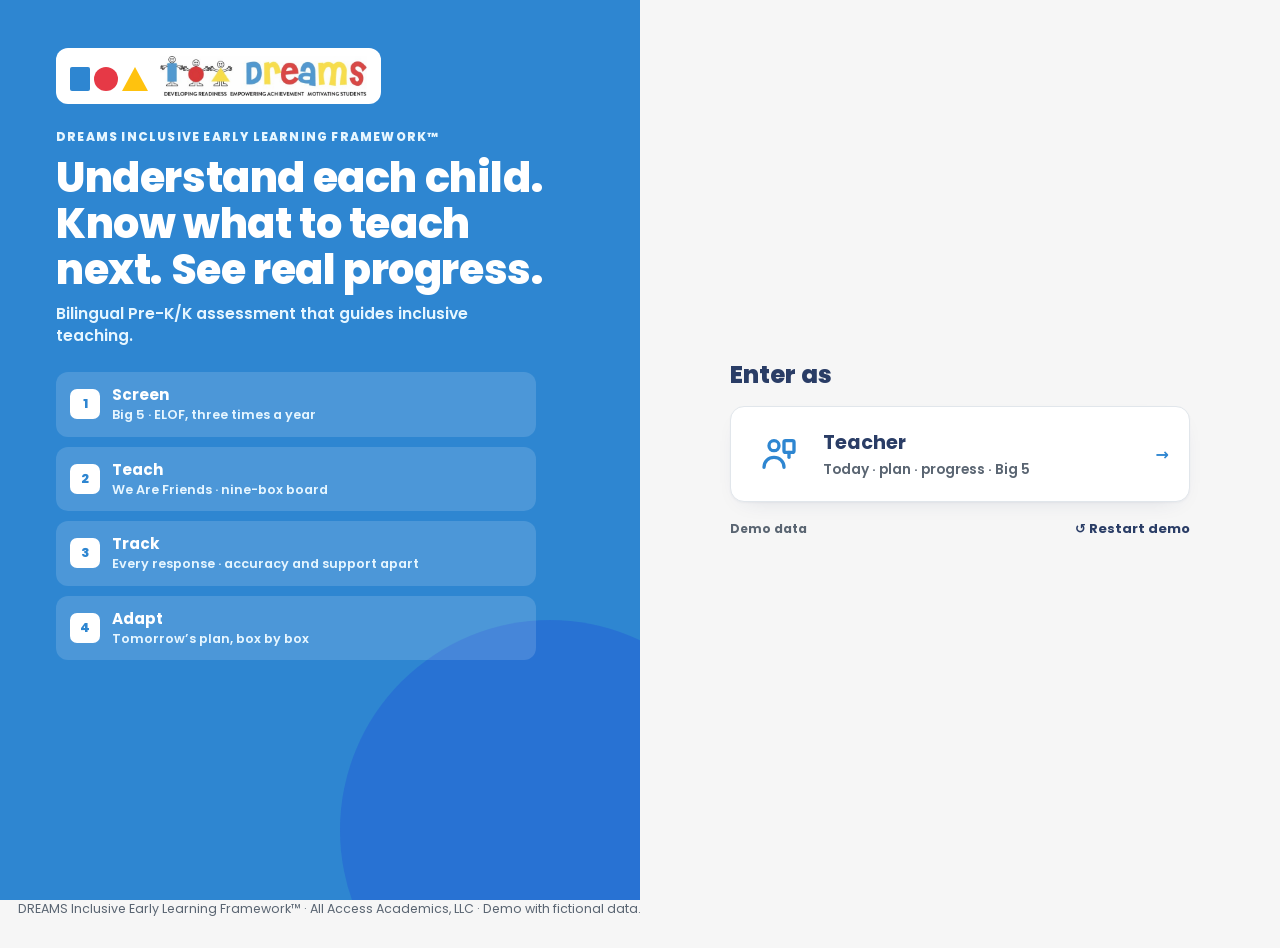
<file: site/index.html>
<!DOCTYPE html>
<html lang="es">
<head>
<meta charset="utf-8">
<meta name="viewport" content="width=device-width, initial-scale=1">
<title>DREAMS Inclusive Early Learning Framework™ · Experiencia docente · We Are Friends</title>
<link href="fonts/poppins.css" rel="stylesheet">
<style>
:root{
  --blue:#2E86D1; --blue-d:#1D4ED8; --red:#E63946; --yellow:#FFC20E; --ink:#2B2B2B; --navy:#2A3D66; --canvas:#F6F6F6; --mist:#D7E6F3; --sand:#F0E6D2; --seafoam:#A8DCC3; --apricot:#FFC191;
  --teal:#1FA594; --gold:#B8780A; --plum:#7A4FBF; --green:#3FA35B;
  --blue-soft:#E8F2FB; --teal-soft:#E3F5F2; --gold-soft:#FFF6D6; --red-soft:#FDEAEC; --plum-soft:#F0EAF9;
  --ink-2:#2A3D66; --ink-3:#5A6572; --line:#E1E6EB; --card:#fff; --bg:var(--canvas);
  --ok:#1FA594; --ok-soft:#E3F5F2; --sup:#B8780A; --sup-soft:#FFF6D6; --no:#5A6572; --no-soft:#EEF1F4;
  --s-reg:#7A4FBF; --s-reg-soft:#F0EAF9; --s-con:#2E86D1; --s-con-soft:#E8F2FB; --s-move:#1FA594; --s-move-soft:#E3F5F2;
  --r:14px; --r-sm:10px; --shadow:0 1px 2px rgba(42,61,102,.04),0 8px 24px -16px rgba(42,61,102,.25);
  --fs:1;
}
*{box-sizing:border-box;-webkit-tap-highlight-color:transparent}
html,body{margin:0;padding:0;height:100%}
body{font-family:Poppins,system-ui,sans-serif;background:var(--bg);color:var(--ink);line-height:1.45;-webkit-font-smoothing:antialiased;font-size:calc(16px*var(--fs));overscroll-behavior:none}
body.size-lg{--fs:1.14} body.size-xl{--fs:1.3}
body.contrast{--bg:#fff;--card:#fff;--line:#0f1a33;--ink:#000;--ink-2:#000;--ink-3:#222;--shadow:none;--blue-soft:#fff;--teal-soft:#fff;--gold-soft:#fff;--plum-soft:#fff;--no-soft:#fff}
body.contrast .card,body.contrast .chip,body.contrast .opt{border-width:2px}
body.motion *{transition:none!important;animation:none!important}
body.quiet{--bg:#F3F4F6}
button{font:inherit;cursor:pointer;border:0;background:none;color:inherit;min-height:44px}
button:focus-visible,[tabindex]:focus-visible{outline:3px solid var(--blue);outline-offset:2px}
h1,h2,h3,h4{margin:0;line-height:1.15}
h1{font-size:1.9em;font-weight:800;letter-spacing:-.4px} h2{font-size:1.35em;font-weight:800} h3{font-size:1.05em;font-weight:700} h4{font-size:.95em;font-weight:700}
.fred{font-weight:700}
p{margin:0}
textarea,input{font:inherit;color:var(--ink)}

/* header */
header{position:sticky;top:0;z-index:20;background:#fff;border-bottom:1px solid var(--line)}
.hwrap{max-width:1280px;margin:0 auto;padding:8px 18px;display:flex;align-items:center;gap:10px;flex-wrap:wrap}
.logo{display:flex;align-items:center;gap:12px;margin-right:auto;min-height:44px}
.logo img{height:38px;width:auto;display:block}
.logo .sub{font-size:11.5px;color:var(--ink-2);border-left:1px solid var(--line);padding-left:12px;line-height:1.3;font-weight:600;max-width:210px}
@media(max-width:900px){.logo .sub{display:none}}
.badge{font-size:11px;font-weight:700;padding:5px 10px;border-radius:999px;background:var(--gold-soft);color:var(--gold);border:1px solid #ead9b0;white-space:nowrap}
.seg{display:inline-flex;border:1px solid var(--line);border-radius:999px;overflow:hidden;background:#fff}
.seg button{padding:8px 14px;font-size:13px;font-weight:700;color:var(--ink-2);min-height:40px}
.seg button.on{background:var(--blue);color:#fff}
.icnbtn{width:44px;height:44px;border-radius:12px;background:var(--canvas);border:1px solid var(--line);display:grid;place-items:center;font-size:18px;color:var(--navy)}
.icnbtn.on{background:var(--blue);color:#fff;border-color:var(--blue)}
.hbtn{display:inline-flex;align-items:center;gap:6px;padding:8px 14px;border-radius:999px;border:1.5px solid var(--line);font-weight:600;font-size:13px;background:#fff;min-height:40px}

main{max-width:1280px;margin:0 auto;padding:18px 18px 110px}
.card{background:var(--card);border:1px solid var(--line);border-radius:var(--r);box-shadow:var(--shadow)}
.pad{padding:18px}
.row{display:flex;gap:10px;align-items:center;flex-wrap:wrap}
.grow{flex:1}
.muted{color:var(--ink-3);font-size:.88em}
.tiny{font-size:.78em}
.eyebrow{font-size:11.5px;font-weight:700;letter-spacing:.12em;text-transform:uppercase;color:var(--blue)}
.lead{color:var(--ink-2);font-size:1em;max-width:760px}
.btn{display:inline-flex;align-items:center;justify-content:center;gap:8px;padding:11px 18px;border-radius:10px;font-weight:700;font-size:1em;background:var(--blue);color:#fff;transition:transform .08s,filter .15s;min-height:48px}
.btn:active{transform:scale(.98)}
.btn.ghost{background:#fff;color:var(--ink);border:1.5px solid var(--line)}
.btn.teal{background:var(--teal)} .btn.plum{background:var(--plum)} .btn.gold{background:var(--gold)} .btn.ink{background:var(--ink)}
.btn.sm{padding:8px 14px;font-size:.88em;min-height:40px}
.btn.big{font-size:1.1em;padding:14px 24px;border-radius:12px}
.btn[disabled]{opacity:.45;cursor:not-allowed}
.chip{display:inline-flex;align-items:center;gap:5px;padding:4px 10px;border-radius:999px;font-size:.78em;font-weight:600;background:var(--no-soft);color:var(--ink-2);border:1px solid transparent;min-height:0}
.chip.blue{background:var(--blue-soft);color:#1b4f93} .chip.teal{background:var(--teal-soft);color:#0b5c50} .chip.gold{background:var(--gold-soft);color:#6a4300} .chip.plum{background:var(--plum-soft);color:var(--plum)} .chip.red{background:var(--red-soft);color:#8a1a24}
.chip.ok{background:var(--ok-soft);color:#0b5c50} .chip.sup{background:var(--sup-soft);color:#6a4300} .chip.no{background:var(--no-soft);color:var(--no)}
.toast{position:fixed;left:50%;bottom:92px;transform:translateX(-50%) translateY(16px);background:var(--ink);color:#fff;padding:12px 18px;border-radius:999px;font-size:.92em;font-weight:600;opacity:0;transition:.25s;pointer-events:none;z-index:60;max-width:90vw;text-align:center}
.toast.show{opacity:1;transform:translateX(-50%) translateY(0)}

/* teacher nav */
.tnav{display:flex;gap:4px;flex-wrap:wrap}
.tnav button{padding:8px 14px;border-radius:8px;font-weight:700;font-size:.9em;color:var(--navy);display:inline-flex;align-items:center;gap:6px;min-height:40px}
.tnav button.on{background:var(--mist);color:var(--blue)}


/* roster */
.tiles{display:grid;grid-template-columns:repeat(auto-fit,minmax(170px,1fr));gap:12px;margin-bottom:16px}
.tile{padding:14px 16px}
.tile .k{font-size:.8em;color:var(--ink-3);font-weight:600}
.tile .v{font-size:1.9em;font-weight:800;letter-spacing:-.5px;margin-top:2px;color:var(--ink);line-height:1.1}
.tile .v small{font-size:.5em;font-weight:600;color:var(--ink-3);margin-left:4px}
.roster{display:grid;grid-template-columns:repeat(auto-fill,minmax(285px,1fr));gap:12px}
.kid{text-align:left;padding:14px;border-radius:18px;background:#fff;border:1.5px solid var(--line);display:grid;grid-template-columns:48px 1fr;gap:12px;align-items:start;box-shadow:var(--shadow)}
.kid .av{width:48px;height:48px;border-radius:15px;display:grid;place-items:center;color:#fff;font-weight:800;font-size:1.1em}
.kid .nm{font-weight:800;font-size:1.05em;display:flex;align-items:center;gap:8px;flex-wrap:wrap}
.kid .nm .star{font-size:.7em;color:var(--gold);background:var(--gold-soft);border-radius:999px;padding:2px 8px;font-weight:700}
.kid .ln{font-size:.82em;color:var(--ink-2);margin:2px 0 6px}
.kid .chips{display:flex;flex-wrap:wrap;gap:4px}
.kid .mini{margin-top:8px;display:flex;align-items:center;gap:8px;font-size:.78em;color:var(--ink-3)}
.bar{height:9px;border-radius:999px;background:var(--no-soft);overflow:hidden;display:flex;flex:1;min-width:60px;gap:2px}
.bar i{display:block;height:100%}
.bar .ok{background:var(--ok)} .bar .sup{background:var(--sup)} .bar .no{background:#C9D0DC}
.legend{display:flex;gap:14px;flex-wrap:wrap;font-size:.8em;color:var(--ink-2);font-weight:600}
.legend i{display:inline-block;width:12px;height:12px;border-radius:3px;margin-right:5px;vertical-align:-1px}

/* classroom table */
.ct{width:100%;border-collapse:collapse;font-size:.84em}
.ct th{text-align:left;font-size:.7em;text-transform:uppercase;letter-spacing:.08em;color:var(--ink-3);padding:12px 10px;border-bottom:1px solid var(--line);font-weight:700;white-space:nowrap}
.ct td{padding:9px 5px;border-bottom:1px solid var(--line);vertical-align:middle;white-space:nowrap}
.ct td:first-child{white-space:normal;min-width:190px;max-width:230px}
.ct th{padding:12px 5px;font-size:.66em}
.ct .chip{font-size:.78em;padding:4px 8px}
.ct tr:last-child td{border-bottom:0}
.ct tr.live td{background:#FBFCFE}
.ct .who{display:flex;align-items:center;gap:12px}
.ct .who b{font-size:1.05em;display:block}
.pb{display:inline-block;width:42px;height:10px;border-radius:999px;background:#E6EAF2;overflow:hidden;vertical-align:middle;margin-right:8px}
.pb i{display:block;height:100%;border-radius:999px}
.pb+b{font-size:.95em}
.ct .bar{min-width:44px;max-width:60px}
.pb .g{background:var(--teal)} .pb .a{background:var(--gold)} .pb .r{background:var(--red)} .pb .b{background:var(--blue)} .pb .p{background:var(--plum)}
.ct td b{font-weight:800}
.namebtn{text-align:left;padding:4px 6px;border-radius:12px;min-height:44px;display:block;width:100%;color:var(--ink)}
.namebtn b{font-size:1.1em;display:block;color:var(--blue);text-decoration:underline;text-decoration-color:rgba(15,93,184,.35);text-underline-offset:3px}
.namebtn:active{background:var(--blue-soft)}
/* plan accordion */
.stepcard{border-radius:22px;border:2px solid var(--sc);background:#fff;margin-bottom:14px;overflow:hidden;box-shadow:var(--shadow)}
.stepcard.reg{--sc:var(--s-reg);--ss:var(--s-reg-soft)} .stepcard.con{--sc:var(--s-con);--ss:var(--s-con-soft)} .stepcard.move{--sc:var(--s-move);--ss:var(--s-move-soft)}
.stephead{display:flex;align-items:center;gap:14px;padding:14px 18px;background:var(--ss);width:100%;text-align:left}
.stephead .num{width:44px;height:44px;border-radius:50%;background:var(--sc);color:#fff;display:grid;place-items:center;font-family:Poppins,sans-serif;font-weight:700;font-size:1.3em;flex:none}
.stephead .t{font-family:Poppins,sans-serif;font-weight:700;font-size:1.35em;color:var(--sc);line-height:1.1}
.stephead .t small{display:block;font-family:Poppins,sans-serif;font-weight:600;font-size:.6em;color:var(--ink-2)}
.stephead .time{margin-left:auto;font-weight:700;color:var(--sc);background:#fff;border-radius:999px;padding:6px 12px;font-size:.85em;white-space:nowrap}
.stephead .car{font-size:1.2em;color:var(--sc);transition:transform .2s}
.stepcard.open .stephead .car{transform:rotate(180deg)}
.stepbody{display:none;padding:16px 18px 18px}
.stepcard.open .stepbody{display:block}
.acts{display:grid;gap:10px}
.act{display:grid;grid-template-columns:auto 1fr;gap:12px;align-items:start;padding:12px;border-radius:14px;background:var(--canvas);border:1px solid var(--line)}
.act .ic{width:40px;height:40px;border-radius:12px;background:#fff;display:grid;place-items:center;font-size:1.3em;border:1px solid var(--line)}
.act b{display:block;font-size:.98em}
.act .s{font-size:.86em;color:var(--ink-2);margin-top:2px}
.act .s em{color:var(--ink);font-style:italic}
.act .links{display:flex;gap:6px;flex-wrap:wrap;margin-top:8px}
.linkbtn{display:inline-flex;align-items:center;gap:6px;padding:7px 12px;border-radius:999px;background:#fff;border:1.5px solid var(--sc);color:var(--sc);font-weight:700;font-size:.82em;min-height:36px}
.dd{margin-top:12px;border:1px dashed var(--line);border-radius:14px;overflow:hidden}
.dd>button{width:100%;text-align:left;padding:10px 14px;font-weight:700;font-size:.88em;display:flex;align-items:center;gap:8px;color:var(--ink-2);background:#fff}
.dd>button .car{margin-left:auto;transition:transform .2s}
.dd.open>button .car{transform:rotate(180deg)}
.dd .ddb{display:none;padding:4px 14px 14px;font-size:.88em;color:var(--ink-2);background:#fff}
.dd.open .ddb{display:block}
.lvl{display:grid;grid-template-columns:repeat(3,1fr);gap:8px;margin-top:6px}
.lvl div{background:var(--canvas);border-radius:12px;padding:10px;font-size:.92em}
.lvl b{display:block;font-size:.8em;text-transform:uppercase;letter-spacing:.06em;color:var(--ink-3);margin-bottom:3px}
@media(max-width:700px){.lvl{grid-template-columns:1fr}}
.mats{display:flex;flex-wrap:wrap;gap:6px;margin-top:6px}
.mats span{padding:5px 10px;border-radius:10px;background:var(--canvas);border:1px solid var(--line);font-size:.84em;font-weight:600}

/* live lesson */
.live{display:grid;grid-template-columns:1.05fr .95fr;gap:16px;align-items:start}
@media(max-width:900px){.live{grid-template-columns:1fr}}
.stepper{display:flex;gap:8px;margin-bottom:14px;flex-wrap:wrap}
.stepper button{flex:1;min-width:150px;padding:10px 12px;border-radius:14px;border:2px solid var(--line);background:#fff;font-weight:700;display:flex;align-items:center;gap:10px;text-align:left;color:var(--ink-2)}
.stepper button .n{width:30px;height:30px;border-radius:50%;background:var(--canvas);display:grid;place-items:center;font-size:.85em;flex:none}
.stepper button.on{border-color:var(--sc);color:var(--sc);background:var(--ss)} .stepper button.on .n{background:var(--sc);color:#fff}
.stepper button.done .n{background:var(--teal);color:#fff}
.stepper button.reg{--sc:var(--s-reg);--ss:var(--s-reg-soft)} .stepper button.con{--sc:var(--s-con);--ss:var(--s-con-soft)} .stepper button.move{--sc:var(--s-move);--ss:var(--s-move-soft)}
.checkitem{border:1px solid var(--line);border-radius:16px;padding:12px 14px;margin-bottom:10px;background:#fff}
.checkitem .h{display:flex;align-items:center;gap:8px;flex-wrap:wrap;margin-bottom:8px}
.checkitem .h b{font-size:.95em}
.checkitem .h .cnt{margin-left:auto;font-size:.8em;color:var(--ink-3);font-weight:600}
.kgrid{display:grid;grid-template-columns:repeat(auto-fill,minmax(118px,1fr));gap:6px}
.kbtn{display:flex;align-items:center;gap:7px;padding:7px 9px;border-radius:12px;border:2px solid var(--line);background:#fff;font-weight:700;font-size:.82em;text-align:left;min-height:44px;color:var(--ink)}
.kbtn .st{width:24px;height:24px;border-radius:50%;display:grid;place-items:center;font-size:.8em;flex:none;background:var(--no-soft);color:var(--no)}
.kbtn.ok{border-color:var(--ok);background:var(--ok-soft)} .kbtn.ok .st{background:var(--ok);color:#fff}
.kbtn.sup{border-color:var(--sup);background:var(--sup-soft)} .kbtn.sup .st{background:var(--sup);color:#fff}
.kbtn.no{border-color:#B8C1D1;background:#fff} .kbtn.no .st{background:#B8C1D1;color:#fff}
.kbtn .src{margin-left:auto;font-size:.8em}
.keyrow{display:flex;gap:10px;flex-wrap:wrap;font-size:.8em;color:var(--ink-2);font-weight:600;margin:4px 0 12px}
.keyrow span{display:inline-flex;align-items:center;gap:5px}
.keyrow i{width:18px;height:18px;border-radius:50%;display:inline-grid;place-items:center;font-style:normal;font-size:.75em;color:#fff}
.content-pane{border-radius:22px;border:2px solid var(--sc);background:#fff;overflow:hidden}
.content-pane .cph{background:var(--sc);color:#fff;padding:10px 16px;font-weight:700;display:flex;align-items:center;gap:10px}
.content-pane .cph small{font-weight:500;opacity:.9}
.content-pane .cpb{padding:16px}
.content-pane.reg{--sc:var(--s-reg)} .content-pane.con{--sc:var(--s-con)} .content-pane.move{--sc:var(--s-move)}
.script{background:var(--canvas);border-left:4px solid var(--sc);border-radius:0 12px 12px 0;padding:10px 14px;font-size:.92em;margin:8px 0}
.script .es{color:var(--ink-2);font-style:italic;display:block;margin-top:2px}
.bottombar{position:fixed;left:0;right:0;bottom:0;background:#fff;border-top:1px solid var(--line);z-index:25;padding:10px 18px calc(10px + env(safe-area-inset-bottom))}
.bottombar .in{max-width:1280px;margin:0 auto;display:flex;gap:10px;align-items:center;flex-wrap:wrap}

/* word cards & book */
.wordgrid{display:grid;grid-template-columns:repeat(auto-fit,minmax(170px,1fr));gap:12px}
.wcard{border:3px solid var(--wc,var(--blue));border-radius:20px;padding:14px 12px;text-align:center;background:#fff}
.wcard .pic{font-size:3.2em;line-height:1}
.wcard .en{font-family:Poppins,sans-serif;font-weight:700;font-size:1.7em;color:var(--wc,var(--blue));margin-top:4px}
.wcard .es{font-weight:700;color:var(--ink-2)}
.wcard .g{font-size:.78em;color:var(--ink-3);margin-top:6px;line-height:1.3}
.wcard .snd{display:inline-block;margin-top:6px;font-size:.78em;font-weight:800;background:var(--canvas);border-radius:999px;padding:3px 9px}
.page{border:3px solid var(--blue);border-radius:24px;overflow:hidden;background:#fff}
.page .scene{background:linear-gradient(180deg,#CFE8FF 0,#E8F6FF 55%,#CDEBC7 55%,#B9E3B0 100%);min-height:220px;display:grid;place-items:center;font-size:4.5em;letter-spacing:.1em;position:relative}
.page .scene .pg{position:absolute;top:10px;left:14px;font-size:.25em;font-weight:800;background:#fff;border-radius:999px;padding:3px 10px;color:var(--ink)}
.page .txt{padding:16px 18px}
.page .txt .en{font-family:Poppins,sans-serif;font-size:1.35em;font-weight:600;line-height:1.3}
.page .txt .en b{color:var(--blue)}
.page .txt .es{font-size:1.02em;color:var(--ink-2);margin-top:6px;line-height:1.4}
.page .txt .es b{color:var(--red)}
.pager{display:flex;gap:8px;align-items:center;justify-content:space-between;margin-top:10px}
.wings{display:grid;gap:10px}
.wing{display:grid;grid-template-columns:auto 1fr;gap:12px;align-items:start;border:1.5px solid var(--line);border-radius:16px;padding:12px;background:#fff}
.wing .ic{width:46px;height:46px;border-radius:14px;background:var(--teal-soft);display:grid;place-items:center;font-size:1.4em}
.wing b{font-size:1em} .wing .seq{display:flex;gap:6px;flex-wrap:wrap;margin:6px 0}
.wing .seq span{padding:4px 10px;border-radius:999px;font-size:.78em;font-weight:700;color:#fff}
.wing .seq .r{background:var(--gold)} .wing .seq .m{background:var(--teal)} .wing .seq .s{background:var(--red)}
.wing .meta{font-size:.82em;color:var(--ink-2)}
.fn{display:grid;grid-template-columns:1fr 1fr;gap:14px;max-width:560px;margin:0 auto}
.fn .pocket{border:3px dashed var(--blue);border-radius:20px;padding:14px;text-align:center;min-height:150px;display:flex;flex-direction:column;align-items:center;justify-content:center;gap:8px}
.fn .pocket .lab{font-family:Poppins,sans-serif;font-weight:700;font-size:1.3em;color:var(--blue)}
.fn .pocket .lab.red{color:var(--red)}
.fn .pocket .av{width:64px;height:64px;border-radius:20px;display:grid;place-items:center;color:#fff;font-weight:800;font-size:1.4em}
.poster{display:flex;gap:10px;justify-content:center;margin-top:12px}
.poster span{flex:1;text-align:center;border-radius:14px;padding:10px;font-weight:800;color:#fff;font-size:.9em}

/* big 5 screening */
.b5grid{width:100%;border-collapse:separate;border-spacing:4px;font-size:.86em}
.b5grid th{font-weight:700;color:var(--ink-3);font-size:.76em;padding:4px;text-align:center;vertical-align:bottom;line-height:1.2}
.b5grid th:first-child,.b5grid td:first-child{text-align:left;white-space:nowrap;font-weight:700;padding-left:4px}
.b5grid td{text-align:center;padding:0}
.b5grid td button{width:100%;height:40px;border-radius:10px;font-weight:800;min-height:40px;display:grid;place-items:center;line-height:1}
.b5grid td button small{font-size:.62em;font-weight:600;opacity:.85}
.lv1{background:#EAF0FA;color:#1b4f93} .lv2{background:#BFD4F2;color:#143c73} .lv3{background:#6F9BDA;color:#fff} .lv4{background:#0F5DB8;color:#fff} .lv0{background:var(--canvas);color:#B8C1D1}
.b5dots{display:inline-flex;gap:3px;vertical-align:middle}
.b5dots i{width:12px;height:12px;border-radius:3px;display:inline-block}
.domcard{border:1.5px solid var(--line);border-radius:18px;background:#fff;margin-bottom:12px;overflow:hidden}
.domcard .dh{display:flex;align-items:center;gap:12px;padding:12px 16px;background:var(--canvas)}
.domcard .dh .n{min-width:40px;height:34px;padding:0 7px;border-radius:10px;background:var(--blue);color:#fff;display:grid;place-items:center;font-weight:800;font-size:.78em;letter-spacing:.02em}
.domcard .dh b{font-size:1em} .domcard .dh small{display:block;color:var(--ink-3);font-weight:600;font-size:.78em}
.domcard .dh .lvchip{margin-left:auto}
.ind{display:grid;grid-template-columns:1fr auto;gap:10px;align-items:center;padding:10px 16px;border-top:1px dashed var(--line)}
.ind .q{font-size:.92em} .ind .q small{display:block;color:var(--ink-3);font-size:.8em}
.ind .st4{display:flex;gap:4px;flex-wrap:wrap}
.st4 button{min-height:40px;padding:6px 10px;border-radius:10px;border:2px solid var(--line);font-weight:700;font-size:.8em;background:#fff;color:var(--ink-2)}
.st4 button.obs.on{border-color:var(--ok);background:var(--ok-soft);color:#0b5c50} .st4 button.emg.on{border-color:var(--sup);background:var(--sup-soft);color:#6a4300} .st4 button.not.on{border-color:#B8C1D1;background:#F3F5F9;color:var(--no)} .st4 button.nop.on{border-color:var(--plum);background:var(--plum-soft);color:var(--plum)}
.st4 button.lg{font-size:.74em;padding:6px 8px;min-height:34px} .st4 button.lg.on{border-color:var(--blue);background:var(--blue-soft);color:#1b4f93}
@media(max-width:760px){.ind{grid-template-columns:1fr}}
/* kid strip + year progress */
.kidstrip{display:flex;gap:8px;overflow-x:auto;padding:4px 2px 10px;scroll-snap-type:x proximity;-webkit-overflow-scrolling:touch}
.kchip .av{border-radius:50%}
.kchip{flex:none;scroll-snap-align:start;display:grid;justify-items:center;gap:4px;width:112px;padding:10px 6px;border-radius:18px;border:2px solid var(--line);background:#fff;font-size:.86em;min-height:0}
.kchip b{font-size:.95em;white-space:nowrap}
.kchip.on{border-color:var(--blue);background:var(--blue-soft);box-shadow:0 0 0 3px rgba(15,93,184,.12)}
.progrid{display:grid;grid-template-columns:repeat(auto-fit,minmax(300px,1fr));gap:12px}
.procard{border:1.5px solid var(--line);border-radius:16px;padding:12px 14px;background:#fff}
/* ELOF screener form */

.domcard .dh .n{min-width:58px}
.domcard .dh .grow{min-width:0}
.domcard .dh .chip.ghost{white-space:nowrap;flex:none}
.rec-h.sfhead .av{width:52px!important;height:52px!important;border-radius:50%!important;font-size:1.2em!important}
.sfbtns{display:grid;grid-template-columns:1fr 1fr;gap:6px;margin-top:12px}
.sfbtns .hbtn{min-height:38px;padding:6px 10px;font-size:.84em;justify-content:center;white-space:nowrap}
.sfbtns .wide{grid-column:1/-1}
.sfb5{margin-top:14px;border-top:1px solid var(--line);padding-top:10px}
.sfh{font-size:.72em;font-weight:800;letter-spacing:.06em;text-transform:uppercase;color:var(--ink-3);margin-bottom:6px}
.sfrow{display:grid;grid-template-columns:1fr auto;align-items:center;gap:8px;padding:5px 0;border-bottom:1px solid #F0F2F5;font-size:.8em;font-weight:600;color:var(--navy)}
.sfrow:last-child{border-bottom:0}
.sfrow .sfn{display:flex;align-items:center;gap:6px;min-width:0;line-height:1.25}
.sfrow .chip{align-self:center;min-height:0;padding:3px 9px;font-size:.9em;white-space:nowrap}
.sflegend{margin-top:12px;border-style:solid;border-color:var(--line);background:#fff}
.sflegend p{margin:8px 0 0;line-height:1.45;font-size:.92em}
.sfsc{display:flex;gap:6px;flex-wrap:wrap}
.sfsc .chip{background:var(--canvas);color:var(--navy);border:1px solid var(--line);font-size:.82em}


.ptr{display:grid;grid-template-columns:120px 1fr;gap:10px;align-items:center;margin:6px 0}
.ptl{font-size:.86em;font-weight:700;color:var(--navy)}
.ptrack{height:28px;border-radius:999px;background:#E6EAF2;overflow:hidden}
.ptrack i{display:flex;align-items:center;justify-content:flex-end;height:100%;border-radius:999px;background:var(--blue);padding:0 10px;min-width:56px}
.ptrack b{color:#fff;font-size:.82em;font-weight:800}
.kface{flex:none;border-radius:50%;display:block}
.advl{display:grid;gap:10px}
.adv{display:flex;gap:12px;align-items:flex-start;border:1.5px solid var(--line);border-radius:16px;padding:12px 14px;background:#fff}
.advn{flex:none;width:30px;height:30px;border-radius:50%;background:var(--navy);color:#fff;display:grid;place-items:center;font-weight:800;font-size:.85em}
.adv p{margin:4px 0 8px;font-size:.95em}
.because{display:flex;flex-wrap:wrap;gap:6px;align-items:center}
.because .bl{font-size:.7em;font-weight:800;letter-spacing:.06em;text-transform:uppercase;color:var(--ink-3)}
.datachip{font-size:.76em;font-weight:600;background:var(--mist);color:var(--navy);border-radius:999px;padding:4px 10px}
.screen-grid{display:grid;grid-template-columns:300px 1fr;gap:16px;align-items:start}
@media(max-width:900px){.screen-grid{grid-template-columns:1fr}}
.side{position:sticky;top:76px;display:grid;gap:12px}
@media(max-width:900px){.side{position:static}}
.note{background:var(--canvas);border:1px dashed var(--blue);border-radius:16px;padding:12px 16px;font-size:.86em;color:var(--ink-2)}
.note b{color:var(--ink)}
.domcard .dh .chip.ghost{color:var(--ink-2);font-weight:700}
.sitem{padding:14px 16px;border-top:1px dashed var(--line)}
.rub3{display:grid;grid-template-columns:repeat(3,1fr);gap:8px;margin-bottom:10px}
.rb{border:2px solid var(--line);background:#fff;border-radius:12px;padding:10px 12px;text-align:left;font-size:.84em;line-height:1.3;color:var(--ink-2);min-height:64px}
.rb b{display:block;color:var(--ink);font-size:.95em;margin-bottom:2px}
.rb.on.s0{border-color:#8A94A6;background:#F3F5F9}.rb.on.s1{border-color:var(--sup);background:var(--sup-soft)}.rb.on.s2{border-color:var(--ok);background:var(--ok-soft)}
.meta3{display:grid;grid-template-columns:1.4fr 1.3fr 1fr;gap:10px;align-items:start}
@media(max-width:760px){.meta3{grid-template-columns:1fr}.rub3{grid-template-columns:1fr}}
.meta3 .lab{font-size:.68em;letter-spacing:.08em;text-transform:uppercase;color:var(--ink-3);font-weight:800;display:block;margin-bottom:4px}
.grp{display:flex;gap:4px;flex-wrap:wrap}
.sg{border:1.5px solid var(--line);background:#fff;border-radius:10px;padding:6px 10px;font-weight:700;font-size:.8em;color:var(--ink-2);white-space:nowrap;min-height:38px}
.sg b{font-weight:800;color:var(--ink)}
.sg.on{background:var(--ink);border-color:var(--ink);color:#fff} .sg.on b{color:#fff}
.snote{width:100%;margin-top:10px;font-size:.88em;padding:9px 12px;border:1.5px solid var(--line);border-radius:10px;background:#fff}
/* results */
.itembar{display:grid;grid-template-columns:230px 1fr 92px;gap:12px;align-items:center;padding:9px 0;border-bottom:1px dashed var(--line)}
.itembar:last-child{border-bottom:0}
.itembar .lab{font-weight:600;font-size:.92em} .itembar .lab small{display:block;color:var(--ink-3);font-weight:500;font-size:.8em}
.itembar .bar{height:16px}
.itembar .n{font-size:.86em;font-weight:700;text-align:right;color:var(--ink-2)}
@media(max-width:700px){.itembar{grid-template-columns:1fr;gap:4px} .itembar .n{text-align:left}}
.heat{width:100%;border-collapse:separate;border-spacing:3px;font-size:.82em}
.heat th{font-weight:700;color:var(--ink-3);font-size:.78em;padding:4px 2px;text-align:center;vertical-align:bottom}
.heat th:first-child,.heat td:first-child{text-align:left;white-space:nowrap;font-weight:700;padding-left:4px}
.heat td{text-align:center;padding:0}
.heat td button{width:100%;height:36px;border-radius:9px;font-weight:800;font-size:.9em;min-height:36px}
.heat .c-ok{background:var(--ok-soft);color:#0b5c50} .heat .c-sup{background:var(--sup-soft);color:#6a4300} .heat .c-no{background:#fff;color:var(--no);border:1.5px solid #D5DBE6} .heat .c-x{background:var(--canvas);color:#B8C1D1}
.patterns{display:grid;gap:8px}
.pat{display:grid;grid-template-columns:auto 1fr;gap:12px;align-items:start;padding:12px 14px;border-radius:14px;background:var(--canvas);border:1px solid var(--line)}
.pat .ic{width:36px;height:36px;border-radius:12px;display:grid;place-items:center;background:#fff;border:1px solid var(--line);font-size:1.1em}
.pat b{display:block;font-size:.95em} .pat span{font-size:.86em;color:var(--ink-2)}
.cta{border-radius:22px;padding:22px;background:linear-gradient(135deg,var(--ink),#2d3f85);color:#fff;display:flex;gap:16px;align-items:center;flex-wrap:wrap;margin-top:18px}
.cta h2{color:#fff;font-size:1.5em} .cta p{opacity:.9;font-size:.95em}

/* tomorrow */
.plan2{display:grid;grid-template-columns:1fr 1fr;gap:14px}
@media(max-width:900px){.plan2{grid-template-columns:1fr}}
.pline{display:grid;grid-template-columns:auto 1fr;gap:10px;align-items:start;padding:9px 10px;border-radius:12px;font-size:.92em;line-height:1.4}
.pline.chg{background:var(--gold-soft);border:1px solid #ead9b0}
.pline.new{background:var(--teal-soft);border:1px solid #bfe3d2}
.pline .m{width:22px;height:22px;border-radius:50%;display:grid;place-items:center;font-size:.72em;font-weight:800;background:var(--canvas);color:var(--ink-3);flex:none;margin-top:1px}
.pline.chg .m{background:var(--gold);color:#fff} .pline.new .m{background:var(--teal);color:#fff}
.pline .why{display:block;font-size:.8em;color:var(--ink-3);margin-top:3px}
.pline textarea{width:100%;border:1.5px solid var(--line);border-radius:10px;padding:8px 10px;font-size:.95em;min-height:70px;resize:vertical;background:#fff}
.groups{display:grid;grid-template-columns:repeat(auto-fit,minmax(240px,1fr));gap:12px}
.group{padding:14px;border-radius:16px;border-top:6px solid var(--gc);background:#fff;border:1px solid var(--line);border-top-width:6px}
.group h4{font-size:1em;margin-bottom:4px} .group .kids{display:flex;flex-wrap:wrap;gap:5px;margin:8px 0}
.group .what{font-size:.86em;color:var(--ink-2)}

/* record */
.rec-h{display:grid;grid-template-columns:auto 1fr auto;gap:16px;align-items:center}
.rec-h .av{width:72px;height:72px;border-radius:22px;display:grid;place-items:center;color:#fff;font-weight:800;font-size:1.8em}
.kv{display:grid;grid-template-columns:repeat(auto-fit,minmax(170px,1fr));gap:10px}
.kv div{background:var(--canvas);border-radius:12px;padding:10px 12px}
.kv .k{font-size:.72em;color:var(--ink-3);font-weight:700;text-transform:uppercase;letter-spacing:.06em}
.kv .v{font-weight:700;font-size:.95em;margin-top:2px}
.rt{width:100%;border-collapse:collapse;font-size:.9em}
.rt th{text-align:left;font-size:.72em;text-transform:uppercase;letter-spacing:.06em;color:var(--ink-3);padding:8px;border-bottom:1px solid var(--line)}
.rt td{padding:9px 8px;border-bottom:1px solid var(--line);vertical-align:middle}
.rt tr:last-child td{border-bottom:0}
.prog{display:grid;grid-template-columns:120px 1fr;gap:10px;align-items:center;font-size:.9em;padding:6px 0}
.prog .bar{height:14px}

/* learner */
.learn{max-width:980px;margin:0 auto}
.av{display:grid;place-items:center;color:#fff;font-weight:800;width:40px;height:40px;border-radius:12px;flex:none}
.lbar{display:flex;align-items:center;gap:10px;flex-wrap:wrap;margin-bottom:12px}
.progress{flex:1;height:12px;border-radius:999px;background:#E6EAF2;overflow:hidden;min-width:120px}
.progress i{display:block;height:100%;background:var(--blue);transition:width .3s}
.sched{display:flex;gap:8px;flex-wrap:wrap;justify-content:center;margin:4px 0 14px}
.sched .s{display:flex;align-items:center;gap:8px;padding:8px 14px;border-radius:999px;background:#fff;border:2px solid var(--line);font-weight:700;font-size:.9em;color:var(--ink-3)}
.sched .s.done{border-color:var(--teal);color:var(--teal)} .sched .s.now{border-color:var(--blue);background:var(--blue-soft);color:var(--ink)}
.sched .s small{display:block;font-weight:500;font-size:.78em}
.whybox{display:flex;gap:10px;align-items:flex-start;background:var(--gold-soft);border:1px solid #ead9b0;border-radius:14px;padding:10px 14px;font-size:.86em;color:#5a4300;margin-bottom:14px}
.whybox b{color:#3f2e00}
.task{text-align:center;padding:10px 0}
.task .visual{font-size:5.5em;line-height:1;margin:4px 0 8px}
.task .prompt{font-size:1.8em;font-weight:800;letter-spacing:-.3px;margin:4px 0 4px;color:var(--ink);font-family:Poppins,sans-serif}
.task .prompt u{text-decoration-color:#FFDD15;text-decoration-thickness:5px}
.task .bi{font-size:1.05em;color:var(--ink-2);margin-bottom:12px}
.speak{display:inline-flex;align-items:center;gap:8px;padding:10px 18px;border-radius:999px;background:var(--plum-soft);color:var(--plum);font-weight:700;margin:4px 0 14px}
.opts{display:grid;grid-template-columns:repeat(var(--n,3),1fr);gap:14px;max-width:780px;margin:0 auto}
.opt{background:#fff;border:3px solid var(--line);border-radius:26px;padding:20px 10px;font-size:3.4em;line-height:1;font-weight:800;min-height:150px;display:grid;place-items:center;color:var(--ink);transition:transform .08s,border-color .15s,background .15s}
.opt .lbl{font-size:.3em;font-weight:700;margin-top:10px;color:var(--ink-2);line-height:1.2;font-family:Poppins,sans-serif}
.opt.ok{border-color:var(--ok);background:var(--ok-soft)} .opt.no{border-color:var(--red);background:var(--red-soft)} .opt.hint{border-color:var(--blue);background:var(--blue-soft);box-shadow:0 0 0 6px rgba(15,93,184,.2)}
body.big .opt{min-height:200px;font-size:4.4em;border-width:4px} body.big .task .prompt{font-size:2.2em}
.fb{font-size:1.3em;font-weight:800;min-height:34px;margin-top:14px;font-family:Poppins,sans-serif}
.helprow{display:flex;gap:10px;justify-content:center;flex-wrap:wrap;margin-top:14px}
.aac{margin:14px auto 0;max-width:760px;border:3px solid var(--plum);border-radius:20px;padding:12px;background:#fff}
.aac .t{font-size:.78em;font-weight:800;letter-spacing:.08em;text-transform:uppercase;color:var(--plum);margin-bottom:8px;display:flex;align-items:center;gap:8px}
.aacgrid{display:grid;grid-template-columns:repeat(auto-fit,minmax(96px,1fr));gap:8px}
.aacbtn{border:2px solid var(--line);border-radius:14px;padding:8px 4px;display:grid;justify-items:center;gap:4px;font-weight:700;font-size:.8em;background:#fff;min-height:84px;color:var(--ink)}
.aacbtn span{font-size:2em;line-height:1}
.aacbtn.sel{border-color:var(--plum);background:var(--plum-soft)}
.breath{width:150px;height:150px;border-radius:50%;background:var(--blue-soft);border:4px solid var(--blue);margin:10px auto;display:grid;place-items:center;font-size:2.2em;font-weight:800;color:var(--blue);transition:transform 3s ease-in-out;font-family:Poppins,sans-serif}
.breath.in{transform:scale(1.35)}
.seqbtns{display:flex;gap:12px;justify-content:center;flex-wrap:wrap;margin-top:10px}
.seqbtn{min-width:150px;padding:18px 16px;border-radius:22px;color:#fff;font-weight:800;font-size:1.3em;font-family:Poppins,sans-serif;opacity:.5;display:grid;justify-items:center;gap:4px}
.seqbtn span{font-size:2em;line-height:1}
.seqbtn.r{background:var(--gold)} .seqbtn.m{background:var(--teal)} .seqbtn.s{background:var(--red)}
.seqbtn.now{opacity:1;box-shadow:0 0 0 6px rgba(27,43,89,.15)} .seqbtn.did{opacity:1}
.timer{height:8px;border-radius:999px;background:#E6EAF2;max-width:420px;margin:12px auto 0;overflow:hidden}
.timer i{display:block;height:100%;background:var(--blue);width:100%;transition:width linear}
.feelgrid{display:grid;grid-template-columns:repeat(5,1fr);gap:10px;max-width:760px;margin:0 auto}
@media(max-width:640px){.feelgrid{grid-template-columns:repeat(3,1fr)}}
.summary{display:grid;grid-template-columns:repeat(auto-fit,minmax(200px,1fr));gap:10px}
.summary div{background:var(--canvas);border-radius:14px;padding:12px}
.summary b{display:block;font-size:.8em;color:var(--ink-3);text-transform:uppercase;letter-spacing:.06em}
.summary span{font-weight:700}

/* overlay */
.ovl{position:fixed;inset:0;background:rgba(2,26,67,.55);display:none;z-index:40;padding:14px;overflow:auto}
.ovl.show{display:block}
.ovl .box{max-width:1000px;margin:10px auto 40px;background:var(--bg);border-radius:24px;padding:18px;position:relative}
.ovl .close{position:sticky;top:0;float:right;background:var(--ink);color:#fff;border-radius:999px;padding:8px 16px;font-weight:700;z-index:2;min-height:40px}
.panel{position:fixed;right:14px;top:66px;width:min(380px,calc(100vw - 28px));max-height:calc(100vh - 90px);overflow:auto;background:#fff;border:1px solid var(--line);border-radius:18px;box-shadow:0 20px 50px -20px rgba(2,26,67,.4);padding:16px;z-index:50;display:none}
.panel.show{display:block}
.panel .sec{margin-top:12px;padding-top:12px;border-top:1px dashed var(--line)}
.panel .h{font-size:.72em;text-transform:uppercase;letter-spacing:.08em;color:var(--ink-3);font-weight:700;margin-bottom:6px}
.toggle{display:flex;align-items:center;gap:10px;cursor:pointer;font-size:.92em;font-weight:600;padding:7px 0}
.toggle input{width:44px;height:26px;appearance:none;background:#d7dde8;border-radius:999px;position:relative;cursor:pointer;transition:.2s;flex:none;margin:0}
.toggle input::after{content:"";position:absolute;top:3px;left:3px;width:20px;height:20px;border-radius:50%;background:#fff;transition:.2s}
.toggle input:checked{background:var(--blue)} .toggle input:checked::after{left:21px}
.toggle small{display:block;font-weight:500;color:var(--ink-3);font-size:.84em}
footer{max-width:1280px;margin:0 auto;padding:0 18px 30px;font-size:.78em;color:var(--ink-3)}

/* ---------- app shell (mockup header) ---------- */
#hdr{position:sticky;top:0;z-index:20;background:#fff;border-bottom:1px solid var(--line)}
.shell{max-width:1280px;margin:0 auto;padding:0 16px;min-height:64px;display:flex;align-items:center;gap:12px;flex-wrap:nowrap}
.tnav{flex-wrap:nowrap;overflow:auto;min-width:0}
@media(max-width:1180px){#hdr .badge{display:none}.tnav button{padding:8px 10px;font-size:.84em}}
@media(max-width:860px){.shell{flex-wrap:wrap;padding:8px 12px}}
.brand{display:flex;align-items:center;gap:10px;min-height:44px;padding:0}
.brand img{height:34px;width:auto;display:block}
.shapes{display:flex;align-items:flex-end;gap:3px;height:22px}
.shapes i{display:block}.shapes .sq{width:14px;height:18px;background:var(--blue);border-radius:2px}.shapes .ci{width:18px;height:18px;background:var(--red);border-radius:50%}.shapes .tr{width:0;height:0;border-left:10px solid transparent;border-right:10px solid transparent;border-bottom:18px solid var(--yellow)}
.shapes.lg{height:30px;gap:4px}.shapes.lg .sq{width:20px;height:24px}.shapes.lg .ci{width:24px;height:24px}.shapes.lg .tr{border-left-width:13px;border-right-width:13px;border-bottom-width:24px}
.modetag{font-size:12px;font-weight:800;letter-spacing:.08em;text-transform:uppercase;color:var(--navy);padding:4px 10px;border-radius:6px;background:var(--canvas);border:1px solid var(--line)}
.hright{margin-left:auto;display:flex;align-items:center;gap:8px}
.seg button.on{background:var(--blue)}
.icnbtn{border-radius:10px}
.ghostlink{font-weight:700;color:var(--navy);font-size:13px;padding:8px 10px;min-height:40px}
main{padding-top:20px}
/* sign in */
.login{display:flex;flex-wrap:wrap;min-height:calc(100vh - 0px)}
.login .left{flex:1 1 480px;background:var(--blue);color:#fff;padding:48px 56px;display:flex;flex-direction:column;gap:24px;position:relative;overflow:hidden}
.login .left::after{content:"";position:absolute;right:-120px;bottom:-140px;width:420px;height:420px;border-radius:50%;background:var(--blue-d);opacity:.35}
.login .left>*{position:relative;z-index:1}
.login .logo-card{display:inline-flex;align-items:center;gap:12px;background:#fff;border-radius:12px;padding:8px 14px;width:max-content}
.login .logo-card img{height:40px;display:block}
.login .kicker{font-size:12px;font-weight:800;letter-spacing:1.2px;text-transform:uppercase;color:#E6F6FF}
.login h1{font-size:clamp(1.9em,3.4vw,2.6em);line-height:1.1;font-weight:800;max-width:520px}
.login .lead{color:#E6F6FF;font-weight:600;max-width:480px;font-size:.98em}
.cyc4{display:grid;gap:10px;max-width:480px}
.cyc4 div{display:flex;align-items:center;gap:12px;background:rgba(255,255,255,.14);border-radius:12px;padding:12px 14px;font-weight:700;font-size:.95em}
.cyc4 .n{width:30px;height:30px;border-radius:7px;background:#fff;color:var(--blue);display:grid;place-items:center;font-weight:800;font-size:.85em;flex:none}
.cyc4 small{display:block;font-weight:600;color:#E6F6FF;font-size:.84em}
.login .right{flex:1 1 480px;display:flex;align-items:center;justify-content:center;padding:48px 40px;background:var(--canvas)}
.rolecard{width:100%;max-width:460px;display:flex;flex-direction:column;gap:14px}
.rolecard .top{display:flex;align-items:center;justify-content:space-between;gap:10px;margin-bottom:4px}
.rolecard h2{color:var(--navy);font-size:1.5em}
.role{display:grid;grid-template-columns:56px 1fr auto;align-items:center;gap:16px;text-align:left;background:#fff;border:1px solid var(--line);border-radius:14px;padding:18px 20px;min-height:96px;box-shadow:var(--shadow);transition:transform .08s,border-color .15s}
.role:active{transform:scale(.99)} .role:hover{border-color:var(--blue)}
.role .ic{width:56px;height:56px;display:grid;place-items:center}
.role b{font-size:1.2em;color:var(--navy);display:block}
.role small{color:var(--ink-3);font-weight:600;font-size:.86em}
.role .go{font-weight:800;color:var(--blue)}
.rolecard .foot{display:flex;justify-content:space-between;font-size:12px;font-weight:700;color:var(--ink-3);padding-top:4px}
svg.ico{vertical-align:-3px;display:inline-block}
.chip svg.ico{vertical-align:-2px}
/* roster v2 */
.rtiles{display:grid;grid-template-columns:repeat(4,minmax(150px,1fr)) minmax(220px,1.4fr) auto;gap:12px;align-items:stretch}
@media(max-width:1000px){.rtiles{grid-template-columns:1fr 1fr}}
.rtiles .st5{padding:12px 16px;gap:12px}
.rtiles .st5 b{font-size:1.5em;display:block;line-height:1.05}
.rtiles .st5 small{font-weight:600;color:var(--ink-2);font-size:.86em}
.search{display:flex;align-items:center;gap:10px;background:#fff;border:1.5px solid var(--line);border-radius:999px;padding:0 16px;color:var(--ink-3)}
.search input{border:0;outline:0;background:transparent;flex:1;font:inherit;font-size:.95em;min-width:0;min-height:44px}
.fchip{display:inline-flex;align-items:center;gap:6px;padding:8px 14px;border-radius:999px;border:1.5px solid var(--line);background:#fff;font-weight:700;font-size:.86em;color:var(--navy);min-height:40px}
.fchip b{color:var(--ink-3);font-weight:800}
.fchip.on{border-color:var(--navy);background:var(--navy);color:#fff} .fchip.on b{color:#fff}
.fchip.gold.on{background:#B8780A;border-color:#B8780A} .fchip.blue.on{background:var(--blue);border-color:var(--blue)} .fchip.teal.on{background:var(--teal);border-color:var(--teal)}
.ct tr.click{cursor:pointer} .ct tr.click:active td{background:var(--canvas)}
.rt2 td{padding:12px 10px}
.rt2 td:first-child{min-width:230px}
.b5bars{display:inline-flex;gap:8px}
.b5bars i{display:inline-block;width:56px;height:10px;border-radius:999px;background:#E6EAF2;overflow:hidden}
.b5bars i b{display:block;height:100%;border-radius:999px;background:var(--c)}
.tagchip{display:inline-flex;align-items:center;gap:6px;padding:6px 12px;border-radius:999px;background:var(--bg);color:var(--c);font-weight:700;font-size:.84em;white-space:nowrap}
/* page hero (slim) */
.hero2.slim{grid-template-columns:1fr auto;padding:18px 26px;gap:16px;align-items:center}
.hero2.slim h1{font-size:1.9em}
.hero2 .hright2{display:flex;gap:10px;align-items:center;flex-wrap:wrap;justify-content:flex-end;padding-right:110px}
.hero2 .seg{background:#fff}
.av.big{width:64px;height:64px;border-radius:18px;font-size:1.5em}
.thb{min-height:0;padding:0;font:inherit;font-weight:700;color:var(--ink-3);text-transform:uppercase;letter-spacing:.08em;font-size:1em;white-space:nowrap}
.thb.on{color:var(--blue)}
.ct th:first-child,.ct td:first-child{position:sticky;left:0;background:#fff;z-index:1;box-shadow:1px 0 0 var(--line)}
.ct tr.live td:first-child{background:#FBFCFE}
.part.chg{border-color:var(--sup);background:#FFFCF2} .part.new{border-color:var(--ok);background:#F4FBF9}
.part .adj{margin-bottom:12px;padding:10px 12px;border-radius:10px;background:#fff;border:1px dashed var(--line)}
.part .adj h4{font-size:.95em;color:var(--navy);margin-bottom:6px}
.part .adj .lines{display:grid;gap:6px}
.part .adj .ln{display:grid;grid-template-columns:auto 1fr;gap:8px;font-size:.92em;line-height:1.4}
.part .adj .ln .m{width:20px;height:20px;border-radius:50%;display:grid;place-items:center;font-size:.7em;font-weight:800;background:var(--canvas);color:var(--ink-3);margin-top:1px}
.part .adj .ln.chg .m{background:var(--sup);color:#fff} .part .adj .ln.new .m{background:var(--ok);color:#fff}
.part .adj .why{font-size:.8em;color:var(--ink-3);display:block}
.part .adj textarea{width:100%;border:1.5px solid var(--line);border-radius:10px;padding:8px 10px;min-height:60px;resize:vertical;font-size:.95em}
/* today · command center */
.hero2{position:relative;overflow:hidden;background:linear-gradient(120deg,#1E2F55,var(--navy) 55%,#33508A);color:#fff;border-radius:18px;padding:22px 26px;display:grid;grid-template-columns:1.1fr 1.4fr .8fr;gap:22px;align-items:center;margin-bottom:14px}
@media(max-width:980px){.hero2{grid-template-columns:1fr}}
.hero2 h1{font-size:2.3em;font-weight:800;letter-spacing:-.5px;line-height:1}
.hero2 .spark{color:var(--yellow);font-size:.6em;vertical-align:top}
.hero2 p{color:#D7E6F3;font-weight:600;margin-top:6px}
.hero2 .hk{font-size:.8em;font-weight:800;letter-spacing:.08em;text-transform:uppercase;color:#D7E6F3;margin-bottom:8px}
.hero2 .hsplit{border-left:1px solid rgba(255,255,255,.18);padding-left:22px;display:grid;gap:8px}
.hero2 .hb{display:flex;align-items:center;gap:10px;padding:10px 14px;border:1.5px solid rgba(255,255,255,.55);border-radius:10px;color:#fff;font-weight:700;text-align:left;min-height:44px;background:rgba(255,255,255,.06)}
.hero2 .hb:active{background:rgba(255,255,255,.18)}
.btn.red{background:var(--red)} .btn.white{background:#fff;color:var(--navy)}
.hero2>*{position:relative;z-index:1}
.hero2 .hdeco{position:absolute;right:18px;top:14px;opacity:.9;pointer-events:none}
.hero2::after{content:"";position:absolute;right:-80px;bottom:-120px;width:280px;height:280px;border-radius:50%;background:#2E86D1;opacity:.25;pointer-events:none;z-index:0}
.stats5{display:grid;grid-template-columns:repeat(4,1fr) 1.3fr;gap:12px;margin-bottom:16px}
@media(max-width:980px){.stats5{grid-template-columns:1fr 1fr}}
.st5{display:flex;gap:12px;align-items:center;background:var(--tb,#fff);border-radius:14px;padding:12px 14px;border:2px solid var(--tcd,var(--line))}
.st5>svg{flex:none}
.st5 small{display:block;font-weight:700;color:var(--navy);font-size:.82em}
.st5 b{font-size:1.4em;color:var(--ink);line-height:1.1} .st5 b em{font-style:normal;font-size:.6em;color:var(--ink-3);font-weight:600}
.st5.clsl{display:block;background:#fff}
.piewrap{display:flex;align-items:center;gap:14px;margin-top:4px}
.piewrap svg{flex:none}
.pieleg{display:grid;gap:4px;font-size:.82em;font-weight:600;color:var(--navy)}
.pieleg div{display:flex;align-items:center;gap:7px}
.pieleg i{width:11px;height:11px;border-radius:50%;display:inline-block;flex:none}
.pieleg b{margin-left:auto;padding-left:8px;font-weight:800}
.lhead{display:flex;gap:16px;align-items:center;flex-wrap:wrap}
.cover{width:132px;height:132px;border-radius:16px;object-fit:cover;flex:none;box-shadow:var(--shadow)}
.segbar{display:inline-flex;gap:4px} .segbar i{width:26px;height:8px;border-radius:999px;background:#E1E6EB} .segbar i.on{background:var(--bc)}
.part{border:1.5px solid var(--line);border-radius:12px;background:#fff;margin-bottom:8px;overflow:hidden}
.part.open{border-color:var(--bc)}
.part .ph{width:100%;display:flex;align-items:center;gap:12px;padding:10px 14px;text-align:left;min-height:52px}
.part.open .ph{background:var(--bl)}
.part .pn{width:32px;height:32px;border-radius:9px;background:var(--bc);color:#fff;display:grid;place-items:center;font-weight:800;font-size:.9em;flex:none}
.part .ph b{font-size:1.05em;color:var(--ink)}
.part .pm{color:var(--ink-3);font-weight:600;font-size:.86em}
.part .ps{margin-left:auto;font-size:.8em;font-weight:700;color:var(--teal)} .part .ps.done{color:var(--teal)}
.part .car{color:var(--ink-3);transition:transform .2s} .part.open .car{transform:rotate(180deg)}
.pb2{padding:12px 16px 14px}
.pcols{display:grid;grid-template-columns:1.2fr 1fr;gap:18px}
@media(max-width:760px){.pcols{grid-template-columns:1fr}}
.pcols h4{font-size:.95em;color:var(--navy);margin-bottom:6px}
.pcols ul{margin:0;padding-left:18px;font-size:.92em;line-height:1.55}
.links2{display:grid;gap:6px}
.lk{display:flex;align-items:center;gap:8px;padding:8px 12px;border-radius:9px;border:1.5px solid var(--line);background:#fff;font-weight:700;font-size:.88em;color:var(--blue);text-align:left;min-height:40px}
.snotes{margin-top:12px;background:#FFF6EC;border:1px solid #F6D9B8;border-radius:10px;padding:10px 12px;display:flex;flex-wrap:wrap;gap:6px 14px;align-items:center;font-size:.88em}
.snotes b{color:#7A4A12}
.sn{min-height:0;padding:2px 0;color:var(--ink);font-weight:600;text-align:left} .sn u{color:var(--blue);font-weight:800;text-decoration-thickness:1.5px;text-underline-offset:2px}
.pickgrid{display:grid;grid-template-columns:repeat(auto-fit,minmax(220px,1fr));gap:10px}
/* today */
.g3{display:grid;grid-template-columns:1fr 1fr 1fr;gap:16px;align-items:start}
@media(max-width:980px){.g3{grid-template-columns:1fr}}
.stat{display:grid;grid-template-columns:1fr 1fr;gap:10px}
.stat div{background:var(--canvas);border-radius:10px;padding:10px 12px}
.stat .k{font-size:.72em;font-weight:800;letter-spacing:.06em;text-transform:uppercase;color:var(--ink-3)}
.stat .v{font-size:1.5em;font-weight:800;color:var(--navy);line-height:1.1}
.stat .v small{font-size:.55em;color:var(--ink-3);font-weight:600;margin-left:3px}
.watch{display:grid;gap:8px}
.wrow{display:grid;grid-template-columns:1fr auto;gap:10px;align-items:center;padding:10px 12px;border-radius:12px;background:#fff;border:1px solid var(--line);text-align:left;min-height:56px}
.wrow b{display:block;color:var(--navy)} .wrow small{color:var(--ink-3);font-weight:600;font-size:.84em}
.wrow .ar{color:var(--blue);font-weight:800}
.flow{display:grid;gap:6px}
.frow{display:grid;grid-template-columns:34px 1fr auto;gap:10px;align-items:center;padding:8px 10px;border-radius:10px;background:#fff;border:1px solid var(--line)}
.frow .n{width:30px;height:30px;border-radius:8px;color:#fff;display:grid;place-items:center;font-weight:800;font-size:.85em}
.frow b{font-size:.95em;color:var(--ink)} .frow small{display:block;color:var(--ink-3);font-weight:600;font-size:.8em}
.frow .ic{font-size:1.1em}
.g2{display:grid;grid-template-columns:1fr 1fr;gap:16px;align-items:start}
@media(max-width:900px){.g2{grid-template-columns:1fr}}
.sw{display:inline-block;width:12px;height:12px;border-radius:3px;margin-right:7px;vertical-align:-1px}
.b5svg{max-width:960px;margin:0 auto;display:block}
.lgd{display:inline-flex;align-items:center;gap:7px;padding:6px 12px;border-radius:999px;border:2px solid var(--c);background:#fff;font-weight:700;font-size:.82em;color:var(--navy);min-height:36px;opacity:.45}
.lgd i{width:12px;height:12px;border-radius:50%;background:var(--c);display:inline-block}
.lgd.on{opacity:1;background:#fff;box-shadow:0 0 0 3px color-mix(in srgb,var(--c) 18%,transparent)}
.pill{border-width:1.5px}
.presexit{display:none}
body.present{overflow:hidden;background:#1B2A4A}
body.present main{perspective:none!important;transform:none!important;animation:none!important}
body.present #hdr,body.present #bottombar,body.present #foot,body.present .toast{display:none!important}
body.present .boardframe{position:fixed;left:0;top:0;width:100vw;height:100vh;aspect-ratio:auto;border-radius:0;z-index:9000;box-shadow:none}
body.present .boardframe iframe{visibility:visible}
body.present .presexit{display:flex;position:absolute;left:50%;bottom:7px;transform:translateX(-50%);z-index:9100;align-items:center;gap:6px;min-height:0;padding:5px 10px;border-radius:999px;border:1.5px solid rgba(255,255,255,.7);background:rgba(27,42,74,.55);color:#fff;font:700 12px Poppins,sans-serif;opacity:.4;cursor:pointer}
body.present .presexit:hover,body.present .presexit:focus{opacity:1}
body.present .presexit span{opacity:.8;font-weight:600}
.boardframe{position:relative;width:100%;aspect-ratio:16/9;background:#1B2A4A;border-radius:18px;overflow:hidden;box-shadow:var(--shadow)}
.boardframe iframe{position:absolute;inset:0;width:100%;height:100%;border:0;visibility:hidden}
.boardfallback{position:absolute;inset:0;display:none;padding:16px;background:var(--canvas);overflow:auto}
/* board grid + flip */
main{perspective:1400px}
#app{transition:transform .28s ease,opacity .28s ease;transform-origin:50% 40%}
#app.flip-out{transform:rotateY(90deg);opacity:.15}
#app.flip-in{animation:flipin .38s ease}
@keyframes flipin{from{transform:rotateY(-90deg);opacity:.15}to{transform:none;opacity:1}}
.boardgrid{display:grid;grid-template-columns:repeat(3,1fr);gap:14px}
@media(max-width:700px){.boardgrid{grid-template-columns:1fr 1fr}}
.bcell{position:relative;border:3px solid var(--bc);border-radius:20px;background:#fff;min-height:168px;padding:14px 16px;text-align:left;display:grid;align-content:start;gap:4px;box-shadow:var(--shadow);transition:transform .1s}
.bcell:active{transform:scale(.98)}
.bcell .bn{width:40px;height:40px;border-radius:50%;background:var(--bc);color:#fff;display:grid;place-items:center;font-weight:800;font-size:1.15em;margin-bottom:6px}
.bcell .bt2{font-weight:800;font-size:1.25em;color:var(--bc);line-height:1.1}
.bcell .bs{font-weight:600;color:var(--navy);font-size:.86em}
.bcell .bf{position:absolute;right:14px;top:12px;font-size:1.6em}
.bcell.done{background:var(--bl)} .bcell.done .bf{width:34px;height:34px;border-radius:50%;background:var(--teal);color:#fff;display:grid;place-items:center;font-size:1em;font-weight:800}
/* live split */
.livegrid{display:grid;grid-template-columns:minmax(0,1.15fr) minmax(0,.85fr);gap:16px;align-items:start}
@media(max-width:900px){.livegrid{grid-template-columns:1fr}}
.boardbox{border:3px solid var(--bc);border-radius:18px;background:#fff;overflow:hidden}
.boardbox .bh{display:flex;align-items:center;gap:12px;padding:12px 16px;background:var(--bl)}
.boardbox .bh .n{width:40px;height:40px;border-radius:50%;background:var(--bc);color:#fff;display:grid;place-items:center;font-weight:800;font-size:1.2em}
.boardbox .bh h2{color:var(--bc);font-size:1.4em;line-height:1} .boardbox .bh small{display:block;color:var(--navy);font-weight:700;font-size:.62em;margin-top:3px}
.boardbox .bb{padding:16px}
.boardbox .bb .script{border-left-color:var(--bc)}
.bigtiles{display:grid;grid-template-columns:repeat(auto-fit,minmax(130px,1fr));gap:10px}
.bt{border:2px solid var(--line);border-radius:14px;padding:12px 10px;text-align:center;background:#fff;display:grid;justify-items:center;gap:4px;min-height:92px}
.bt .ic{font-size:2em;line-height:1} .bt b{font-size:.95em;color:var(--navy)} .bt small{color:var(--ink-3);font-weight:600;font-size:.8em}
.bt.on{border-color:var(--bc,var(--blue));background:var(--bl,var(--blue-soft))}
.bt .cnt{position:absolute}
.flowstrip{display:flex;gap:6px;flex-wrap:wrap;margin-bottom:12px}
.flowstrip button{width:40px;height:40px;border-radius:10px;border:2px solid var(--line);background:#fff;font-weight:800;color:var(--ink-3)}
.flowstrip button.on{border-color:var(--bc);background:var(--bc);color:#fff} .flowstrip button.done{border-color:var(--teal);color:var(--teal)}
.info{width:30px;height:30px;border-radius:50%;border:1.5px solid var(--line);display:inline-grid;place-items:center;font-weight:800;font-size:.8em;color:var(--navy);background:#fff;min-height:30px;vertical-align:middle}
.info.on{background:var(--navy);color:#fff;border-color:var(--navy)}
.infobox{background:var(--gold-soft);border:1px solid #F1E4B5;border-radius:12px;padding:10px 14px;font-size:.88em;color:#4a3a00;margin:10px 0}
/* tomorrow by box */
.tombox{display:grid;grid-template-columns:44px 1fr;gap:12px;align-items:start;padding:12px 14px;border-radius:14px;border:1.5px solid var(--line);background:#fff;margin-bottom:8px}
.tombox.chg{border-color:var(--sup);background:#FFFCF2} .tombox.new{border-color:var(--ok);background:#F4FBF9}
.tombox .n{width:40px;height:40px;border-radius:50%;color:#fff;display:grid;place-items:center;font-weight:800}
.tombox h4{color:var(--navy);font-size:1em}
.tombox .lines{display:grid;gap:6px;margin-top:6px}
.tombox .ln{display:grid;grid-template-columns:auto 1fr;gap:8px;font-size:.92em;line-height:1.4}
.tombox .ln .m{width:20px;height:20px;border-radius:50%;display:grid;place-items:center;font-size:.7em;font-weight:800;background:var(--canvas);color:var(--ink-3);margin-top:1px}
.tombox .ln.chg .m{background:var(--sup);color:#fff} .tombox .ln.new .m{background:var(--ok);color:#fff}
.tombox .why{font-size:.8em;color:var(--ink-3);display:block}
.tombox textarea{width:100%;border:1.5px solid var(--line);border-radius:10px;padding:8px 10px;min-height:60px;resize:vertical;font-size:.95em}
.side2{display:grid;gap:12px}
/* child profile lenses */
.lens{display:flex;gap:4px;background:var(--canvas);padding:4px;border-radius:12px;width:max-content;max-width:100%;flex-wrap:wrap}
.lens button{padding:9px 16px;border-radius:9px;font-weight:700;color:var(--navy);min-height:40px}
.lens button.on{background:#fff;box-shadow:var(--shadow);color:var(--blue)}
.pill{display:inline-flex;align-items:center;gap:8px;padding:8px 14px;border-radius:999px;font-size:.86em;font-weight:800;background:var(--canvas);border:1px solid var(--line);color:var(--navy)}
.pill i{width:10px;height:10px;border-radius:50%;display:inline-block}
.dom5{display:grid;grid-template-columns:repeat(auto-fit,minmax(200px,1fr));gap:12px}
.d5{border:1px solid var(--line);border-radius:14px;padding:14px;background:#fff;display:grid;gap:6px}
.d5 b{color:var(--navy)} .d5 .big{font-size:1.9em;font-weight:800;color:var(--blue);line-height:1}
.d5 .big small{font-size:.45em;color:var(--ink-3);font-weight:700;margin-left:4px}
/* family */
.fam{max-width:900px;margin:0 auto}
.famhead{display:flex;align-items:center;gap:16px;flex-wrap:wrap;margin-bottom:16px}
.famhead .av{width:64px;height:64px;border-radius:50%;font-size:1.5em}
.helps{display:grid;grid-template-columns:repeat(auto-fit,minmax(220px,1fr));gap:10px}
.help{display:grid;grid-template-columns:auto 1fr;gap:10px;align-items:center;padding:12px;border-radius:12px;background:#fff;border:1px solid var(--line)}
.help .ic{width:40px;height:40px;border-radius:12px;background:var(--mist);display:grid;place-items:center;font-size:1.3em}
/* report (print-like) */
.report{background:#fff;border:1px solid var(--line);border-radius:6px;max-width:816px;margin:0 auto;padding:40px 48px;box-shadow:var(--shadow);font-size:.9em;color:#000}
.report h1{font-size:1.5em;color:var(--navy)} .report h2{font-size:1.05em;color:var(--blue);margin:16px 0 6px;border-bottom:2px solid var(--mist);padding-bottom:4px}
.report table{width:100%;border-collapse:collapse;font-size:.92em}
.report th,.report td{border:1px solid #D5DBE3;padding:6px 8px;text-align:left}
.report th{background:var(--canvas);font-size:.8em;text-transform:uppercase;letter-spacing:.05em}
.report .two{display:grid;grid-template-columns:1fr 1fr;gap:14px}
.report .sig{display:flex;justify-content:space-between;margin-top:24px;font-size:.85em;color:var(--ink-3)}
@media print{#hdr,.noprint,.bottombar,.toast,.panel,footer{display:none!important}body{background:#fff}main{padding:0;max-width:none}.report{border:0;box-shadow:none;padding:0;max-width:none;page-break-after:always;margin-bottom:0}.report:last-child{page-break-after:auto}}
.report+.report{margin-top:18px}
.levelbar{display:flex;height:16px;border-radius:999px;overflow:hidden;background:#E6EAF2;gap:2px}
.levelbar i{display:block;height:100%}
/* student 9-box walk */
.walk{display:flex;gap:4px;justify-content:center;flex-wrap:wrap;margin-bottom:12px}
.walk span{width:32px;height:32px;border-radius:50%;display:grid;place-items:center;font-weight:800;font-size:.8em;background:#fff;border:2px solid var(--line);color:var(--ink-3)}
.walk span.on{border-color:var(--bc);background:var(--bc);color:#fff} .walk span.done{border-color:var(--teal);color:var(--teal)}
.greet{display:grid;grid-template-columns:repeat(3,1fr);gap:12px;max-width:620px;margin:0 auto}
.magnet{display:flex;align-items:center;gap:12px;padding:12px 16px;border-radius:12px;background:#fff;border:2px solid var(--line);font-weight:700;font-size:1.05em;text-align:left;min-height:56px}
.magnet.on{border-color:var(--green);background:#E6F5EA}
.magnets{display:grid;gap:8px;max-width:520px;margin:0 auto}
.pledge{background:var(--navy);color:#fff;border-radius:16px;padding:22px;text-align:center;font-size:1.15em;font-weight:700;line-height:1.5}

/* v17 · board box mini panel in the plan / today drop-downs (mirrors the live board) */
.pcols{grid-template-columns:1fr 1.15fr}
.bm{border:3px solid var(--bc);border-radius:16px;overflow:hidden;background:#fff;font-family:Poppins,sans-serif}
.bm .bmh{display:flex;align-items:center;gap:8px;background:var(--bc);color:#fff;padding:6px 8px 6px 10px}
.bm .bmh b{font-size:.95em;font-weight:700;white-space:nowrap;overflow:hidden;text-overflow:ellipsis}
.bm .bmn{width:24px;height:24px;border-radius:50%;background:#FFC20E;color:#2B2B2B;display:grid;place-items:center;font-weight:800;font-size:.85em;flex:none}
.bm .bmo{display:inline-flex;align-items:center;gap:5px;border:1.5px solid rgba(255,255,255,.75);background:rgba(255,255,255,.14);color:#fff;border-radius:999px;padding:3px 10px;font:700 .74em Poppins,sans-serif;min-height:30px;white-space:nowrap;flex:none}
.bm .bmb{padding:9px 10px 10px;background:linear-gradient(180deg,var(--bl),#fff 75%);display:flex;flex-direction:column;gap:7px;font-size:.84em;color:#2A3D66}
.bm.skipped .bmb{background:repeating-linear-gradient(135deg,#fff 0 14px,#F1F3F6 14px 28px)}
.bmlab{font-weight:800;font-size:.8em;letter-spacing:.04em;text-transform:uppercase;color:var(--bc)}
.bmbub{align-self:flex-start;border:2.5px solid var(--bc);border-radius:14px;background:#fff;padding:3px 12px;font-weight:700;color:var(--bc);font-size:1.05em;line-height:1.15}
.bmbub small,.bmcard small,.bmvid small,.bmmag small{display:block;font-weight:500;font-size:.78em;color:#5A6572}
.bmfaces{display:grid;grid-template-columns:repeat(5,1fr);gap:4px}
.bmface{display:flex;flex-direction:column;align-items:center;font-weight:700;font-size:.78em;text-align:center;line-height:1.1}
.bmface img{height:46px;width:auto;object-fit:contain;margin-bottom:2px}
.bmfoot{display:flex;flex-wrap:wrap;gap:6px;align-items:center;justify-content:center;background:#F6F6F6;border-radius:10px;padding:4px 8px;font-weight:700;font-size:.84em}
.bmfoot i{width:6px;height:6px;border-radius:50%;background:var(--bc);display:inline-block}
.bmgreen{display:grid;grid-template-columns:1fr 1fr;gap:5px;border:2.5px solid var(--bc);border-radius:12px;padding:6px;background:#fff}
.bmmag{display:flex;gap:6px;align-items:center;border:1.5px solid var(--line);border-radius:9px;padding:4px 7px;font-weight:700;line-height:1.1;background:#fff}
.bmmag i{width:10px;height:10px;border-radius:50%;background:var(--bc);flex:none}
.bmmag.maybe{border-style:dashed}.bmmag.maybe i{background:#fff;border:2px solid var(--bc)}
.bmtrio{height:84px;width:auto;align-self:center;object-fit:contain}
.bmvid{display:flex;align-items:center;gap:8px;border:2px solid var(--bc);border-radius:10px;background:#fff;padding:4px 8px;line-height:1.15}
.bmvid b{font-weight:700}
.bmplay{width:24px;height:24px;border-radius:50%;background:var(--bc);display:grid;place-items:center;flex:none}
.bmrow{display:grid;grid-template-columns:1fr 1fr;gap:5px}.bmrow.three{grid-template-columns:repeat(3,1fr)}
.bmcard{border:2px solid var(--bc);border-radius:10px;background:#fff;padding:4px 6px;text-align:center;line-height:1.15;font-weight:700}
.bmsnds{display:grid;grid-template-columns:repeat(4,1fr);gap:5px}
.bmsnd{border:2.5px solid var(--sc);border-radius:10px;background:#fff;display:flex;flex-direction:column;align-items:center;padding:3px 2px;line-height:1.05}
.bmsnd b{font-size:1.35em;font-weight:800;color:var(--sc)}.bmsnd img{width:34px;height:34px}.bmsnd span{font-weight:600;font-size:.82em}
.bmwds{display:grid;grid-template-columns:repeat(5,1fr);gap:4px}
.bmwd{border:1.5px solid var(--line);border-radius:9px;background:#fff;display:flex;flex-direction:column;align-items:center;padding:3px 2px}
.bmwd img{width:30px;height:30px}.bmwd b{font-weight:700;font-size:.92em}
.bmbook{display:grid;grid-template-columns:auto 1fr;gap:8px;align-items:center}
.bmbook img{width:118px;height:auto;border-radius:8px;border:2px solid var(--bc)}
.bmsteps{display:flex;flex-direction:column;gap:4px}
.bmsteps div{display:flex;gap:6px;align-items:center;background:#fff;border:1.5px solid var(--line);border-radius:8px;padding:3px 6px;font-weight:600;line-height:1.15}
.bmsteps span{width:18px;height:18px;border-radius:50%;background:var(--bc);color:#fff;display:grid;place-items:center;font-weight:800;font-size:.8em;flex:none}
.bmpages{display:flex;flex-wrap:wrap;gap:4px}
.bmpages span{background:#fff;border:1.5px solid var(--bc);border-radius:999px;padding:1px 8px;font-weight:600;font-size:.82em}
.bmframes{display:flex;flex-direction:column;gap:4px}
.bmframes div{display:flex;align-items:center;gap:8px;background:#fff;border:2px solid var(--bc);border-radius:9px;padding:3px 8px;font-weight:700}
.bmframes i{flex:1;border-bottom:2px dashed #8A94A3;height:10px}
.bmskip{align-self:center;border:2.5px dashed #8A94A3;border-radius:10px;background:#fff;padding:2px 12px;font-weight:800;color:#5A6572;transform:rotate(-3deg)}
.bmwing{font-weight:700;text-align:center;background:#fff;border-radius:10px;padding:4px 8px;border:1.5px solid var(--line)}
.bmex{display:grid;grid-template-columns:repeat(4,1fr);gap:5px}
.bmexc{position:relative;border:2px solid var(--bc);border-radius:10px;background:#fff;display:flex;flex-direction:column;align-items:center;padding:4px 3px;text-align:center;line-height:1.1}
.bmexc b{font-weight:700;font-size:.8em}
.bmexn{position:absolute;left:4px;top:4px;width:18px;height:18px;border-radius:50%;background:var(--bc);color:#fff;font-weight:800;font-size:.75em;display:grid;place-items:center}
.bmexi{display:flex;justify-content:center;align-items:flex-end;height:58px;margin-top:10px}.bmexi img{height:56px;width:auto;object-fit:contain}
.bmcalm{display:flex;align-items:center;gap:8px;background:#fff;border:2px solid var(--bc);border-radius:999px;padding:3px 10px;font-size:.92em}
.bmcalm i{width:16px;height:16px;border-radius:50%;background:radial-gradient(circle,#fff 0 30%,var(--bc) 32%);flex:none}
/* board images in the lesson views */
.scene .scimg{position:absolute;inset:0;width:100%;height:100%;object-fit:cover}
.scene{overflow:hidden}
.bfimg{height:1.6em;width:auto;object-fit:contain}
.bigtiles.five{grid-template-columns:repeat(5,1fr)}.bigtiles.four{grid-template-columns:repeat(4,1fr)}
.bt .ic.exi{display:flex;gap:2px;justify-content:center}.bt .ic.exi img{height:2.3em;width:auto}
.bptrio{display:block;height:120px;width:auto;margin:0 auto 6px}
.wing .exthumbs{display:flex;flex-direction:column;gap:4px;margin:8px 0}
.wing .exrow{display:flex;gap:6px;align-items:center}.wing .exrow small{width:64px;font-weight:700;color:var(--ink-2)}
.wing .exf{display:flex;flex-direction:column;align-items:center;font-size:.75em;font-weight:600;width:76px;text-align:center}
.wing .exf img{height:64px;width:auto;object-fit:contain}.wing .exf i{font-style:normal}
@media(max-width:760px){.pcols{grid-template-columns:1fr}}
</style>
</head>
<body>
<header id="hdr"></header>
<main id="app"></main>
<footer id="foot"></footer>
<div class="toast" id="toast"></div>
<div class="ovl" id="ovl"><div class="box"><button class="close" data-act="ovl-close">✕</button><div id="ovl-body"></div></div></div>
<div class="panel" id="panel"></div>
<div class="bottombar" id="bottombar" style="display:none"><div class="in" id="bottombar-in"></div></div>
<script>
/* =============== DATA · all children are fictional (demo data) =============== */
const LOGO_SRC="[data-uri]";
const UI={lang:'es',size:'md',contrast:false,motion:false,big:false,speak:false};
const L=o=>o?(o[UI.lang]||o.es||o.en||''):'';
const T={
 es:{sub:'Inclusive Early Learning Framework™',badge:'Datos ficticios · Demo Nov 10',restart:'Reiniciar demo',
  home_eyebrow:'Experiencia docente · We Are Friends / Somos amigos',home_title:'Vive la lección <span>desde una silla</span> del salón',
  home_lead:'Un mismo bloque de 20 minutos, visto desde la maestra y desde cinco niños que participan de maneras distintas. Lo que respondas como niño llega al tablero de la maestra; lo que registre la maestra decide qué enseñar mañana.',
  teacher:'Maestra / Maestro',teacher_d:'Revisa tu salón, guía la lección paso a paso, registra las respuestas de todo el grupo y recibe el plan de mañana.',
  child_d:'Haz la lección como',enter:'Entrar →',persp:'Elige tu perspectiva',kids_lbl:'…o vive la lección como uno de estos niños',
  reg:'Regular',con:'Conectar',move:'Mover · Comunicar',reg_s:'Cuerpo y emociones listos',con_s:'Palabras, sonidos y cuento',move_s:'Ready Your Wings · turnos · una palabra',
  tab_class:'Mi salón',tab_plan:'Plan de hoy',tab_live:'Lección en vivo',tab_results:'Resultados',tab_tomorrow:'¿Qué enseño mañana?',
  kids:'niños',demo_tag:'Todos los nombres y datos son ficticios.',class_title:'Pre-K/K bilingüe · Salón Soñadores',class_lead:'Perfil de cada aprendiz: idioma, modo de comunicación y apoyos se guardan por separado del desempeño.',
  tile_kids:'Niños en el salón',tile_modes:'Modos de respuesta distintos',tile_sup:'Con apoyos individuales',tile_today:'Lección de hoy',persp_star:'perspectiva disponible',
  last:'Última verificación',none_yet:'Sin registrar aún',open_record:'Abrir expediente',
  plan_title:'We Are Friends · Somos amigos — Bloque II',plan_lead:'20 minutos en tres pasos. Cada actividad abre su contenido instructivo; los menús desplegables son solo para la maestra.',
  start:'Comenzar la lección',open:'Abrir',teacher_only:'Solo maestra · diferenciación y acceso',levels:'Tres niveles',access:'Reglas de acceso',materials:'Materiales',
  live_lead:'Guía el paso a la izquierda; registra a la derecha. Toca el nombre de cada niño para cambiar su respuesta: ✓ sin apoyo · ◐ con apoyo · ○ aún no.',
  k_ok:'Sin apoyo',k_sup:'Con apoyo',k_no:'Aún no',k_blank:'Sin registrar',fill:'Cargar respuestas de ejemplo',fill_done:'Respuestas de ejemplo cargadas. Toca cualquier nombre para cambiarla.',
  next_step:'Siguiente paso →',prev:'← Anterior',finish:'Terminar la lección y ver resultados',of:'de',
  res_title:'Resultados de hoy',res_lead:'Exactitud y apoyo se reportan por separado, siempre con el número de niños evaluados.',
  t_assessed:'Niños evaluados',t_words:'Palabras que la mayoría identificó sin apoyo',t_move:'Participaron en Ready Your Wings',t_modes:'Respondieron con gesto, seña o CAA',
  by_item:'Por actividad',by_child:'Por niño · toca una celda para abrir el expediente',patterns:'Patrones identificados',
  cta_t:'¿Qué enseño mañana?',cta_p:'El plan de mañana se genera con estas respuestas. Puedes editarlo antes de guardarlo.',gen:'Generar el plan de mañana →',
  tom_title:'Plan de mañana',tom_lead:'Lo que cambió respecto a hoy aparece resaltado, con el dato que lo justifica. Toca «Editar» para ajustar cualquier línea.',
  today:'Hoy',tomorrow:'Mañana',edit:'Editar',done_edit:'Listo',save:'Guardar plan',saved:'Plan guardado en este iPad.',changes:'cambios',groups:'Grupos para mañana',
  g_beg:'Comenzando',g_pro:'Progresando',g_adv:'Avanzado · lideran',
  rec_profile:'Perfil y comunicación',rec_sup:'Apoyos y acomodos',rec_today:'Respuestas de hoy',rec_prog:'Progreso',rec_tom:'Para mañana',rec_fam:'Nota para la familia',
  age:'Edad',home:'Idioma del hogar',es_perf:'Español',en_perf:'Inglés',mode:'Modo de comunicación',part:'Participación hoy',assist:'Asistencia',
  did:'¿Lo hizo?',support:'Apoyo',yes:'Sí',no:'Aún no',sup_none:'Ninguno',sup_some:'Modelo o pista',start_year:'Inicio (sept.)',now:'Hoy',
  back:'← Volver',back_class:'← Mi salón',see_teacher:'Ver cómo lo vio la maestra →',
  l_intro:'Vas a hacer la lección como',l_how:'Cómo la vive',l_go:'Empezar',l_feel:'¿Cómo te sientes hoy?',l_feel_s:'Toca una carita. Todas las respuestas valen.',
  l_body:'Cuerpo listo',l_body_s:'Respira conmigo tres veces. Toca el círculo cuando entre el aire.',l_body_help:'Necesito ayuda',l_body_quiet:'Rincón tranquilo primero',
  l_touch:'Toca',l_hint:'Muéstrame',l_skip:'Hoy no',l_again:'Otra vez',l_good:'¡Eso es!',l_try:'Mira otra vez…',l_withhelp:'¡Lo lograste con ayuda!',
  l_sound:'¿Con qué letra empieza',l_book:'Leemos el cuento',l_echo:'¡Somos amigos! We are friends!',l_next_q:'¿Qué viene luego? What comes NEXT?',l_turnpage:'Pasar la página →',
  l_wings:'Ready Your Wings',l_wings_s:'Toca en orden: Ready → Move → Stop. Sentado o de pie, los dos valen.',seated:'Sentado/a',standing:'De pie',
  l_turn:'¿Quién sigue? Who is NEXT?',l_turn_s:'Mira el tablero First / Next.',l_word:'Dime o muéstrame una palabra del cuento',l_word_s:'Elige cómo quieres responder.',
  m_say:'La digo',m_sign:'La hago con las manos',m_aac:'La toco en mi tablero',m_point:'La señalo',
  l_done:'¡Lo logramos — juntos!',l_done_s:'Así quedó tu participación en el tablero de la maestra.',
  why_lbl:'Por qué se ve así',
  a_title:'Accesibilidad',a_size:'Tamaño del texto',a_contrast:'Alto contraste',a_motion:'Reducir movimiento',a_big:'Botones grandes',a_speak:'Leer en voz alta',a_speak_s:'Usa la voz del iPad para los enunciados del niño',a_profile:'Perfil activo',a_profile_s:'Ajustes guardados en el perfil del niño; se aplican al entrar en su perspectiva y vuelven a los tuyos al salir.',a_applied:'Ajustes de accesibilidad de {n} aplicados',a_restored:'Ajustes de accesibilidad restablecidos',
  sim:'ejemplo',learner:'respuesta real',
  tab_screen:'Cernimiento Big 5',b5_title:'Cernimiento Big 5',b5_lead:'Lista de cotejo alineada a los Big 5 for All de Head Start y al ELOF. Cernimiento instruccional, no diagnóstico: observacional, basado en fortalezas, oral primero. Se registra lo observado y el idioma de la respuesta; no se califica el idioma, el volumen ni la postura.',
  b5_class:'Salón · nivel por dominio',b5_tap:'Toca un niño para ver o ajustar su lista de cotejo',b5_cp:'Punto de cotejo',cp_i:'Inicial (sept.)',cp_m:'Intermedio (ene.)',cp_e:'Fin de año (mayo)',
  s_obs:'Observado',s_emg:'Emergente',s_not:'Aún no',s_nop:'Sin oportunidad',lang_resp:'Idioma de la respuesta',l_es:'Español',l_en:'Inglés',l_both:'Ambos',l_nv:'No verbal / gesto',l_aac:'CAA',
  lv1:'Comenzando',lv2:'Desarrollando',lv3:'Competente',lv4:'Avanzado',b5_of:'indicadores observados',by_domain:'Por dominio Big 5 · evidencia de la lección de hoy',rec_b5:'Big 5 · cernimiento y evidencia',b5_focus:'Enfoque Big 5 de mañana',b5_base:'Cernimiento inicial',b5_today:'Evidencia de hoy',b5_none:'Sin evidencia en esta lección',b5_simnote:'Cernimiento de ejemplo cargado (ficticio). Toca cualquier indicador para cambiarlo.',ef_sel:'Función ejecutiva · SEL (fuera de los Big 5)',
  foot:'DREAMS Inclusive Early Learning Framework™ · All Access Academics, LLC · Demo de producto con datos ficticios. Ningún dato de niños reales.'
 },
 en:{sub:'Inclusive Early Learning Framework™',badge:'Fictional data · Nov 10 demo',restart:'Restart demo',
  home_eyebrow:'Teacher experience · We Are Friends / Somos amigos',home_title:'Experience the lesson <span>from a seat</span> in the room',
  home_lead:'One 20-minute block, seen from the teacher and from five children who join in different ways. What you answer as a child reaches the teacher’s dashboard; what the teacher records decides what to teach tomorrow.',
  teacher:'Teacher',teacher_d:'Review your class, guide the lesson step by step, record every child’s responses and get tomorrow’s plan.',
  child_d:'Do the lesson as',enter:'Enter →',persp:'Choose your perspective',kids_lbl:'…or live the lesson as one of these children',
  reg:'Regulate',con:'Connect',move:'Move · Communicate',reg_s:'Body and feelings ready',con_s:'Words, sounds and the story',move_s:'Ready Your Wings · turns · one word',
  tab_class:'My class',tab_plan:'Today’s plan',tab_live:'Live lesson',tab_results:'Results',tab_tomorrow:'What do I teach tomorrow?',
  kids:'children',demo_tag:'All names and data are fictional.',class_title:'Bilingual Pre-K/K · Dreamers room',class_lead:'Each learner’s profile: language, communication mode and supports are kept separate from performance.',
  tile_kids:'Children in the room',tile_modes:'Different response modes',tile_sup:'With individual supports',tile_today:'Today’s lesson',persp_star:'perspective available',
  last:'Last check',none_yet:'Not recorded yet',open_record:'Open record',
  plan_title:'We Are Friends · Somos amigos — Block II',plan_lead:'20 minutes in three steps. Every activity opens its instructional content; the drop-downs are teacher-only.',
  start:'Start the lesson',open:'Open',teacher_only:'Teacher only · differentiation and access',levels:'Three levels',access:'Access rules',materials:'Materials',
  live_lead:'Guide the step on the left; record on the right. Tap a child’s name to change the response: ✓ independent · ◐ with support · ○ not yet.',
  k_ok:'Independent',k_sup:'With support',k_no:'Not yet',k_blank:'Not recorded',fill:'Load sample responses',fill_done:'Sample responses loaded. Tap any name to change it.',
  next_step:'Next step →',prev:'← Back',finish:'Finish the lesson and see results',of:'of',
  res_title:'Today’s results',res_lead:'Accuracy and support are reported separately, always with the number of children assessed.',
  t_assessed:'Children assessed',t_words:'Words most children identified independently',t_move:'Joined Ready Your Wings',t_modes:'Responded by gesture, sign or AAC',
  by_item:'By activity',by_child:'By child · tap a cell to open the record',patterns:'Patterns identified',
  cta_t:'What do I teach tomorrow?',cta_p:'Tomorrow’s plan is generated from these responses. You can edit it before saving.',gen:'Generate tomorrow’s plan →',
  tom_title:'Tomorrow’s plan',tom_lead:'What changed from today is highlighted, with the data point behind it. Tap “Edit” to adjust any line.',
  today:'Today',tomorrow:'Tomorrow',edit:'Edit',done_edit:'Done',save:'Save plan',saved:'Plan saved on this iPad.',changes:'changes',groups:'Groups for tomorrow',
  g_beg:'Beginning',g_pro:'Progressing',g_adv:'Advanced · they lead',
  rec_profile:'Profile & communication',rec_sup:'Supports & accommodations',rec_today:'Today’s responses',rec_prog:'Progress',rec_tom:'For tomorrow',rec_fam:'Family note',
  age:'Age',home:'Home language',es_perf:'Spanish',en_perf:'English',mode:'Communication mode',part:'Participation today',assist:'Assistance',
  did:'Did it?',support:'Support',yes:'Yes',no:'Not yet',sup_none:'None',sup_some:'Model or cue',start_year:'Start (Sept.)',now:'Today',
  back:'← Back',back_class:'← My class',see_teacher:'See how the teacher saw it →',
  l_intro:'You are doing the lesson as',l_how:'How they experience it',l_go:'Start',l_feel:'How do you feel today?',l_feel_s:'Touch a face. Every answer counts.',
  l_body:'Ready body',l_body_s:'Breathe with me three times. Tap the circle as the air comes in.',l_body_help:'I need help',l_body_quiet:'Quiet corner first',
  l_touch:'Touch',l_hint:'Show me',l_skip:'Not today',l_again:'Again',l_good:'That’s it!',l_try:'Look again…',l_withhelp:'You did it with help!',
  l_sound:'Which letter starts',l_book:'We read the story',l_echo:'We are friends! ¡Somos amigos!',l_next_q:'What comes NEXT? ¿Qué viene luego?',l_turnpage:'Turn the page →',
  l_wings:'Ready Your Wings',l_wings_s:'Tap in order: Ready → Move → Stop. Seated or standing, both count.',seated:'Seated',standing:'Standing',
  l_turn:'Who is NEXT? ¿Quién sigue?',l_turn_s:'Look at the First / Next board.',l_word:'Tell me or show me a word from the story',l_word_s:'Choose how you want to answer.',
  m_say:'I say it',m_sign:'I sign it',m_aac:'I tap it on my board',m_point:'I point to it',
  l_done:'We did it — together!',l_done_s:'This is how your participation looks on the teacher’s dashboard.',
  why_lbl:'Why it looks this way',
  a_title:'Accessibility',a_size:'Text size',a_contrast:'High contrast',a_motion:'Reduce motion',a_big:'Large buttons',a_speak:'Read aloud',a_speak_s:'Uses the iPad voice for the child’s prompts',a_profile:'Active profile',a_profile_s:'Settings saved on the child’s profile; applied when entering their perspective and restored to yours on exit.',a_applied:'{n}’s accessibility settings applied',a_restored:'Accessibility settings restored',
  sim:'sample',learner:'real answer',
  tab_screen:'Big 5 screening',b5_title:'Big 5 screening',b5_lead:'Checklist aligned to Head Start’s Big 5 for All and the ELOF. Instructional screening, not diagnostic: observational, strengths-based, oral-first. What was observed and the language of the response are recorded; language, volume and posture are never scored.',
  b5_class:'Class · level by domain',b5_tap:'Tap a child to see or adjust their checklist',b5_cp:'Checkpoint',cp_i:'Initial (Sept.)',cp_m:'Midpoint (Jan.)',cp_e:'End of year (May)',
  s_obs:'Observed',s_emg:'Emerging',s_not:'Not yet',s_nop:'No chance to observe',lang_resp:'Language of response',l_es:'Spanish',l_en:'English',l_both:'Both',l_nv:'Nonverbal / gesture',l_aac:'AAC',
  lv1:'Beginning',lv2:'Developing',lv3:'Proficient',lv4:'Advanced',b5_of:'indicators observed',by_domain:'By Big 5 domain · evidence from today’s lesson',rec_b5:'Big 5 · screening and evidence',b5_focus:'Tomorrow’s Big 5 focus',b5_base:'Initial screening',b5_today:'Today’s evidence',b5_none:'No evidence in this lesson',b5_simnote:'Sample (fictional) screening loaded. Tap any indicator to change it.',ef_sel:'Executive function · SEL (outside the Big 5)',
  foot:'DREAMS Inclusive Early Learning Framework™ · All Access Academics, LLC · Product demo with fictional data. No real children’s data.'
 }
};
const t=k=>T[UI.lang][k]??T.es[k]??k;

const COLORS=['#0F5DB8','#C13540','#A36500','#047869','#4b3f9e','#B4571A','#1C7F57','#6A2FA0','#1B3A8C','#C93A6B','#0B7377','#5B6B8C'];
const STEPS=[{id:'reg',n:1,icon:'🌈',min:3},{id:'con',n:2,icon:'📖',min:10},{id:'move',n:3,icon:'🦋',min:7}];

/* five target words · gestures and sounds from the Nov 10 lesson */
const WORDS=[
 {id:'we',img:'img/pep/we.svg',en:'WE',es:'nosotros',pic:'🙌',color:'#2A4FC7',gesture:{es:'agita los dos brazos',en:'wave both arms'},cue:{en:'WE means all of us together.',es:'WE: todos nosotros juntos.'},sound:null,
  opts:[{p:'🙌',l:{es:'nosotros',en:'we'},ok:true},{p:'🧍',l:{es:'solo/a',en:'alone'}},{p:'🐕',l:{es:'perro',en:'dog'}}]},
 {id:'friend',img:'img/pep/friend.svg',en:'FRIEND',es:'amigo/a',pic:'🧑‍🤝‍🧑',color:'#6A45C8',gesture:{es:'saluda a un amigo',en:'wave to a friend'},cue:{en:'Touch the soft part. A FRIEND is kind.',es:'Toca la parte suave. Un FRIEND es amable.'},sound:'F',
  opts:[{p:'🧑‍🤝‍🧑',l:{es:'amigos',en:'friends'},ok:true},{p:'🚗',l:{es:'carro',en:'car'}},{p:'🍕',l:{es:'pizza',en:'pizza'}}]},
 {id:'next',img:'img/pep/next.svg',en:'NEXT',es:'luego',pic:'👉',color:'#C9850A',gesture:{es:'señala hacia adelante',en:'point forward'},cue:{en:'What comes NEXT?',es:'¿Qué viene NEXT (luego)?'},sound:'N',
  opts:[{p:'👉',l:{es:'luego / next',en:'next'},ok:true},{p:'✋',l:{es:'stop',en:'stop'}},{p:'🔙',l:{es:'antes',en:'before'}}]},
 {id:'kind',img:'img/pep/kind.svg',en:'KIND',es:'amable',pic:'💛',color:'#C93A6B',gesture:{es:'las manos hacen un corazón',en:'hands make a heart'},cue:{en:'KIND starts with /K/. Pep is KIND.',es:'KIND empieza con /K/. Pep es KIND.'},sound:'K',
  opts:[{p:'🤝',l:{es:'compartir',en:'sharing'},ok:true},{p:'😤',l:{es:'quitar',en:'grabbing'}},{p:'🙈',l:{es:'esconderse',en:'hiding'}}]},
 {id:'turn',img:'img/pep/turn.svg',en:'TURN',es:'turno',pic:'🔄',color:'#1C7F57',gesture:{es:'gira un dedo',en:'spin a finger'},cue:{en:'TURN starts with /T/. My turn, your turn.',es:'TURN empieza con /T/. Mi turno, tu turno.'},sound:'T',
  opts:[{p:'👂',l:{es:'escucho y espero',en:'listen and wait'},ok:true},{p:'📢',l:{es:'hablo encima',en:'talk over'}},{p:'🏃',l:{es:'me voy',en:'walk away'}}]}
];
const SOUNDS={K:{cue:{es:'toca la parte de atrás de la garganta',en:'tap the back of the throat'},move:'K-kick',obj:'kit',img:'img/pep/kit.svg',c:'#2E86D1'},T:{cue:{es:'toca la nariz, ta-ta',en:'nose tap, ta-ta'},move:'T-tap',obj:'table',img:'img/pep/table.svg',c:'#E63946'},F:{cue:{es:'pluma en la barbilla, siente el aire',en:'feather breath on the chin'},move:'F-fan',obj:'feather',img:'img/pep/feather.svg',c:'#F2B300'},N:{cue:{es:'tararea nnnn',en:'hum nnnn'},move:'N-nod',obj:'napkin',img:'img/pep/napkin.svg',c:'#3FA35B'}};
/* the four sound pictures and five words exactly as the live board shows them */
function sndPic(k,sz){const s=SOUNDS[k];return `<img src="${s.img}" alt="" style="width:${sz||22}px;height:${sz||22}px;vertical-align:middle">`}

/* Big Book · Pep, Bella and Lily at the park */
const BOOK=[
 {pg:{es:'Portada',en:'Cover'},img:'img/book/cover-thumb.jpg',scene:'🔵🔴🔺',en:'<b>We</b> Are <b>Friends</b>. Pep, Bella and Lily at the park.',es:'<b>Somos amigos</b>. Pep, Bella y Lily en el parque.',cue:{es:'Vista previa: «¿A quién ves? ¿Son amigos?» Nombra a los tres amigos. Señala WE y FRIEND en la pared de palabras. ECO. Luego NEXT? y abre el libro.',en:'Preview: “Who do you see? Are they friends?” Name the three friends. Point to WE and FRIEND on the Word Wall. ECHO. Then NEXT? and open the book.'}},
 {pg:{es:'Página 1 · ¡Hola, amigos!',en:'Page 1 · Hello, friends!'},img:'img/book/p03a.jpg',scene:'👋🔵🔴🔺',en:'Hello, friends! This is Pep. This is Bella. This is Lily. They are best <b>FRIENDS</b>.',es:'¡Hola, amigos! Este es Pep. Esta es Bella. Esta es Lily. Son mejores <b>amigos</b>.',cue:{es:'Devuelve el saludo. ECO con los gestos de WE y FRIEND. SONIDO /F/: «F-F-FRIENDS, siente el aire en la barbilla». NEXT?',en:'Wave back. ECHO with the WE and FRIEND gestures. SOUND /F/: “F-F-FRIENDS — feel the air on your chin.” NEXT?'}},
 {pg:{es:'Página 2 · Pep trae una bola',en:'Page 2 · Pep brings a ball'},img:'img/book/p04a.jpg',scene:'🔴⚽🔺📚',en:'Pep brings a ball to the park. Lily asks, “Can I play, please?” Pep says, “Yes! We can share. Let’s play!” Bella puts down her books. “I want to play too!”',es:'Pep trae una bola al parque. Lily pregunta, «¿Puedo jugar, por favor?» Pep dice, «¡Sí! Podemos compartir. ¡Vamos a jugar!» Bella deja sus libros. «¡Yo quiero jugar también!»',cue:{es:'Lily pidió con amabilidad: modela «Can I play? ¿Puedo jugar?» y «Can I have a turn? ¿Me das un turno?». SONIDO /K/: «K-K-KICK». NEXT?',en:'Lily asked nicely — model “Can I play? ¿Puedo jugar?” and “Can I have a turn? ¿Me das un turno?” SOUND /K/: “K-K-KICK”. NEXT?'}},
 {pg:{es:'Página 3 · ¡El turno de Pep!',en:'Page 3 · Pep’s turn!'},img:'img/book/p05a.jpg',scene:'🔴⚽👉🔺🔵',en:'Pep’s <b>TURN</b>! Pep kicks first. “I’m <b>NEXT</b>,” says Lily. “Then me!” says Bella. Bella waits. Bella watches. Bella cheers!',es:'¡El <b>turno</b> de Pep! Pep patea primero. «Yo soy la <b>siguiente</b>», dice Lily. «¡Luego yo!», dice Bella. Bella espera. Bella mira. ¡Bella anima!',cue:{es:'Señala el póster Take Turns: «WAIT · WATCH · CHEER. Espera · Mira · Anima». SONIDO /T/ «T-T-TURN» (nariz, gira el dedo). SONIDO /N/ «N-N-NEXT» (tararea, señala adelante). Pregunta: «¿Quién sigue?» — Lily. NEXT?',en:'Point to the Take Turns poster: “WAIT · WATCH · CHEER. Espera · Mira · Anima.” SOUND /T/ “T-T-TURN” nose tap, spin a finger. SOUND /N/ “N-N-NEXT” hum, point forward. Ask: “Who is NEXT?” — Lily. NEXT?'}},
 {pg:{es:'Página 4 · ¡El turno de Lily!',en:'Page 4 · Lily’s turn!'},img:'img/book/p06a.jpg',scene:'🔺⚽⬆️🔴',en:'Lily’s <b>TURN</b>! Up, up, up! “You can do it, Lily!” Lily is proud. <b>WE</b> are <b>FRIENDS</b>!',es:'¡El <b>turno</b> de Lily! Lily patea la bola. ¡Sube, sube, sube! «¡Tú puedes, Lily!» Lily está orgullosa. ¡<b>Somos amigos</b>!',cue:{es:'Brazos arriba en «up, up, up», sentados o de pie. Todos animan a Lily: «You can do it! ¡Tú puedes!». Caritas: «¿Cómo se siente Lily?» — orgullosa. ECO. NEXT?',en:'Arms go up on “up, up, up” — seated or standing. Everyone cheers Lily: “You can do it! ¡Tú puedes!” Feelings faces: “How does Lily feel?” — proud. ECHO. NEXT?'}},
 {pg:{es:'Página 5 · ¿Dónde está la bola?',en:'Page 5 · Where is the ball?'},img:'img/book/p07a.jpg',scene:'🔵❓🌳⚽',en:'<b>NEXT</b> is Bella’s <b>TURN</b>. But the ball rolls away — into the bushes! Where is it? Bella feels sad.',es:'<b>Luego</b> es el <b>turno</b> de Bella. Pero la bola rueda lejos… ¡hasta los arbustos! ¿Dónde está? Bella se siente triste.',cue:{es:'Caritas: «¿Cómo se siente Bella?» — triste. Luego: «¿Qué puede hacer un amigo?» Acepta cualquier respuesta en cualquier modo. Quien pueda, señala dónde se esconde la bola. NEXT?',en:'Feelings faces: “How does Bella feel?” — point to sad. Then: “What can a FRIEND do?” Accept any answer in any mode. Children who can, point to where the ball is hiding. NEXT?'}},
 {pg:{es:'Página 6 · Son muy amables',en:'Page 6 · They are kind'},img:'img/book/p08a.jpg',scene:'🔺🔍🔴⚽💛',en:'They are <b>KIND</b>. Lily brings her magnifying glass. “Let’s look together!” Pep looks too. They find the ball! “Thank you,” says Bella.',es:'Son muy <b>amables</b>. Lily trae su lupa. «¡Vamos a buscar juntos!» Pep busca también. ¡Encuentran la bola! «Gracias», dice Bella.',cue:{es:'KIND: las manos hacen un corazón. SONIDO /K/ «K-K-KIND». SONIDO /F/ «F-F-FIND». Pregunta: «¿Quiénes fueron amables?» — Lily y Pep. Ayudar a un amigo es ser amable. NEXT?',en:'KIND — hands make a heart. SOUND /K/ “K-K-KIND.” SOUND /F/ “F-F-FIND.” Ask: “Who was KIND?” — Lily and Pep. Helping a friend is being kind. NEXT?'}},
 {pg:{es:'Página 7 · Juntos',en:'Page 7 · Together'},img:'img/book/p09a.jpg',scene:'🔴⚽🔺⚽🔵',en:'Now the three <b>FRIENDS</b> play together. Pep kicks. Lily kicks. Bella kicks. Sharing is fun. Taking <b>TURNS</b> is fun. <b>WE</b> are <b>FRIENDS</b>!',es:'Ahora los tres <b>amigos</b> juegan juntos. Pep patea. Lily patea. Bella patea. Compartir es divertido. Tomar <b>turnos</b> es divertido. ¡<b>Somos amigos</b>!',cue:{es:'ECO grande: todos hacen WE y FRIEND. SONIDO /T/ «T-T-TOGETHER». NEXT?',en:'Big ECHO — everyone does WE and FRIEND. SOUND /T/ “T-T-TOGETHER.” NEXT?'}},
 {pg:{es:'Página 8 · Fin',en:'Page 8 · The End'},img:'img/book/p10a.jpg',scene:'🌳📚🔵🔴🧸🔺',en:'After the game, they rest under the tree. Bella reads. Pep reads. Lily hugs her bear. <b>WE</b> are <b>FRIENDS</b>. <b>WE</b> are <b>KIND</b>. <b>WE</b> take <b>TURNS</b>.',es:'Después del juego, descansan bajo el árbol. Bella lee. Pep lee. Lily abraza a su osito. <b>Somos amigos</b>. <b>Somos amables</b>. <b>Tomamos turnos</b>.',cue:{es:'Las últimas tres líneas son la promesa de cierre: señala la tarjeta de la promesa para que la escuchen dos veces hoy. Termina con «Somos Parte. We Belong.»',en:'The last three lines are the closing pledge — point to the pledge card so students hear them twice today. The page ends with “Somos Parte. We Belong.”'}}
];

/* Ready Your Wings · exercise challenge · the four moves on the live board (standing or seated choice, three frames each) */
const WINGS=[
 {id:'lunge',n:1,ic:'🦵',name:{es:'Zancada al frente',en:'Forward Lunge'},time:'4× / lado',ef:{es:'Atención e inicio',en:'Attention & initiation'},ready:{es:'Párate derecho (sentado: siéntate derecho)',en:'Stand tall (seated: sit tall)'},move:{es:'Paso al frente y vuelve arriba',en:'Step forward, then stand up'},stop:{es:'Pies juntos · STOP',en:'Feet together · STOP'},words:'ready · next · stop',phrase:'Hi, friend! · ¡Hola, amigo!',seated:{es:'Siéntate derecho · pie al frente · regresa',en:'Sit tall · foot forward · return'},prompt:{es:'«Ready… step! Stand up. Stop.»',en:'“Ready… step! Stand up. Stop.”'},
  st:[{en:'Stand',es:'De pie'},{en:'Step forward',es:'Paso al frente'},{en:'Stand up',es:'Arriba'}],se:[{en:'Sit tall',es:'Siéntate derecho'},{en:'Foot forward',es:'Pie al frente'},{en:'Return',es:'Regresa'}]},
 {id:'reach',n:2,ic:'🦋',name:{es:'Alas afuera · alcance lateral',en:'Wings-Out Side Reach'},time:'4× / lado',ef:{es:'Flexibilidad (cambiar de lado)',en:'Flexibility (switch sides)'},ready:{es:'Alas afuera',en:'Wings out'},move:{es:'Paso al lado y alcanza',en:'Step to the side and reach'},stop:{es:'Pies juntos',en:'Feet together'},words:'switch · turn',phrase:'Your turn. · Tu turno. / My turn. · Mi turno.',seated:{es:'Siéntate derecho · alcanza al lado · regresa',en:'Sit tall · reach side · return'},prompt:{es:'«Wings out… reach! Switch.»',en:'“Wings out… reach! Switch.”'},
  st:[{en:'Wings out',es:'Alas afuera'},{en:'Step side',es:'Paso al lado'},{en:'Feet together',es:'Pies juntos'}],se:[{en:'Sit tall',es:'Siéntate derecho'},{en:'Reach side',es:'Alcanza al lado'},{en:'Return',es:'Regresa'}]},
 {id:'squat',n:3,ic:'🪑',name:{es:'Sentadilla con apoyo',en:'Supported Squat'},time:'4×',ef:{es:'Memoria de trabajo (contar)',en:'Working memory (counting)'},ready:{es:'Agarra la silla',en:'Hold the chair'},move:{es:'Dobla las rodillas despacio',en:'Bend the knees slowly'},stop:{es:'Párate alto',en:'Stand tall'},words:'first · next · last',phrase:'Help, please. · Ayuda, por favor. / I can help. · Yo puedo ayudar.',seated:{es:'Siéntate derecho · inclínate al frente · siéntate derecho',en:'Sit tall · lean forward · sit tall'},prompt:{es:'«First… next… last. ¿Cuántos llevamos?»',en:'“First… next… last. How many so far?”'},
  st:[{en:'Hold chair',es:'Agarra la silla'},{en:'Bend knees',es:'Dobla las rodillas'},{en:'Stand tall',es:'Párate alto'}],se:[{en:'Sit tall',es:'Siéntate derecho'},{en:'Lean forward',es:'Inclínate al frente'},{en:'Sit tall',es:'Siéntate derecho'}]},
 {id:'march',n:4,ic:'🚶',name:{es:'Marcha o rodilla arriba',en:'March or Knee Lift'},time:'4× / lado',ef:{es:'Control inhibitorio (STOP)',en:'Inhibitory control (STOP)'},ready:{es:'Párate alto (sentado: siéntate derecho)',en:'Stand tall (seated: sit tall)'},move:{es:'Sube una rodilla, baja y cambia',en:'Lift a knee, lower and switch'},stop:{es:'Congélate en STOP',en:'Freeze on STOP'},words:'ready · go · stop',phrase:'You can do it! · ¡Tú puedes!',seated:{es:'Siéntate derecho · sube la rodilla · baja y cambia',en:'Sit tall · lift knee · lower & switch'},prompt:{es:'«Ready… go! Knee up. Stop.»',en:'“Ready… go! Knee up. Stop.”'},
  st:[{en:'Stand tall',es:'Párate alto'},{en:'Lift knee',es:'Sube la rodilla'},{en:'Lower & switch',es:'Baja y cambia'}],se:[{en:'Sit tall',es:'Siéntate derecho'},{en:'Lift knee',es:'Sube la rodilla'},{en:'Lower & switch',es:'Baja y cambia'}]}
];
const exImg=(n,pos,k)=>`img/ex-${n}-${pos}-${k}.png`;
function bookScene(p){return p.img?`<img class="scimg" src="${p.img}" alt="">`:p.scene}

/* whole-class check items · 3 levels each (independent / with support / not yet) */
const ITEMS=[
 {id:'reg_body',step:'reg',b5:null,ic:'🫁',lab:{es:'Cuerpo listo · respiración de 3 tiempos',en:'Ready body · 3-count breathing'},lv:{ok:{es:'Se calma solo/a con la señal visual',en:'Settles on the visual cue'},sup:{es:'Con modelado o apoyo',en:'With modeling or support'},no:{es:'Aún no',en:'Not yet'}}},
 ...WORDS.map(w=>({id:'w_'+w.id,step:'con',b5:'ol',word:w.id,ic:w.pic,lab:{es:w.en+' · '+w.es,en:w.en+' · '+w.es},lv:{ok:{es:'Dice, señala, hace la seña o selecciona sin modelo',en:'Says, points, signs or selects without a model'},sup:{es:'Con modelo o mano bajo mano',en:'With a model or hand-under-hand'},no:{es:'Aún no',en:'Not yet'}}})),
 {id:'snd',step:'con',b5:'pa',ic:'👂',lab:{es:'Sonido inicial con pista táctil (/K/ /T/ /F/ /N/)',en:'Initial sound with tactile cue (/K/ /T/ /F/ /N/)'},lv:{ok:{es:'Produce el sonido',en:'Produces the sound'},sup:{es:'Con la pista táctil',en:'With the tactile cue'},no:{es:'Aún no',en:'Not yet'}}},
 {id:'retell',step:'con',b5:'cp',ic:'📖',lab:{es:'Cuento · recuenta Primero · Luego · Último',en:'Story · retells First · Next · Last'},lv:{ok:{es:'Ordena o cuenta las tres escenas (cualquier modo)',en:'Orders or tells the three scenes (any mode)'},sup:{es:'Con una pista o señalando con ayuda',en:'With one prompt or guided pointing'},no:{es:'Aún no',en:'Not yet'}}},
 {id:'bk',step:'con',b5:'bk',ic:'🏫',lab:{es:'Conexión · ¿quién es un amigo o ayudante en nuestra escuela?',en:'Connection · who is a friend or helper in our school?'},lv:{ok:{es:'Nombra, señala o muestra a alguien real',en:'Names, points to or shows a real person'},sup:{es:'Elige entre dos imágenes',en:'Chooses between two pictures'},no:{es:'Aún no',en:'Not yet'}}},
 {id:'wings',step:'move',b5:null,ic:'🦋',lab:{es:'Ready Your Wings · Ready → Move → Stop',en:'Ready Your Wings · Ready → Move → Stop'},lv:{ok:{es:'Sigue la secuencia (sentado o de pie)',en:'Follows the sequence (seated or standing)'},sup:{es:'Con modelado o apoyo físico',en:'With modeling or physical support'},no:{es:'Aún no participa',en:'Not yet participating'}}},
 {id:'turn',step:'move',b5:null,ic:'🔄',lab:{es:'First / Next · espera su turno',en:'First / Next · waits for the turn'},lv:{ok:{es:'Sin recordatorio',en:'No prompt'},sup:{es:'Con un recordatorio',en:'With one reminder'},no:{es:'Con traspaso del adulto',en:'Adult hand-off'}}},
 {id:'word',step:'move',b5:'ol',ic:'🗣️',lab:{es:'Usa una palabra clave (habla, seña, gesto o CAA)',en:'Uses a key word (speech, sign, gesture or AAC)'},lv:{ok:{es:'Palabra o frase, en cualquier modo',en:'A word or phrase, any mode'},sup:{es:'Con modelo o elección de dos',en:'With a model or a choice of two'},no:{es:'Aún no',en:'Not yet'}}}
];
const ITEM=Object.fromEntries(ITEMS.map(i=>[i.id,i]));

/* the roster · 12 fictional children */
const KIDS=[
 {id:'valentina',a11y:{speak:true},name:'Valentina',age:5,home:'es',persp:true,tag:{es:'Dominio del español',en:'Spanish-dominant'},mode:{es:'Habla',en:'Speech'},modes:['speech'],
  perf:{es:{es:'Fuerte',en:'Strong'},en:{es:'Emergente',en:'Emerging'}},sup:[{es:'Modelo en español primero, luego inglés',en:'Model in Spanish first, then English'},{es:'Pareja bilingüe en el cuento',en:'Bilingual partner for the story'}],
  p:{reg:[.9,.1],w:[.55,.35],snd:[.6,.3],wings:[.9,.1],turn:[.8,.2],word:[.7,.25]},feel:0,base:1},
 {id:'liam',a11y:{},name:'Liam',age:5,home:'en',persp:true,tag:{es:'Dominio del inglés',en:'English-dominant'},mode:{es:'Habla',en:'Speech'},modes:['speech'],
  perf:{es:{es:'Emergente',en:'Emerging'},en:{es:'Fuerte',en:'Strong'}},sup:[{es:'Instrucciones en inglés, eco en español',en:'Directions in English, echo in Spanish'},{es:'Tarjetas de palabras con la versión en español visible',en:'Word cards with the Spanish visible'}],
  p:{reg:[.8,.2],w:[.85,.1],snd:[.8,.15],wings:[.9,.1],turn:[.6,.3],word:[.9,.1]},feel:4,base:3},
 {id:'sofia',a11y:{size:'lg',big:true,speak:true,motion:true},name:'Sofía',age:5,home:'es',persp:true,tag:{es:'Síndrome de Down',en:'Down syndrome'},mode:{es:'Palabras + señas',en:'Words + signs'},modes:['speech','sign'],
  perf:{es:{es:'En desarrollo',en:'Developing'},en:{es:'Emergente',en:'Emerging'}},sup:[{es:'Tiempo de espera extra (10 s)',en:'Extra wait time (10 s)'},{es:'Visuales grandes y tarjetas táctiles',en:'Large visuals and tactile cards'},{es:'Opción sentada nombrada en voz alta',en:'Seated option named aloud'},{es:'Modelo primero, luego elige',en:'Model first, then choose'}],
  p:{reg:[.7,.3],w:[.35,.5],snd:[.3,.5],wings:[.6,.4],turn:[.5,.4],word:[.5,.4]},feel:0,base:0},
 {id:'mateo',a11y:{big:true,speak:true},name:'Mateo',age:5,home:'es',persp:true,tag:{es:'Comunicador CAA / gestos',en:'AAC / gesture communicator'},mode:{es:'Tablero CAA + gestos',en:'AAC board + gestures'},modes:['aac','gesture'],
  perf:{es:{es:'Receptivo fuerte',en:'Receptive strong'},en:{es:'Receptivo emergente',en:'Receptive emerging'}},sup:[{es:'CAA precargado: 5 palabras, 3 frases, promesa',en:'AAC pre-loaded: 5 words, 3 frames, pledge'},{es:'Modelar en el dispositivo',en:'Model on the device'},{es:'Aceptar señalar y gesto como respuesta completa',en:'Pointing and gesture count as full responses'}],
  p:{reg:[.8,.2],w:[.6,.3],snd:[.2,.4],wings:[.7,.3],turn:[.7,.2],word:[.75,.2]},feel:1,base:1},
 {id:'lucas',a11y:{motion:true,contrast:true},name:'Lucas',age:4,home:'bi',persp:true,tag:{es:'Autista · apoyos de regulación',en:'Autistic · regulation supports'},mode:{es:'Habla + agenda visual',en:'Speech + visual schedule'},modes:['speech','point'],
  perf:{es:{es:'En desarrollo',en:'Developing'},en:{es:'En desarrollo',en:'Developing'}},sup:[{es:'Agenda visual Primero · Luego · Último siempre a la vista',en:'First · Next · Last visual schedule always visible'},{es:'Rincón tranquilo y Five-Finger Breathing',en:'Quiet corner and Five-Finger Breathing'},{es:'Dos opciones en vez de tres; menos estímulos',en:'Two choices instead of three; fewer stimuli'},{es:'Secuencia predecible; avisar antes de cada cambio',en:'Predictable sequence; warn before each change'}],
  p:{reg:[.4,.4],w:[.7,.2],snd:[.7,.2],wings:[.4,.4],turn:[.4,.4],word:[.6,.3]},feel:3,base:2},
 {id:'camila',a11y:{},name:'Camila',age:5,home:'es',tag:{es:'Dominio del español',en:'Spanish-dominant'},mode:{es:'Habla',en:'Speech'},modes:['speech'],perf:{es:{es:'Fuerte',en:'Strong'},en:{es:'En desarrollo',en:'Developing'}},sup:[],p:{reg:[.9,.1],w:[.75,.2],snd:[.8,.15],wings:[.95,.05],turn:[.9,.1],word:[.85,.1]},feel:0,base:2},
 {id:'sebastian',a11y:{speak:true},name:'Sebastián',age:5,home:'es',tag:{es:'Dominio del español',en:'Spanish-dominant'},mode:{es:'Habla',en:'Speech'},modes:['speech'],perf:{es:{es:'Fuerte',en:'Strong'},en:{es:'Emergente',en:'Emerging'}},sup:[{es:'Pistas táctiles para los sonidos',en:'Tactile cues for sounds'}],p:{reg:[.6,.3],w:[.5,.35],snd:[.3,.5],wings:[.8,.2],turn:[.5,.4],word:[.6,.3]},feel:3,base:1},
 {id:'amaya',a11y:{},name:'Amaya',age:5,home:'bi',tag:{es:'Bilingüe equilibrada',en:'Balanced bilingual'},mode:{es:'Habla',en:'Speech'},modes:['speech'],perf:{es:{es:'Fuerte',en:'Strong'},en:{es:'Fuerte',en:'Strong'}},sup:[],p:{reg:[.95,.05],w:[.95,.05],snd:[.9,.1],wings:[.95,.05],turn:[.9,.1],word:[.95,.05]},feel:0,base:4},
 {id:'diego',a11y:{big:true,size:'lg'},name:'Diego',age:4,home:'es',tag:{es:'Usa silla de ruedas · señala',en:'Wheelchair user · points'},mode:{es:'Señalar + gestos',en:'Pointing + gestures'},modes:['point','gesture'],perf:{es:{es:'Receptivo fuerte',en:'Receptive strong'},en:{es:'Emergente',en:'Emerging'}},sup:[{es:'Opción sentada en cada movimiento',en:'Seated option for every move'},{es:'Tarjetas al alcance de la mano',en:'Cards within reach'}],p:{reg:[.8,.2],w:[.6,.3],snd:[.3,.4],wings:[.7,.3],turn:[.7,.3],word:[.6,.3]},feel:1,base:1},
 {id:'isabella',a11y:{},name:'Isabella',age:5,home:'en',tag:{es:'Dominio del inglés · tímida',en:'English-dominant · shy'},mode:{es:'Señalar, poca voz',en:'Points, little voice'},modes:['point','speech'],perf:{es:{es:'Emergente',en:'Emerging'},en:{es:'Fuerte',en:'Strong'}},sup:[{es:'Respuesta en pareja antes que al grupo',en:'Answer to a partner before the group'}],p:{reg:[.9,.1],w:[.7,.25],snd:[.6,.3],wings:[.6,.3],turn:[.8,.2],word:[.4,.4]},feel:1,base:2},
 {id:'noah',a11y:{motion:true},name:'Noah',age:5,home:'es',tag:{es:'Mucha energía',en:'High energy'},mode:{es:'Habla',en:'Speech'},modes:['speech'],perf:{es:{es:'Fuerte',en:'Strong'},en:{es:'En desarrollo',en:'Developing'}},sup:[{es:'March in Place antes de sentarse',en:'March in Place before sitting'}],p:{reg:[.4,.5],w:[.7,.2],snd:[.7,.2],wings:[.9,.1],turn:[.3,.5],word:[.8,.15]},feel:0,base:2},
 {id:'emma',a11y:{size:'lg',contrast:true,speak:false},name:'Emma',age:5,home:'es',tag:{es:'Usa audífonos · señas',en:'Hearing aids · signs'},mode:{es:'Habla + señas',en:'Speech + signs'},modes:['speech','sign'],perf:{es:{es:'En desarrollo',en:'Developing'},en:{es:'Emergente',en:'Emerging'}},sup:[{es:'Asiento frente a la maestra; pistas visuales',en:'Seat facing the teacher; visual cues'},{es:'Gesto con cada palabra',en:'Gesture with every word'}],p:{reg:[.9,.1],w:[.65,.3],snd:[.4,.4],wings:[.9,.1],turn:[.8,.2],word:[.7,.25]},feel:0,base:2}
].map((k,i)=>({...k,color:COLORS[i]}));
const KID=Object.fromEntries(KIDS.map(k=>[k.id,k]));
const FEELIMG=['img/feel-happy.png','img/feel-calm.png','img/feel-sad.png','img/feel-mad.png','img/feel-excited.png'];
const FEELS=[{l:'😊',es:'feliz',en:'happy'},{l:'😌',es:'tranquilo/a',en:'calm'},{l:'😢',es:'triste',en:'sad'},{l:'😠',es:'enojado/a',en:'mad'},{l:'🤩',es:'emocionado/a',en:'excited'}];

/* ---- inline SVG icon set (no emojis) ---- */
const ICO_PATHS={
 people:'<circle cx="7" cy="8" r="3"/><circle cx="17" cy="8" r="3"/><circle cx="12" cy="6" r="3"/><path d="M2 20c0-3 2.5-5 5-5M22 20c0-3-2.5-5-5-5M7 21c0-3.5 2.2-6 5-6s5 2.5 5 6"/>',
 checklist:'<path d="M4 6l1.5 1.5L8 5M4 12l1.5 1.5L8 11M4 18l1.5 1.5L8 17M11 6h9M11 12h9M11 18h9"/>',
 trend:'<path d="M3 18l5-7 4 5 6-10"/><path d="M14 6h4v4"/>',
 books:'<rect x="4" y="15" width="16" height="4" rx="1"/><rect x="6" y="10" width="13" height="4" rx="1"/><rect x="5" y="5" width="11" height="4" rx="1"/>',
 teacher:'<circle cx="9" cy="7" r="3"/><path d="M3 20c0-3.5 2.7-6 6-6s6 2.5 6 6"/><rect x="15" y="4" width="6" height="7" rx="1"/><path d="M18 11v3"/>',
 child:'<circle cx="12" cy="7" r="3.5"/><path d="M6 20c0-3.5 2.7-6 6-6s6 2.5 6 6"/>',
 home:'<path d="M3 11l9-7 9 7"/><path d="M5 10v10h14V10"/><path d="M10 20v-6h4v6"/>',
 clock:'<circle cx="12" cy="12" r="9"/><path d="M12 7v5l3 2"/>',
 print:'<path d="M6 9V3h12v6"/><rect x="3" y="9" width="18" height="8" rx="2"/><rect x="6" y="14" width="12" height="7"/>',
 sparkle:'<path d="M12 2l2 7 7 3-7 3-2 7-2-7-7-3 7-3z"/>',
 search:'<circle cx="11" cy="11" r="7"/><path d="M20 20l-4-4"/>',
 speech:'<path d="M4 5h16v10H9l-5 4z"/>',
 hand:'<path d="M8 12V5a1.5 1.5 0 013 0v6M11 10V4a1.5 1.5 0 013 0v7M14 10V6a1.5 1.5 0 013 0v8M8 12l-2-2a1.5 1.5 0 00-2 2l4 6c1 2 3 3 5 3h2a5 5 0 005-5v-6"/>',
 tablet:'<rect x="5" y="2" width="14" height="20" rx="2"/><path d="M11 18h2"/>',
 point:'<path d="M9 11V4a1.5 1.5 0 013 0v7M12 10V7a1.5 1.5 0 013 0v4M15 11V9a1.5 1.5 0 013 0v6a5 5 0 01-5 5h-2c-2 0-3-1-4-3l-3-5a1.5 1.5 0 012.5-1.5L9 13"/>',
 sign:'<path d="M6 11V5a1.5 1.5 0 013 0v6M9 9V4a1.5 1.5 0 013 0v6M3 12l2 6c1 2 3 3 5 3h1a5 5 0 005-5v-4M15 12l3-3a1.5 1.5 0 012 2l-4 5"/>',
 puzzle:'<path d="M9 3h4v3a2 2 0 104 0V3h4v4h-3a2 2 0 100 4h3v4h-4v3a2 2 0 11-4 0v-3H9v-4h3a2 2 0 100-4H9z"/>',
 book:'<path d="M4 5a2 2 0 012-2h14v16H6a2 2 0 00-2 2z"/><path d="M4 19a2 2 0 012-2h14"/>',
 turn:'<path d="M20 11a8 8 0 00-14-5"/><path d="M6 3v4h4"/><path d="M4 13a8 8 0 0014 5"/><path d="M18 21v-4h-4"/>',
 text:'<path d="M4 7V4h16v3M9 20h6M12 4v16"/>',
 pointer:'<path d="M6 3l12 9-5 1 3 6-2 1-3-6-4 4z"/>',
 speaker:'<path d="M4 9v6h4l5 4V5L8 9z"/><path d="M16 9a4 4 0 010 6M18.5 6.5a8 8 0 010 11"/>',
 wave:'<path d="M2 12c3-6 6-6 9 0s6 6 9 0"/>',
 contrast:'<circle cx="12" cy="12" r="9"/><path d="M12 3v18a9 9 0 000-18z" fill="currentColor"/>',
 check:'<path d="M5 12l5 5L20 7"/>',
 board:'<rect x="3" y="4" width="18" height="13" rx="2"/><path d="M8 21h8M12 17v4M3 10h18M11 4v13"/>',
 play:'<path d="M7 4l12 8-12 8z" fill="currentColor"/>',
 edit:'<path d="M4 20h4l11-11-4-4L4 16z"/>',
 person:'<circle cx="12" cy="8" r="4"/><path d="M4 21c0-4 3.6-7 8-7s8 3 8 7"/>',
 warn:'<path d="M12 3l10 18H2z"/><path d="M12 10v4M12 17.5v.5"/>',
 star:'<path d="M12 3l2.7 5.6 6.1.9-4.4 4.3 1 6.1L12 17l-5.4 2.9 1-6.1L3.2 9.5l6.1-.9z"/>'
};
function ico(n,size,color){return `<svg class="ico" width="${size||18}" height="${size||18}" viewBox="0 0 24 24" fill="none" stroke="${color||'currentColor'}" stroke-width="2" stroke-linecap="round" stroke-linejoin="round" aria-hidden="true">${ICO_PATHS[n]||''}</svg>`}
const MODE_ICON={speech:ico('speech',15),sign:ico('sign',15),aac:ico('tablet',15),gesture:ico('hand',15),point:ico('point',15)};

/* learner adaptations · what each perspective changes on screen */
const ADAPT={
 valentina:{first:'es',opts:3,why:{es:'Valentina entiende todo en español; el inglés está emergiendo. La maestra dice cada enunciado en español y luego en inglés, y Valentina puede responder en el idioma que prefiera: el desempeño en cada idioma se registra por separado.',en:'Valentina understands everything in Spanish; English is emerging. The teacher says every prompt in Spanish, then English, and Valentina may answer in either — performance in each language is recorded separately.'}},
 liam:{first:'en',opts:3,why:{es:'Liam llegó de Florida con inglés fuerte. Escucha el inglés primero y el eco en español; las tarjetas muestran la palabra en español para que la asocie.',en:'Liam arrived from Florida with strong English. He hears English first and the Spanish echo; the cards show the Spanish word so he can link the two.'}},
 sofia:{first:'es',opts:3,big:true,model:true,wait:10,seated:true,why:{es:'Sofía necesita más tiempo (10 s) y visuales grandes. La maestra modela primero («Mira: así») y luego Sofía elige. La opción sentada se nombra en voz alta: sentada o de pie, las dos valen.',en:'Sofía needs more time (10 s) and large visuals. The teacher models first (“Look: like this”), then Sofía chooses. The seated option is named aloud: seated or standing, both count.'}},
 mateo:{first:'es',opts:3,aac:true,why:{es:'Mateo responde con su tablero CAA y con gestos. El tablero trae las cinco palabras, tres frases y la promesa precargadas. Señalar o tocar un símbolo es una respuesta completa, no un apoyo.',en:'Mateo answers with his AAC board and gestures. The board comes pre-loaded with the five words, three frames and the pledge. Pointing or tapping a symbol is a full response, not a support.'}},
 lucas:{first:'es',opts:2,schedule:true,quiet:true,timer:true,seated:true,why:{es:'Lucas sabe siempre qué viene: la agenda Primero · Luego · Último está a la vista. Ve dos opciones en vez de tres, una barra de tiempo y menos color. Si lo necesita, va primero al rincón tranquilo y eso también es participar.',en:'Lucas always knows what comes next: the First · Next · Last schedule stays on screen. He sees two choices instead of three, a time bar and less color. If he needs to, he goes to the quiet corner first — that is participating too.'}}
};

/* Big 5 for All (Head Start) · LVBD Screening Checklist, Tier I · ELOF-aligned */
const BIG5=[
 {id:'bk',n:{es:'Conocimiento previo',en:'Background Knowledge'},ic:'🏫',elof:'P-ATL 1 · P-SE 3 · P-LC 1',ind:[
  {id:'bk1',es:'Responde a su nombre y al saludo del día',en:'Responds to their name and the daily greeting'},
  {id:'bk2',es:'Nombra o señala a dos o más amigos o ayudantes de la escuela',en:'Names or points to two or more friends or helpers at school'},
  {id:'bk3',es:'Conecta el cuento con su vida («yo también», señala algo propio)',en:'Connects the story to their life (“me too”, points to something of theirs)'},
  {id:'bk4',es:'Sigue la rutina del día con la agenda visual',en:'Follows the daily routine with the visual schedule'}]},
 {id:'ol',n:{es:'Lenguaje oral y vocabulario',en:'Oral Language & Vocabulary'},ic:'🗣️',elof:'P-LC 1 · P-LC 2 · P-LC 5 · P-LC 6',ind:[
  {id:'ol1',es:'Entiende una indicación de dos pasos',en:'Understands a two-step direction'},
  {id:'ol2',es:'Usa frases de 2–3 palabras en cualquier idioma o modo',en:'Uses 2–3 word phrases in any language or mode'},
  {id:'ol3',es:'Muestra o nombra palabras clave de la semana (WE, FRIEND, KIND…)',en:'Shows or names the week’s key words (WE, FRIEND, KIND…)'},
  {id:'ol4',es:'Hace o responde una pregunta sobre el cuento',en:'Asks or answers a question about the story'}]},
 {id:'pa',n:{es:'Conciencia fonológica',en:'Phonological Awareness'},ic:'👏',elof:'P-LIT 1',ind:[
  {id:'pa1',es:'Aplaude las sílabas de su nombre o de a-mi-gos',en:'Claps the syllables of their name or a-mi-gos'},
  {id:'pa2',es:'Reconoce dos palabras que riman',en:'Recognises two rhyming words'},
  {id:'pa3',es:'Aísla el sonido inicial con la pista táctil (/K/ /T/ /F/ /N/)',en:'Isolates the initial sound with the tactile cue (/K/ /T/ /F/ /N/)'},
  {id:'pa4',es:'Participa en el desfile de sonidos (K-kick, T-tap…)',en:'Joins the sound parade (K-kick, T-tap…)'}]},
 {id:'ak',n:{es:'Conocimiento del alfabeto y escritura temprana',en:'Alphabet Knowledge & Early Writing'},ic:'🔤',elof:'P-LIT 3 · P-LIT 6',ind:[
  {id:'ak1',es:'Reconoce la primera letra de su nombre',en:'Recognises the first letter of their name'},
  {id:'ak2',es:'Nombra o señala tres o más letras',en:'Names or points to three or more letters'},
  {id:'ak3',es:'Relaciona una letra con su sonido (K, T, F, N)',en:'Links a letter to its sound (K, T, F, N)'},
  {id:'ak4',es:'Hace marcas, trazos o letras con intención de escribir',en:'Makes marks, strokes or letters to write'}]},
 {id:'cp',n:{es:'Comprensión y conceptos de lo impreso',en:'Comprehension & Print Concepts'},ic:'📖',elof:'P-LIT 2 · P-LIT 4 · P-LIT 5',ind:[
  {id:'cp1',es:'Sostiene el libro y pasa las páginas de adelante hacia atrás',en:'Holds the book and turns pages front to back'},
  {id:'cp2',es:'Señala dónde se lee (texto, no imagen)',en:'Points to where to read (text, not picture)'},
  {id:'cp3',es:'Responde quién o qué sobre el cuento (cualquier modo)',en:'Answers who or what about the story (any mode)'},
  {id:'cp4',es:'Recuenta Primero · Luego · Último con imágenes',en:'Retells First · Next · Last with pictures'}]}
];
const B5=Object.fromEntries(BIG5.map(d=>[d.id,d]));
const B5COLOR={bk:'#2E86D1',ol:'#E63946',pa:'#E0A800',ak:'#1FA594',cp:'#7A4FBF'};
const sw=d=>`<i class="sw" style="background:${B5COLOR[typeof d==='string'?d:d.id]}"></i>`;
const MONTHS=[{k:'aug',en:'Aug',es:'ago'},{k:'sep',en:'Sep',es:'sep'},{k:'oct',en:'Oct',es:'oct'},{k:'nov',en:'Nov',es:'nov'},{k:'dec',en:'Dec',es:'dic'},{k:'jan',en:'Jan',es:'ene'},{k:'feb',en:'Feb',es:'feb'},{k:'mar',en:'Mar',es:'mar'},{k:'apr',en:'Apr',es:'abr'},{k:'may',en:'May',es:'may'}];
const NOW_M=3; /* Nov */
const B5STATES=['obs','emg','not','nop'];const B5ICON={obs:'✓',emg:'◐',not:'○',nop:'—'};
const B5LANGS=['es','en','both','nv','aac'];
/* seeded fictional baseline per child: probability of "observed" by domain */
const SALT={lucas:3,noah:87,sebastian:1,emma:4,sofia:21,mateo:8};
const B5P={valentina:{bk:.85,ol:.8,pa:.7,ak:.65,cp:.75},liam:{bk:.7,ol:.85,pa:.7,ak:.75,cp:.7},sofia:{bk:.6,ol:.35,pa:.25,ak:.3,cp:.45},mateo:{bk:.5,ol:.4,pa:.2,ak:.35,cp:.4},lucas:{bk:.5,ol:.6,pa:.7,ak:.8,cp:.5},camila:{bk:.9,ol:.8,pa:.7,ak:.6,cp:.8},sebastian:{bk:.7,ol:.5,pa:.3,ak:.35,cp:.5},amaya:{bk:.95,ol:.95,pa:.9,ak:.9,cp:.95},diego:{bk:.5,ol:.35,pa:.25,ak:.3,cp:.4},isabella:{bk:.6,ol:.6,pa:.6,ak:.7,cp:.65},noah:{bk:.75,ol:.7,pa:.6,ak:.5,cp:.6},emma:{bk:.7,ol:.55,pa:.35,ak:.55,cp:.6}};

const A11Y_LABEL={size:{es:'Texto grande',en:'Large text'},big:{es:'Botones grandes',en:'Large buttons'},speak:{es:'Lectura en voz alta',en:'Read aloud'},motion:{es:'Menos movimiento',en:'Reduced motion'},contrast:{es:'Alto contraste',en:'High contrast'}};
const A11Y_ICON={size:ico('text',14),big:ico('pointer',14),speak:ico('speaker',14),motion:ico('wave',14),contrast:ico('contrast',14)};
function a11yList(k){const a=k.a11y||{};return Object.keys(A11Y_LABEL).filter(key=>key==='size'?(a.size&&a.size!=='md'):!!a[key])}
function a11yChips(k,cls){return a11yList(k).map(key=>`<span class="chip ${cls||'plum'}">${A11Y_ICON[key]} ${L(A11Y_LABEL[key])}</span>`).join('')}
</script>
<script>
/* =============== LVBD Pre-K/K Screener · ELOF-aligned (from the LVBD screener) =============== */
const SDOM=[
 {k:'ATL',n:{en:'Approaches to Learning',es:'Enfoques hacia el aprendizaje'}},
 {k:'SE',n:{en:'Social and Emotional Development',es:'Desarrollo social y emocional'}},
 {k:'LC',n:{en:'Language and Communication',es:'Lenguaje y comunicación'}},
 {k:'LIT',n:{en:'Literacy',es:'Lectoescritura'}},
 {k:'MATH',n:{en:'Mathematics Development',es:'Desarrollo matemático'}},
 {k:'SCI',n:{en:'Scientific Reasoning',es:'Razonamiento científico'}},
 {k:'PMP',n:{en:'Perceptual, Motor, and Physical Development',es:'Desarrollo perceptual, motor y físico'}}
];
const SLANGS=[{k:'es',l:'Español'},{k:'en',l:'English'},{k:'both',l:{es:'Ambos',en:'Both'}},{k:'gest',l:{es:'Gesto / seña',en:'Gesture / sign'}},{k:'aac',l:'AAC / CAA'}];
const SSUPS=[{k:'I',t:{es:'Independiente',en:'Independent'}},{k:'V',t:{es:'Pista visual',en:'Visual cue'}},{k:'M',t:{es:'Modelo verbal',en:'Verbal model'}},{k:'F',t:{es:'Modelo completo',en:'Full model'}}];
const SPARTS=[{k:'full',l:{es:'Completa',en:'Full'}},{k:'partial',l:{es:'Parcial',en:'Partial'}},{k:'declined',l:{es:'Declinó',en:'Declined'}}];
const SSCORE=[{es:'Aún no',en:'Not yet'},{es:'Emergente',en:'Emerging'},{es:'Logra',en:'Meets'}];
/* Big 5 for All ← ELOF items that evidence each domain (drives the five-column class grid) */
const B5MAP={bk:['ATL1','SE3','SCI1','MATH4'],ol:['LC2','LC3','LC4'],pa:['LIT1'],ak:['LIT3','LIT4','PMP2'],cp:['LIT2','LC1']};
const B5OF=id=>Object.keys(B5MAP).find(k=>B5MAP[k].includes(id))||null;
const SITEMS=[
 {id:'ATL1',d:'ATL',goal:'P-ATL 2',g:{en:'Follows classroom rules and routines with increasing independence',es:'Sigue las reglas y rutinas del salón con creciente independencia'},t:{en:'Watch the child during a transition with the visual schedule. Ask: “Show me what we do next.”',es:'Observa al niño o la niña en una transición con el horario visual. Pregunta: «Muéstrame qué hacemos luego».'},m:{en:'Visual schedule · Now/Next cards',es:'Horario visual · tarjetas Ahora/Luego'},r:[{en:'Needs an adult to guide each step.',es:'Necesita que un adulto guíe cada paso.'},{en:'Follows with a reminder or a visual cue.',es:'Sigue con un recordatorio o una pista visual.'},{en:'Follows the routine on their own and shows or tells the next step.',es:'Sigue la rutina por su cuenta y muestra o dice el próximo paso.'}]},
 {id:'ATL2',d:'ATL',goal:'P-ATL 5',g:{en:'Demonstrates an increasing ability to control impulses',es:'Demuestra creciente capacidad para controlar impulsos'},t:{en:'Play Ready, Go, Stop (or Simon Says) with three stop cues.',es:'Juega Listos, Ya, Alto (o Simón dice) con tres señales de alto.'},m:{en:'Sequence strip (Ready → Move → Stop/Finish)',es:'Tira de secuencia (Ready → Move → Stop/Finish)'},r:[{en:'Does not stop on the cue.',es:'No se detiene con la señal.'},{en:'Stops on 1–2 of 3 cues, or only with a visual cue.',es:'Se detiene en 1–2 de 3 señales, o solo con pista visual.'},{en:'Stops on all 3 cues and waits for the signal.',es:'Se detiene en las 3 señales y espera la indicación.'}]},
 {id:'ATL3',d:'ATL',goal:'P-ATL 6',g:{en:'Maintains focus and sustains attention with minimal adult support',es:'Mantiene el enfoque y la atención con mínimo apoyo adulto'},t:{en:'Observe a 5-minute small-group activity.',es:'Observa una actividad de grupo pequeño de 5 minutos.'},m:{en:'Any small-group activity',es:'Cualquier actividad de grupo pequeño'},r:[{en:'Leaves or needs constant redirection.',es:'Se va o necesita redirección constante.'},{en:'Stays with 1–2 redirections.',es:'Se queda con 1–2 redirecciones.'},{en:'Stays engaged for 5 minutes with little or no support.',es:'Se mantiene 5 minutos con poco o ningún apoyo.'}]},
 {id:'ATL4',d:'ATL',goal:'P-ATL 8',g:{en:'Holds information in mind and manipulates it to perform tasks',es:'Retiene información en la mente y la usa para completar tareas'},t:{en:'Give a three-step direction: “First touch your head, next clap, last sit down.”',es:'Da una instrucción de tres pasos: «Primero toca tu cabeza, luego aplaude, por último siéntate».'},m:{en:'None',es:'Ninguno'},r:[{en:'Completes one step.',es:'Completa un paso.'},{en:'Completes two steps in order.',es:'Completa dos pasos en orden.'},{en:'Completes all three steps in order.',es:'Completa los tres pasos en orden.'}]},
 {id:'SE1',d:'SE',goal:'P-SE 3',g:{en:'Engages in and maintains positive interactions and relationships with other children',es:'Inicia y mantiene interacciones positivas con otros niños'},t:{en:'Observe the greeting choice and a partner activity.',es:'Observa el saludo y una actividad en pareja.'},m:{en:'Greeting choices (wave, high-five, wings)',es:'Opciones de saludo (saludo, choca cinco, alas)'},r:[{en:'Avoids peers, or interactions are mostly negative.',es:'Evita a sus pares o las interacciones son mayormente negativas.'},{en:'Interacts with a peer when an adult prompts.',es:'Interactúa con un par cuando un adulto lo invita.'},{en:'Starts and keeps a positive interaction with a peer.',es:'Inicia y mantiene una interacción positiva con un par.'}]},
 {id:'SE2',d:'SE',goal:'P-SE 4',g:{en:'Engages in cooperative play with other children',es:'Participa en juego cooperativo con otros niños'},t:{en:'Turn-token game with three exchanges: “My turn… your turn.”',es:'Juego de la ficha del turno con tres intercambios: «Mi turno… tu turno».'},m:{en:'Turn token',es:'Ficha del turno'},r:[{en:'Does not wait or take turns.',es:'No espera ni toma turnos.'},{en:'Takes turns with reminders.',es:'Toma turnos con recordatorios.'},{en:'Takes turns and says or signals “my turn / your turn.”',es:'Toma turnos y dice o señala «mi turno / tu turno».'}]},
 {id:'SE3',d:'SE',goal:'P-SE 6',g:{en:'Expresses a broad range of emotions and recognizes these emotions in self and others',es:'Expresa y reconoce una variedad de emociones en sí y en otros'},t:{en:'Show four emotion cards (happy, sad, angry, scared): “How does she feel?” Then: “How do you feel today?”',es:'Muestra cuatro tarjetas de emociones (feliz, triste, enojado, asustado): «¿Cómo se siente?» Luego: «¿Cómo te sientes hoy?»'},m:{en:'Emotion visuals',es:'Visuales de emociones'},r:[{en:'Identifies 0–1 emotions.',es:'Identifica 0–1 emociones.'},{en:'Identifies 2–3 by pointing or naming.',es:'Identifica 2–3 señalando o nombrando.'},{en:'Identifies all 4 and names one of their own feelings.',es:'Identifica las 4 y nombra un sentimiento propio.'}]},
 {id:'SE4',d:'SE',goal:'P-SE 8',g:{en:'Manages emotions with increasing independence',es:'Maneja sus emociones con creciente independencia'},t:{en:'Observe a hard moment (waiting, losing a turn). Offer the calm-down choice board if needed.',es:'Observa un momento difícil (esperar, perder un turno). Ofrece el tablero de calma si hace falta.'},m:{en:'Calm-down choice board',es:'Tablero de opciones de calma'},r:[{en:'Needs full adult co-regulation.',es:'Necesita corregulación completa del adulto.'},{en:'Uses a calm-down choice when an adult offers it.',es:'Usa una opción de calma cuando un adulto la ofrece.'},{en:'Chooses a strategy or asks for help with words or signs.',es:'Elige una estrategia o pide ayuda con palabras o señas.'}]},
 {id:'LC1',d:'LC',goal:'P-LC 2',g:{en:'Understands and responds to increasingly complex communication and language from others',es:'Entiende y responde a comunicación y lenguaje cada vez más complejos'},t:{en:'“Put the ball under the chair, then bring me the book.” Then ask: “Where is the ball?”',es:'«Pon la bola debajo de la silla y luego tráeme el libro». Después pregunta: «¿Dónde está la bola?»'},m:{en:'Ball, chair, book',es:'Bola, silla, libro'},r:[{en:'Responds to single words only.',es:'Responde solo a palabras sueltas.'},{en:'Follows simple one-part directions.',es:'Sigue instrucciones simples de una parte.'},{en:'Follows the two-part direction and answers the question.',es:'Sigue la instrucción de dos partes y responde la pregunta.'}]},
 {id:'LC2',d:'LC',goal:'P-LC 4',g:{en:'Understands, follows, and uses appropriate social and conversational rules',es:'Entiende, sigue y usa reglas sociales y de conversación'},t:{en:'Talk about a story page: “What is happening? What do you think next?”',es:'Conversa sobre una página del cuento: «¿Qué pasa? ¿Qué crees que pasa luego?»'},m:{en:'Story page',es:'Página del cuento'},r:[{en:'No conversational exchange.',es:'Sin intercambio conversacional.'},{en:'1–2 exchanges with prompting.',es:'1–2 intercambios con apoyo.'},{en:'3 or more exchanges, stays on topic, uses greetings or politeness words.',es:'3 o más intercambios, se mantiene en el tema, usa saludos o palabras de cortesía.'}]},
 {id:'LC3',d:'LC',goal:'P-LC 5',g:{en:'Expresses self in increasingly long, detailed, and sophisticated ways',es:'Se expresa de forma cada vez más larga, detallada y sofisticada'},t:{en:'“Tell me about this picture.” Wait 5 seconds; accept any language, gesture or AAC.',es:'«Cuéntame de esta imagen». Espera 5 segundos; acepta cualquier idioma, gesto o CAA.'},m:{en:'Picture from the story',es:'Imagen del cuento'},r:[{en:'Single words or gestures only.',es:'Solo palabras sueltas o gestos.'},{en:'Two- to three-word phrases.',es:'Frases de dos a tres palabras.'},{en:'Full sentences with details (4+ words) in any language or AAC combination.',es:'Oraciones completas con detalles (4+ palabras) en cualquier idioma o combinación con CAA.'}]},
 {id:'LC4',d:'LC',goal:'P-LC 6',g:{en:'Understands and uses a wide variety of words for a variety of purposes',es:'Entiende y usa una amplia variedad de palabras con distintos propósitos'},t:{en:'Eight bilingual vocabulary cards: “Show me / tell me ___.”',es:'Ocho tarjetas de vocabulario bilingüe: «Muéstrame / dime ___».'},m:{en:'Bilingual vocabulary cards',es:'Tarjetas de vocabulario bilingüe'},r:[{en:'0–3 correct.',es:'0–3 correctas.'},{en:'4–6 correct.',es:'4–6 correctas.'},{en:'7–8 correct (pointing or naming).',es:'7–8 correctas (señalando o nombrando).'}]},
 {id:'LIT1',d:'LIT',goal:'P-LIT 1',g:{en:'Demonstrates awareness that spoken language is composed of smaller segments of sound',es:'Demuestra conciencia de que el lenguaje hablado se compone de sonidos más pequeños'},t:{en:'Clap the syllables of the child’s name and “a-mi-gos”; then: “Do gato and pato rhyme?”',es:'Aplaude las sílabas de su nombre y de «a-mi-gos»; luego: «¿Gato y pato riman?»'},m:{en:'None',es:'Ninguno'},r:[{en:'Does not segment or notice rhyme.',es:'No segmenta ni nota la rima.'},{en:'Claps syllables after a model.',es:'Aplaude sílabas después de un modelo.'},{en:'Claps syllables on their own and recognizes the rhyme.',es:'Aplaude sílabas por su cuenta y reconoce la rima.'}]},
 {id:'LIT2',d:'LIT',goal:'P-LIT 2',g:{en:'Demonstrates an understanding of how print is used and the rules that govern how print works',es:'Demuestra comprensión de cómo se usa lo impreso y sus reglas'},t:{en:'Hand over the mini-reader: “Show me the front. Where do I start reading? Which way do I go?”',es:'Entrega el mini-lector: «Muéstrame el frente. ¿Dónde empiezo a leer? ¿Hacia dónde sigo?»'},m:{en:'Mini-reader or Big Book',es:'Mini-lector o Big Book'},r:[{en:'No print concepts shown.',es:'No muestra conceptos de lo impreso.'},{en:'Orients the book and points to print.',es:'Orienta el libro y señala el texto.'},{en:'Shows the front, where to start, and left-to-right / top-to-bottom.',es:'Muestra el frente, dónde empezar y de izquierda a derecha / arriba a abajo.'}]},
 {id:'LIT3',d:'LIT',goal:'P-LIT 3',g:{en:'Identifies letters of the alphabet and produces correct sounds associated with letters',es:'Identifica letras del alfabeto y produce los sonidos asociados'},t:{en:'Ten letter cards including the child’s initial and K, T, F, N: “What letter? What sound?”',es:'Diez tarjetas de letras incluyendo su inicial y K, T, F, N: «¿Qué letra? ¿Qué sonido?»'},m:{en:'Letter cards',es:'Tarjetas de letras'},r:[{en:'0–2 letters.',es:'0–2 letras.'},{en:'3–6 letters.',es:'3–6 letras.'},{en:'7–10 letters and at least 2 sounds.',es:'7–10 letras y al menos 2 sonidos.'}]},
 {id:'LIT4',d:'LIT',goal:'P-LIT 6',g:{en:'Writes for a variety of purposes using increasingly sophisticated marks',es:'Escribe con distintos propósitos usando marcas cada vez más sofisticadas'},t:{en:'“Write your name” (any attempt counts). Adapted grip or stamp available.',es:'«Escribe tu nombre» (cualquier intento cuenta). Agarre adaptado o sello disponible.'},m:{en:'Paper, crayon',es:'Papel, creyón'},r:[{en:'Scribbles only.',es:'Solo garabatos.'},{en:'Letter-like forms or the first letter.',es:'Formas parecidas a letras o la primera letra.'},{en:'Writes most letters of the first name.',es:'Escribe la mayoría de las letras de su nombre.'}]},
 {id:'MATH1',d:'MATH',goal:'P-MATH 1',g:{en:'Knows number names and the count sequence',es:'Conoce los nombres de los números y la secuencia de conteo'},t:{en:'“Count as high as you can” in the child’s preferred language.',es:'«Cuenta hasta donde puedas» en el idioma que prefiera.'},m:{en:'None',es:'Ninguno'},r:[{en:'Counts to fewer than 5.',es:'Cuenta hasta menos de 5.'},{en:'Counts to 5–9.',es:'Cuenta hasta 5–9.'},{en:'Counts to 10 or more.',es:'Cuenta hasta 10 o más.'}]},
 {id:'MATH2',d:'MATH',goal:'P-MATH 3',g:{en:'Understands the relationship between numbers and quantities',es:'Entiende la relación entre números y cantidades'},t:{en:'Eight counters: “Count these. How many?”',es:'Ocho fichas: «Cuéntalas. ¿Cuántas hay?»'},m:{en:'Counters',es:'Fichas'},r:[{en:'Counts without one-to-one correspondence.',es:'Cuenta sin correspondencia uno a uno.'},{en:'Counts 5 with one-to-one and says the last number.',es:'Cuenta 5 con correspondencia y dice el último número.'},{en:'Counts 8 with one-to-one and answers “how many” without recounting.',es:'Cuenta 8 con correspondencia y responde «cuántas» sin recontar.'}]},
 {id:'MATH3',d:'MATH',goal:'P-MATH 7',g:{en:'Understands simple patterns',es:'Entiende patrones simples'},t:{en:'Make red–blue–red–blue: “What comes next?” Then ABB.',es:'Haz rojo–azul–rojo–azul: «¿Qué sigue?» Luego ABB.'},m:{en:'Color cubes',es:'Cubos de colores'},r:[{en:'Does not copy or extend.',es:'No copia ni extiende.'},{en:'Copies the pattern.',es:'Copia el patrón.'},{en:'Extends AB and ABB.',es:'Extiende AB y ABB.'}]},
 {id:'MATH4',d:'MATH',goal:'P-MATH 9',g:{en:'Identifies, describes, compares, and composes shapes',es:'Identifica, describe, compara y compone figuras'},t:{en:'Circle, square, triangle, rectangle: “Show me the ___. Tell me about it.”',es:'Círculo, cuadrado, triángulo, rectángulo: «Muéstrame el ___. Cuéntame de él».'},m:{en:'Shape cards',es:'Tarjetas de figuras'},r:[{en:'Identifies 0–1 shapes.',es:'Identifica 0–1 figuras.'},{en:'Identifies 2–3.',es:'Identifica 2–3.'},{en:'Identifies all 4 and describes a feature (sides, corners).',es:'Identifica las 4 y describe un rasgo (lados, esquinas).'}]},
 {id:'SCI1',d:'SCI',goal:'P-SCI 1',g:{en:'Observes and describes observable phenomena',es:'Observa y describe fenómenos observables'},t:{en:'Drop two objects in water: “What do you notice? What happened?”',es:'Deja caer dos objetos en el agua: «¿Qué notas? ¿Qué pasó?»'},m:{en:'Bowl of water, two objects',es:'Envase con agua, dos objetos'},r:[{en:'No description.',es:'Sin descripción.'},{en:'Names an object or one attribute.',es:'Nombra un objeto o un atributo.'},{en:'Describes what happened and compares or predicts.',es:'Describe lo que pasó y compara o predice.'}]},
 {id:'PMP1',d:'PMP',goal:'P-PMP 1',g:{en:'Demonstrates control, strength, and coordination of large muscles',es:'Demuestra control, fuerza y coordinación de músculos grandes'},t:{en:'Two tasks, as adapted: march in place 10 steps; balance or hold 5 seconds.',es:'Dos tareas, adaptadas: marcha en el sitio 10 pasos; equilibrio o sostén 5 segundos.'},m:{en:'Open space',es:'Espacio abierto'},r:[{en:'Not yet for both tasks.',es:'Aún no en ambas tareas.'},{en:'One of the two tasks.',es:'Una de las dos tareas.'},{en:'Both tasks with control (as adapted).',es:'Ambas tareas con control (adaptadas).'}]},
 {id:'PMP2',d:'PMP',goal:'P-PMP 3',g:{en:'Demonstrates increasing control, strength, and coordination of small muscles',es:'Demuestra creciente control, fuerza y coordinación de músculos pequeños'},t:{en:'Two tasks: snip paper or string three beads; lace two holes.',es:'Dos tareas: cortar papel o ensartar tres cuentas; enlazar dos agujeros.'},m:{en:'Scissors, beads, lace',es:'Tijeras, cuentas, cordón'},r:[{en:'Not yet for both.',es:'Aún no en ambas.'},{en:'One of the two tasks.',es:'Una de las dos tareas.'},{en:'Both with control.',es:'Ambas con control.'}]},
 {id:'PMP3',d:'PMP',goal:'P-PMP 4',g:{en:'Demonstrates personal hygiene and self-care skills',es:'Demuestra destrezas de higiene personal y autocuidado'},t:{en:'Observe hand-washing or putting on a jacket.',es:'Observa el lavado de manos o ponerse la chaqueta.'},m:{en:'Routine moment',es:'Momento de rutina'},r:[{en:'Needs full help.',es:'Necesita ayuda completa.'},{en:'Needs reminders or partial help.',es:'Necesita recordatorios o ayuda parcial.'},{en:'Does it on their own.',es:'Lo hace por su cuenta.'}]}
];
const SITEM=Object.fromEntries(SITEMS.map(i=>[i.id,i]));

Object.assign(T.es,{sc_note:'<b>Anota lo que ves.</b> 0 Aún no · 1 Emergente · 2 Logra el indicador ELOF del ítem. Registra el <b>modo de respuesta</b> y el <b>apoyo necesario</b> por separado de la puntuación: una respuesta correcta con pista visual sigue siendo correcta. Cualquier idioma, gesto o CAA cuenta.',sc_resp:'Respondió en / por',sc_sup:'Apoyo necesario',sc_part:'Participación',sc_note_ph:'Nota de observación (opcional, sin datos identificables)',sc_quick:'Llenar rápido: Logra',sc_quick_t:'Marca todos los ítems del dominio como Logra · Independiente · Completa; luego ajusta las excepciones.',sc_expand:'Expandir todo',sc_collapse:'Colapsar todo',sc_rec:'ítems registrados',sc_mat:'Materiales',sc_b5tag:'Big 5',sc_items:'ítems ELOF',sc_pct:'del puntaje posible',sc_grid_note:'Nivel por dominio Big 5 = porcentaje del puntaje posible en los ítems ELOF que lo evidencian: <35 % Comenzando · <60 % Desarrollando · <85 % Competente · ≥85 % Avanzado. Los ítems con participación «declinó» no cuentan.',sc_other:'Otros dominios ELOF (fuera de los Big 5)'});
Object.assign(T.en,{sc_note:'<b>Score what you see.</b> 0 Not yet · 1 Emerging · 2 Meets the ELOF indicator for the item. Record the <b>means of response</b> and the <b>support needed</b> separately from the score — a correct answer with a visual cue is still correct. Any language, gesture, or AAC counts.',sc_resp:'Responded in / by',sc_sup:'Support needed',sc_part:'Participation',sc_note_ph:'Observation note (optional — no identifying details)',sc_quick:'Quick fill: Meets',sc_quick_t:'Set every item in this domain to Meets · Independent · Full participation, then adjust exceptions.',sc_expand:'Expand all',sc_collapse:'Collapse all',sc_rec:'items recorded',sc_mat:'Materials',sc_b5tag:'Big 5',sc_items:'ELOF items',sc_pct:'of possible score',sc_grid_note:'Big 5 domain level = percentage of the possible score on the ELOF items that evidence it: <35% Beginning · <60% Developing · <85% Proficient · ≥85% Advanced. Items with “declined” participation do not count.',sc_other:'Other ELOF domains (outside the Big 5)'});
</script>
<script>
/* ---- v10 strings: short labels; details live behind ⓘ ---- */
Object.assign(T.en,{tab_roster:'Progress',tab_tomorrow:'Plan',ros_h:'Progress',print_all:'Print all reports',class_report:'Class report',cr_title:'Class report',cr_sub:'Everything the class data says today.',cr_b5:'Big 5 · class average by month',cr_levels:'Children by level',cr_today:'Today’s lesson · by activity',cr_modes:'Response modes',cr_focus:'Tomorrow’s focus',cr_watch:'Watch list',all_reports:'All reports',teacher_name:'Ms. Lizbeth',hello:'Hello',hello_s:'Here’s your class at a glance today.',quick:'Quick actions',b5_assess:'Big 5 assessment',pick_kid:'Pick kid for assessment',fill_assess:'Fill out assessment',st_progress:'Progress',st_focus:'Today’s focus',class_level:'Class level',todays_lesson:'Today’s lesson',whole_class:'Whole class',parts_done:'of 9 parts complete',instr:'Instructional details',linked:'On the board',snotes:'Student notes',ready:'Ready',done:'Done',on_board:'Open on board',skipped:'Skipped for demo',prog_i:'Share of today’s responses recorded as independent.',
 badge:'Demo data',signout:'Sign out',m_teacher:'Teacher',m_student:'Student',m_family:'Family',
 login_kicker:'DREAMS Inclusive Early Learning Framework™',login_h1:'Understand each child. Know what to teach next. See real progress.',
 login_lead:'Bilingual Pre-K/K assessment that guides inclusive teaching.',
 c_screen:'Screen',c_screen_s:'Big 5 · ELOF, three times a year',c_teach:'Teach',c_teach_s:'We Are Friends · nine-box board',c_track:'Track',c_track_s:'Every response · accuracy and support apart',c_adapt:'Adapt',c_adapt_s:'Tomorrow’s plan, box by box',
 enter_as:'Enter as',r_teacher:'Teacher',r_teacher_s:'Today · plan · progress · Big 5',r_student:'Student',r_student_s:'The lesson, as one child lives it',r_family:'Family',r_family_s:'My child’s progress · report',
 tab_today:'Today',tab_tomorrow:'Plan',tab_roster:'Progress',tab_screen:'Big 5',
 today_status:'Class status',today_watch:'Watch list',today_lesson:'Lesson plan',start:'Start lesson',resume:'Resume lesson',review:'See results',
 st_kids:'Children',st_screened:'Screened',st_last:'Last session',st_ind:'Independent',st_groups:'Groups',none_yet:'Not yet',
 w_empty:'No one flagged today.',
 box_of:'Box',record:'Record',done_box:'Done · next →',finish:'Finish lesson',prev:'← Back',
 k_ok:'Independent',k_sup:'With support',k_no:'Not yet',k_blank:'—',fill:'Sample responses',fill_done:'Sample responses loaded.',
 tom_h:'Tomorrow · We Are Friends, day 2',tom_s:'Highlighted boxes changed. Tap ⓘ for the reason.',changes:'changes',edit:'Edit',done_edit:'Done',save:'Save',saved:'Saved on this iPad.',
 groups:'Small groups',g_beg:'Beginning',g_pro:'Progressing',g_adv:'Advanced',family_act:'Family activity',followup:'Watch tomorrow',loop:'Loop closed',
 ros_h:'Progress',ros_s:'Tap a name.',col_child:'Child',col_lit_es:'Literacy ES',col_lit_en:'Literacy EN',col_either:'Either',col_se:'Soc.-emot.',col_ef:'Exec. funct.',col_part:'Partic.',col_resp:'Response',col_sup:'Support',col_today:'Today',col_circ:'Circumstances',
 add_child:'+ Add child',add:'Add',name_ph:'Name (fictional)',
 lens_lit:'Literacy',lens_lang:'Language',lens_learn:'Learner',lens_prog:'Progress',print:'Print report',record_today:'Record today',
 tomorrow_btn:'What do I teach tomorrow?',
 lit_total:'Total',lit_es:'Spanish',lit_en:'English',mod:'Response mode',home:'Home language',perf:'Performance',part:'Participation',assist:'Assistance',sup:'Supports',acc:'Accessibility',group:'Group',feel:'Feeling today',
 fam_pick:'Which child?',fam_h:'How {n} is growing',fam_helps:'What helps {n}',fam_home:'This week at home',fam_words:'Words of the week',
 rep_title:'Progress report',rep_for:'For',rep_date:'Date',rep_b5:'Big 5 · checkpoints',rep_today:'Today’s lesson',rep_sup:'Supports in use',rep_next:'Next steps',rep_home:'At home',rep_print_hint:'Use the share menu → Print, or save as PDF.',
 cp_i:'Initial',cp_m:'Midpoint',cp_e:'End of year',
 b5_lead:'Big 5 for All · ELOF. Instructional, not diagnostic.',b5_cp:'Checkpoint',
 s_intro_greet:'Say hello',s_pick_greet:'Wave · high-five · wings',s_today:'Today we will…',s_tap_all:'Tap each one',s_ready:'Ready body',s_pledge:'We are friends. We are kind. We take turns.',s_now_feel:'How do you feel now?',
 l_done:'We did it!',l_done_s:'Here is what the teacher saw.',see_teacher:'Teacher view →',back:'← Back',
 foot:'DREAMS Inclusive Early Learning Framework™ · All Access Academics, LLC · Demo with fictional data.'
});
Object.assign(T.es,{tab_roster:'Progreso',tab_tomorrow:'Plan',ros_h:'Progreso',print_all:'Imprimir todos los informes',class_report:'Informe del salón',cr_title:'Informe del salón',cr_sub:'Todo lo que dicen los datos del salón hoy.',cr_b5:'Big 5 · promedio del salón por mes',cr_levels:'Niños por nivel',cr_today:'Lección de hoy · por actividad',cr_modes:'Modos de respuesta',cr_focus:'Enfoque de mañana',cr_watch:'Para observar',all_reports:'Todos los informes',teacher_name:'Sra. Lizbeth',hello:'Hola',hello_s:'Tu salón de un vistazo, hoy.',quick:'Acciones rápidas',b5_assess:'Cernimiento Big 5',pick_kid:'Elegir niño/a',fill_assess:'Llenar cernimiento',st_progress:'Progreso',st_focus:'Enfoque de hoy',class_level:'Nivel del salón',todays_lesson:'Lección de hoy',whole_class:'Grupo completo',parts_done:'de 9 partes listas',instr:'Instrucciones',linked:'En el tablero',snotes:'Notas por estudiante',ready:'Lista',done:'Hecha',on_board:'Abrir en el tablero',skipped:'Se omite en la demo',prog_i:'Parte de las respuestas de hoy registradas sin apoyo.',
 badge:'Datos de demostración',signout:'Salir',m_teacher:'Maestra/o',m_student:'Estudiante',m_family:'Familia',
 login_kicker:'DREAMS Inclusive Early Learning Framework™',login_h1:'Entiende a cada niño. Sabe qué enseñar después. Ve el progreso real.',
 login_lead:'Evaluación bilingüe Pre-K/K que guía la enseñanza inclusiva.',
 c_screen:'Screen',c_screen_s:'Big 5 · ELOF, tres veces al año',c_teach:'Teach',c_teach_s:'We Are Friends · tablero de nueve cajas',c_track:'Track',c_track_s:'Cada respuesta · exactitud y apoyo por separado',c_adapt:'Adapt',c_adapt_s:'El plan de mañana, caja por caja',
 enter_as:'Entrar como',r_teacher:'Maestra/o',r_teacher_s:'Hoy · plan · salón · Big 5',r_student:'Estudiante',r_student_s:'La lección, como la vive un niño',r_family:'Familia',r_family_s:'El progreso de mi hijo/a · informe',
 tab_today:'Hoy',tab_tomorrow:'Plan',tab_roster:'Progreso',tab_screen:'Big 5',
 today_status:'Estado del salón',today_watch:'Para observar',today_lesson:'Plan de la lección',start:'Comenzar la lección',resume:'Continuar la lección',review:'Ver resultados',
 st_kids:'Niños',st_screened:'Cernidos',st_last:'Última sesión',st_ind:'Sin apoyo',st_groups:'Grupos',none_yet:'Aún no',
 w_empty:'Nadie señalado hoy.',
 box_of:'Caja',record:'Registrar',done_box:'Listo · siguiente →',finish:'Terminar la lección',prev:'← Atrás',
 k_ok:'Sin apoyo',k_sup:'Con apoyo',k_no:'Aún no',k_blank:'—',fill:'Respuestas de ejemplo',fill_done:'Respuestas de ejemplo cargadas.',
 tom_h:'Mañana · We Are Friends, día 2',tom_s:'Las cajas resaltadas cambiaron. Toca ⓘ para ver por qué.',changes:'cambios',edit:'Editar',done_edit:'Listo',save:'Guardar',saved:'Guardado en este iPad.',
 groups:'Grupos pequeños',g_beg:'Comenzando',g_pro:'Progresando',g_adv:'Avanzado',family_act:'Actividad familiar',followup:'Observar mañana',loop:'Ciclo cerrado',
 ros_h:'Progreso',ros_s:'Toca un nombre.',col_child:'Niño/a',col_lit_es:'Lecto. ES',col_lit_en:'Lecto. EN',col_either:'Cualquiera',col_se:'Soc.-emoc.',col_ef:'Func. ejec.',col_part:'Partic.',col_resp:'Respuesta',col_sup:'Apoyo',col_today:'Hoy',col_circ:'Circunstancias',
 add_child:'+ Añadir niño',add:'Añadir',name_ph:'Nombre (ficticio)',
 lens_lit:'Lectoescritura',lens_lang:'Lenguaje',lens_learn:'Aprendiz',lens_prog:'Progreso',print:'Imprimir informe',record_today:'Registrar hoy',
 tomorrow_btn:'¿Qué enseño mañana?',
 lit_total:'Total',lit_es:'Español',lit_en:'Inglés',mod:'Modo de respuesta',home:'Idioma del hogar',perf:'Desempeño',part:'Participación',assist:'Asistencia',sup:'Apoyos',acc:'Accesibilidad',group:'Grupo',feel:'Ánimo de hoy',
 fam_pick:'¿Qué niño/a?',fam_h:'Cómo crece {n}',fam_helps:'Qué ayuda a {n}',fam_home:'Esta semana en casa',fam_words:'Palabras de la semana',
 rep_title:'Informe de progreso',rep_for:'Para',rep_date:'Fecha',rep_b5:'Big 5 · puntos de cotejo',rep_today:'Lección de hoy',rep_sup:'Apoyos en uso',rep_next:'Próximos pasos',rep_home:'En casa',rep_print_hint:'Usa el menú compartir → Imprimir, o guarda como PDF.',
 cp_i:'Inicial',cp_m:'Intermedio',cp_e:'Fin de año',
 b5_lead:'Big 5 for All · ELOF. Instruccional, no diagnóstico.',b5_cp:'Punto de cotejo',
 s_intro_greet:'Saluda',s_pick_greet:'Saludo · choca cinco · alas',s_today:'Hoy vamos a…',s_tap_all:'Toca cada uno',s_ready:'Cuerpo listo',s_pledge:'Somos amigos. Somos amables. Tomamos turnos.',s_now_feel:'¿Cómo te sientes ahora?',
 l_done:'¡Lo logramos!',l_done_s:'Así lo vio la maestra.',see_teacher:'Vista de la maestra →',back:'← Atrás',
 foot:'DREAMS Inclusive Early Learning Framework™ · All Access Academics, LLC · Demo con datos ficticios.'
});
UI.lang='en';
/* the nine boxes of the Somos Parte · We Belong board, with the lesson checks each one records */
const BOXES=[
 {n:1,id:'intro',c:'#2E86D1',l:'#E8F2FB',ic:'👋',t:{en:'Introduction',es:'Introducción'},s:{en:'Hello friends · feelings',es:'Hola amigos · ánimo'},items:[],feel:true},
 {n:2,id:'today',c:'#3FA35B',l:'#E6F5EA',ic:'🧲',t:{en:'Today we will',es:'Hoy vamos a'},s:{en:'Magnets in the green box',es:'Imanes en la caja verde'},items:[]},
 {n:3,id:'ready',c:'#7A4FBF',l:'#F0EAF9',ic:'🫁',t:{en:'We are ready!',es:'¡Estamos listos!'},s:{en:'Pep’s routine · Notice 3·2·1 · Five-Finger Breathing',es:'Rutina de Pep · Noto 3·2·1 · Cinco dedos'},items:['reg_body']},
 {n:4,id:'sounds',c:'#E63946',l:'#FDEAEC',ic:'🔤',t:{en:'Learn with Pep',es:'Aprende con Pep'},s:{en:'Sounds · word cards · word wall',es:'Sonidos · tarjetas · pared de palabras'},items:['snd','w_we','w_friend','w_next','w_kind','w_turn']},
 {n:5,id:'book',c:'#E2559A',l:'#FCE9F2',ic:'📖',t:{en:'Read the Big Book',es:'Leemos el libro grande'},s:{en:'Point · echo · predict · retell',es:'Señala · eco · predice · recuenta'},items:['retell']},
 {n:6,id:'sentences',c:'#2A3D66',l:'#E6EAF2',ic:'💬',t:{en:'Make sentences',es:'Hacemos oraciones'},s:{en:'We are… · You are… · because…',es:'Somos… · Eres… · porque…'},items:['word']},
 {n:7,id:'fly',c:'#1FA594',l:'#E3F5F2',ic:'🦋',t:{en:'Together we fly',es:'Juntos volamos'},s:{en:'Transition · Angel Wings',es:'Transición · alas de ángel'},items:['bk']},
 {n:8,id:'exercise',c:'#F28C28',l:'#FEF0E2',ic:'🏃',t:{en:'Exercise routine',es:'Rutina de ejercicio'},s:{en:'Exercise challenge · 4 moves · seated or standing',es:'Reto de ejercicio · 4 movimientos · sentado o de pie'},items:['wings','turn']},
 {n:9,id:'closing',c:'#E0A800',l:'#FFF6D6',ic:'⭐',t:{en:'Closing',es:'Cierre'},s:{en:'Calm breathing · reflect · pledge',es:'Respiración · reflexión · promesa'},items:[],feel:true}
];
const BOX=Object.fromEntries(BOXES.map(b=>[b.id,b]));
const BOXMIN={intro:3,today:1,ready:2,sounds:3,book:4,sentences:1,fly:1,exercise:4,closing:2};
const BOXINSTR={
 intro:{en:['Welcome each child by name; practice the greeting (wave · high-five · wings).','Feelings check-in with the face cards; count every answer.','Speak, point, gesture, eye gaze, sign or AAC — all count.'],es:['Saluda a cada niño por su nombre; practica el saludo (saludo · choca cinco · alas).','Caritas: ¿cómo te sientes? Cuenta todas las respuestas.','Hablar, señalar, gesto, mirada, seña o CAA: todo cuenta.']},
 today:{en:['Place the six magnets in the green box as you name them.','Point to each one; children point or name.','Preview: get ready · learn words · read · make sentences · move · close.'],es:['Coloca los seis imanes en la caja verde mientras los nombras.','Señala cada uno; los niños señalan o nombran.','Vista previa: prepararnos · palabras · leer · oraciones · movernos · cerrar.']},
 ready:{en:['“I am ready!” — Pep’s Ready Routine.','Notice 3·2·1, then Five-Finger Breathing.','Say aloud: seated and standing are the same.'],es:['«¡Estoy listo!» — Rutina de Pep.','Noto 3·2·1 y luego Respiración de cinco dedos.','Di en voz alta: sentado y de pie valen igual.']},
 sounds:{en:['Four sounds, each with its picture: /K/ kit · /T/ table · /F/ feather · /N/ napkin. Tactile cue for each.','Flip one word card at a time: say it three times, do the gesture, touch the tactile part.','“Point to WE… FRIEND… NEXT… KIND… TURN!”'],es:['Cuatro sonidos, cada uno con su dibujo: /K/ kit · /T/ table · /F/ feather · /N/ napkin. Pista táctil en cada uno.','Una tarjeta a la vez: dilo tres veces, haz el gesto, toca la parte táctil.','«Señala WE… FRIEND… NEXT… KIND… TURN!»']},
 book:{en:['Read each page in English, then Spanish; point to the words.','Echo on every WE and FRIEND; “What comes NEXT?” before each page.','Retell with three pictures: First · Next · Last.'],es:['Lee cada página en inglés y luego en español; señala las palabras.','Eco en cada WE y FRIEND; «¿Qué viene luego?» antes de cada página.','Recuenta con tres imágenes: Primero · Luego · Último.']},
 sentences:{en:['Three levels: We are… · You are… · We are… because…','Write, dictate or build with magnets.','One-sentence mention if time is short.'],es:['Tres niveles: Somos… · Eres… · Somos… porque…','Escribir, dictar o armar con imanes.','Una sola oración si falta tiempo.']},
 fly:{en:['Transition card: March in place · Five-Finger breathing · Notice 3·2·1.','Preview the Ready Your Wings moves.','Angel Wings: thumbs crossed, fingers spread. “Who is a friend or helper in our school?”'],es:['Tarjeta de transición: marcha · cinco dedos · noto 3·2·1.','Vista previa de los movimientos de Ready Your Wings.','Alas de ángel: pulgares cruzados, dedos abiertos. «¿Quién es un amigo o ayudante en nuestra escuela?»']},
 exercise:{en:['Four moves: Forward Lunge → Wings-Out Side Reach → Supported Squat → March or Knee Lift.','Each move has a standing and a seated choice, three frames each. Repeat 4 times each side; move slowly.','Choose what works for your body. Stop if it hurts; never force a movement.'],es:['Cuatro movimientos: Zancada al frente → Alas afuera · alcance lateral → Sentadilla con apoyo → Marcha o rodilla arriba.','Cada movimiento tiene opción de pie y sentada, tres pasos cada una. Repite 4 veces por lado; despacio.','Elige lo que funciona para tu cuerpo. Para si duele; nunca se fuerza un movimiento.']},
 closing:{en:['Calm breathing: 4 in · 2 hold · 4 out · ×4.','“How do you feel now?” — faces again.','Review the magnets; pledge with Angel Wings.'],es:['Respiración calmada: 4 dentro · 2 aguanta · 4 fuera · ×4.','«¿Cómo te sientes ahora?» — caritas otra vez.','Repasa los imanes; promesa con alas de ángel.']}
};
const BOXLINKS={intro:[],today:[],ready:['wings'],sounds:['words'],book:['book'],sentences:['words'],fly:['firstnext'],exercise:['wings','firstnext'],closing:[]};
const LINKNAME={words:{en:'Word & sound cards',es:'Tarjetas de palabras y sonidos'},book:{en:'Big Book · We Are Friends',es:'Libro grande · We Are Friends'},wings:{en:'Ready Your Wings routine',es:'Rutina Ready Your Wings'},firstnext:{en:'First / Next board',es:'Tablero First / Next'}};
</script>
<script>
/* =============== STATE =============== */
const DEF=()=>({screen:'login',mode:null,tab:'today',liveView:'board',boxDone:{},b5lines:{bk:true,ol:true,pa:true,ak:true,cp:true},lens:'lit',famKid:null,box:0,step:0,resp:{},src:{},feel:{},done:false,plan:null,edits:{},editing:false,savedPlan:false,recordId:null,recFrom:'class',b5c:{i:{},m:{},e:{}},b5kid:'valentina',b5cp:'i',b5view:'progress',learner:null,openSteps:{reg:true,con:false,move:false},dd:{}});
let S=DEF();
const DATA_V=21;
function save(){try{localStorage.setItem('dreams-te-v1',JSON.stringify({S,UI}))}catch(e){}}
function addKid(name,age,home,mode){const id='live-'+hash(name+Date.now()).toString(36);const k={id,name,age:+age,home,live:true,tag:{es:'Demo en vivo',en:'Live demo'},mode:{es:mode==='speech'?'Habla':mode==='aac'?'CAA':mode==='sign'?'Señas':'Señala / gesto',en:mode==='speech'?'Speech':mode==='aac'?'AAC':mode==='sign'?'Signs':'Points / gesture'},modes:[mode],perf:{es:{es:'—',en:'—'},en:{es:'—',en:'—'}},sup:[],p:{reg:[.7,.2],w:[.6,.3],snd:[.5,.3],wings:[.7,.2],turn:[.6,.3],word:[.6,.3]},feel:null,base:0,color:COLORS[KIDS.length%COLORS.length]};KIDS.push(k);KID[id]=k;S.extraKids=S.extraKids||[];S.extraKids.push({name,age,home,mode,id,color:k.color});save();return k}
function restoreKids(){(S.extraKids||[]).forEach(x=>{if(KID[x.id])return;const k={id:x.id,name:x.name,age:+x.age,home:x.home,live:true,tag:{es:'Demo en vivo',en:'Live demo'},mode:{es:x.mode==='speech'?'Habla':x.mode==='aac'?'CAA':x.mode==='sign'?'Señas':'Señala / gesto',en:x.mode==='speech'?'Speech':x.mode==='aac'?'AAC':x.mode==='sign'?'Signs':'Points / gesture'},modes:[x.mode],perf:{es:{es:'—',en:'—'},en:{es:'—',en:'—'}},sup:[],p:{reg:[.7,.2],w:[.6,.3],snd:[.5,.3],wings:[.7,.2],turn:[.6,.3],word:[.6,.3]},feel:null,base:0,color:x.color};KIDS.push(k);KID[k.id]=k})}
function load(){try{const j=JSON.parse(localStorage.getItem('dreams-te-v1')||'null');if(j&&j.S){S={...DEF(),...j.S};if(!S.b5c)S.b5c={i:S.b5||{},m:{},e:{}};if(S.dv!==DATA_V){['i','m','e'].forEach(c=>{const o=S.b5c[c]||{};Object.keys(o).forEach(id=>{if(!String(id).startsWith('live-'))delete o[id]});S.b5c[c]=o});S.dv=DATA_V}Object.assign(UI,j.UI||{})}}catch(e){}}
function resetAll(){for(let i=KIDS.length-1;i>=0;i--)if(KIDS[i].live){delete KID[KIDS[i].id];KIDS.splice(i,1)}S=DEF();UI.lang='en';try{localStorage.removeItem('dreams-te-v1')}catch(e){}applyUI();render();toast(UI.lang==='es'?'Demo reiniciada':'Demo restarted')}
function toast(m){const e=document.getElementById('toast');e.textContent=m;e.classList.add('show');clearTimeout(e._t);e._t=setTimeout(()=>e.classList.remove('show'),2400)}
function esc(s){return String(s).replace(/[&<>"]/g,c=>({'&':'&amp;','<':'&lt;','>':'&gt;','"':'&quot;'}[c]))}
function rng(seed){let a=seed>>>0;return()=>{a|=0;a=a+0x6D2B79F5|0;let t=Math.imul(a^a>>>15,1|a);t=t+Math.imul(t^t>>>7,61|t)^t;return((t^t>>>14)>>>0)/4294967296}}
function hash(s){let h=2166136261;for(const c of s){h^=c.charCodeAt(0);h=Math.imul(h,16777619)}return h>>>0}
function speak(txt,lang){if(!UI.speak)return;try{speechSynthesis.cancel();const u=new SpeechSynthesisUtterance(txt.replace(/<[^>]+>/g,''));u.lang=lang==='en'?'en-US':'es-PR';u.rate=.92;speechSynthesis.speak(u)}catch(e){}}
const ini=k=>k.name[0];
const av=(k,cls='av')=>`<span class="${cls}" style="background:${k.color}">${ini(k)}</span>`;
const STATES=['ok','sup','no'];const ST_ICON={ok:'✓',sup:'◐',no:'○'};
function getR(kid,item){return (S.resp[kid]||{})[item]||null}
function setR(kid,item,v,src){S.resp[kid]=S.resp[kid]||{};S.resp[kid][item]=v;S.src[kid]=S.src[kid]||{};S.src[kid][item]=src||'teacher';save()}
function pkey(item){return item.startsWith('w_')?'w':item}
function simulateKid(k,force){const r=rng(hash(k.id+'-nov10'));ITEMS.forEach(it=>{if(!force&&getR(k.id,it.id))return;const[p1,p2]=k.p[pkey(it.id)]||(it.b5&&B5P[k.id]?[B5P[k.id][it.b5],.3]:[.6,.3]);const x=r();setR(k.id,it.id,x<p1?'ok':x<p1+p2?'sup':'no','sim')});if(S.feel[k.id]==null)S.feel[k.id]=k.feel}
function simulateAll(){KIDS.forEach(k=>{if(k.live)return;if(S.src[k.id]&&Object.values(S.src[k.id]).includes('learner'))return;simulateKid(k)});save()}
function counts(itemId){const c={ok:0,sup:0,no:0,n:0};KIDS.forEach(k=>{const v=getR(k.id,itemId);if(v){c[v]++;c.n++}});return c}
function kidSummary(kid){const c={ok:0,sup:0,no:0,n:0};ITEMS.forEach(it=>{const v=getR(kid,it.id);if(v){c[v]++;c.n++}});return c}

/* ---- Big 5 / ELOF screening helpers · three checkpoints (i = Inicial, m = Intermedio, e = Fin de año) ---- */
const CPS=['i','m','e'];const CPL=cp=>({i:t('cp_i'),m:t('cp_m'),e:t('cp_e')})[cp];
function getB5(kid,item,cp){cp=cp||'i';return ((S.b5c[cp]||{})[kid]||{})[item]||null}
function setB5(kid,item,patch,cp){cp=cp||S.b5cp||'i';S.b5c[cp]=S.b5c[cp]||{};S.b5c[cp][kid]=S.b5c[cp][kid]||{};S.b5c[cp][kid][item]={...(S.b5c[cp][kid][item]||{s:null,l:null,sup:null,p:null,n:''}),...patch};save()}
function simulateB5(){KIDS.forEach(k=>{if(k.live||S.b5c.i[k.id])return;const r=rng(hash(k.id+'-b5'+(SALT[k.id]||'')));SITEMS.forEach(it=>{const b=B5OF(it.id);const base=b?(B5P[k.id]||{})[b]??.6:(it.d==='PMP'&&k.id==='diego'?.3:it.d==='ATL'||it.d==='SE'?(k.p.reg[0]+k.p.turn[0])/2:.6);const x=r();let s=x<base?2:x<base+.28?1:0;if(b==='pa')s=base<.3?0:base<.6?1:2;let p=r()<.05?'partial':'full';if(r()<.03){p='declined';s=null}const sup=s===2?(r()<.8?'I':'V'):s===1?(r()<.5?'V':'M'):(r()<.5?'M':'F');const l=k.modes.includes('aac')?(r()<.6?'aac':'gest'):k.modes.includes('sign')&&r()<.4?'gest':k.home==='bi'?'both':k.home==='en'?(r()<.8?'en':'both'):(r()<.75?'es':'both');setB5(k.id,it.id,{s,l:s==null?null:l,sup:s==null?null:sup,p,n:''},'i');
   /* simulated later checkpoints for the demo: growth from the baseline */
   const grow=(prev,pr)=>{if(!prev||prev.s==null)return {s:r()<.6?1:0,l,sup:'V',p:'full',n:''};const s2=Math.min(2,prev.s+(r()<pr?1:0));return {s:s2,l,sup:s2===2?(r()<.85?'I':'V'):(r()<.5?'V':'M'),p:'full',n:''}};const mv=grow(getB5(k.id,it.id,'i'),.45);setB5(k.id,it.id,mv,'m');setB5(k.id,it.id,grow(mv,.5),'e')})});save()}
function domLevel(kid,domId,cp){const ids=B5MAP[domId];let sum=0,app=0,obs=0,emg=0;ids.forEach(id=>{const v=getB5(kid,id,cp);if(!v||v.s==null||v.p==='declined')return;app++;sum+=v.s;if(v.s===2)obs++;else if(v.s===1)emg++});if(!app)return {obs,emg,app,lv:0,pct:0};const pct=Math.round(100*sum/(2*app));const lv=pct<35?1:pct<60?2:pct<85?3:4;return {obs,emg,app,lv,pct}}
function elofDomScore(kid,dk,cp){const its=SITEMS.filter(i=>i.d===dk);let sum=0,app=0,rec=0;its.forEach(i=>{const v=getB5(kid,i.id,cp);if(v&&(v.s!=null||v.p==='declined'))rec++;if(!v||v.s==null||v.p==='declined')return;app++;sum+=v.s});return {rec,n:its.length,pct:app?Math.round(100*sum/(2*app)):null}}
function domEvidence(domId){const its=ITEMS.filter(i=>i.b5===domId);const c={ok:0,sup:0,no:0,n:0};its.forEach(it=>{const x=counts(it.id);c.ok+=x.ok;c.sup+=x.sup;c.no+=x.no;c.n+=x.n});return {items:its,c}}
function b5dots(kid,cp){return `<span class="b5dots" title="Big 5">${BIG5.map(d=>{const lv=domLevel(kid,d.id,cp).lv;return `<i style="background:${B5COLOR[d.id]};opacity:${lv?[0,.3,.55,.8,1][lv]:.12}" title="${L(d.n)} · ${lv||'—'}"></i>`}).join('')}</span>`}
function monthSeries(kid,domId){/* level 1–4 (continuous) per school month; Sep·Jan·May anchored to the checkpoints, other months interpolated with a little seeded noise */const a={1:domLevel(kid,domId,'i'),5:domLevel(kid,domId,'m'),9:domLevel(kid,domId,'e')};const v=o=>o.app?1+3*o.pct/100:null;const r=rng(hash(kid+domId+'-m'));const out=[];for(let i=0;i<10;i++){let val=null;if(i===0)val=null;else if(a[i])val=v(a[i]);else{const lo=i<5?1:5,hi=i<5?5:9;const vl=v(a[lo]),vh=v(a[hi]);if(vl!=null&&vh!=null){val=vl+(vh-vl)*(i-lo)/(hi-lo)+(r()-.5)*.3}}if(val!=null)val=Math.max(1,Math.min(4,val));out.push({i,m:MONTHS[i],v:val,rec:i<=NOW_M})}return out}
function classMonthSeries(domId){const per=KIDS.filter(k=>!k.live).map(k=>monthSeries(k.id,domId));return per[0].map((p,i)=>{const vs=per.map(s=>s[i].v).filter(v=>v!=null);return {i,m:p.m,v:vs.length?vs.reduce((a,b)=>a+b,0)/vs.length:null,rec:p.rec}})}
function b5chart(kid,opts){opts=opts||{};const W=680,H=260,PL=34,PR=16,PT=16,PB=34;const xs=i=>PL+(W-PL-PR)*i/9;const ys=v=>PT+(H-PT-PB)*(4-v)/3;const act=S.b5lines||{bk:true,ol:true,pa:true,ak:true,cp:true};
 let g='';[1,2,3,4].forEach(l=>{g+=`<line x1="${PL}" x2="${W-PR}" y1="${ys(l)}" y2="${ys(l)}" stroke="#E1E6EB"/><text x="${PL-10}" y="${ys(l)+4}" text-anchor="end" font-size="11" font-weight="800" fill="#5A6572">${l}</text>`});
 MONTHS.forEach((m,i)=>{g+=`<text x="${xs(i)}" y="${H-10}" text-anchor="middle" font-size="11" font-weight="${i===NOW_M?'800':'600'}" fill="${i===NOW_M?'#2A3D66':'#5A6572'}">${m[UI.lang]}</text>`});
 g+=`<line x1="${xs(NOW_M)}" x2="${xs(NOW_M)}" y1="${PT}" y2="${H-PB+4}" stroke="#2A3D66" stroke-dasharray="3 4" opacity=".5"/>`;
 BIG5.forEach(d=>{if(!act[d.id])return;const s=(kid==='class'?classMonthSeries(d.id):monthSeries(kid,d.id)).filter(p=>p.v!=null);const c=B5COLOR[d.id];const rec=s.filter(p=>p.rec),proj=s.filter(p=>!p.rec);const path=a=>a.map((p,i)=>(i?'L':'M')+xs(p.i).toFixed(1)+','+ys(p.v).toFixed(1)).join('');if(rec.length>1)g+=`<path d="${path(rec)}" fill="none" stroke="${c}" stroke-width="3" stroke-linejoin="round" stroke-linecap="round"/>`;if(proj.length){const seg=[rec[rec.length-1],...proj].filter(Boolean);g+=`<path d="${path(seg)}" fill="none" stroke="${c}" stroke-width="2.5" stroke-dasharray="5 5" stroke-linejoin="round" stroke-linecap="round" opacity=".8"/>`}s.forEach(p=>{g+=`<circle cx="${xs(p.i)}" cy="${ys(p.v)}" r="${p.rec?5.5:4.5}" fill="${p.rec?c:'#fff'}" stroke="${c}" stroke-width="2.5"><title>${L(d.n)} · ${p.m[UI.lang]} · ${p.v.toFixed(1)}</title></circle>`})});
 const legend=`<div class="row" style="gap:6px;margin-bottom:8px">${BIG5.map(d=>`<button class="lgd ${act[d.id]?'on':''}" data-act="b5tog" data-v="${d.id}" style="--c:${B5COLOR[d.id]}"><i></i>${L(d.n)}</button>`).join('')}</div>`;
 const note=`<div class="tiny muted" style="margin-top:6px">● ${UI.lang==='es'?'registrado':'recorded'} · ○ ${UI.lang==='es'?'proyección de demo':'demo projection'} · ┆ ${UI.lang==='es'?'hoy':'today'}</div>`;
 return `${opts.noLegend?'':legend}<svg class="b5svg" viewBox="0 0 ${W} ${H}" width="100%" role="img" aria-label="Big 5 by month">${g}</svg>${note}`}
function classDomAvg(domId,cp){let s=0,n=0;KIDS.forEach(k=>{const l=domLevel(k.id,domId,cp);if(l.lv){s+=l.lv;n++}});return n?s/n:0}
function spark(levels){/* levels: [{lv,pct,label,sim}] → inline SVG, one hue */const W=300,H=96,xs=[40,150,260];const y=lv=>lv?78-(lv-1)*17:null;const pts=levels.map((l,i)=>({x:xs[i],y:y(l.lv),...l}));const seg=pts.filter(p=>p.y!=null);let path='';seg.forEach((p,i)=>{path+=(i?'L':'M')+p.x+','+p.y});return `<svg viewBox="0 0 ${W} ${H}" width="100%" height="${H}" role="img" aria-label="${levels.map(l=>l.label+': '+(l.lv||'—')).join(', ')}">${[1,2,3,4].map(v=>`<line x1="28" x2="${W-28}" y1="${y(v)}" y2="${y(v)}" stroke="#E6EAF2" stroke-width="1"/><text x="10" y="${y(v)+4}" font-size="9" fill="#8A94A6" font-weight="700">${v}</text>`).join('')}<path d="${path}" fill="none" stroke="#0F5DB8" stroke-width="2.5" stroke-linejoin="round" stroke-linecap="round"/>${pts.map(p=>p.y==null?`<circle cx="${p.x}" cy="78" r="5" fill="#fff" stroke="#C9D0DC" stroke-width="2" stroke-dasharray="2 2"/>`:`<circle cx="${p.x}" cy="${p.y}" r="7" fill="${p.sim?'#fff':'#0F5DB8'}" stroke="#0F5DB8" stroke-width="2.5"/><text x="${p.x}" y="${p.y-11}" text-anchor="middle" font-size="10" font-weight="800" fill="#1B2B59">${p.pct}%</text>`).join('')}${pts.map(p=>`<text x="${p.x}" y="${H-2}" text-anchor="middle" font-size="9.5" fill="#44506a" font-weight="700">${p.label}</text>`).join('')}</svg>`}
function anyRecorded(){return KIDS.some(k=>kidSummary(k.id).n>0)}
function bar(c,h){if(!c.n)return `<div class="bar" style="${h?'height:'+h+'px':''}"></div>`;const w=x=>(100*x/c.n).toFixed(1)+'%';return `<div class="bar" style="${h?'height:'+h+'px':''}"><i class="ok" style="width:${w(c.ok)}"></i><i class="sup" style="width:${w(c.sup)}"></i><i class="no" style="width:${w(c.no)}"></i></div>`}
const legend=()=>`<div class="legend"><span><i style="background:var(--ok)"></i>✓ ${t('k_ok')}</span><span><i style="background:var(--sup)"></i>◐ ${t('k_sup')}</span><span><i style="background:#C9D0DC"></i>○ ${t('k_no')}</span></div>`;
const stepName=id=>({reg:t('reg'),con:t('con'),move:t('move')})[id];
const stepSub=id=>({reg:t('reg_s'),con:t('con_s'),move:t('move_s')})[id];

/* =============== HEADER / FOOT =============== */
function renderChrome(){document.documentElement.lang=UI.lang;document.getElementById('foot').textContent=t('foot');const h=document.getElementById('hdr');if(S.screen==='login'){h.style.display='none';return}h.style.display='';
 const modeTag=S.mode==='teacher'?t('m_teacher'):S.mode==='student'?t('m_student'):t('m_family');
 const nav=S.mode==='teacher'?`<nav class="tnav">${[['today',t('tab_today')],['tomorrow',t('tab_tomorrow')],['roster',t('tab_roster')],['screen',t('tab_screen')]].map(([id,l])=>`<button data-act="tab" data-v="${id}" class="${S.tab===id&&S.screen==='teacher'?'on':''}">${l}</button>`).join('')}</nav>`:'';
 h.innerHTML=`<div class="shell"><button class="brand" data-act="mode-home"><span class="shapes"><i class="sq"></i><i class="ci"></i><i class="tr"></i></span><img src="${LOGO_SRC}" alt="DREAMS"></button><span class="modetag">${modeTag}</span>${nav}<div class="hright"><span class="badge">${t('badge')}</span>${UI.extras?`<div class="seg" aria-label="Language"><button data-act="lang" data-v="en" class="${UI.lang==='en'?'on':''}">EN</button><button data-act="lang" data-v="es" class="${UI.lang==='es'?'on':''}">ES</button></div>`:''}<button class="icnbtn ${document.getElementById('panel').classList.contains('show')?'on':''}" id="gear" data-act="panel" aria-label="${t('a_title')}"><svg width="26" height="26" viewBox="0 0 24 24" fill="none" stroke="currentColor" stroke-width="1.9" stroke-linecap="round" stroke-linejoin="round" aria-hidden="true"><circle cx="12" cy="12" r="10"/><circle cx="12" cy="7.3" r="1.2" fill="currentColor" stroke="none"/><path d="M7 10.2l5 1 5-1M12 11.2v3.2M12 14.4l-2.4 4.3M12 14.4l2.4 4.3"/></svg></button><button class="ghostlink" data-act="signout">${t('signout')}</button></div></div>`}
function applyUI(){const b=document.body;b.classList.toggle('size-lg',UI.size==='lg');b.classList.toggle('size-xl',UI.size==='xl');b.classList.toggle('contrast',!!UI.contrast);b.classList.toggle('motion',!!UI.motion);b.classList.toggle('big',!!UI.big);save()}
function renderPanel(){const pk=S.screen==='learner'&&S.learner?KID[S.learner.kid]:null;document.getElementById('panel').innerHTML=`<h3>${t('a_title')}</h3>${pk?`<div class="sec" style="margin-top:8px"><div class="h">${t('a_profile')}</div><div class="row" style="gap:6px">${av(pk)}<b>${pk.name}</b></div><div class="row" style="gap:4px;margin-top:6px">${a11yChips(pk)||'<span class="tiny muted">—</span>'}</div><p class="tiny muted" style="margin-top:6px">${t('a_profile_s')}</p></div>`:''}
<div class="sec"><div class="h">${t('a_size')}</div><div class="seg">${['md','lg','xl'].map(s=>`<button data-act="size" data-v="${s}" class="${UI.size===s?'on':''}">${s==='md'?'A':s==='lg'?'A+':'A++'}</button>`).join('')}</div></div>
<div class="sec"><label class="toggle"><input type="checkbox" data-act="tog" data-v="contrast" ${UI.contrast?'checked':''}><span>${t('a_contrast')}</span></label>
<label class="toggle"><input type="checkbox" data-act="tog" data-v="motion" ${UI.motion?'checked':''}><span>${t('a_motion')}</span></label>
<label class="toggle"><input type="checkbox" data-act="tog" data-v="big" ${UI.big?'checked':''}><span>${t('a_big')}</span></label>
<label class="toggle"><input type="checkbox" data-act="tog" data-v="speak" ${UI.speak?'checked':''}><span>${t('a_speak')}<small>${t('a_speak_s')}</small></span></label></div>
<div class="sec" style="margin-top:14px;padding-top:10px;border-top:1px dashed var(--line)"><label class="toggle"><input type="checkbox" data-act="tog" data-v="extras" ${UI.extras?'checked':''}><span style="font-size:.85em;color:var(--ink-3)">Demo extras<small>Spanish toggle · Student and Family views</small></span></label></div>`}

/* ---- Cernimiento Big 5 (Screen) ---- */
function lvChip(lv){return lv?`<span class="chip lv${lv}" style="border:0">${t('lv'+lv)}</span>`:`<span class="chip">—</span>`}
 function vScreen(){simulateB5();const es=UI.lang==='es';
 const head=pageHero(`${t('b5_title')} <button class="info" style="background:transparent;color:#fff;border-color:rgba(255,255,255,.6);${S.dd.b5i?'background:#fff;color:var(--navy)':''}" data-act="toggle-dd" data-v="b5i">i</button>`,es?'Progreso en el tiempo.':'Progress over time.','')+(S.dd.b5i?`<div class="infobox" style="margin:-4px 0 12px">${t('b5_lead')} ${t('sc_grid_note')} ${es?'Puntos: los cinco dominios en su color; el tono = nivel.':'Dots: the five domains in their color; shade = level.'}</div>`:'');
 const k=KID[S.b5kid]||KIDS[0];
 const strip=`<div class="kidstrip">${KIDS.map(x=>`<button class="kchip ${x.id===k.id?'on':''}" data-act="b5pick" data-v="${x.id}">${av(x)}<b>${x.name}</b><span class="tiny muted">${x.age} · ${x.home==='bi'?'ES+EN':x.home.toUpperCase()}</span>${b5dots(x.id,S.b5cp)}</button>`).join('')}</div>`;
 const today=(d)=>{const its=ITEMS.filter(i=>i.b5===d.id);const ev=its.map(i=>getR(k.id,i.id)).filter(Boolean);return {n:ev.length,ok:ev.filter(v=>v==='ok').length,sup:ev.filter(v=>v==='sup').length,no:ev.filter(v=>v==='no').length}};
 const cpShort={i:es?'Inicial · sept':'Initial · Sept',m:es?'Intermedio · ene':'Midpoint · Jan',e:es?'Fin de año · mayo':'End of year · May'};
 return head+strip+`<div class="card pad" style="margin-top:12px"><div class="rec-h" style="margin-bottom:12px">${av(k,'av big')}<div><h2>${k.name}, ${k.age}</h2><div class="row" style="margin-top:4px"><span class="chip gold">${L(k.tag)}</span><span class="chip blue">${L(k.mode)}</span><span class="chip">${t('home')}: ${k.home==='bi'?'ES + EN':k.home.toUpperCase()}</span></div></div><div class="row"><button class="btn" data-act="b5form">${ico('checklist',16)} ${es?'Lista de cotejo':'Checklist'}</button><button class="btn ghost" data-act="record" data-v="${k.id}">${t('open_record')}</button></div></div>
 <h3 style="margin-bottom:8px">${es?'Big 5 por mes':'Big 5 by month'}</h3>${b5chart(k.id)}
 <div class="row" style="gap:8px;margin-top:12px">${BIG5.map(d=>{const l=domLevel(k.id,d.id,S.b5cp);const tv=today(d);return `<span class="pill" style="border-color:${B5COLOR[d.id]}"><i style="background:${B5COLOR[d.id]}"></i>${L(d.n)} · ${l.lv?t('lv'+l.lv):'—'}${tv.n?` · ${t('col_today')} ${tv.ok}/${tv.n}`:''}</span>`}).join('')}</div>
 </div>
`}
 function vScreenForm(k){const cp=S.b5cp;const es=UI.lang==='es';const rec=SITEMS.filter(i=>{const v=getB5(k.id,i.id,cp);return v&&(v.s!=null||v.p==='declined')}).length;const lab=o=>typeof o==='string'?o:L(o);

 const doms=SDOM.map(d=>{const its=SITEMS.filter(i=>i.d===d.k);const ds=elofDomScore(k.id,d.k,cp);const open=!!S.dd['sd-'+d.k];return `<div class="domcard"><button class="dh" data-act="toggle-dd" data-v="sd-${d.k}" style="width:100%;text-align:left"><span class="n">${d.k}</span><div class="grow"><b>${L(d.n)}</b><small>${ds.rec}/${ds.n} ${es?'registrados':'recorded'}${ds.pct!=null?` · ${ds.pct}%`:''}</small></div><span class="chip ghost" data-act="b5quick" data-k="${k.id}" data-v="${d.k}" title="${t('sc_quick_t')}" style="background:#fff;border:1.5px solid var(--line);min-height:34px">${t('sc_quick')}</span><span class="car" style="margin-left:6px;display:grid;place-items:center;color:var(--ink-3)"><svg width="18" height="18" viewBox="0 0 24 24" fill="none" stroke="currentColor" stroke-width="2.6" stroke-linecap="round" stroke-linejoin="round" style="transform:rotate(${open?180:0}deg)"><path d="M6 9l6 6 6-6"/></svg></span></button>
 ${open?its.map(i=>{const v=getB5(k.id,i.id,cp)||{};const b=B5OF(i.id);return `<div class="sitem" data-item="${i.id}"><div class="row" style="gap:8px;margin-bottom:4px"><span class="chip blue">${i.goal}</span>${b?`<span class="chip gold">${t('sc_b5tag')} · ${sw(b)}${L(B5[b].n)}</span>`:''}<b style="font-size:.95em">${L(i.g)}</b></div><p style="font-size:.92em">${L(i.t)}</p><p class="tiny muted" style="margin:2px 0 8px">${t('sc_mat')}: ${L(i.m)}</p>
 <div class="rub3">${i.r.map((rt,n)=>`<button class="rb ${v.s===n?'on s'+n:''}" data-act="b5f" data-k="${k.id}" data-i="${i.id}" data-f="s" data-v="${n}"><b>${n} · ${L(SSCORE[n])}</b>${L(rt)}</button>`).join('')}</div>
 <div class="meta3"><div><span class="lab">${t('sc_resp')}</span><div class="grp">${SLANGS.map(l=>`<button class="sg ${v.l===l.k?'on':''}" data-act="b5f" data-k="${k.id}" data-i="${i.id}" data-f="l" data-v="${l.k}">${lab(l.l)}</button>`).join('')}</div></div><div><span class="lab">${t('sc_sup')}</span><div class="grp">${SSUPS.map(s=>`<button class="sg ${v.sup===s.k?'on':''}" data-act="b5f" data-k="${k.id}" data-i="${i.id}" data-f="sup" data-v="${s.k}"><b>${s.k}</b> ${L(s.t)}</button>`).join('')}</div></div><div><span class="lab">${t('sc_part')}</span><div class="grp">${SPARTS.map(p=>`<button class="sg ${v.p===p.k?'on':''}" data-act="b5f" data-k="${k.id}" data-i="${i.id}" data-f="p" data-v="${p.k}">${L(p.l)}</button>`).join('')}</div></div></div>
 <input type="text" class="snote" data-note="${i.id}" data-k="${k.id}" placeholder="${t('sc_note_ph')}" value="${esc(v.n||'')}" maxlength="160"></div>`}).join(''):''}</div>`}).join('');
 return `<div class="row" style="margin-bottom:10px"><h2>${es?'Lista de cotejo':'Checklist'} · ${k.name}</h2></div>
 <div class="screen-grid"><aside class="side"><div class="card pad"><div class="rec-h sfhead" style="grid-template-columns:auto 1fr">${av(k)}<div><h3>${k.name}, ${k.age}</h3><div class="tiny muted">${L(k.tag)} · ${t('home').toLowerCase()}: ${k.home==='bi'?'ES + EN':k.home.toUpperCase()}</div></div></div>
 <div style="margin:12px 0 4px;font-weight:700;font-size:.9em">${rec} ${t('of')} ${SITEMS.length} ${t('sc_rec')}</div><div class="progress" style="height:10px"><i style="width:${rec/SITEMS.length*100}%"></i></div>
 <div class="sfbtns"><button class="hbtn" data-act="b5expand" data-v="1">${t('sc_expand')}</button><button class="hbtn" data-act="b5expand" data-v="0">${t('sc_collapse')}</button><button class="hbtn wide" data-act="record" data-v="${k.id}">${t('open_record')} →</button></div>
 <div class="sfb5"><div class="sfh">Big 5</div>${BIG5.map(d=>{const l=domLevel(k.id,d.id,cp);return `<div class="sfrow"><span class="sfn">${sw(d)}${L(d.n)}</span>${lvChip(l.lv)}</div>`}).join('')}</div></div>
 <div class="note sflegend"><div class="sfh">${es?'Cómo anotar':'How to score'}</div><div class="sfsc">${SSCORE.map((x,n)=>`<span class="chip s${n}"><b>${n}</b> ${L(x)}</span>`).join('')}</div><p>${es?'Anota <b>modo de respuesta</b> y <b>apoyo</b> aparte de la puntuación. Cualquier idioma, gesto o CAA cuenta.':'Record <b>response mode</b> and <b>support</b> apart from the score. Any language, gesture or AAC counts.'}</p></div></aside><div>${doms}</div></div>`}

/* ---- Plan de hoy ---- */
const PLAN={
 reg:{min:'3 min',acts:[
  {ic:'👋',b:{es:'Saludo con la tarjeta de nombre',en:'Greeting with the name card'},s:{es:'«Good morning, friends! Look at our sign: WE ARE FRIENDS. ¡Buenos días, amigos! Nuestro letrero dice: SOMOS AMIGOS.» Eco, seña o señalar.',en:'“Good morning, friends! Look at our sign: WE ARE FRIENDS. ¡Buenos días, amigos!” Echo, sign or point.'},links:[]},
  {ic:'😊',b:{es:'Caritas: ¿cómo te sientes hoy?',en:'Feelings faces: how do you feel today?'},s:{es:'Cada niño toca una carita. Valida todas: «Veo amigos felices y amigos tristes. Todos son bienvenidos.» No se califica.',en:'Each child touches a face. Validate every answer: “I see happy friends and sad friends. Everyone is welcome.” Not scored.'},links:[]},
  {ic:'🫁',b:{es:'Cuerpo listo · respiración de 3 tiempos',en:'Ready body · 3-count breathing'},s:{es:'«Sentado o de pie, los dos están bien.» Si el grupo necesita enfoque: tarjeta Notice 3-2-1 o Five-Finger Breathing. Agenda: Primero · Luego · Último a la vista.',en:'“Seated or standing, both are fine.” If the group needs focus: Notice 3-2-1 or Five-Finger Breathing card. Schedule First · Next · Last in view.'},links:[['firstnext','First / Next']]}]},
 con:{min:'10 min',acts:[
  {ic:'👂',b:{es:'Sonidos con pista táctil: /K/ /T/ /F/ /N/',en:'Sounds with tactile cues: /K/ /T/ /F/ /N/'},s:{es:'«/K/ toca la garganta, K-K-KIND. /T/ toca la nariz, T-T-TURN. /F/ pluma en la barbilla, F-F-FRIEND. /N/ tararea, N-N-NEXT.» Objeto o imagen para cada uno; espejos para quien quiera ver su boca.',en:'“/K/ tap the throat, K-K-KIND. /T/ nose tap, T-T-TURN. /F/ feather on the chin, F-F-FRIEND. /N/ hum, N-N-NEXT.” Object or picture for each; mirrors for anyone who wants to watch their mouth.'},links:[['words',{es:'Tarjetas de palabras y sonidos',en:'Word & sound cards'}]]},
  {ic:'🃏',b:{es:'Cinco palabras: ver, decir, gesto, tocar',en:'Five words: see, say, gesture, touch'},s:{es:'Voltea una tarjeta a la vez: la dicen tres veces, hacen el gesto y tocan la parte táctil. Luego: «Point to WE… FRIEND… NEXT… KIND… TURN!»',en:'Flip one card at a time: say it three times, do the gesture, touch the tactile part. Then: “Point to WE… FRIEND… NEXT… KIND… TURN!”'},links:[['words',{es:'Tarjetas de palabras',en:'Word cards'}]]},
  {ic:'📖',b:{es:'Big Book · We Are Friends (Pep, Bella y Lily)',en:'Big Book · We Are Friends (Pep, Bella and Lily)'},s:{es:'Cada página en inglés y luego en español. En cada WE o FRIEND, pausa y eco. Antes de pasar la página: «What comes NEXT? ¿Qué viene luego?» Después: recontar Primero · Luego · Último.',en:'Each page in English, then Spanish. On every WE or FRIEND, pause and echo. Before each page turn: “What comes NEXT? ¿Qué viene luego?” After: retell First · Next · Last.'},links:[['book','Big Book']]}]},
 move:{min:'7 min',acts:[
  {ic:'🦋',b:{es:'Ready Your Wings · Move Together',en:'Ready Your Wings · Move Together'},s:{es:'Zancada al frente → Alas afuera → Sentadilla con apoyo → Marcha o rodilla arriba. Cada movimiento con opción de pie o sentada y su frase de amistad en los dos idiomas. Nunca se fuerza un movimiento; mirar es participar.',en:'Forward Lunge → Wings-Out Side Reach → Supported Squat → March or Knee Lift. Every move with a standing or seated choice and its friendship phrase in both languages. Never force a movement; watching is participating.'},links:[['wings','Ready Your Wings']]},
  {ic:'🔄',b:{es:'Tablero First / Next · turnos',en:'First / Next board · turns'},s:{es:'«FIRST [nombre], NEXT [nombre]. It’s your TURN. Everyone else: WAIT, WATCH, CHEER!» Dos o tres rondas. Modela: «Can I have a turn? ¿Me das un turno?»',en:'“FIRST [name], NEXT [name]. It’s your TURN. Everyone else: WAIT, WATCH, CHEER!” Two or three rounds. Model: “Can I have a turn? ¿Me das un turno?”'},links:[['firstnext','First / Next']]},
  {ic:'🗣️',b:{es:'Una palabra del cuento · cualquier modo',en:'One word from the story · any mode'},s:{es:'«Tell me or show me a word from the story.» Habla, seña, gesto, señalar o CAA valen igual. Cierre con la promesa: Somos amigos · Somos amables · Tomamos turnos.',en:'“Tell me or show me a word from the story.” Speech, sign, gesture, pointing or AAC count the same. Close with the pledge: We are friends · We are kind · We take turns.'},links:[['words',{es:'Tarjetas de palabras',en:'Word cards'}]]}]}
};
const LEVELS={
 reg:{beg:{es:'Un solo aviso, sentado, adulto al lado',en:'One cue, seated, adult beside'},pro:{es:'Sigue la tarjeta de cuatro imágenes',en:'Follows the four-picture card'},adv:{es:'Lidera la respiración para el grupo',en:'Leads the breathing for the group'}},
 con:{beg:{es:'«¿Es WE o FRIEND?»; señalar mano bajo mano; Nivel 1: eco de WE y FRIEND',en:'“Is this WE or FRIEND?”; hand-under-hand point; Level 1: echoes WE and FRIEND'},pro:{es:'Encuentra la palabra en la pared; añade NEXT, KIND; completa la frase repetida',en:'Finds the word on the wall; adds NEXT, KIND; fills in the repeated phrase'},adv:{es:'Nombra las cinco; usa una en oración; recuenta Primero · Luego · Último',en:'Names all five; uses one in a sentence; retells First · Next · Last'}},
 move:{beg:{es:'Un aviso, sentado, adulto al lado; el adulto entrega la tarjeta de turno (3–5 s)',en:'One cue, seated, adult beside; adult hands the turn card (3–5 s)'},pro:{es:'Sigue la tarjeta de cuatro imágenes; lee el tablero (7–10 s)',en:'Follows the four-picture card; reads the board (7–10 s)'},adv:{es:'Lidera un movimiento; maneja el tablero First/Next para sus compañeros',en:'Leads a move; runs the First/Next board for peers'}}
};
const ACCESS={es:'SHOW · SAY una indicación corta · WAIT cinco segundos · INVITE habla, gesto, seña, mirada, CAA, movimiento · CONNECT con elogio al esfuerzo. Nunca exigir contacto visual, tocar, pararse ni hablar. Sentado y de pie son iguales y se dicen en voz alta.',en:'SHOW · SAY one short direction · WAIT five seconds · INVITE speech, gesture, sign, eye gaze, AAC, movement · CONNECT with praise for effort. Never require eye contact, touch, standing or speaking. Seated and standing are equal and said aloud.'};
const MATS={reg:['Name cards','Feelings faces','Brain Break cards','First/Next board'],con:['Word cards ×5 (felt on FRIEND, Velcro on NEXT)','Sound basket 🔑 🧻 🪶 👃','Mirror','Big Book / Level 1–3 readers','Word Wall'],move:['Ready Your Wings visuals','Pep Side Steps card','Movement Posters 1–4','Take Turns poster','AAC pre-load','Pledge card']};
function stepCard(id,open,live){const p=PLAN[id];const st=STEPS.find(s=>s.id===id);return `<div class="stepcard ${id} ${open?'open':''}"><button class="stephead" data-act="toggle-step" data-v="${id}"><span class="num">${st.n}</span><span class="t">${stepName(id)}<small>${stepSub(id)}</small></span><span class="time">${p.min}</span><span class="car">⌄</span></button>
<div class="stepbody"><div class="acts">${p.acts.map(a=>`<div class="act"><span class="ic">${a.ic}</span><div><b>${L(a.b)}</b><div class="s">${L(a.s)}</div>${a.links.length?`<div class="links">${a.links.map(([k,l])=>`<button class="linkbtn" data-act="content" data-v="${k}">▶ ${t('open')}: ${typeof l==='string'?l:L(l)}</button>`).join('')}</div>`:''}</div></div>`).join('')}</div>
<div class="dd ${S.dd[id+'-lv']?'open':''}"><button data-act="toggle-dd" data-v="${id}-lv">🔒 ${t('teacher_only')} <span class="car">⌄</span></button><div class="ddb"><b style="color:var(--ink)">${t('levels')}</b><div class="lvl"><div><b>${t('g_beg')}</b>${L(LEVELS[id].beg)}</div><div><b>${t('g_pro')}</b>${L(LEVELS[id].pro)}</div><div><b>${t('g_adv')}</b>${L(LEVELS[id].adv)}</div></div><div style="margin-top:10px"><b style="color:var(--ink)">${t('access')}</b><div style="margin-top:3px">${L(ACCESS)}</div></div></div></div>
<div class="dd ${S.dd[id+'-mat']?'open':''}"><button data-act="toggle-dd" data-v="${id}-mat">🧺 ${t('materials')} <span class="car">⌄</span></button><div class="ddb"><div class="mats">${MATS[id].map(m=>`<span>${m}</span>`).join('')}</div></div></div>
</div></div>`}
function vPlan(){return `<div class="row" style="margin-bottom:12px"><div class="grow"><div class="eyebrow">${t('tab_plan')}</div><h2>${t('plan_title')}</h2><p class="lead" style="font-size:.92em">${t('plan_lead')}</p></div><button class="btn teal big" data-act="start">▶ ${t('start')}</button></div>
${STEPS.map(s=>stepCard(s.id,S.openSteps[s.id])).join('')}`}

/* =============== CONTENT OVERLAYS =============== */
let BOOKPG=0;
function vWords(){return `<h2 style="margin-bottom:4px">${UI.lang==='es'?'Cinco palabras · cuatro sonidos':'Five words · four sounds'}</h2><p class="muted" style="margin-bottom:12px">${UI.lang==='es'?'Dilo · gesto · toca la parte táctil. Las palabras meta van en inglés con el español visible.':'Say it · gesture · touch the tactile part. Target words are in English with the Spanish visible.'}</p>
<div class="wordgrid">${WORDS.map(w=>`<div class="wcard" style="--wc:${w.color}"><div class="pic">${w.pic}</div><div class="en">${w.en}</div><div class="es">${w.es}</div><div class="g">✋ ${L(w.gesture)}<br>${L(w.cue)}</div>${w.sound?`<span class="snd">/${w.sound}/ · ${sndPic(w.sound,20)} ${SOUNDS[w.sound].obj} · ${L(SOUNDS[w.sound].cue)}</span>`:''}</div>`).join('')}</div>
<div class="card pad" style="margin-top:14px"><h3>${UI.lang==='es'?'Desfile de sonidos':'Sound parade'}</h3><div class="row" style="margin-top:8px">${Object.entries(SOUNDS).map(([k,s])=>`<span class="chip blue" style="font-size:.95em;padding:8px 14px">/${k}/ ${s.obj} ${s.move}</span>`).join('')}</div></div>`}
function vBook(){const p=BOOK[BOOKPG];return `<h2 style="margin-bottom:10px">Big Book · We Are Friends / Somos amigos</h2>
<div class="page"><div class="scene"><span class="pg">${L(p.pg)}</span>${bookScene(p)}</div><div class="txt"><div class="en">${p.en}</div><div class="es">${p.es}</div></div></div>
<div class="pager"><button class="btn ghost" data-act="book" data-v="${BOOKPG-1}" ${BOOKPG===0?'disabled':''}>←</button><button class="btn plum" data-act="say" data-v="${esc(p.en.replace(/<[^>]+>/g,''))}" data-l="en">🔊 ${UI.lang==='es'?'Leer':'Read'}</button><button class="btn ghost" data-act="book" data-v="${BOOKPG+1}" ${BOOKPG===BOOK.length-1?'disabled':''}>${BOOKPG===BOOK.length-1?'Fin':t('l_next_q').split('?')[0]+'? →'}</button></div>
<div class="dd ${S.dd['bookcue']?'open':''}" style="margin-top:12px;background:#fff"><button data-act="toggle-dd" data-v="bookcue">🔒 ${UI.lang==='es'?'Solo maestra · qué hacer en esta página':'Teacher only · what to do on this page'} <span class="car">⌄</span></button><div class="ddb">${L(p.cue)}</div></div>
<div class="row" style="margin-top:12px;justify-content:center">${BOOK.map((b,i)=>`<button class="chip ${i===BOOKPG?'blue':''}" style="min-height:36px" data-act="book" data-v="${i}">${i===0?(UI.lang==='es'?'Portada':'Cover'):i}</button>`).join('')}</div>`}
function vWings(){return `<h2 style="margin-bottom:4px">Ready Your Wings · Move Together</h2><p class="muted" style="margin-bottom:12px">${UI.lang==='es'?'Cada ejercicio: meta de función ejecutiva, secuencia Ready → Move → Stop, palabras incrustadas, frase de amistad y opción sentada. Avisos: READY · MOVE · HOLD · SWITCH · REST.':'Every exercise: an executive-function target, a Ready → Move → Stop sequence, embedded words, a friendship phrase and a seated option. Cues: READY · MOVE · HOLD · SWITCH · REST.'}</p>
<div class="wings">${WINGS.map(w=>`<div class="wing"><span class="ic">${w.n}</span><div><b>${L(w.name)}</b> <span class="chip teal">${w.time}</span> <span class="chip plum">EF · ${L(w.ef)}</span><div class="exthumbs">${['st','se'].map(pos=>`<span class="exrow"><small>${pos==='st'?(UI.lang==='es'?'De pie':'Standing'):(UI.lang==='es'?'Sentado':'Seated')}</small>${[1,2,3].map(k=>`<span class="exf"><img src="${exImg(w.n,pos,k)}" alt=""><i>${L(w[pos][k-1])}</i></span>`).join('')}</span>`).join('')}</div><div class="seq"><span class="r">READY · ${L(w.ready)}</span><span class="m">MOVE · ${L(w.move)}</span><span class="s">STOP · ${L(w.stop)}</span></div><div class="meta">💬 ${w.phrase} · <b>${UI.lang==='es'?'palabras':'words'}:</b> ${w.words}<br>🪑 ${UI.lang==='es'?'Sentado':'Seated'}: ${L(w.seated)} · 👩‍🏫 ${L(w.prompt)}</div></div></div>`).join('')}</div>`}
let FN=[0,1];
function vFirstNext(){const a=KIDS[FN[0]%KIDS.length],b=KIDS[FN[1]%KIDS.length];return `<h2 style="text-align:center;margin-bottom:12px">First / Next · Primero / Luego</h2>
<div class="fn"><div class="pocket"><span class="lab">FIRST · primero</span>${av(a)}<b>${a.name}</b><span class="muted">It’s your TURN · Es tu turno</span></div><div class="pocket"><span class="lab red">NEXT · luego</span>${av(b)}<b>${b.name}</b><span class="muted">WAIT · WATCH · CHEER</span></div></div>
<div class="row" style="justify-content:center;margin-top:14px"><button class="btn" data-act="fn-next">🔄 ${UI.lang==='es'?'Pasar el turno · «Now who is NEXT?»':'Pass the turn · “Now who is NEXT?”'}</button></div>
<div class="poster"><span style="background:var(--blue)">WAIT<br><small>espera</small></span><span style="background:var(--gold)">WATCH<br><small>mira</small></span><span style="background:var(--teal)">CHEER<br><small>anima</small></span></div>`}
function openContent(k){const o=document.getElementById('ovl');o.dataset.kind=k;document.getElementById('ovl-body').innerHTML=k==='words'?vWords():k==='book'?vBook():k==='wings'?vWings():vFirstNext();o.classList.add('show');o.scrollTop=0}
function refreshContent(){const o=document.getElementById('ovl');const f={words:vWords,book:vBook,wings:vWings,firstnext:vFirstNext,b5form:()=>vScreenForm(KID[S.b5kid]||KIDS[0])}[o.dataset.kind];if(o.classList.contains('show')&&f)document.getElementById('ovl-body').innerHTML=f()}
</script>
<script>
/* =============== SIGN IN =============== */
function vLogin(){const es=UI.lang==='es';return `<div class="login">
<section class="left"><div class="logo-card"><span class="shapes lg"><i class="sq"></i><i class="ci"></i><i class="tr"></i></span><img src="${LOGO_SRC}" alt="DREAMS"></div>
<div><div class="kicker">${t('login_kicker')}</div><h1 style="margin:10px 0 10px">${t('login_h1')}</h1><p class="lead">${t('login_lead')}</p></div>
<div class="cyc4">${[['c_screen','search'],['c_teach','book'],['c_track','check'],['c_adapt','sparkle']].map((c,i)=>`<div><span class="n">${i+1}</span><span>${t(c[0])}<small>${t(c[0]+'_s')}</small></span></div>`).join('')}</div></section>
<section class="right"><div class="rolecard"><div class="top"><h2>${t('enter_as')}</h2><div class="row" style="gap:6px">${UI.extras?`<div class="seg"><button data-act="lang" data-v="en" class="${UI.lang==='en'?'on':''}">EN</button><button data-act="lang" data-v="es" class="${UI.lang==='es'?'on':''}">ES</button></div>`:''}</div></div>
<button class="role" data-act="enter" data-v="teacher"><span class="ic" style="color:var(--blue)">${ico('teacher',40)}</span><span><b>${t('r_teacher')}</b><small>${t('r_teacher_s')}</small></span><span class="go">→</span></button>
${UI.extras?`<button class="role" data-act="enter" data-v="student"><span class="ic" style="color:var(--red)">${ico('child',40)}</span><span><b>${t('r_student')}</b><small>${t('r_student_s')}</small></span><span class="go">→</span></button>
<button class="role" data-act="enter" data-v="family"><span class="ic" style="color:#C99A00">${ico('home',40)}</span><span><b>${t('r_family')}</b><small>${t('r_family_s')}</small></span><span class="go">→</span></button>`:''}
<div class="foot"><span>${t('badge')}</span><button class="ghostlink" data-act="restart" style="min-height:0;padding:0">↺ ${t('restart')}</button></div></div></section></div>`}

/* =============== shared page hero =============== */
function pageHero(title,sub,right){return `<div class="hero2 slim"><div class="hleft"><h1>${title} <span class="spark">${ico('sparkle',20,'#FFC20E')}</span></h1><p>${sub}</p></div><div class="hright2">${right||''}</div><div class="hdeco" aria-hidden="true"><span class="shapes lg"><i class="sq"></i><i class="ci"></i><i class="tr"></i></span></div></div>`}
/* =============== TODAY =============== */
function watchList(){const es=UI.lang==='es';const out=[];simulateB5();
 KIDS.forEach(k=>{if(k.live)return;const lows=BIG5.map(d=>({d,l:domLevel(k.id,d.id)})).filter(x=>x.l.lv===1).sort((x,y)=>x.l.pct-y.l.pct||hash(k.id+x.d.id)%7-hash(k.id+y.d.id)%7);const c=kidSummary(k.id);const noItems=ITEMS.filter(it=>getR(k.id,it.id)==='no');
  if(lows.length||noItems.length>=2){const d=lows[0];out.push({k,why:d?`${sw(d.d)}${L(d.d.n)} · ${t('lv1')}`:(es?`${noItems.length} aún no en la última sesión`:`${noItems.length} not yet last session`),tip:d?({bk:{es:'Fotos reales del salón antes del cuento',en:'Real classroom photos before the story'},ol:{es:'Frase de dos palabras con cada tarjeta',en:'Two-word phrase with every card'},pa:{es:'Aplaudir sílabas · pista táctil primero',en:'Clap syllables · tactile cue first'},ak:{es:'Primera letra de su nombre en el Big Book',en:'First letter of their name in the Big Book'},cp:{es:'Tres imágenes fuera de orden',en:'Three pictures out of order'}})[d.d.id]:{es:'Elección de dos · modelo primero',en:'Choice of two · model first'},score:(lows.length*2+noItems.length)})}});
 return out.sort((a,b)=>b.score-a.score).slice(0,4)}
/* Student notes, written per child from their profile: today's data decides WHO needs a note in a box,
   the child's own supports decide WHAT the note says. [en, es] */
const KNOTE={
 intro:{valentina:['greet her in Spanish first, then “Hello, friend!”','salúdala en español primero, luego «Hello, friend!»'],
  liam:['greeting in English; he echoes “¡Hola, amigos!”','saludo en inglés; él repite «¡Hola, amigos!»'],
  sofia:['large feelings faces; wait 10 s for her word or sign','caritas grandes; espera 10 s su palabra o seña'],
  mateo:['greeting and feeling on his AAC board; model the tap first','saludo y emoción en su tablero CAA; modela el toque primero'],
  lucas:['visual schedule up before the greeting: “First hello, next magnets”','agenda visual antes del saludo: «Primero hola, luego imanes»'],
  diego:['feelings cards on his tray, within reach','caritas en su bandeja, a su alcance'],
  isabella:['greets her partner first, then waves to the group','saluda primero a su pareja, luego al grupo'],
  noah:['March in Place 30 s, then the greeting','March in Place 30 s, luego el saludo'],
  emma:['seat facing you; sign HELLO with the greeting','asiento frente a ti; seña de HOLA con el saludo'],
  sebastian:['greet him in Spanish; he answers in English','salúdalo en español; responde en inglés'],
  camila:['hands out the name cards','reparte las tarjetas de nombre'],
  amaya:['models the greeting in both languages','modela el saludo en los dos idiomas']},
 today:{lucas:['point to each magnet with him; same order as today','señala cada imán con él; mismo orden que hoy'],
  diego:['magnets within reach of his chair','imanes al alcance de su silla'],
  mateo:['magnet symbols on his AAC board','símbolos de los imanes en su tablero CAA'],
  emma:['sign each magnet word as you name it','seña de cada imán al nombrarlo'],
  isabella:['points to the magnets with a partner','señala los imanes con su pareja']},
 ready:{lucas:['quiet-corner option open; Five-Finger card in his hand','rincón tranquilo disponible; tarjeta de cinco dedos en la mano'],
  noah:['March in Place before the rug, then a spot at the edge','March in Place antes de la alfombra, luego un lugar en la orilla'],
  sofia:['say the seated option aloud; adult models each step','nombra la opción sentada; un adulto modela cada paso'],
  diego:['seated version of each move; adult beside him','versión sentada de cada movimiento; adulto a su lado'],
  sebastian:['Notice 3·2·1 with an adult: name one thing he sees','Noto 3·2·1 con un adulto: nombra algo que ve'],
  valentina:['routine cues in Spanish','pistas de la rutina en español'],
  isabella:['stands beside her partner for the routine','se para junto a su pareja en la rutina'],
  emma:['picture cards for Notice 3·2·1; face the group','tarjetas para Noto 3·2·1; de frente al grupo'],
  mateo:['taps “I am ready” on his AAC board','toca «estoy listo» en su tablero CAA'],
  liam:['routine in English; he echoes “¡Estoy listo!”','rutina en inglés; repite «¡Estoy listo!»'],
  camila:['leads Five-Finger Breathing for her table','guía la respiración de cinco dedos en su mesa'],
  amaya:['models Pep’s routine in both languages','modela la rutina de Pep en los dos idiomas']},
 sounds:{sofia:['large tactile letter cards; 10 s to answer','letras táctiles grandes; 10 s para responder'],
  mateo:['tap the picture for each sound on his AAC board','toca la imagen de cada sonido en su CAA'],
  sebastian:['tactile cue on each sound + mirror','pista táctil en cada sonido + espejo'],
  liam:['mirror for /K/ and /T/; Spanish word visible on the card','espejo para /K/ y /T/; palabra en español visible'],
  diego:['picture cards on his tray; he points','tarjetas en su bandeja; él señala'],
  emma:['face her for mouth shapes; gesture with each word','de frente para ver la boca; gesto con cada palabra'],
  valentina:['each word in Spanish first, then English','cada palabra en español primero, luego inglés'],
  isabella:['says each sound to her partner first','dice cada sonido a su pareja primero'],
  lucas:['two cards at a time, not four','dos tarjetas a la vez, no cuatro'],
  noah:['jumps or claps once for each sound','salta o aplaude una vez por sonido'],
  camila:['partners with Sebastián and models','pareja de Sebastián; ella modela'],
  amaya:['models the sounds in both languages','modela los sonidos en los dos idiomas']},
 book:{sofia:['two pictures, not three; model first, then she chooses','dos imágenes, no tres; modelo primero, luego elige'],
  mateo:['retell on his AAC board: First · Next · Last','recuento en su CAA: Primero · Luego · Último'],
  lucas:['two pictures; warn him before each page turn','dos imágenes; avisa antes de cada página'],
  sebastian:['retell in Spanish first, then the English words','recuento en español primero, luego las palabras en inglés'],
  diego:['pictures on his tray; he points in order','imágenes en su bandeja; señala en orden'],
  liam:['English first, Spanish echo on each page','inglés primero, eco en español en cada página'],
  valentina:['bilingual partner for the retell','pareja bilingüe para el recuento'],
  isabella:['retells to her partner, not the whole group','recuenta a su pareja, no al grupo'],
  emma:['seat facing the book; sign NEXT before each page','asiento frente al libro; seña de LUEGO antes de cada página'],
  noah:['page helper: holds up each picture','ayudante de páginas: levanta cada imagen'],
  camila:['retells in English with a sentence starter','recuenta en inglés con un inicio de frase'],
  amaya:['models the retell in both languages','modela el recuento en los dos idiomas']},
 sentences:{sofia:['“We are…” + one sign; model first','«We are…» + una seña; modelo primero'],
  mateo:['frames pre-loaded on his AAC board','frases precargadas en su CAA'],
  camila:['says it in Spanish first, then the English frame','lo dice en español, luego la frase en inglés'],
  diego:['builds the sentence with magnets on his tray','arma la frase con imanes en su bandeja'],
  isabella:['says her sentence to a partner first','dice su frase a su pareja primero'],
  emma:['signs WE ARE FRIENDS with the frame','seña de SOMOS AMIGOS con la frase'],
  lucas:['two magnet choices, not three','dos imanes para elegir, no tres'],
  sebastian:['dictates in Spanish; adult models the English','dicta en español; un adulto modela el inglés'],
  valentina:['Spanish sentence first, then English','frase en español primero, luego inglés'],
  liam:['extend: “We are… because…”','extender: «We are… because…»'],
  noah:['builds with magnets standing at the board','arma con imanes de pie en la pizarra'],
  amaya:['writes “We are… because…” for the class','escribe «We are… because…» para la clase']},
 fly:{valentina:['photo of her bilingual partner; names her in Spanish','foto de su pareja bilingüe; la nombra en español'],
  sofia:['photo of a friend + sign FRIEND','foto de un amigo + seña de AMIGO'],
  mateo:['classmates’ photos added to his AAC board','fotos de compañeros en su tablero CAA'],
  lucas:['warn 1 minute before the transition; photo of his helper','avisa 1 minuto antes; foto de su ayudante'],
  sebastian:['photo of a helper; says the name in Spanish','foto de un ayudante; dice el nombre en español'],
  isabella:['points to a friend’s photo; whispers the name to her partner','señala la foto; susurra el nombre a su pareja'],
  emma:['photo card; face her when you ask “Who is a friend?”','foto; de frente al preguntar «¿Quién es un amigo?»'],
  diego:['friends’ photos on his tray to point to','fotos de amigos en su bandeja para señalar'],
  noah:['marches to the photo wall to pick one','marcha al mural de fotos para elegir una'],
  liam:['names a friend in English, then says “amigo”','nombra a un amigo en inglés, luego «amigo»'],
  camila:['helps a friend who is stuck name a helper','ayuda a un amigo a nombrar a un ayudante'],
  amaya:['names helpers in both languages','nombra ayudantes en los dos idiomas']},
 exercise:{diego:['seated version of every move; cards within reach','versión sentada de cada movimiento; tarjetas a su alcance'],
  sofia:['seated option said aloud; adult models first','opción sentada en voz alta; adulto modela primero'],
  lucas:['same order every time; count aloud; quiet spot if needed','mismo orden siempre; cuenta en voz alta; lugar tranquilo si lo necesita'],
  sebastian:['partners with Camila for March in Place','pareja de Camila en March in Place'],
  isabella:['adult models beside her; small moves are fine','adulto modela a su lado; movimientos pequeños están bien'],
  noah:['leads March in Place','guía March in Place'],
  valentina:['leads the Forward Lunge','guía la Zancada al frente'],
  camila:['leads the Forward Lunge with Valentina','guía la Zancada al frente con Valentina'],
  amaya:['models the standing version','modela la versión de pie'],
  mateo:['chooses each move by gesture or on AAC','elige cada movimiento con gesto o en CAA'],
  emma:['move picture cards; face the leader','tarjetas de movimientos; de frente al líder'],
  liam:['counts the reps in English, then Spanish','cuenta las repeticiones en inglés y español']},
 turn:{noah:['First/Next card in his hand; 5 s before his turn','tarjeta Primero/Luego en la mano; 5 s antes de su turno'],
  lucas:['warn him one turn ahead; same partner each round','avísale un turno antes; misma pareja cada ronda'],
  sebastian:['First/Next with adult hand-off','Primero/Luego con traspaso del adulto'],
  sofia:['First/Next card + 10 s to start her turn','tarjeta Primero/Luego + 10 s para empezar su turno'],
  amaya:['goes second and cheers on her partner','va segunda y anima a su pareja'],
  liam:['counts to 5 while he waits, then his turn','cuenta hasta 5 mientras espera, luego su turno'],
  isabella:['takes turns with her partner, not the whole group','turnos con su pareja, no con todo el grupo'],
  mateo:['taps “my turn” on his AAC board','toca «mi turno» en su CAA'],
  valentina:['turn cues in Spanish: «mi turno, tu turno»','pistas de turno en español: «mi turno, tu turno»'],
  camila:['waits with a First/Next card','espera con la tarjeta Primero/Luego'],
  diego:['points to the First/Next card','señala la tarjeta Primero/Luego'],
  emma:['signs MY TURN / YOUR TURN','seña de MI TURNO / TU TURNO']},
 closing:{sofia:['pledge with signs; 10 s wait','promesa con señas; 10 s de espera'],
  mateo:['pledge on his AAC board','promesa en su tablero CAA'],
  emma:['signs the pledge with the group; face her','promesa con señas junto al grupo; de frente'],
  lucas:['Five-Finger card for the breathing','tarjeta de cinco dedos para respirar'],
  noah:['breathing seated after a short march','respiración sentado después de marchar'],
  diego:['feelings faces on his tray','caritas en su bandeja'],
  isabella:['says the pledge with a partner','dice la promesa con su pareja'],
  valentina:['pledge in Spanish, then English','promesa en español, luego inglés'],
  liam:['pledge in English; echoes “Somos parte”','promesa en inglés; repite «Somos parte»'],
  sebastian:['names his feeling in Spanish, then English','nombra su emoción en español y luego en inglés']}
};
/* one-line "how to help" for each child, from their profile (used in Watch tomorrow) */
const KHOW={valentina:['Spanish first, then English','español primero, luego inglés'],liam:['English first, Spanish echo','inglés primero, eco en español'],
 sofia:['model first · 10 s wait','modelo primero · 10 s de espera'],mateo:['on his AAC board','en su tablero CAA'],lucas:['two choices · warn before changes','dos opciones · avisar antes de cambios'],
 camila:['quick check at her table','revisión rápida en su mesa'],sebastian:['tactile cue + mirror','pista táctil + espejo'],amaya:['as the peer model','como modelo para sus pares'],
 diego:['cards within reach · he points','tarjetas a su alcance · él señala'],isabella:['to a partner first','a una pareja primero'],noah:['after March in Place','después de March in Place'],
 emma:['facing her · with a sign','de frente · con una seña']};
function knote(bid,k,fb){const n=(KNOTE[bid]||{})[k.id];return n?(UI.lang==='es'?n[1]:n[0]):fb}
function boxNotes(bid){/* per-box student notes: today's data + screening pick WHO, each child's profile says HOW */const es=UI.lang==='es';const N=[];const R=(k,i)=>getR(k.id,i);const lowB5=(k,d)=>domLevel(k.id,d).lv===1;const need=(k,i)=>R(k,i)&&R(k,i)!=='ok';const sup=(k,i)=>['sup','no'].includes(R(k,i));const add=k=>{if(N.length<4&&!N.some(n=>n.k===k.id)){const b=bid==='exercise'&&sup(k,'turn')&&!sup(k,'wings')&&k.id!=='diego'?'turn':bid;N.push({k,txt:knote(b,k,'')})}};
 const pick={
  intro:k=>sup(k,'reg_body')||k.modes.includes('aac')||k.id==='lucas'||k.id==='isabella',
  today:k=>k.id==='lucas'||k.modes.includes('point')||k.modes.includes('aac'),
  ready:k=>sup(k,'reg_body')||k.id==='noah'||k.id==='sofia',
  sounds:k=>need(k,'snd')||lowB5(k,'pa')||WORDS.some(w=>R(k,'w_'+w.id)==='no'),
  book:k=>need(k,'retell')||lowB5(k,'cp'),
  sentences:k=>need(k,'word')||lowB5(k,'ol')||k.modes.includes('aac'),
  fly:k=>need(k,'bk')||lowB5(k,'bk')||k.id==='lucas',
  exercise:k=>sup(k,'wings')||sup(k,'turn')||k.id==='diego',
  closing:k=>k.modes.includes('aac')||k.modes.includes('sign')||sup(k,'reg_body')}[bid];
 if(pick){const hit=KIDS.filter(pick);
  // children with the most to gain first (Big 5 lowest), so the four shown are the ones who need it most
  hit.sort((a,b)=>b5avg(a.id)-b5avg(b.id)).forEach(add)}
 return N.filter(n=>n.txt)}
/* read-only view of one box as the live board shows it (content mirrors board.html) */
function boardMini(b){const es=UI.lang==='es';const E=(en,s_)=>es?s_:en;
 const faces=(lab)=>`${lab?`<div class="bmlab">${lab}</div>`:''}<div class="bmfaces">${FEELS.map((f,i)=>`<span class="bmface"><img src="${FEELIMG[i]}" alt="">${E(f.en.charAt(0).toUpperCase()+f.en.slice(1),f.es.charAt(0).toUpperCase()+f.es.slice(1))}</span>`).join('')}</div>`;
 const vid=(t1,t2)=>`<div class="bmvid"><span class="bmplay">${ico('play',12,'#fff')}</span><span><b>${t1}</b><small>${t2}</small></span></div>`;
 const card=(t1,t2)=>`<div class="bmcard"><b>${t1}</b>${t2?`<small>${t2}</small>`:''}</div>`;
 const foot=(...a)=>`<div class="bmfoot">${a.join('<i></i>')}</div>`;
 let c='';
 if(b.id==='intro')c=`<div class="bmbub">Hello, friends!<small>${E('Wave · Name · Smile','Saluda · nombre · sonrisa')}</small></div>${faces()}${foot(E('Every answer counts','Cada respuesta cuenta'),'AAC')}`;
 else if(b.id==='today')c=`<div class="bmgreen">${[[E('Get ready','Prepararnos')],[E('Learn words','Aprender palabras')],[E('Read','Leer')],[E('Make sentences','Hacer oraciones'),E('If time allows','Si hay tiempo')],[E('Move together','Movernos juntos')],[E('Close','Cerrar')]].map(m=>`<div class="bmmag ${m[1]?'maybe':''}"><i></i><span>${m[0]}${m[1]?`<small>${m[1]}</small>`:''}</span></div>`).join('')}</div>`;
 else if(b.id==='ready')c=`<img class="bmtrio" src="img/ready-trio.png" alt="">${vid('Pep’s Ready Routine',E('Move with Pep to get ready to learn','Muévete con Pep para estar listos'))}<div class="bmrow">${card('Notice 3·2·1',E('See 3 · Hear 2 · Feel 1','Veo 3 · oigo 2 · siento 1'))}${card('Five-Finger Breathing',E('Trace · Breathe slowly','Traza · respira despacio'))}</div>`;
 else if(b.id==='sounds')c=`<div class="bmlab">${E('Sounds','Sonidos')}</div><div class="bmsnds">${Object.entries(SOUNDS).map(([k,s])=>`<div class="bmsnd" style="--sc:${s.c}"><b>${k}</b><img src="${s.img}" alt=""><span>${s.obj}</span></div>`).join('')}</div><div class="bmlab">${E('Words','Palabras')}</div><div class="bmwds">${WORDS.map(w=>`<div class="bmwd"><img src="${w.img}" alt=""><b>${w.en.toLowerCase()}</b></div>`).join('')}</div>`;
 else if(b.id==='book')c=`<div class="bmbook"><img src="img/book/cover-thumb.jpg" alt=""><div class="bmsteps">${[E('Read aloud & point to words','Lee en voz alta y señala'),E('Echo reading & predictions','Lectura eco y predicciones'),E('Retell with pictures & words','Recuenta con dibujos y palabras')].map((x,i)=>`<div><span>${i+1}</span>${x}</div>`).join('')}</div></div><div class="bmpages">${BOOK.slice(1).map(p=>`<span>${esc(L(p.pg).replace(/^(Page|Página) (\d) · /,'$2 · '))}</span>`).join('')}</div>`;
 else if(b.id==='sentences')c=`<div class="bmframes">${['We are…','You are…','We are… because…'].map(x=>`<div><span>${x}</span><i></i></div>`).join('')}</div><div class="bmskip">${E('Skipped for the demo','Se omite en la demo')}</div>`;
 else if(b.id==='fly')c=`<div class="bmrow three">${card('March',E('in place · Energize','en el sitio · energiza'))}${card('Five-Finger',E('breathing · Refocus','respiración · reenfoca'))}${card('Notice',E('3 · 2 · 1 · Refocus','3 · 2 · 1 · reenfoca'))}</div>${vid('Ready Your Wings',E('Warm-up visuals · Preview the moves','Calentamiento · vista previa'))}<div class="bmwing">${E('Angel Wings: thumbs crossed, fingers spread','Alas de ángel: pulgares cruzados, dedos abiertos')}</div>`;
 else if(b.id==='exercise')c=`<div class="bmex">${WINGS.map(w=>`<div class="bmexc"><span class="bmexn">${w.n}</span><div class="bmexi"><img src="${exImg(w.n,'st',2)}" alt=""><img src="${exImg(w.n,'se',2)}" alt=""></div><b>${L(w.name)}</b></div>`).join('')}</div>${foot(E('Standing or seated','De pie o sentado'),E('Choose what works for your body','Elige lo que funciona para tu cuerpo'))}`;
 else c=`<div class="bmcalm"><i></i><span><b>${E('Calm Breathing','Respiración calmada')}</b> · 4 in · 2 hold · 4 out · ×4</span></div>${faces(E('How do you feel now?','¿Cómo te sientes ahora?'))}${foot(E('Review the magnets','Repasa los imanes'),E('Pledge with Angel Wings','Promesa con alas de ángel'))}`;
 return `<div class="bm ${b.id==='sentences'?'skipped':''}" style="--bc:${b.c};--bl:${b.l}"><div class="bmh"><span class="bmn">${b.n}</span><b class="grow">${L(b.t)}</b><button class="bmo" data-act="openboard" data-v="${b.n-1}">${ico('board',14,'#fff')} ${t('on_board')}</button></div><div class="bmb">${c}</div></div>`}
function partCard(b,plan){/* plan: null for Today, or {lines:[{text,kind,why}],key} for Tomorrow */const es=UI.lang==='es';const pfx=plan?'tm':'tp';const open=!!S.dd[pfx+b.n];const done=!!S.boxDone[b.id];const notes=boxNotes(b.id);const lines=plan?plan.lines:[];const kind=lines.some(l=>l.kind==='chg')?'chg':lines.some(l=>l.kind==='new')?'new':'';const nchg=lines.filter(l=>l.kind!=='same').length;
 const head=`<button class="ph" data-act="toggle-dd" data-v="${pfx}${b.n}"><span class="pn">${b.n}</span><span class="grow" style="min-width:0"><b>${L(b.t)}</b>${plan&&!open?`<span class="tiny muted" style="display:block;white-space:nowrap;overflow:hidden;text-overflow:ellipsis">${esc(S.edits[b.id+'0']??(lines[0]?lines[0].text:''))}</span>`:''}</span>${plan?'':`<span class="pm row" style="gap:4px">${ico('clock',14)} ${BOXMIN[b.id]} min</span>`}${plan?(nchg?`<span class="chip ${kind==='new'?'teal':'gold'}">${nchg===1?(es?'1 cambio':'1 change'):nchg+(es?' cambios':' changes')}</span>`:''):`<span class="ps ${done?'done':''}">${done?'✓ '+t('done'):b.id==='sentences'?t('skipped'):'● '+t('ready')}</span>`}<span class="car">⌄</span></button>`;
 const adj=plan?`<div class="adj"><h4>${es?'Ajustes para mañana':'Tomorrow’s adjustments'}</h4><div class="lines">${lines.map((l,i)=>{const key=b.id+i;const txt=S.edits[key]??l.text;return `<div class="ln ${l.kind}"><span class="m">${l.kind==='chg'?'Δ':l.kind==='new'?'+':'·'}</span><div style="flex:1">${S.editing?`<textarea data-edit="${key}">${esc(txt)}</textarea>`:esc(txt)}${l.why?`<span class="why">↳ ${esc(l.why)}</span>`:''}</div></div>`}).join('')}</div></div>`:'';
 const body=open?`<div class="pb2">${adj}<div class="pcols"><div><h4>${t('instr')}</h4><ul>${L(BOXINSTR[b.id]).map(x=>`<li>${x}</li>`).join('')}</ul></div><div><h4>${t('linked')}</h4>${boardMini(b)}</div></div>${notes.length?`<div class="snotes"><b class="row" style="gap:6px">${ico('person',15)} ${t('snotes')}</b>${notes.map(n=>`<button class="sn" data-act="child" data-v="${n.k.id}"><u>${n.k.name}:</u> ${n.txt}</button>`).join('')}</div>`:''}</div>`:'';
 return `<div class="part ${open?'open':''} ${plan?kind:''}" style="--bc:${b.c};--bl:${b.l}">${head}${body}</div>`}
function classPie(G){const parts=[['beg',G.beg,'#FFC20E'],['pro',G.pro,'#2E86D1'],['adv',G.adv,'#1FA594']];const tot=parts.reduce((a,p)=>a+p[1],0)||1;let a0=-Math.PI/2;const R=40,C=44;
 const seg=parts.filter(p=>p[1]>0).map(p=>{const fr=p[1]/tot;if(fr>=.999)return `<circle cx="${C}" cy="${C}" r="${R}" fill="${p[2]}"/>`;const a1=a0+fr*2*Math.PI;const x0=C+R*Math.cos(a0),y0=C+R*Math.sin(a0),x1=C+R*Math.cos(a1),y1=C+R*Math.sin(a1);const d=`M${C} ${C}L${x0.toFixed(2)} ${y0.toFixed(2)}A${R} ${R} 0 ${fr>.5?1:0} 1 ${x1.toFixed(2)} ${y1.toFixed(2)}Z`;a0=a1;return `<path d="${d}" fill="${p[2]}" stroke="#fff" stroke-width="2.5" stroke-linejoin="round"/>`}).join('');
 return `<small>${t('class_level')}</small><div class="piewrap"><svg width="84" height="84" viewBox="0 0 88 88" role="img" aria-label="${t('class_level')}">${seg}</svg><div class="pieleg">${parts.map(p=>`<div><i style="background:${p[2]}"></i>${t('g_'+p[0])}<b>${p[1]}</b></div>`).join('')}</div></div>`}
function vToday(){simulateB5();const es=UI.lang==="es";const assessed=KIDS.filter(k=>kidSummary(k.id).n).length;const tot=ITEMS.reduce((a,it)=>{const c=counts(it.id);a.ok+=c.ok;a.n+=c.n;return a},{ok:0,n:0});const screened=KIDS.filter(k=>!k.live).length;const G={beg:0,pro:0,adv:0};KIDS.forEach(k=>{const l=kidLevel(k.id);if(l)G[l]++});const started=S.box>0||anyRecorded();const nd=BOXES.filter(b=>S.boxDone[b.id]).length;
 const hero=`<div class="hero2"><div class="hleft"><h1>${t('hello')}, ${t('teacher_name')} <span class="spark">${ico('sparkle',22,'#FFC20E')}</span></h1><p>${t('hello_s')}</p></div>
 <div class="hblock"><div class="hk">${t('quick')}</div><div class="row" style="gap:10px"><button class="btn red big" data-act="start">▶ ${t('start')}</button><button class="btn white big" data-act="b5open-pick" data-v="form">${ico('checklist',20)} ${t('b5_assess')}</button></div></div>
 <div></div><div class="hdeco" aria-hidden="true"><span class="shapes lg"><i class="sq"></i><i class="ci"></i><i class="tr"></i></span></div></div>`;
 const stats=`<div class="stats5"><div class="st5" style="--tb:#FDEAEC;--tcd:#B52A36">${ico('people',40,'#B52A36')}<div><small>${t('today_status')}</small><b>${KIDS.length} <em>${t('st_kids').toLowerCase()}</em></b></div></div><div class="st5" style="--tb:var(--mist);--tcd:#1F67A8">${ico('checklist',40,'#1F67A8')}<div><small>${t('st_screened')}</small><b>${screened} <em>/ ${KIDS.length}</em></b></div></div><div class="st5" style="--tb:var(--teal-soft);--tcd:#157A6E">${ico('trend',40,'#157A6E')}<div><small>${t('st_progress')}</small><b>90%</b></div></div><div class="st5" style="--tb:var(--plum-soft);--tcd:#5B389A">${ico('books',40,'#5B389A')}<div><small>${t('st_focus')}</small><b style="font-size:1.05em">We Are Friends</b></div></div><div class="st5 clsl" style="--tcd:var(--line)">${classPie(G)}</div></div>`;
 const watch=`<div class="card pad"><div class="row" style="margin-bottom:10px"><h3 class="grow">${t('today_watch')}</h3><button class="info ${S.dd.wi?'on':''}" data-act="toggle-dd" data-v="wi">i</button></div>${S.dd.wi?`<div class="infobox" style="margin-top:0">${es?'Automático: dominio Big 5 en Comenzando o dos «aún no» en la última sesión. Toca para abrir.':'Automatic: a Big 5 domain at Beginning, or two “not yet” last session. Tap to open.'}</div>`:''}<div class="watch">${watchList().map(w=>{const d=BIG5.find(x=>w.why.includes(L(x.n)));return `<button class="wrow" data-act="child" data-v="${w.k.id}"><span><b>${d?sw(d):''}${w.k.name}</b><small>${w.why.replace(/<[^>]+>/g,'').replace(' · '+t('lv1'),'')}</small></span><span class="ar">›</span></button>`}).join('')||`<p class="muted">${t('w_empty')}</p>`}</div></div>`;
 const parts=BOXES.map(b=>partCard(b,null)).join('');
 const lesson=`<div class="card pad"><div class="lhead"><img src="cover.jpg" alt="" class="cover"><div class="grow"><span class="chip blue">${t('todays_lesson')}</span><h2 style="font-size:1.9em;margin:4px 0 6px">We Are Friends <span class="muted" style="font-size:.55em;font-weight:600">· Somos amigos</span></h2><div class="row" style="gap:14px;color:var(--ink-3);font-weight:600;font-size:.92em"><span class="row" style="gap:5px">${ico('clock',16)} 20 min</span><span class="row" style="gap:5px">${ico('people',16)} ${t('whole_class')}</span></div></div><button class="btn red big" data-act="start">▶ ${t('start')}</button></div>
 <div class="row" style="margin:16px 0 8px"><h3 class="grow">${t('today_lesson')}</h3><span class="tiny muted">${nd} ${t('parts_done')}</span><span class="segbar">${BOXES.map(b=>`<i class="${S.boxDone[b.id]?'on':''}" style="--bc:${b.c}"></i>`).join('')}</span></div>${parts}</div>`;
 return hero+stats+`<div class="g2" style="grid-template-columns:minmax(260px,.75fr) minmax(0,1.9fr)">${watch}${lesson}</div>`}
/* =============== LIVE · board (left) + record (right) =============== */
function boardPane(b){const es=UI.lang==='es';const tile=(ic,en,es_,sub)=>`<div class="bt"><span class="ic">${ic}</span><b>${es?es_:en}</b>${sub?`<small>${sub}</small>`:''}</div>`;
 const feels=()=>`<div class="bigtiles five">${FEELS.map((f,i)=>{const n=KIDS.filter(k=>S.feel[k.id]===i).length;return `<button class="bt" data-act="feel-count" data-v="${i}"><span class="ic"><img class="bfimg" src="${FEELIMG[i]}" alt=""></span><b>${f[UI.lang]}</b><small>${n} ${es?'niños':'children'}</small></button>`}).join('')}</div>`;
 let body='';
 if(b.id==='intro')body=`<div class="script">Hello, friends! · ¡Hola, amigos!<span class="es">${es?'Saluda · nombre · sonrisa':'Wave · name · smile'}</span></div>${feels()}<p class="tiny muted" style="margin-top:8px">${es?'Toca una carita por cada niño. Hablar · señalar · gesto · mirada · seña · CAA: todo cuenta.':'Tap a face per child. Speak · point · gesture · eye gaze · sign · AAC all count.'}</p>`;
 else if(b.id==='today')body=`<div class="magnets">${[['🫁',es?'Prepararnos':'Get ready'],['🔤',es?'Aprender palabras':'Learn words'],['📖',es?'Leer':'Read'],['💬',es?'Hacer oraciones':'Make sentences'],['🏃',es?'Movernos juntos':'Move together'],['⭐',es?'Cerrar':'Close']].map(m=>`<div class="magnet"><span>${m[0]}</span>${m[1]}</div>`).join('')}</div>`;
 else if(b.id==='ready')body=`<img class="bptrio" src="img/ready-trio.png" alt=""><div class="script">I am ready! · ¡Estoy listo! ¡Estoy lista!</div><div class="bigtiles">${tile('🦋','Pep’s Ready Routine','Rutina de Pep',es?'Muévete con Pep':'Move with Pep')}${tile('👀','Notice 3·2·1','Noto 3·2·1',es?'Veo 3 · oigo 2 · siento 1':'See 3 · hear 2 · feel 1')}${tile('🖐️','Five-Finger Breathing','Cinco dedos',es?'Traza · respira':'Trace · breathe')}</div><p class="tiny muted" style="margin-top:8px">${es?'Sentado = de pie.':'Seated = standing.'}</p>`;
 else if(b.id==='sounds')body=`<div class="row" style="gap:8px;margin-bottom:10px">${Object.entries(SOUNDS).map(([k,s])=>`<span class="pill">/${k}/ ${sndPic(k,24)} ${s.obj}</span>`).join('')}</div><div class="wordgrid">${WORDS.map(w=>`<div class="wcard" style="--wc:${w.color};padding:10px 8px"><div class="pic"><img src="${w.img}" alt="" style="width:54px;height:54px"></div><div class="en" style="font-size:1.3em">${w.en}</div><div class="es">${w.es}</div></div>`).join('')}</div><div class="row" style="margin-top:10px"><button class="linkbtn" style="--sc:${b.c}" data-act="content" data-v="words">▶ ${es?'Tarjetas':'Cards'}</button></div>`;
 else if(b.id==='book')body=`<div class="page"><div class="scene"><span class="pg">${L(BOOK[BOOKPG].pg)}</span>${bookScene(BOOK[BOOKPG])}</div><div class="txt"><div class="en">${BOOK[BOOKPG].en}</div><div class="es">${BOOK[BOOKPG].es}</div></div></div><div class="pager"><button class="btn ghost sm" data-act="bookpg" data-v="${BOOKPG-1}" ${BOOKPG===0?'disabled':''}>←</button><span class="row" style="gap:6px">${tile('👉','Point','Señala')}${tile('🗣️','Echo','Eco')}${tile('🔮','Predict','Predice')}${tile('🔁','Retell','Recuenta')}</span><button class="btn ghost sm" data-act="bookpg" data-v="${BOOKPG+1}" ${BOOKPG===BOOK.length-1?'disabled':''}>NEXT? →</button></div>`;
 else if(b.id==='sentences')body=`<div class="bigtiles" style="grid-template-columns:1fr">${tile('1️⃣','We are…','Somos…')}${tile('2️⃣','You are…','Eres…')}${tile('3️⃣','We are… because…','Somos… porque…')}</div>`;
 else if(b.id==='fly')body=`<div class="bigtiles">${tile('🚶','March in place','Marcha',es?'Energiza':'Energize')}${tile('🖐️','Five-Finger breathing','Cinco dedos',es?'Reenfoca':'Refocus')}${tile('👀','Notice 3·2·1','Noto 3·2·1',es?'Reenfoca':'Refocus')}</div><div class="script" style="margin-top:10px">${es?'Alas de ángel: pulgares cruzados, dedos abiertos.':'Angel Wings: thumbs crossed, fingers spread.'}<span class="es">${es?'¿Quién es un amigo o ayudante en nuestra escuela?':'Who is a friend or helper in our school?'}</span></div>`;
 else if(b.id==='exercise')body=`<div class="bigtiles four">${WINGS.map(w=>`<div class="bt"><span class="ic exi"><img src="${exImg(w.n,'st',2)}" alt=""><img src="${exImg(w.n,'se',2)}" alt=""></span><b>${w.n} · ${L(w.name)}</b><small>${es?'De pie o sentado':'Standing or seated'}</small></div>`).join('')}</div><p class="tiny muted" style="margin-top:8px">${es?'Elige lo que funciona para tu cuerpo · 4 veces por lado · despacio':'Choose what works for your body · 4 times each side · move slowly'}</p><div class="row" style="margin-top:10px;gap:8px"><span class="pill">🪑 ${es?'Sentado':'Seated'}</span><span class="pill">🧍 ${es?'De pie':'Standing'}</span><button class="linkbtn" style="--sc:${b.c}" data-act="content" data-v="wings">▶ Ready Your Wings</button><button class="linkbtn" style="--sc:${b.c}" data-act="content" data-v="firstnext">▶ First / Next</button></div>`;
 else body=`<div class="script">${es?'Respiración calmada · 4 dentro · 2 aguanta · 4 fuera · ×4':'Calm breathing · 4 in · 2 hold · 4 out · ×4'}</div><p style="font-weight:700;margin:8px 0 6px">${t('s_now_feel')}</p>${feels()}<div class="pledge" style="margin-top:12px">${t('s_pledge')}<br><small style="font-weight:600;opacity:.85">Somos Parte. We Belong.</small></div>`;
 const note=PLAN[b.n<=3?'reg':b.n<=6?'con':'move'];
 return `<div class="boardbox" style="--bc:${b.c};--bl:${b.l}"><div class="bh"><span class="n">${b.n}</span><div class="grow"><h2>${L(b.t)}<small>${L(b.s)}</small></div><button class="info ${S.dd['bn'+b.n]?'on':''}" data-act="toggle-dd" data-v="bn${b.n}">i</button></div><div class="bb">${S.dd['bn'+b.n]?`<div class="infobox" style="margin-top:0">${note.acts.map(a=>`<b>${L(a.b)}</b> — ${L(a.s)}`).join('<br><br>')}</div>`:''}${body}</div></div>`}
function vBoardGrid(){const es=UI.lang==='es';return `<div class="boardgrid">${BOXES.map(b=>{const done=!!S.boxDone[b.id];return `<button class="bcell ${done?'done':''}" style="--bc:${b.c};--bl:${b.l}" data-act="openbox" data-v="${b.n-1}"><span class="bn">${b.n}</span><span class="bt2">${L(b.t)}</span><span class="bs">${L(b.s)}</span><span class="bf">${done?'✓':b.ic}</span></button>`}).join('')}</div>`}
function vBoard(){const es=UI.lang==='es';return `<div class="row" style="margin-bottom:8px;justify-content:center;gap:10px"><span class="muted tiny">${es?'Toca la caja NOW para abrirla · «Record this box» para registrar':'Tap the NOW box to open it · “Record this box” to record'}</span><button class="btn sm" data-act="present">${ico('board',15,'#fff')} ${es?'Presentar':'Present'}</button>${anyRecorded()?'':`<button class="btn gold sm" data-act="fill">${t('fill')}</button>`}</div><div class="boardframe" id="boardframe"><button class="presexit" data-act="present-exit" aria-label="Exit">✕ <span>Esc</span></button><iframe id="boardfr" src="board.html" title="Somos Parte · We Belong board" allow="fullscreen"></iframe><div class="boardfallback" id="boardfb">${vBoardGrid()}</div></div>`}
function vLive(){if(S.liveView==='board')return vBoard();const b=BOXES[S.box];const items=b.items.map(id=>ITEM[id]);const es=UI.lang==='es';
 return `<div class="row" style="margin-bottom:10px"><button class="hbtn" data-act="toboard">⊞ ${es?'Tablero':'Board'}</button><div class="flowstrip" style="margin:0">${BOXES.map((x,i)=>`<button style="--bc:${x.c}" class="${i===S.box?'on':''} ${S.boxDone[x.id]?'done':''}" data-act="openbox" data-v="${i}" title="${L(x.t)}">${x.n}</button>`).join('')}</div></div>
 <div class="livegrid"><div>${boardPane(b)}</div>
 <div><div class="keyrow"><span><i style="background:var(--ok)">✓</i>${t('k_ok')}</span><span><i style="background:var(--sup)">◐</i>${t('k_sup')}</span><span><i style="background:#B8C1D1">○</i>${t('k_no')}</span></div>
 ${items.length?items.map(it=>{const c=counts(it.id);return `<div class="checkitem"><div class="h"><span>${it.ic}</span><b>${L(it.lab)}</b><span class="cnt">${c.ok}·${c.sup}·${c.no}</span></div><div class="kgrid">${KIDS.map(k=>{const v=getR(k.id,it.id);const src=(S.src[k.id]||{})[it.id];return `<button class="kbtn ${v||''}" data-act="cycle" data-k="${k.id}" data-i="${it.id}"><span class="st">${v?ST_ICON[v]:'·'}</span>${k.name}${src==='learner'?'<span class="src">👤</span>':''}</button>`}).join('')}</div></div>`}).join(''):`<div class="card pad" style="text-align:center"><p class="muted">${b.feel?(es?'Las caritas se cuentan a la izquierda. No se califica.':'Faces are counted on the left. Not scored.'):(es?'Nada que registrar en esta caja.':'Nothing to record in this box.')}</p></div>`}</div></div>`}
function liveBottom(){const es=UI.lang==='es';if(S.liveView==='board'){const n=BOXES.filter(b=>S.boxDone[b.id]).length;return `<span class="grow muted">${n} / 9 ${es?'cajas listas':'boxes done'}</span><button class="btn teal big" data-act="finish" ${n?'':'disabled'}>✓ ${t('finish')}</button>`}return `<button class="btn ghost" data-act="toboard">${t('prev')}</button><span class="grow muted">${t('box_of')} ${S.box+1} / 9 · ${L(BOXES[S.box].t)}</span><button class="btn big" data-act="donebox">✓ ${es?'Listo · al tablero':'Done · back to board'}</button>`}
/* =============== TOMORROW · by box =============== */
/* GROUP STANDARD · Readiness score = 70% Big 5 composite (average of the five domain scores, latest screening) + 30% independence in the last 4 lessons.
   Advanced ≥ 68 · Progressing 45–67 · Beginning < 45.  Today’s lesson feeds tomorrow’s plan; groups move only with completed lessons. */
const GRP_ADV=68,GRP_BEG=45;
function groupInfo(){const es=UI.lang==='es';const n={beg:0,pro:0,adv:0};KIDS.forEach(k=>{const l=kidLevel(k.id);if(l)n[l]++});
 return `<div class="infobox" style="margin:0 0 12px"><b>${es?'Cómo se forman los grupos':'How groups are set'}</b>
 <p style="margin:4px 0 8px">${es?'Puntaje de preparación = 70% Big 5 (promedio de los cinco dominios, último cernimiento) + 30% independencia en las últimas 4 lecciones. La lección de hoy alimenta el plan de mañana; los grupos cambian con lecciones completadas.':'Readiness score = 70% Big 5 (average of the five domains, latest screening) + 30% independence in the last 4 lessons. Today’s lesson feeds tomorrow’s plan; groups move only with completed lessons.'}</p>
 <div class="row" style="gap:8px"><span class="chip teal">${t('g_adv')} · 68+ · ${n.adv}</span><span class="chip blue">${t('g_pro')} · 45–67 · ${n.pro}</span><span class="chip gold">${t('g_beg')} · &lt;45 · ${n.beg}</span></div></div>`}
function pastLessons(kid){const c=b5avg(kid);if(c<0)return [];const r=rng(hash(kid+'-past'));return [0,1,2,3].map(i=>Math.max(5,Math.min(100,Math.round(c-8+i*3+(r()-.5)*8))))}
function kidScore(kid){const c=b5avg(kid);if(c<0)return null;const p=pastLessons(kid);return Math.round(.7*c+.3*p.reduce((a,b)=>a+b,0)/p.length)}
function kidLevel(kid){const sc=kidScore(kid);if(sc!=null)return sc>=GRP_ADV?'adv':sc<GRP_BEG?'beg':'pro';const c=kidSummary(kid);if(!c.n){const k=KID[kid];if(!k||k.live)return null;const a=b5avg(kid);if(a<0)return null;return a<40?'beg':a>=75?'adv':'pro'}if(c.no>=3||c.ok<c.n*.5)return 'beg';if(c.ok>=c.n*.8)return 'adv';return 'pro'}
function genPlanBoxes(){const es=UI.lang==='es';const P={boxes:{},groups:{beg:[],pro:[],adv:[]},kid:{},watch:[],family:null,focus:null};BOXES.forEach(b=>P.boxes[b.id]=[]);const add=(box,text,kind,why)=>P.boxes[box].push({text,kind:kind||'same',why});const nm=a=>a.map(k=>k.name).join(', ');
 KIDS.forEach(k=>{const lv=kidLevel(k.id);if(lv)P.groups[lv].push(k.id);P.kid[k.id]=[]});
 const regK=KIDS.filter(k=>['sup','no'].includes(getR(k.id,'reg_body')));const snd=counts('snd');const sk=KIDS.filter(k=>getR(k.id,'snd')&&getR(k.id,'snd')!=='ok');
 const wc=WORDS.map(w=>({w,c:counts('w_'+w.id)})).filter(x=>x.c.n);const low=wc.filter(x=>x.c.ok<x.c.n/2);const hi=wc.filter(x=>x.c.ok>=x.c.n*.75);
 const ret=counts('retell');const retK=KIDS.filter(k=>getR(k.id,'retell')&&getR(k.id,'retell')!=='ok');const wd=KIDS.filter(k=>getR(k.id,'word')&&getR(k.id,'word')!=='ok');const bkK=KIDS.filter(k=>getR(k.id,'bk')&&getR(k.id,'bk')!=='ok');
 const wn=KIDS.filter(k=>['sup','no'].includes(getR(k.id,'wings')));const tn=KIDS.filter(k=>['sup','no'].includes(getR(k.id,'turn')));const lead=P.groups.adv.slice(0,2).map(id=>KID[id]);
 const lows=BIG5.map(d=>({d,a:classDomAvg(d.id)})).filter(x=>x.a).sort((a,b)=>a.a-b.a);const lo=lows[0];P.focus=lo?lo.d.id:null;const beg=lo?KIDS.filter(k=>domLevel(k.id,lo.d.id).lv<=1):[];
 /* 1 intro */ add('intro',es?'Saludo por nombre · caritas':'Greeting by name · feelings');if(regK.length)add('intro',es?`${nm(regK)}: agenda visual a la vista antes del saludo`:`${nm(regK)}: visual schedule up before the greeting`,'chg',es?`${regK.length} necesitaron apoyo para «cuerpo listo»`:`${regK.length} needed support for “ready body”`);
 /* 2 today */ add('today',es?'Seis imanes · señala · nombra':'Six magnets · point · name');if(lo&&lo.d.id==='cp')add('today',es?'Imán extra: «Recontar» después de Leer':'Extra magnet: “Retell” after Read','new',es?'Comprensión es el dominio Big 5 más bajo':'Comprehension is the lowest Big 5 domain');
 /* 3 ready */ if(regK.length){add('ready',es?`Opción sentada en voz alta · ${nm(regK)} con adulto al lado y Cinco dedos`:`Seated option aloud · ${nm(regK)} with an adult beside and Five-Finger Breathing`,'chg',es?`${regK.length} de ${counts('reg_body').n} con apoyo`:`${regK.length} of ${counts('reg_body').n} with support`);regK.forEach(k=>P.kid[k.id].push(es?'Empieza sentado/a · Cinco dedos':'Starts seated · Five-Finger Breathing'))}else add('ready',es?'Rutina de Pep · Noto 3·2·1 · Cinco dedos':'Pep’s routine · Notice 3·2·1 · Five-Finger Breathing');
 const noah=KID.noah;if(noah&&getR('noah','reg_body')&&getR('noah','reg_body')!=='ok'){add('ready',es?'Noah: March in Place 30 s antes de la alfombra':'Noah: March in Place 30 s before the rug','new',es?'Apoyo de su perfil':'From his profile');P.kid.noah.push('March in Place')}
 /* 4 sounds */ if(snd.n&&snd.ok<snd.n/2){add('sounds',es?`/K/ y /T/ primero con pista táctil y espejo · ${nm(sk.slice(0,4))}${sk.length>4?' +'+(sk.length-4):''}`:`/K/ and /T/ first with tactile cue and mirror · ${nm(sk.slice(0,4))}${sk.length>4?' +'+(sk.length-4):''}`,'chg',`${snd.ok}/${snd.n} ✓`);sk.forEach(k=>P.kid[k.id].push(es?'Sonidos con pista táctil':'Sounds with tactile cue'))}else add('sounds',es?'Cuatro sonidos · pista táctil · objeto':'Four sounds · tactile cue · object');
 if(low.length){add('sounds',es?`Volver a enseñar ${low.map(x=>x.w.en).join(' + ')} · tarjeta táctil + gesto; las demás, repaso rápido`:`Reteach ${low.map(x=>x.w.en).join(' + ')} · tactile card + gesture; quick review of the rest`,'chg',low.map(x=>`${x.w.en} ${x.c.ok}/${x.c.n} ✓`).join(' · '));KIDS.forEach(k=>{const miss=low.filter(x=>getR(k.id,'w_'+x.w.id)!=='ok').map(x=>x.w.en);if(miss.length)P.kid[k.id].push((es?'Repasar ':'Review ')+miss.join(', '))})}else add('sounds',es?'Cinco palabras · ver · decir · gesto · tocar':'Five words · see · say · gesture · touch');
 if(lo&&['pa','ak','ol'].includes(lo.d.id)){const F={pa:{es:'Aplaudir los nombres del salón y a-mi-gos antes de las tarjetas',en:'Clap classmates’ names and a-mi-gos before the cards'},ak:{es:'Buscar la primera letra del propio nombre en K, T, F, N',en:'Find the first letter of your own name among K, T, F, N'},ol:{es:'Frase de dos palabras con cada tarjeta («my turn», «mi amigo»)',en:'Two-word phrase with every card (“my turn”, “mi amigo”)'}};add('sounds',`Big 5 · ${L(F[lo.d.id])}`,'new',`${L(lo.d.n)} ${lo.a.toFixed(1)}/4${beg.length?' · '+nm(beg):''}`)}
 /* 5 book */ if(low.length||ret.n&&ret.ok<ret.n/2){add('book',es?`Releer solo pp. ${low.some(x=>['next','turn'].includes(x.w.id))?'3–5':'1, 6'} · tres imágenes fuera de orden en cada mesa · ${nm(retK.slice(0,4))}`:`Re-read pp. ${low.some(x=>['next','turn'].includes(x.w.id))?'3–5':'1, 6'} only · three pictures out of order at every table · ${nm(retK.slice(0,4))}`,'chg',es?`Recuento: ${ret.ok}/${ret.n} ✓`:`Retell: ${ret.ok}/${ret.n} ✓`);retK.forEach(k=>P.kid[k.id].push(es?'Recuento con tres imágenes':'Retell with three pictures'))}else add('book',es?'Libro completo · NEXT? antes de cada página':'Whole book · NEXT? before every page');
 /* 6 sentences */ if(hi.length)add('sentences',es?`De palabra a frase con ${hi.map(x=>x.w.en).join(', ')} · imanes WE · ARE · FRIENDS`:`Word to phrase with ${hi.map(x=>x.w.en).join(', ')} · WE · ARE · FRIENDS magnets`,'new',es?`${hi.length} palabra(s) ≥75 %`:`${hi.length} word(s) ≥75%`);add('sentences',wd.length?(es?`Elección de dos tarjetas · ${nm(wd)} · CAA precargado`:`Choice of two cards · ${nm(wd)} · AAC pre-loaded`):(es?'Tres niveles · escribir · dictar · armar':'Three levels · write · dictate · build'),wd.length?'chg':'same',wd.length?`${wd.length} ${es?'sin palabra sin modelo':'no word without a model'}`:null);wd.forEach(k=>P.kid[k.id].push(es?'Elección de dos para la palabra':'Choice of two for the word'));
 /* 7 fly */ add('fly',bkK.length?(es?`Fotos reales del salón (con autorización) · ${nm(bkK)}`:`Real classroom photos (with releases) · ${nm(bkK)}`):(es?'Transición · alas de ángel':'Transition · Angel Wings'),bkK.length?'chg':'same',bkK.length?(es?`${bkK.length} no nombraron un amigo o ayudante`:`${bkK.length} did not name a friend or helper`):null);
 /* 8 exercise */ if(wn.length||lead.length){add('exercise',es?`${lead.length?nm(lead)+' lideran la Zancada al frente · ':''}${wn.length?nm(wn)+' con adulto modelando · ':''}Marcha o rodilla arriba en parejas`:`${lead.length?nm(lead)+' lead the Forward Lunge · ':''}${wn.length?nm(wn)+' with an adult modeling · ':''}March or Knee Lift in pairs`,'chg',`${counts('wings').ok}/${counts('wings').n} ✓`);wn.forEach(k=>P.kid[k.id].push(es?'Adulto modela Ready Your Wings':'Adult models Ready Your Wings'));lead.forEach(k=>P.kid[k.id].push(es?'Lidera un movimiento':'Leads a move'))}else add('exercise','Ready Your Wings · 5 moves');
 if(tn.length>=3){add('exercise',es?`First/Next: dos rondas más · ${nm(tn.slice(0,3))} con traspaso del adulto y 5 s`:`First/Next: two more rounds · ${nm(tn.slice(0,3))} with adult hand-off and 5 s`,'chg',`${tn.length}/${counts('turn').n} ${es?'con recordatorio':'with a reminder'}`);tn.forEach(k=>P.kid[k.id].push('First/Next · 5 s'))}
 /* 9 closing */ add('closing',es?'Respiración · caritas · promesa':'Breathing · faces · pledge');const aac=KIDS.filter(k=>k.modes.includes('aac')||k.modes.includes('sign'));if(aac.length)add('closing',es?`Promesa con símbolos y señas · ${nm(aac)}`:`Pledge with symbols and signs · ${nm(aac)}`,'new',es?'Modo de respuesta del perfil':'Response mode from the profile');
 KIDS.filter(k=>k.id==='valentina'||k.id==='liam').forEach(k=>P.kid[k.id].push(k.home==='es'?(es?'Español primero, luego inglés':'Spanish first, then English'):(es?'Inglés primero, eco en español':'English first, Spanish echo')));
 if(lo)beg.forEach(k=>P.kid[k.id].push(`Big 5 · ${L(lo.d.n)} · ${es?'grupo pequeño 5 min':'5-min small group'}`));
 const WB=[['ready',regK,es?'Listo para aprender':'Getting ready'],['sounds',sk,es?'Sonidos':'Sounds'],['book',retK,es?'Recuento':'Retell'],['sentences',wd,es?'Frases':'Sentences'],['exercise',wn,es?'Movimiento':'Movement']];P.watch=[...new Set([...regK,...sk,...retK,...wd,...wn].map(k=>k.id))].slice(0,5).map(id=>{const w=WB.find(x=>x[1].some(k=>k.id===id));const rv=(P.kid[id]||[]).find(s=>/^(Review|Repasar) /.test(s));const h=KHOW[id];return {id,what:w[0]==='sounds'&&rv&&h?rv+' · '+(es?h[1]:h[0]):w[2]+' · '+knote(w[0],KID[id],'')}});
 P.family=low.length?{es:`En casa: busquen «${low[0].w.en} / ${low[0].w.es}» en un cuento y hagan el gesto (${L(low[0].w.gesture)}).`,en:`At home: find “${low[0].w.en} / ${low[0].w.es}” in a story and do the gesture (${L(low[0].w.gesture)}).`}:{es:'En casa: «mi turno · tu turno» con un juego de mesa.',en:'At home: “my turn · your turn” with a board game.'};
 return P}
function vTomorrow(){const es=UI.lang==='es';if(!anyRecorded())return pageHero(t('tom_h'),t('tom_s'),'')+`<div class="card pad" style="text-align:center"><p class="muted" style="margin-bottom:12px">${t('none_yet')}</p><button class="btn red" data-act="start">▶ ${t('start')}</button></div>`;if(!S.plan){S.plan=genPlanBoxes();S.edits={}}const P=S.plan;const nchg=BOXES.reduce((a,b)=>a+P.boxes[b.id].filter(l=>l.kind!=='same').length,0);const G={beg:'var(--gold)',pro:'var(--blue)',adv:'var(--teal)'};
 const right=`<span class="chip gold" style="font-size:.95em;padding:10px 16px;background:#FFF6D6;color:#6a4300">${nchg} ${t('changes')}</span><button class="btn white" data-act="edit">${S.editing?'✓ '+t('done_edit'):ico('edit',15)+' '+t('edit')}</button><button class="btn teal" data-act="saveplan">${S.savedPlan?'✓ ':''}${t('save')}</button>`;
 return pageHero(t('tom_h'),es?'Ajustado con lo aprendido hoy.':'Adjusted from today’s learning.',right)+`<div class="livegrid" style="grid-template-columns:minmax(0,1.6fr) minmax(280px,.7fr)"><div>${BOXES.map(b=>partCard(b,{lines:P.boxes[b.id]})).join('')}</div>
 <div class="side2"><div class="card pad"><h4 style="margin-bottom:8px">${t('groups')}</h4>${['beg','pro','adv'].map(g=>`<div style="margin-bottom:8px"><div class="tiny" style="font-weight:800;color:${G[g]}">${t('g_'+g)}</div><div class="row" style="gap:4px;margin-top:3px">${P.groups[g].map(id=>`<span class="chip" style="background:${KID[id].color};color:#fff">${KID[id].name}</span>`).join('')||'<span class="muted">—</span>'}</div></div>`).join('')}</div>
 <div class="card pad"><h4 style="margin-bottom:8px">${t('followup')}</h4>${P.watch.map(w=>`<button class="wrow" data-act="child" data-v="${w.id}" style="margin-bottom:6px"><span><b>${KID[w.id].name}</b><small>${esc(w.what)}</small></span><span class="ar">›</span></button>`).join('')||'<span class="muted">—</span>'}</div>
 <div class="card pad"><h4 style="margin-bottom:6px">${t('family_act')}</h4><p class="row" style="gap:8px;font-size:.92em;align-items:flex-start"><span style="color:#5B389A;flex:none">${ico('home',18)}</span><span>${L(P.family)}</span></p></div>
 <div class="card pad"><h4 style="margin-bottom:6px">${t('loop')}</h4><p class="row tiny muted" style="gap:8px"><span style="color:var(--teal)">${ico('check',16)}</span>${es?`${nchg} cambios desde hoy · ${KIDS.filter(k=>kidSummary(k.id).n).length} niños`:`${nchg} changes from today · ${KIDS.filter(k=>kidSummary(k.id).n).length} children`}</p></div></div></div>`}
/* =============== ROSTER =============== */
function litPct(kid,langs){let sum=0,app=0;SITEMS.filter(i=>i.d==='LC'||i.d==='LIT').forEach(i=>{const v=getB5(kid,i.id,'i');if(!v||v.s==null||v.p==='declined')return;if(langs&&!langs.includes(v.l))return;app++;sum+=v.s});return app?Math.round(100*sum/(2*app)):null}
function domPct(kid,dk){return elofDomScore(kid,dk,'i').pct}
function partPct(kid){let n=0,f=0;SITEMS.forEach(i=>{const v=getB5(kid,i.id,'i');if(!v||!v.p)return;n++;if(v.p==='full')f++;else if(v.p==='partial')f+=.5});return n?Math.round(100*f/n):null}
function topKey(kid,f){const c={};SITEMS.forEach(i=>{const v=getB5(kid,i.id,'i');if(v&&v[f])c[v[f]]=(c[v[f]]||0)+1});return Object.entries(c).sort((a,b)=>b[1]-a[1])[0]?.[0]||null}
function pbar(p,cls){if(p==null)return '<span class="muted">—</span>';const c=cls||(p>=70?'g':p>=40?'a':'r');return `<span class="pb"><i class="${c}" style="width:${p}%"></i></span><b>${p}%</b>`}
const RESP={es:{es:'Habla ES',en:'Speech ES'},en:{es:'Habla EN',en:'Speech EN'},both:{es:'Habla ES/EN',en:'Speech ES/EN'},gest:{es:'Gesto / señala',en:'Gesture / point'},aac:{es:'CAA',en:'AAC'}};const SUPL={I:{es:'Independiente',en:'Independent'},V:{es:'Pista visual',en:'Visual cue'},M:{es:'Modelo verbal',en:'Verbal prompt'},F:{es:'Modelo completo',en:'Full model'}};const RC={es:'teal',en:'teal',both:'teal',gest:'blue',aac:'plum'};const SC={I:'teal',V:'gold',M:'gold',F:'red'};
/* support tags derived from each profile (real data), shown as icon chips */
const SUPTAGS={regulation:{en:'Regulation',es:'Regulación',ic:'wave',c:'#5B389A',bg:'#F0EAF9'},language:{en:'Language',es:'Lenguaje',ic:'book',c:'#1F67A8',bg:'#E8F2FB'},motor:{en:'Motor',es:'Motor',ic:'child',c:'#157A6E',bg:'#E3F5F2'},communication:{en:'Communication',es:'Comunicación',ic:'people',c:'#157A6E',bg:'#E3F5F2'},focus:{en:'Focus',es:'Enfoque',ic:'clock',c:'#B8780A',bg:'#FFF6D6'},visual:{en:'Visual',es:'Visual',ic:'search',c:'#B52A36',bg:'#FDEAEC'}};
const MODETAG={speech:{en:'Speech',es:'Habla',ic:'speech'},aac:{en:'AAC',es:'CAA',ic:'tablet'},gesture:{en:'Gesture',es:'Gesto',ic:'hand'},sign:{en:'Sign',es:'Señas',ic:'sign'},point:{en:'Points',es:'Señala',ic:'point'}};
function supTags(k){const tags=[];const add=x=>{if(!tags.includes(x))tags.push(x)};k.sup.forEach(s=>{const e=(s.en||'').toLowerCase();if(/schedule|quiet|breathing|regulat|warn before|predictable/.test(e))add('regulation');if(/spanish|english|bilingual|echo/.test(e))add('language');if(/seated|wheelchair|reach|move/.test(e))add('motor');if(/aac|gesture|sign|pointing|device/.test(e))add('communication');if(/wait|partner|march/.test(e))add('focus');if(/visual|tactile|cards|photo|hearing|facing/.test(e))add('visual')});return tags.slice(0,2)}
function supChips(k){const m=MODETAG[k.modes[0]];return `<span class="tagchip" style="--c:#1F67A8;--bg:#E8F2FB">${ico(m.ic,14)} ${L(m)}</span>`+supTags(k).map(x=>{const t_=SUPTAGS[x];return `<span class="tagchip" style="--c:${t_.c};--bg:${t_.bg}">${ico(t_.ic,14)} ${L(t_)}</span>`}).join('')}
function b5bars(kid){return `<span class="b5bars">${BIG5.map(d=>{const l=domLevel(kid,d.id,'i');return `<i title="${L(d.n)} · ${l.lv?t('lv'+l.lv):'—'}" style="--c:${B5COLOR[d.id]}"><b style="width:${l.lv?l.lv*25:0}%"></b></i>`}).join('')}</span>`}
function b5avg(kid){const v=BIG5.map(d=>domLevel(kid,d.id,'i').pct).filter(x=>x);return v.length?v.reduce((a,b)=>a+b,0)/v.length:-1}
function rosterVal(k,key){const c=kidSummary(k.id);switch(key){case 'name':return k.name;case 'group':return {beg:1,pro:2,adv:3}[kidLevel(k.id)]||0;case 'b5':return b5avg(k.id);case 'sup':return k.sup.length;case 'circ':return L(k.tag);case 'les':return litPct(k.id,['es','both'])??-1;case 'len':return litPct(k.id,['en','both'])??-1;case 'either':return litPct(k.id,null)??-1;case 'se':return domPct(k.id,'SE')??-1;case 'ef':return domPct(k.id,'ATL')??-1;case 'part':return partPct(k.id)??-1;case 'resp':return topKey(k.id,'l')||'';case 'today':return c.n?c.ok/c.n:-1}return 0}
function vRoster(){simulateB5();const es=UI.lang==='es';const srt=S.sort||{k:'name',d:1};const q=(S.q||'').trim().toLowerCase();const G={beg:[],pro:[],adv:[]};KIDS.forEach(k=>{const l=kidLevel(k.id);if(l)G[l].push(k)});const screened=KIDS.filter(k=>!k.live).length;const wl=watchList();const ontrack=KIDS.length-wl.length;
 let rows=[...KIDS].filter(k=>!q||k.name.toLowerCase().includes(q)||L(k.tag).toLowerCase().includes(q)).filter(k=>!S.gfilter||kidLevel(k.id)===S.gfilter).sort((a,b)=>{const x=rosterVal(a,srt.k),y=rosterVal(b,srt.k);return (typeof x==='string'?x.localeCompare(y):x-y)*srt.d});
 const th=(key,label)=>`<th><button class="thb ${srt.k===key?'on':''}" data-act="sort" data-v="${key}">${label} <svg width="10" height="12" viewBox="0 0 10 12" fill="currentColor" aria-hidden="true"><path d="M5 0l4 5H1z" opacity="${srt.k===key&&srt.d>0?1:.35}"/><path d="M5 12L1 7h8z" opacity="${srt.k===key&&srt.d<0?1:.35}"/></svg></button></th>`;
 const tiles=`<div class="rtiles"><div class="st5" style="--tb:#FDEAEC;--tcd:#B52A36">${ico('people',34,'#B52A36')}<div><b>${KIDS.length}</b><small>${t('st_kids')}</small></div></div><div class="st5" style="--tb:var(--mist);--tcd:#1F67A8">${ico('checklist',34,'#1F67A8')}<div><b>${Math.round(100*screened/KIDS.length)}%</b><small>${t('st_screened')}</small></div></div><div class="st5" style="--tb:var(--teal-soft);--tcd:#157A6E">${ico('trend',34,'#157A6E')}<div><b>${ontrack}</b><small>${es?'En camino':'On track'}</small></div></div><button class="st5" style="--tb:var(--gold-soft);--tcd:#B8780A;text-align:left" data-act="tab" data-v="today">${ico('warn',34,'#B8780A')}<div><b>${wl.length}</b><small>${t('today_watch')}</small></div></button><label class="search">${ico('search',18)}<input id="rq" type="search" placeholder="${es?'Buscar estudiantes…':'Search students…'}" value="${esc(S.q||'')}" data-act="rq"></label>${S.addOpen?'':`<button class="btn big" data-act="add-open">+ ${t('add_child').replace('+ ','')}</button>`}</div>`;
 const filters=`<div class="row" style="margin:12px 0 10px;gap:6px"><span class="tiny muted" style="font-weight:800;text-transform:uppercase;letter-spacing:.06em;margin-right:4px">${t('st_groups')}</span><button class="info" style="width:22px;height:22px;min-height:22px;font-size:.7em;margin-right:6px" data-act="toggle-dd" data-v="gi">i</button>${[['',es?'Todos':'All',KIDS.length,''],['beg',t('g_beg'),G.beg.length,'gold'],['pro',t('g_pro'),G.pro.length,'blue'],['adv',t('g_adv'),G.adv.length,'teal']].map(f=>`<button class="fchip ${f[3]} ${(S.gfilter||'')===f[0]?'on':''}" data-act="gfilter" data-v="${f[0]}">${f[1]} <b>${f[2]}</b></button>`).join('')}<span class="grow"></span><button class="hbtn" data-act="rdetail">${S.rdetail?(es?'Vista compacta':'Compact view'):(es?'Vista detallada':'Detailed view')}</button><button class="hbtn" data-act="class-report">${ico('trend',15)} ${t('class_report')}</button><button class="hbtn" data-act="all-reports">${ico('print',15)} ${t('print_all')}</button><button class="btn sm" data-act="teach-tomorrow">${ico('sparkle',15)} ${t('tomorrow_btn')}</button></div>`;
 const add=S.addOpen?`<div class="card" style="padding:12px 16px;margin-bottom:12px;display:flex;gap:8px;flex-wrap:wrap;align-items:center"><input id="addName" placeholder="${t('name_ph')}" maxlength="24" style="padding:10px 12px;border:1.5px solid var(--line);border-radius:10px;min-width:180px"><select id="addAge" style="padding:10px;border:1.5px solid var(--line);border-radius:10px"><option>4</option><option selected>5</option><option>6</option></select><select id="addHome" style="padding:10px;border:1.5px solid var(--line);border-radius:10px"><option value="es">Español</option><option value="en">English</option><option value="bi">ES + EN</option></select><select id="addMode" style="padding:10px;border:1.5px solid var(--line);border-radius:10px"><option value="speech">${es?'Habla':'Speech'}</option><option value="point">${es?'Señala':'Points'}</option><option value="aac">AAC</option><option value="sign">${es?'Señas':'Signs'}</option></select><button class="btn teal" data-act="add-save">${t('add')}</button><button class="btn ghost" data-act="add-close">✕</button></div>`:'';
 const GC={beg:'gold',pro:'blue',adv:'teal'};
 const compact=`<table class="ct rt2"><thead><tr>${th('name',es?'Estudiante':'Student')}${th('group',t('group'))}${th('b5',es?'Progreso Big 5':'Big 5 progress')}${th('sup',t('sup'))}<th></th></tr></thead><tbody>${rows.map(k=>{const lv=kidLevel(k.id);const f=S.feel[k.id];return `<tr class="click ${k.live?'live':''}" data-act="child" data-v="${k.id}"><td><span class="row" style="gap:12px;flex-wrap:nowrap"><span class="av" style="background:${k.color};width:44px;height:44px;border-radius:50%">${k.name[0]}</span><span><b style="font-size:1.08em;color:var(--navy)">${k.name}</b><span class="tiny muted" style="display:block">${k.age} · ${k.home==='bi'?'ES+EN':k.home.toUpperCase()} · ${L(k.tag)}</span></span></span></td><td>${lv?`<span class="chip ${GC[lv]}" style="font-size:.86em;padding:6px 12px">${t('g_'+lv)}</span>`:'<span class="muted">—</span>'}</td><td>${k.live?'<span class="muted">—</span>':b5bars(k.id)}</td><td><span class="row" style="gap:6px">${supChips(k)}</span></td><td style="text-align:right;color:var(--ink-3)">›</td></tr>`}).join('')||`<tr><td colspan="5" class="muted" style="text-align:center;padding:24px">—</td></tr>`}</tbody></table>`;
 const detailed=`<table class="ct"><thead><tr>${th('name',t('col_child'))}${th('circ',t('col_circ'))}${th('les',t('col_lit_es'))}${th('len',t('col_lit_en'))}${th('either',t('col_either'))}${th('se',t('col_se'))}${th('ef',t('col_ef'))}${th('part',t('col_part'))}${th('resp',t('col_resp'))}${th('sup',t('col_sup'))}${th('today',t('col_today'))}</tr></thead><tbody>
 ${rows.map(k=>{const live=!!k.live;const c=kidSummary(k.id);const f=S.feel[k.id];const r=topKey(k.id,'l'),sp=topKey(k.id,'sup');const lv=kidLevel(k.id);return `<tr class="click ${live?'live':''}" data-act="child" data-v="${k.id}"><td><b style="color:var(--blue)">${k.name}</b><div class="tiny muted">${k.age} · ${k.home==='bi'?'ES+EN':k.home.toUpperCase()}${lv?' · '+t('g_'+lv):''}</div>${live?'':b5dots(k.id,'i')}</td><td style="white-space:normal;max-width:220px"><span class="chip gold">${L(k.tag)}</span>${k.sup.length?`<div class="tiny muted" style="margin-top:3px">${L(k.sup[0])}${k.sup.length>1?' +'+(k.sup.length-1):''}</div>`:''}</td>
 ${live&&!c.n?`<td colspan="8" class="muted" style="font-style:italic">${t('none_yet')}</td>`:`<td>${pbar(litPct(k.id,['es','both']))}</td><td>${pbar(litPct(k.id,['en','both']))}</td><td>${pbar(litPct(k.id,null),'b')}</td><td>${pbar(domPct(k.id,'SE'),'p')}</td><td>${pbar(domPct(k.id,'ATL'),'g')}</td><td style="font-weight:700">${partPct(k.id)!=null?partPct(k.id)+'%':'—'}</td><td>${r?`<span class="chip ${RC[r]}">${L(RESP[r])}</span>`:'—'}</td><td>${sp?`<span class="chip ${SC[sp]}">${L(SUPL[sp])}</span>`:'—'}</td>`}
 <td>${c.n?`<span class="row" style="gap:6px;flex-wrap:nowrap">${bar(c,10)}<b class="tiny">${c.ok}/${c.n}</b></span>`:'—'}</td></tr>`}).join('')}</tbody></table><p class="tiny muted" style="padding:8px 16px 12px">${es?'Lectoescritura, soc.-emoc., func. ejec., participación, respuesta y apoyo: cernimiento inicial (ELOF). «Lecto. ES/EN» cuenta solo ítems respondidos en ese idioma. «Hoy»: evidencia de la lección en vivo.':'Literacy, soc.-emot., exec. funct., participation, response and support: initial screening (ELOF). “Literacy ES/EN” counts only items answered in that language. “Today”: live-lesson evidence.'}</p>`;
 return pageHero(t('ros_h'),`${KIDS.length} ${t('st_kids').toLowerCase()} · We Are Friends`,'')+tiles+filters+(S.dd.gi?groupInfo():"")+add+`<div class="card" style="overflow:hidden"><div style="overflow:auto">${S.rdetail?detailed:compact}</div></div>`}
/* =============== CHILD · learner profile (three lenses) =============== */

/* lesson-check value: today's recorded result, else a stable sample from recent lessons */
function litVal(kid,it){const v=getR(kid,it.id);if(v)return v;const k=KID[kid];if(!k||k.live)return null;const dl=it.b5?domLevel(kid,it.b5,'i'):null;const dp=dl&&dl.app?dl.pct:b5avg(kid);const base=Math.max(.04,Math.min(.98,dp/100));const x=rng(hash(kid+it.id+'-past'))();return x<base*.85?'ok':x<base*.85+.32?'sup':'no'}
function litSeeded(kid){return !ITEMS.some(it=>getR(kid,it.id))}
const DTIP={bk:{box:2,en:'Name one real school helper before the story, then connect it to the words',es:'Nombra a un ayudante real de la escuela antes del cuento y conéctalo con las palabras'},ol:{box:4,en:'Two-word phrase with every word card (WE + FRIEND), accept any mode',es:'Frase de dos palabras con cada tarjeta (WE + FRIEND); acepta cualquier modo'},pa:{box:4,en:'Clap the syllables and give the tactile cue before the sound',es:'Aplaude las sílabas y da la pista táctil antes del sonido'},ak:{box:5,en:'Find the first letter of their name in the Big Book and trace it',es:'Encuentra la primera letra de su nombre en el Big Book y trázala'},cp:{box:5,en:'Retell with the First · Next · Last strip and point to each page',es:'Recuenta con la tira Primero · Luego · Último y señala cada página'}};
function kidAdvice(k){const es=UI.lang==='es';const lv=kidLevel(k.id);const sc=kidScore(k.id);const past=pastLessons(k.id);
 const ds=BIG5.map(d=>({d,l:domLevel(k.id,d.id,'i')})).filter(x=>x.l.app).sort((a,b)=>a.l.pct-b.l.pct);const low=ds[0],high=ds[ds.length-1];
 const lvn=n=>t('lv'+n);const bn=n=>L(BOXES.find(b=>b.n===n).t);
 const st={ok:es?'Independiente':'Independent',sup:es?'Con apoyo':'With support',no:es?'Aún no':'Not yet'};
 const out=[];
 if(low){const its=ITEMS.filter(i=>i.b5===low.d.id);const gaps=its.map(i=>({i,v:litVal(k.id,i)})).filter(x=>x.v&&x.v!=='ok');const tip=DTIP[low.d.id];
  out.push({box:tip.box,h:es?'Enfoque: '+L(low.d.n):'Focus: '+L(low.d.n),a:es?tip.es:tip.en,why:[`Big 5 · ${L(low.d.n)} ${low.l.pct}% (${lvn(low.l.lv)}, ${es?'nivel':'level'} ${low.l.lv}/4) · ${es?'el más bajo de 5':'lowest of 5'}`].concat(gaps.slice(0,2).map(x=>`${litSeeded(k.id)?(es?'Lecciones recientes':'Recent lessons'):(es?'Hoy':'Today')} · ${L(x.i.lab).split(' · ')[0]} · ${st[x.v]}`))})}
 const m={};SITEMS.forEach(i=>{const v=getB5(k.id,i.id,'i');if(v&&v.l)m[v.l]=(m[v.l]||0)+1});const mt=Object.values(m).reduce((a,b)=>a+b,0)||1;const top=Object.entries(m).sort((a,b)=>b[1]-a[1])[0];
 const sp={};SITEMS.forEach(i=>{const v=getB5(k.id,i.id,'i');if(v&&v.sup)sp[v.sup]=(sp[v.sup]||0)+1});const topS=Object.entries(sp).sort((a,b)=>b[1]-a[1])[0];
 const sup0=k.sup&&k.sup[0];
 out.push({box:null,h:es?'Apoyos que usar':'Supports to use',a:sup0?L(sup0):(es?'Mantén las opciones de respuesta abiertas: hablar, señalar, gesto, seña o CAA':'Keep every response option open: speak, point, gesture, sign or AAC'),why:[top?`${es?'Responde con':'Mostly responds by'} ${L(RESP[top[0]])} · ${Math.round(100*top[1]/mt)}% ${es?'de los ítems':'of screening items'}`:null,topS?`${es?'Apoyo más frecuente':'Most common support'} · ${L(SUPL[topS[0]])} · ${Math.round(100*topS[1]/(Object.values(sp).reduce((a,b)=>a+b,0)||1))}%`:null,sup0?(es?'Apoyo del perfil':'Profile support'):null].filter(Boolean)});
 if(high&&high!==low){out.push({box:7,h:es?'Fortaleza para construir':'Strength to build on',a:es?`Da un rol de líder en ${bn(7)}: pide a ${k.name} que muestre el movimiento o elija el siguiente turno`:`Give ${k.name} a leader role in ${bn(7)}: show the move or pick the next turn`,why:[`Big 5 · ${L(high.d.n)} ${high.l.pct}% (${lvn(high.l.lv)}, ${es?'nivel':'level'} ${high.l.lv}/4)`]})}
 const trend=past.length?past[past.length-1]-past[0]:0;const gname=lv?t('g_'+lv):'—';
 out.push({box:lv==='adv'?6:lv==='beg'?3:null,h:es?'Ritmo de mañana':'Pace for tomorrow',a:lv==='adv'?(es?'Extiende: marco «We are… because…» y una palabra nueva':'Extend: the “We are… because…” frame and one new word'):lv==='beg'?(es?'Repite las mismas palabras 2 días, con la misma pista':'Repeat the same words for 2 days with the same cue'):(es?'Mantén el plan y sube una pista: de modelo a visual':'Keep the plan and fade one cue: model to visual'),why:[`${es?'Grupo':'Group'} · ${gname} · ${es?'puntaje':'score'} ${sc}`,past.length?`${es?'Últimas 4 lecciones sin apoyo':'Last 4 lessons independent'} · ${past.join('% → ')}% (${trend>=0?'+':''}${trend})`:null].filter(Boolean)});
 return out}
function vKidNext(k){const es=UI.lang==='es';const A=kidAdvice(k);const bn=n=>L(BOXES.find(b=>b.n===n).t);
 return `<div class="card pad"><div class="row" style="margin-bottom:8px"><h3 class="grow">${ico('sparkle',18,'#E0A800')} ${es?'Mañana con':'Tomorrow with'} ${k.name}</h3><span class="tiny muted">${es?'Cada consejo cita los datos':'Every tip cites its data'}</span></div>
 <div class="advl">${A.map((x,i)=>`<div class="adv"><span class="advn">${i+1}</span><div class="grow"><b>${x.h}</b>${x.box?` <span class="tagchip">${es?'Caja':'Box'} ${x.box} · ${bn(x.box)}</span>`:''}<p>${x.a}</p><div class="because"><span class="bl">${es?'Porque':'Because'}</span>${x.why.map(w=>`<span class="datachip">${w}</span>`).join('')}</div></div></div>`).join('')}</div>
 <div class="row noprint" style="margin-top:12px"><button class="btn ghost" data-act="teach-tomorrow">${ico('sparkle',16)} ${es?'Ver el plan de toda la clase':'See the whole-class plan'}</button></div></div>`}
function vChild(){const k=KID[S.recordId];const es=UI.lang==='es';const c=kidSummary(k.id);const lv=kidLevel(k.id);const f=S.feel[k.id];const plan=S.plan?S.plan.kid[k.id]:null;
 const head=`<button class="hbtn noprint" data-act="back-child" style="margin-bottom:10px">${t('back')}</button>
 <div class="card pad" style="margin-bottom:12px"><div class="row" style="gap:14px"><span class="av" style="background:${k.color};width:64px;height:64px;border-radius:50%;font-size:1.5em;flex:none">${k.name[0]}</span><div class="grow"><h2>${k.name}, ${k.age}</h2><div class="row" style="gap:6px;margin-top:4px"><span class="pill"><i style="background:${lv==='adv'?'var(--teal)':lv==='pro'?'var(--blue)':'var(--yellow)'}"></i>${lv?t('g_'+lv):'—'}</span><span class="pill">${L(k.tag)}</span><span class="pill">${MODE_ICON[k.modes[0]]} ${L(k.mode)}</span>${b5dots(k.id,'i')}</div></div><div class="row noprint"><button class="btn ghost" data-act="report" data-v="${k.id}">${ico('print',16)} ${t('print')}</button><button class="btn" data-act="rec-b5" data-v="${k.id}">${t('record_today')}</button><button class="btn teal" data-act="kid-next" data-v="${k.id}">${ico('sparkle',16)} ${t('tomorrow_btn')}</button></div></div></div>
 <div class="lens noprint" style="margin-bottom:12px">${[['lit',t('lens_lit')],['lang',t('lens_lang')],['learn',t('lens_learn')],['prog',t('lens_prog')],['next',es?'Mañana':'Tomorrow']].map(x=>`<button data-act="lens" data-v="${x[0]}" class="${S.lens===x[0]?'on':''}">${x[1]}</button>`).join('')}</div>`;
 let body='';
 if(S.lens==='lit'){const seeded=litSeeded(k.id);const tl={ok:0,sup:0,no:0};ITEMS.forEach(it=>{const v=litVal(k.id,it);if(v)tl[v]++});const stl={ok:es?'Independiente':'Independent',sup:es?'Con apoyo':'With support',no:es?'Aún no':'Not yet'};
 body=`<div class="dom5">${BIG5.map(d=>{const l=domLevel(k.id,d.id);const its=ITEMS.filter(i=>i.b5===d.id);const ev=its.map(i=>litVal(k.id,i)).filter(Boolean);const cc={ok:ev.filter(v=>v==='ok').length,sup:ev.filter(v=>v==='sup').length,no:ev.filter(v=>v==='no').length,n:ev.length};return `<div class="d5" style="border-top:4px solid ${B5COLOR[d.id]}"><b>${sw(d)}${L(d.n)}</b><div class="big">${l.lv||'—'}<small>${l.lv?t('lv'+l.lv):''}</small></div>${cc.n?`<div class="row" style="gap:6px;flex-wrap:nowrap">${bar(cc,10)}<b class="tiny">${cc.ok}/${cc.n}</b></div>`:`<span class="tiny muted">—</span>`}<span class="tiny muted">${B5MAP[d.id].map(id=>SITEM[id].goal).join(' · ')}</span></div>`}).join('')}</div>
 <div class="card pad" style="margin-top:12px"><div class="row" style="margin-bottom:8px"><h4 class="grow">${seeded?(es?'Lecciones recientes':'Recent lessons'):(es?'Lección de hoy':'Today’s lesson')} · We Are Friends</h4><span class="chip ok">${stl.ok} ${tl.ok}</span><span class="chip sup">${stl.sup} ${tl.sup}</span><span class="chip no">${stl.no} ${tl.no}</span></div><table class="rt"><tbody>${ITEMS.map(it=>{const v=litVal(k.id,it);return `<tr><td>${L(it.lab)}</td><td>${v?`<span class="chip ${v}">${ST_ICON[v]} ${stl[v]}</span>`:'—'}</td></tr>`}).join('')}</tbody></table></div>`}
 else if(S.lens==='lang'){const langs={};SITEMS.forEach(i=>{const v=getB5(k.id,i.id,'i');if(v&&v.l)langs[v.l]=(langs[v.l]||0)+1});const tot=Object.values(langs).reduce((a,b)=>a+b,0)||1;
 const cap=(en,e2)=>`<span class="tiny muted" style="display:block;margin-top:4px;line-height:1.35">${es?e2:en}</span>`;
 body=`<div class="infobox" style="margin-bottom:10px">${es?'<b>Cómo leer los porcentajes.</b> Cada ítem de lenguaje y lectoescritura del cernimiento vale 0–2 puntos. El porcentaje es la parte de los puntos posibles que el niño/a logró.':'<b>How to read the percentages.</b> Each language and literacy screening item is worth 0–2 points. The percentage is the share of possible points the child earned.'}</div>
 <div class="dom5"><div class="d5"><b>${t('lit_total')}</b><div class="big">${litPct(k.id,null)??'—'}<small>%</small></div>${cap('All literacy items, any language or mode','Todos los ítems, cualquier idioma o modo')}</div><div class="d5"><b>${t('lit_es')}</b><div class="big">${litPct(k.id,['es','both'])??'—'}<small>%</small></div>${cap('Only items answered in Spanish (or both languages)','Solo ítems respondidos en español (o en ambos)')}<span class="tiny muted">${t('perf')}: ${L(k.perf.es)}</span></div><div class="d5"><b>${t('lit_en')}</b><div class="big">${litPct(k.id,['en','both'])??'—'}<small>%</small></div>${cap('Only items answered in English (or both languages)','Solo ítems respondidos en inglés (o en ambos)')}<span class="tiny muted">${t('perf')}: ${L(k.perf.en)}</span></div><div class="d5"><b>${t('home')}</b><div class="big" style="font-size:1.3em">${k.home==='bi'?'ES + EN':k.home==='es'?'Español':'English'}</div></div></div>
 <div class="card pad" style="margin-top:12px"><h4 style="margin-bottom:2px">${t('mod')}</h4><p class="tiny muted" style="margin:0 0 8px">${es?'Con qué modo respondió, como % de todos los ítems registrados.':'How the child responded, as a % of all recorded items.'}</p>${Object.entries(langs).sort((a,b)=>b[1]-a[1]).map(([l,n])=>{const p=Math.round(100*n/tot);return `<div class="ptr"><span class="ptl">${L(RESP[l])}</span><div class="ptrack"><i style="width:${Math.max(p,8)}%"><b>${p}%</b></i></div></div>`}).join('')}<p class="tiny muted" style="margin-top:6px">${es?'Idioma y modo se registran por separado del desempeño.':'Language and mode are recorded separately from performance.'}</p></div>`}
 else if(S.lens==='learn'){const sups={};SITEMS.forEach(i=>{const v=getB5(k.id,i.id,'i');if(v&&v.sup)sups[v.sup]=(sups[v.sup]||0)+1});const st=Object.values(sups).reduce((a,b)=>a+b,0)||1;body=`<div class="dom5"><div class="d5"><b>${t('part')}</b><div class="big">${partPct(k.id)??'—'}<small>%</small></div></div><div class="d5"><b>${t('assist')}</b>${['I','V','M','F'].map(s=>`<div class="row" style="gap:6px;flex-wrap:nowrap;font-size:.85em"><span style="width:110px">${L(SUPL[s])}</span>${bar({ok:sups[s]||0,sup:0,no:st-(sups[s]||0),n:st},8)}<b class="tiny">${Math.round(100*(sups[s]||0)/st)}%</b></div>`).join('')}</div><div class="d5"><b>${t('sup')}</b>${k.sup.length?`<ul style="margin:0;padding-left:16px;font-size:.9em;line-height:1.6">${k.sup.map(s=>`<li>${L(s)}</li>`).join('')}</ul>`:'<span class="muted">—</span>'}</div><div class="d5"><b>${t('acc')}</b><div class="row" style="gap:4px">${a11yChips(k)||'<span class="muted">—</span>'}</div></div></div>
 ${plan?`<div class="card pad" style="margin-top:12px"><h4 style="margin-bottom:6px">${ico('sparkle',15)} ${t('tab_tomorrow')}</h4>${plan.length?`<ul style="margin:0;padding-left:16px;line-height:1.6">${plan.map(x=>`<li>${esc(x)}</li>`).join('')}</ul>`:`<p class="muted">${t('group')}: ${lv?t('g_'+lv):'—'}</p>`}</div>`:''}`}
 else if(S.lens==='next'){body=vKidNext(k)}
 else{body=`<div class="card pad">${b5chart(k.id)}</div><div class="row" style="margin-top:10px"><button class="btn ghost" data-act="b5open" data-v="${k.id}">${ico('search',16)} ${t('tab_screen')} →</button></div>`}
 return head+body}

/* =============== BIG 5 ASSESSMENT · placeholder =============== */
function vB5Placeholder(){const k=KID[S.b5kid]||KIDS[0];const es=UI.lang==='es';return `<button class="hbtn" data-act="tab" data-v="today" style="margin-bottom:12px">${t('back')}</button><div class="card pad" style="text-align:center;padding:60px 20px"><div style="color:var(--blue);margin-bottom:10px">${ico('checklist',56,'#1F67A8')}</div><h2>${t('b5_assess')} · ${k.name}</h2><p class="muted" style="margin:8px 0 18px">${es?'Marcador de posición · la evaluación real se añadirá después.':'Placeholder · the real assessment will be added later.'}</p><div class="row" style="justify-content:center"><button class="btn ghost" data-act="b5open-pick" data-v="form">${ico('people',16)} ${t('pick_kid')}</button><button class="btn" data-act="b5open" data-v="${k.id}">${ico('search',16)} ${t('tab_screen')} →</button></div></div>`}
/* =============== CLASS REPORT =============== */
function vClassReport(){simulateB5();const es=UI.lang==='es';const d=new Date();const date=d.toLocaleDateString(es?'es-PR':'en-US',{year:'numeric',month:'long',day:'numeric'});const kids=KIDS.filter(k=>!k.live);const G={beg:[],pro:[],adv:[]};kids.forEach(k=>{const l=kidLevel(k.id);if(l)G[l].push(k)});const modes={};kids.forEach(k=>k.modes.forEach(m=>modes[m]=(modes[m]||0)+1));const wl=watchList();const P=S.plan;const anyToday=anyRecorded();
 const levels=BIG5.map(dm=>{const cnt=[0,0,0,0,0];kids.forEach(k=>cnt[domLevel(k.id,dm.id).lv]++);const avg=classDomAvg(dm.id);return {dm,cnt,avg}});
 const LV=['#E1E6EB','#F6D9B8','#BFD4F2','#6F9BDA','#2E86D1'];
 return `<div class="row noprint" style="margin-bottom:12px"><button class="hbtn" data-act="tab" data-v="roster">${t('back')}</button><span class="grow"></span><span class="muted tiny">${t('rep_print_hint')}</span><button class="btn" data-act="print">${ico('print',16)} ${t('print')}</button></div>
 <div class="report" style="max-width:960px"><div class="row" style="justify-content:space-between;align-items:flex-start"><div><img src="${LOGO_SRC}" alt="DREAMS" style="height:40px"><div class="tiny" style="margin-top:4px;color:var(--ink-3)">Inclusive Early Learning Framework™ · All Access Academics, LLC</div></div><div style="text-align:right"><h1>${t('cr_title')} · Informe del salón</h1><div class="tiny">${es?'Kindergarten bilingüe · We Are Friends':'Bilingual Kindergarten · We Are Friends'} · ${date}</div></div></div>
 <div class="stats5" style="grid-template-columns:repeat(4,1fr);margin:14px 0"><div class="st5" style="--tb:#FDEAEC;--tcd:#B52A36">${ico('people',30,'#B52A36')}<div><b>${kids.length}</b><small>${t('st_kids')}</small></div></div><div class="st5" style="--tb:var(--mist);--tcd:#1F67A8">${ico('checklist',30,'#1F67A8')}<div><b>${kids.length}/${kids.length}</b><small>${t('st_screened')}</small></div></div><div class="st5" style="--tb:var(--teal-soft);--tcd:#157A6E">${ico('trend',30,'#157A6E')}<div><b>${kids.length-wl.length}</b><small>${es?'En camino':'On track'}</small></div></div><div class="st5" style="--tb:var(--gold-soft);--tcd:#B8780A">${ico('warn',30,'#B8780A')}<div><b>${wl.length}</b><small>${t('today_watch')}</small></div></div></div>
 <h2>${t('cr_b5')}</h2>${b5chart('class')}
 <div class="two" style="margin-top:10px"><div><h2>${t('cr_levels')}</h2><table><thead><tr><th>Big 5</th><th>${es?'Prom.':'Avg'}</th><th>1 → 4</th></tr></thead><tbody>${levels.map(x=>`<tr><td>${sw(x.dm)}${L(x.dm.n)}</td><td style="font-weight:800">${x.avg.toFixed(1)}</td><td style="min-width:160px"><div class="levelbar">${[1,2,3,4].map(l=>x.cnt[l]?`<i style="width:${100*x.cnt[l]/kids.length}%;background:${LV[l]}" title="${t('lv'+l)}: ${x.cnt[l]}"></i>`:'').join('')}</div><div class="tiny muted">${[1,2,3,4].map(l=>`${l}: ${x.cnt[l]}`).join(' · ')}</div></td></tr>`).join('')}</tbody></table></div>
 <div><h2>${t('st_groups')} · ${t('cr_modes')}</h2><table><tbody><tr><td>${t('g_beg')}</td><td>${G.beg.map(k=>k.name).join(', ')||'—'}</td></tr><tr><td>${t('g_pro')}</td><td>${G.pro.map(k=>k.name).join(', ')||'—'}</td></tr><tr><td>${t('g_adv')}</td><td>${G.adv.map(k=>k.name).join(', ')||'—'}</td></tr><tr><td>${t('cr_modes')}</td><td>${Object.entries(modes).map(([m,n])=>`${L(MODETAG[m])} ${n}`).join(' · ')}</td></tr><tr><td colspan="2" class="tiny" style="color:#777">${es?'Puntaje = 70% Big 5 + 30% últimas 4 lecciones · Avanzado 68+ · En progreso 45–67 · Inicial &lt;45':'Score = 70% Big 5 + 30% last 4 lessons · Advanced 68+ · Progressing 45–67 · Beginning &lt;45'}</td></tr><tr><td>${t('sup')}</td><td>${kids.filter(k=>k.sup.length).length} / ${kids.length} ${es?'con apoyos individuales':'with individual supports'}</td></tr></tbody></table></div></div>
 <h2>${t('cr_today')}</h2>${anyToday?`<table><thead><tr><th>${es?'Actividad':'Activity'}</th><th>✓</th><th>◐</th><th>○</th><th></th></tr></thead><tbody>${ITEMS.map(it=>{const c=counts(it.id);return c.n?`<tr><td>${L(it.lab)}</td><td>${c.ok}</td><td>${c.sup}</td><td>${c.no}</td><td style="min-width:140px">${bar(c,10)}</td></tr>`:''}).join('')}</tbody></table>`:`<p>${t('none_yet')}</p>`}
 <div class="two" style="margin-top:6px"><div><h2>${t('cr_watch')}</h2>${wl.length?`<ul style="margin:0;padding-left:18px;line-height:1.6">${wl.map(w=>`<li><b>${w.k.name}</b> · ${w.why.replace(/<[^>]+>/g,'')} → ${L(w.tip)}</li>`).join('')}</ul>`:'<p>—</p>'}</div><div><h2>${t('cr_focus')}</h2>${P&&P.focus?`<p>${sw(P.focus)}<b>${L(B5[P.focus].n)}</b> · ${es?'promedio':'average'} ${classDomAvg(P.focus).toFixed(1)} / 4</p><p class="tiny" style="margin-top:4px">${L(P.family)}</p>`:`<p class="tiny">${es?'Genera el plan de mañana para ver el enfoque.':'Generate tomorrow’s plan to see the focus.'}</p>`}</div></div>
 <div class="sig"><span>${es?'Maestra/o':'Teacher'}: ____________________</span><span>${t('badge')}</span></div></div>`}
/* =============== REPORT · one page, bilingual =============== */
function vReport(){const k=KID[S.recordId];return `<div class="row noprint" style="margin-bottom:12px"><button class="hbtn" data-act="back-report">${t('back')}</button><span class="grow"></span><span class="muted tiny">${t('rep_print_hint')}</span><button class="btn" data-act="print">${ico('print',16)} ${t('print')}</button></div>`+reportBody(k)}
function vAllReports(){return `<div class="row noprint" style="margin-bottom:12px"><button class="hbtn" data-act="tab" data-v="roster">${t('back')}</button><h3 class="grow">${t('all_reports')} · ${KIDS.length}</h3><span class="muted tiny">${t('rep_print_hint')}</span><button class="btn" data-act="print">${ico('print',16)} ${t('print')}</button></div>`+KIDS.map(k=>reportBody(k)).join('')}
function reportBody(k){const c=kidSummary(k.id);const lv=kidLevel(k.id);const plan=S.plan?S.plan.kid[k.id]:[];const d=new Date();const date=d.toLocaleDateString(UI.lang==='es'?'es-PR':'en-US',{year:'numeric',month:'long',day:'numeric'});
 return `<div class="report"><div class="row" style="justify-content:space-between;align-items:flex-start"><div><img src="${LOGO_SRC}" alt="DREAMS" style="height:40px"><div class="tiny" style="margin-top:4px;color:var(--ink-3)">Inclusive Early Learning Framework™ · All Access Academics, LLC</div></div><div style="text-align:right"><h1>${t('rep_title')} · Informe de progreso</h1><div class="tiny">${t('rep_date')}: ${date}</div></div></div>
 <h2>${k.name}, ${k.age} · ${L(k.tag)} · ${L(k.mode)}</h2>
 <div><h2>${t('rep_b5')} · ${UI.lang==='es'?'por mes':'by month'}</h2><table><thead><tr><th>Big 5</th>${MONTHS.slice(1).map(m=>`<th style="text-align:center">${m[UI.lang]}</th>`).join('')}</tr></thead><tbody>${BIG5.map(dm=>`<tr><td>${sw(dm)}${L(dm.n)}</td>${monthSeries(k.id,dm.id).slice(1).map(p=>`<td style="text-align:center;${p.rec?'font-weight:800':'color:#999'}">${p.v!=null?p.v.toFixed(1)+(p.rec?'':'*'):'—'}</td>`).join('')}</tr>`).join('')}</tbody></table><div class="tiny" style="color:#777;margin-top:4px">1–4 = ${t('lv1')} → ${t('lv4')} · * ${UI.lang==='es'?'proyección de demostración':'demo projection'}</div></div>
 <div class="two" style="margin-top:6px"><div><h2>${t('rep_today')} · We Are Friends</h2>${c.n?`<table><tbody>${ITEMS.map(it=>{const v=getR(k.id,it.id);return v?`<tr><td>${L(it.lab).split(' · ')[0].split(' (')[0]}</td><td style="white-space:nowrap">${ST_ICON[v]} ${v==='ok'?t('k_ok'):v==='sup'?t('k_sup'):t('k_no')}</td></tr>`:''}).join('')}</tbody></table><div class="tiny" style="margin-top:4px">${c.ok} ${t('k_ok').toLowerCase()} · ${c.sup} ${t('k_sup').toLowerCase()} · ${c.no} ${t('k_no').toLowerCase()} · ${t('group')}: ${lv?t('g_'+lv):'—'}</div>`:`<p>${t('none_yet')}</p>`}</div></div>
 <div class="two"><div><h2>${t('rep_sup')}</h2><ul style="margin:0;padding-left:18px;line-height:1.6">${k.sup.map(s=>`<li>${L(s)}</li>`).join('')}${a11yList(k).map(key=>`<li>${L(A11Y_LABEL[key])}</li>`).join('')}</ul>${!k.sup.length&&!a11yList(k).length?'<p>—</p>':''}</div><div><h2>${t('rep_next')}</h2>${plan&&plan.length?`<ul style="margin:0;padding-left:18px;line-height:1.6">${plan.map(x=>`<li>${esc(x)}</li>`).join('')}</ul>`:`<p>${UI.lang==='es'?'Sigue el plan del grupo.':'Follows the group plan.'}</p>`}</div></div>
 <h2>${t('rep_home')} · En casa</h2><p>${UI.lang==='es'?`Busquen <b>friend / amigo</b> y <b>kind / amable</b> en un cuento; hagan el gesto de cada palabra; practiquen «mi turno · tu turno». Cualquier modo de respuesta vale.`:`Find <b>friend / amigo</b> and <b>kind / amable</b> in a story; do each word’s gesture; practise “my turn · your turn”. Any response mode counts.`}</p>
 <div class="sig"><span>${UI.lang==='es'?'Maestra/o':'Teacher'}: ____________________</span><span>${UI.lang==='es'?'Familia':'Family'}: ____________________</span><span>${t('badge')}</span></div></div>`}
</script>
<script>
/* =============== STUDENT · the nine boxes as one child lives them =============== */
function applyKidA11y(k){if(!UI._own)UI._own={size:UI.size,contrast:UI.contrast,motion:UI.motion,big:UI.big,speak:UI.speak};const a=k.a11y||{};UI.size=a.size||'md';UI.contrast=!!a.contrast;UI.motion=!!a.motion;UI.big=!!a.big;UI.speak=!!a.speak;applyUI();if(a11yList(k).length)toast(t('a_applied').replace('{n}',k.name))}
function restoreA11y(){if(!UI._own)return;Object.assign(UI,UI._own);delete UI._own;applyUI()}

function bi(es,en){const A=ADAPT[S.learner.kid];const first=A.first==='en'?[en,es]:[es,en];return `<div class="prompt">${first[0]}</div><div class="bi">${first[1]}</div>`}
function sayBtn(txt){const A=ADAPT[S.learner.kid];return `<button class="speak" data-act="say" data-v="${esc(txt)}" data-l="${A.first}" data-force="1">🔊 ${UI.lang==='es'?'Escuchar':'Listen'}</button>`}

function whyBox(txt){return `<div class="whybox">💡<div><b>${t('why_lbl')}:</b> ${txt}</div></div>`}

function choiceTask(cfg){/* cfg: {prompt es/en, visual, opts, item, why, aacLabel} */const ln=S.learner,A=ADAPT[ln.kid];let opts=cfg.opts;if(A.opts===2)opts=[opts.find(o=>o.ok),opts.find(o=>!o.ok)];
 const seedR=rng(hash(ln.kid+cfg.item));opts=[...opts].sort(()=>seedR()-.5);
 const cls=o=>ln.fb==='ok'&&o.ok?'ok':ln.fb==='no'&&o===ln.lastWrong?'no':(ln.hint||ln.model)&&o.ok?'hint':'';
 const grid=A.aac?`<div class="aac"><div class="t">📱 ${UI.lang==='es'?'Tablero de Mateo':'Mateo’s board'} · ${cfg.aacLabel||''}</div><div class="aacgrid" style="grid-template-columns:repeat(${opts.length},1fr)">${opts.map((o,i)=>`<button class="aacbtn ${cls(o)==='ok'?'sel':''} ${cls(o)==='hint'?'sel':''}" data-act="choose" data-ok="${o.ok?1:0}" data-i="${i}" style="min-height:120px"><span style="font-size:2.6em">${o.p}</span>${L(o.l)}</button>`).join('')}</div></div>`
  :`<div class="opts" style="--n:${opts.length}">${opts.map((o,i)=>`<button class="opt ${cls(o)}" data-act="choose" data-ok="${o.ok?1:0}" data-i="${i}">${o.p}<span class="lbl">${L(o.l)}</span></button>`).join('')}</div>`;
 const fb=ln.fb==='ok'?`<div class="fb" style="color:var(--ok)">${ln.tries>1||ln.hint||ln.model?t('l_withhelp'):t('l_good')} 🎉</div>`:ln.fb==='no'?`<div class="fb" style="color:var(--gold)">${t('l_try')}</div>`:'<div class="fb"></div>';
 const help=ln.fb==='ok'?`<div class="helprow"><button class="btn big teal" data-act="lnext">${t('next_step')}</button></div>`:`<div class="helprow">${A.model?`<button class="btn ${ln.model?'ghost':'plum'}" data-act="model">👀 ${UI.lang==='es'?'Muéstrame primero':'Show me first'}</button>`:''}<button class="btn ghost" data-act="hint">💡 ${t('l_hint')}</button><button class="btn ghost" data-act="lskip">${t('l_skip')}</button></div>`;
 return `<div class="task">${cfg.visual?`<div class="visual">${cfg.visual}</div>`:''}${bi(cfg.es,cfg.en)}${sayBtn(A.first==='en'?cfg.en:cfg.es)}${A.timer&&ln.fb!=='ok'?`<div class="timer"><i id="tbar"></i></div>`:''}<div style="height:12px"></div>${grid}${fb}${help}</div>`}

function speakForce(txt,lang){try{speechSynthesis.cancel();const u=new SpeechSynthesisUtterance(String(txt).replace(/<[^>]+>/g,''));u.lang=lang==='en'?'en-US':'es-PR';u.rate=.92;speechSynthesis.speak(u)}catch(e){}}

function infoBtn(txt){const on=!!S.dd.lw;return `<span class="row" style="justify-content:center;gap:8px;margin-bottom:8px"><button class="info ${on?'on':''}" data-act="toggle-dd" data-v="lw">i</button></span>${on?`<div class="infobox" style="max-width:720px;margin:0 auto 12px;text-align:left">${txt}</div>`:''}`}
function whyBox(txt){return infoBtn(txt)}
const LSTEPS=[['intro','greet'],['intro','feel'],['today','magnets'],['ready','body'],['sounds','snd'],['sounds','w_we'],['sounds','w_friend'],['sounds','w_next'],['sounds','w_kind'],['sounds','w_turn'],['book','book'],['book','retell'],['sentences','word'],['fly','bk'],['exercise','wings'],['exercise','turn'],['closing','calm'],['closing','feel2'],['closing','done']];
function learnerSteps(){return LSTEPS.map(x=>x[1])}
function startLearner(kid){applyKidA11y(KID[kid]);S.learner={kid,i:0,tries:0,hint:false,fb:null,breaths:0,seq:0,seated:!!ADAPT[kid].seated,mode:null,bookpg:0,model:false,mag:[],greet:null,calm:0};S.screen='student';save();render();window.scrollTo(0,0)}
function lStep(){return LSTEPS[S.learner.i][1]}
function lBox(){return BOX[LSTEPS[S.learner.i][0]]}
function lNext(){const ln=S.learner;ln.i=Math.min(ln.i+1,LSTEPS.length-1);ln.tries=0;ln.hint=false;ln.fb=null;ln.model=false;ln.seq=0;ln.breaths=0;ln.mode=null;S.dd.lw=false;if(lStep()==='done')finishLearner();save();render();window.scrollTo(0,0)}
function recordL(item,v){setR(S.learner.kid,item,v,'learner')}
function finishLearner(){KIDS.forEach(k=>{if(k.id!==S.learner.kid&&!k.live)simulateKid(k)});S.plan=null;save()}
function walk(){const b=lBox();return `<div class="walk">${BOXES.map(x=>`<span style="--bc:${x.c}" class="${x.id===b.id?'on':''} ${x.n<b.n?'done':''}" title="${L(x.t)}">${x.n}</span>`).join('')}</div><div class="row" style="justify-content:center;gap:8px;margin-bottom:6px"><span class="chip" style="background:${b.l};color:${b.c};font-size:.9em">${b.ic} ${b.n} · ${L(b.t)}</span></div>`}
function sched(){return walk()}
function vStudentPick(){const kids=KIDS.filter(k=>k.persp);return `<h2 style="margin-bottom:12px">${t('enter_as')}…</h2><div class="persp" style="display:grid;grid-template-columns:repeat(auto-fit,minmax(220px,1fr));gap:12px">${kids.map(k=>`<button class="role" style="grid-template-columns:48px 1fr auto;min-height:88px" data-act="go-learner" data-v="${k.id}"><span class="ic" style="background:${k.color};width:48px;height:48px;font-size:1.2em;border-radius:50%">${k.name[0]}</span><span><b>${k.name}</b><small>${L(k.tag)}</small><span class="row" style="gap:3px;margin-top:4px">${a11yChips(k)}</span></span><span class="go">→</span></button>`).join('')}</div>`}
function vStudent(){if(!S.learner)return vStudentPick();const ln=S.learner,k=KID[ln.kid],A=ADAPT[ln.kid],st=lStep(),es=UI.lang==='es';const prog=Math.round(100*ln.i/(LSTEPS.length-1));
 const head=`<div class="lbar">${av(k,'av')}<b>${k.name}</b><span class="chip gold">${L(k.tag)}</span><div class="progress"><i style="width:${prog}%"></i></div><button class="hbtn" data-act="mode-home">✕</button></div>`;
 const whyA=L(A.why);let body='';
 if(st==='greet')body=walk()+infoBtn(whyA)+`<div class="task">${bi('¡Hola, amigos!','Hello, friends!')}<p class="bi">${t('s_pick_greet')}</p><div class="greet">${[['👋',{es:'Saludo',en:'Wave'}],['🙌',{es:'Choca cinco',en:'High-five'}],['🦋',{es:'Alas',en:'Wings'}]].map(g=>`<button class="opt ${ln.greet===g[0]?'ok':''}" data-act="greet" data-v="${g[0]}" style="min-height:130px;font-size:2.8em">${g[0]}<span class="lbl">${L(g[1])}</span></button>`).join('')}</div><div class="helprow">${ln.greet?`<button class="btn big teal" data-act="lnext">${t('next_step')}</button>`:''}</div></div>`;
 else if(st==='feel'||st==='feel2')body=walk()+infoBtn(es?'La carita no se califica. Todas las respuestas valen.':'The face is not scored. Every answer counts.')+`<div class="task">${st==='feel2'?bi('¿Cómo te sientes ahora?','How do you feel now?'):bi('¿Cómo te sientes hoy?','How do you feel today?')}<div class="feelgrid">${FEELS.map((f,i)=>`<button class="opt ${S.feel[k.id]===i?'ok':''}" data-act="feel" data-v="${i}" style="min-height:120px;font-size:2.8em">${f.l}<span class="lbl">${f[UI.lang]}</span></button>`).join('')}</div><div class="helprow">${S.feel[k.id]!=null?`<button class="btn big teal" data-act="lnext">${t('next_step')}</button>`:''}</div></div>`;
 else if(st==='magnets'){const M=[['🫁',es?'Prepararnos':'Get ready'],['🔤',es?'Aprender palabras':'Learn words'],['📖',es?'Leer':'Read'],['💬',es?'Hacer oraciones':'Make sentences'],['🏃',es?'Movernos juntos':'Move together'],['⭐',es?'Cerrar':'Close']];body=walk()+infoBtn(A.schedule?(es?'Lucas sabe siempre qué viene: la agenda queda a la vista en toda la lección.':'Lucas always knows what comes next: the schedule stays visible for the whole lesson.'):(es?'Los imanes muestran el plan del día. Señalar o nombrar cada uno es participar.':'The magnets show the plan for the day. Pointing to or naming each one is participating.'))+`<div class="task">${bi('Hoy vamos a…','Today we will…')}<p class="bi">${t('s_tap_all')}</p><div class="magnets">${M.map((m,i)=>`<button class="magnet ${ln.mag.includes(i)?'on':''}" data-act="magnet" data-v="${i}"><span style="font-size:1.4em">${m[0]}</span>${m[1]}${ln.mag.includes(i)?'<span style="margin-left:auto;color:var(--green)">✓</span>':''}</button>`).join('')}</div><div class="helprow">${ln.mag.length>=6?`<button class="btn big teal" data-act="lnext">${t('next_step')}</button>`:''}</div></div>`}
 else if(st==='body')body=walk()+infoBtn(es?`«Cuerpo listo» se registra aparte de las palabras. ${A.quiet?'El rincón tranquilo también es participar.':A.seated?'La opción sentada se nombra en voz alta.':'Sentado o de pie, los dos valen.'}`:`“Ready body” is recorded apart from the words. ${A.quiet?'The quiet corner is participating too.':A.seated?'The seated option is named aloud.':'Seated or standing, both count.'}`)+`<div class="task">${bi('Cuerpo listo','Ready body')}<p class="bi">${t('l_body_s')}</p><button class="breath ${ln.breaths%2===1?'in':''}" data-act="breath">${ln.breaths>=3?'✓':ln.breaths+1}</button><div class="helprow">${ln.breaths>=3?`<button class="btn big teal" data-act="lnext">${t('next_step')}</button>`:`<button class="btn ghost" data-act="body-help">🤝 ${t('l_body_help')}</button>${A.quiet?`<button class="btn ghost" data-act="body-quiet">🧸 ${t('l_body_quiet')}</button>`:''}`}</div></div>`;
 else if(st==='snd')body=walk()+infoBtn(es?'Con la pista táctil cuenta «con apoyo»; sin ella, «sin apoyo».':'With the tactile cue it counts “with support”; without it, “independent”.')+choiceTask({es:`¿Con qué letra empieza <u>KIND</u>? /K/`,en:`Which letter starts <u>KIND</u>? /K/`,visual:'💛',opts:[{p:'K',l:{es:'/K/ garganta',en:'/K/ throat'},ok:true},{p:'T',l:{es:'/T/ nariz',en:'/T/ nose'}},{p:'F',l:{es:'/F/ pluma',en:'/F/ feather'}}],item:'snd',aacLabel:'/K/'});
 else if(st.startsWith('w_')){const w=WORDS.find(x=>'w_'+x.id===st);body=walk()+infoBtn(A.aac?(es?'Tocar el símbolo correcto en el tablero es una respuesta completa.':'Tapping the right symbol on the board is a full response.'):A.model?(es?'«Muéstrame primero» se registra como «con apoyo»; sin usarlo, «sin apoyo». 10 segundos, no 5.':'“Show me first” is recorded as “with support”; without it, “independent”. 10 seconds, not 5.'):A.opts===2?(es?'Dos opciones y una barra de tiempo. Menos estímulos.':'Two choices and a time bar. Fewer stimuli.'):(es?`Lo escucha en ${A.first==='es'?'español y luego en inglés':'inglés y luego el eco en español'}; responde en cualquier idioma.`:`Hears it in ${A.first==='es'?'Spanish, then English':'English, then the Spanish echo'}; may answer in either.`))+choiceTask({es:`Toca <u>${w.es}</u> · ${w.en}`,en:`Touch <u>${w.en}</u> · ${w.es}`,visual:w.pic,opts:w.opts,item:st,aacLabel:w.en})}
 else if(st==='book'){const p=BOOK[ln.bookpg];const last=ln.bookpg>=BOOK.length-1;body=walk()+infoBtn(es?'Cada página en inglés y luego en español. Antes de pasar: «¿Qué viene luego? What comes NEXT?»':'Each page in English, then Spanish. Before turning: “What comes NEXT?”')+`<div class="page"><div class="scene"><span class="pg">${L(p.pg)}</span>${bookScene(p)}</div><div class="txt">${A.first==='en'?`<div class="en">${p.en}</div><div class="es">${p.es}</div>`:`<div class="en">${p.es}</div><div class="es">${p.en}</div>`}</div></div><div class="helprow"><button class="btn plum" data-act="say" data-v="${esc((A.first==='en'?p.en:p.es).replace(/<[^>]+>/g,''))}" data-l="${A.first}" data-force="1">🔊</button><button class="btn gold" data-act="echo">🙌 ${t('l_echo')}</button>${last?`<button class="btn big teal" data-act="lnext">${t('next_step')}</button>`:`<button class="btn big" data-act="lbook">NEXT? →</button>`}</div>`}
 else if(st==='retell')body=walk()+infoBtn(es?'Recontar con imágenes. Señalar vale igual que decirlo.':'Retell with pictures. Pointing counts the same as saying it.')+choiceTask({es:'¿Qué pasó <u>primero</u>?',en:'What happened <u>FIRST</u>?',visual:'📖',opts:[{p:'🔴⚽',l:{es:'Pep patea',en:'Pep kicks'},ok:true},{p:'🌳❓',l:{es:'la bola se esconde',en:'the ball hides'}},{p:'🔍⚽',l:{es:'la encuentran',en:'they find it'}}],item:'retell',aacLabel:'FIRST'});
 else if(st==='word'){const modes=[['say','🗣️',t('m_say')],['sign','🤟',t('m_sign')],['aac','📱',t('m_aac')],['point','👉',t('m_point')]];body=walk()+infoBtn(es?'Hablar, seña, señalar o CAA son respuestas iguales. Se guarda el modo, no se penaliza.':'Speech, sign, pointing or AAC are equal responses. The mode is stored, never penalised.')+`<div class="task">${bi('We are… ¿Somos…?','We are… Somos…')}${ln.mode?`<div class="opts" style="--n:5">${WORDS.map(w=>`<button class="opt ${ln.fb==='ok'&&ln.wordPick===w.id?'ok':''}" data-act="pick-word" data-v="${w.id}" style="min-height:120px;font-size:2.4em">${w.pic}<span class="lbl">${w.en}<br>${w.es}</span></button>`).join('')}</div>${ln.fb==='ok'?`<div class="fb" style="color:var(--ok)">We are ${WORDS.find(w=>w.id===ln.wordPick).en}! 🎉</div>`:''}`:`<div class="row" style="justify-content:center">${modes.map(m=>`<button class="btn ${(m[0]==='aac'&&A.aac)||(m[0]==='say'&&!A.aac&&k.modes[0]==='speech')?'plum':'ghost'} big" data-act="mode" data-v="${m[0]}">${m[1]} ${m[2]}</button>`).join('')}</div>`}<div class="helprow">${ln.fb==='ok'?`<button class="btn big teal" data-act="lnext">${t('next_step')}</button>`:`<button class="btn ghost" data-act="lskip">${t('l_skip')}</button>`}</div></div>`}
 else if(st==='bk')body=walk()+infoBtn(es?'Conectar el cuento con la vida real. No hay respuesta incorrecta.':'Connect the story to real life. There is no wrong answer.')+`<div class="task"><div class="visual">🏫</div>${bi('¿Quién es un amigo o ayudante en nuestra escuela?','Who is a friend or helper in our school?')}<div class="opts" style="--n:4">${[['👩‍🏫',{es:'la maestra',en:'the teacher'}],['🧑‍🤝‍🧑',{es:'un compañero',en:'a classmate'}],['👩‍⚕️',{es:'la enfermera',en:'the nurse'}],['🧑‍🍳',{es:'quien sirve el almuerzo',en:'the lunch helper'}]].map(o=>`<button class="opt ${ln.fb==='ok'&&ln.bkPick===o[0]?'ok':''}" data-act="bk-pick" data-v="${o[0]}" style="min-height:120px;font-size:2.6em">${o[0]}<span class="lbl">${L(o[1])}</span></button>`).join('')}</div><div class="helprow">${ln.fb==='ok'?`<button class="btn big teal" data-act="lnext">${t('next_step')}</button>`:`<button class="btn ghost" data-act="lskip">${t('l_skip')}</button>`}</div></div>`;
 else if(st==='wings'){const seqs=[['r','READY',A.seated?L(WINGS[0].seated):L(WINGS[0].ready),'🧍'],['m','MOVE',L(WINGS[0].move),'🚶'],['s','STOP',L(WINGS[0].stop),'✋']];body=walk()+infoBtn(es?'Se registra si sigue Ready → Move → Stop, no cuánto se mueve. Sentado = de pie.':'What is recorded is following Ready → Move → Stop, not how much they move. Seated = standing.')+`<div class="task">${bi('Ready Your Wings · '+WINGS[0].name.es,'Ready Your Wings · '+WINGS[0].name.en)}<div class="seg" style="margin-bottom:8px"><button data-act="seated" data-v="1" class="${ln.seated?'on':''}">🪑 ${t('seated')}</button><button data-act="seated" data-v="0" class="${!ln.seated?'on':''}">🧍 ${t('standing')}</button></div><div class="seqbtns">${seqs.map((s,i)=>`<button class="seqbtn ${s[0]} ${ln.seq===i?'now':''} ${ln.seq>i?'did':''}" data-act="seq" data-v="${i}"><span>${s[3]}</span>${s[1]}<small style="font-size:.6em;font-weight:600">${s[2]}</small></button>`).join('')}</div><div class="helprow">${ln.seq>=3?`<button class="btn big teal" data-act="lnext">${t('next_step')}</button>`:`<button class="btn ghost" data-act="seq-model">👀 ${es?'Otra vez':'Again'}</button>`}</div></div>`}
 else if(st==='turn')body=walk()+infoBtn(es?'Señalar, decir o tocar valen igual. Con recordatorio: «con apoyo».':'Pointing, saying or tapping count the same. With a reminder: “with support”.')+`<div class="fn" style="margin-bottom:12px"><div class="pocket"><span class="lab">FIRST</span><span class="av" style="background:#E63946;width:56px;height:56px;border-radius:50%">Pep</span></div><div class="pocket"><span class="lab red">NEXT</span><span style="font-size:2.4em">❓</span></div></div>`+choiceTask({es:'¿Quién sigue? <u>Who is NEXT?</u>',en:'<u>Who is NEXT?</u> ¿Quién sigue?',opts:[{p:'🔺',l:{es:'Lily',en:'Lily'},ok:true},{p:'🔵',l:{es:'Bella',en:'Bella'}},{p:'⚽',l:{es:'la bola',en:'the ball'}}],item:'turn',aacLabel:'NEXT'});
 else if(st==='calm')body=walk()+infoBtn(es?'Cierre: respiración 4·2·4, caritas otra vez y la promesa con alas de ángel.':'Closing: 4·2·4 breathing, faces again and the pledge with Angel Wings.')+`<div class="task">${bi('Respira conmigo','Breathe with me')}<p class="bi">4 · 2 · 4</p><button class="breath ${ln.calm%2===1?'in':''}" data-act="calm">${ln.calm>=3?'✓':ln.calm+1}</button><div class="helprow">${ln.calm>=3?`<button class="btn big teal" data-act="lnext">${t('next_step')}</button>`:''}</div></div>`;
 else{const c=kidSummary(k.id);body=`<div class="card pad" style="text-align:center"><div class="pledge" style="margin-bottom:16px">🦋 ${t('s_pledge')}<br><small style="opacity:.85">Somos Parte. We Belong.</small></div><h1 style="margin:6px 0">${t('l_done')}</h1><p class="lead" style="margin:0 auto 14px">${t('l_done_s')}</p><div class="summary" style="text-align:left;margin-bottom:14px">${ITEMS.map(it=>{const v=getR(k.id,it.id);return `<div><b>${it.ic} ${L(it.lab)}</b><span class="chip ${v||'no'}" style="margin-top:4px">${v?ST_ICON[v]+' '+L(it.lv[v]):'—'}</span></div>`}).join('')}</div><p style="font-weight:700;margin-bottom:14px">✓ ${c.ok} · ◐ ${c.sup} · ○ ${c.no}</p><div class="row" style="justify-content:center"><button class="btn big" data-act="see-teacher" data-v="${k.id}">${t('see_teacher')}</button><button class="btn ghost" data-act="mode-home">${t('enter_as')}…</button></div></div>`}
 return `<div class="learn">${head}${body}</div>`}

/* =============== FAMILY =============== */
function vFamily(){const es=UI.lang==='es';if(!S.famKid){const kids=KIDS.filter(k=>k.persp);return `<div class="fam"><h2 style="margin-bottom:12px">${t('fam_pick')}</h2><div style="display:grid;grid-template-columns:repeat(auto-fit,minmax(220px,1fr));gap:12px">${kids.map(k=>`<button class="role" style="grid-template-columns:48px 1fr auto;min-height:84px" data-act="fam-pick" data-v="${k.id}"><span class="ic" style="background:${k.color};width:48px;height:48px;border-radius:50%;font-size:1.2em">${k.name[0]}</span><span><b>${k.name}</b><small>${k.age} · K</small></span><span class="go">→</span></button>`).join('')}</div></div>`}
 const k=KID[S.famKid];simulateB5();const lows=BIG5.map(d=>({d,l:domLevel(k.id,d.id)})).sort((a,b)=>a.l.lv-b.l.lv);
 return `<div class="fam"><button class="hbtn" data-act="fam-back" style="margin-bottom:10px">${t('back')}</button>
 <div class="famhead"><span class="av" style="background:${k.color}">${k.name[0]}</span><div class="grow"><h2>${t('fam_h').replace('{n}',k.name)}</h2><span class="muted">${k.age} · K · We Are Friends</span></div><button class="btn" data-act="report" data-v="${k.id}">${ico('print',16)} ${t('print')}</button></div>
 <div class="card pad" style="margin-bottom:12px">${b5chart(k.id)}</div>
 <div class="card pad" style="margin-bottom:12px"><h3 style="margin-bottom:10px">${t('fam_helps').replace('{n}',k.name)}</h3><div class="helps">${k.sup.map(s=>`<div class="help"><span class="ic" style="color:#5B389A">${ico('puzzle',20)}</span><span>${L(s)}</span></div>`).join('')}${a11yList(k).map(key=>`<div class="help"><span class="ic" style="color:var(--navy)">${A11Y_ICON[key]}</span><span>${L(A11Y_LABEL[key])}</span></div>`).join('')}<div class="help"><span class="ic" style="color:#1F67A8">${ico('speech',20)}</span><span>${L(k.mode)}</span></div></div></div>
 <div class="card pad"><h3 style="margin-bottom:10px">${t('fam_home')}</h3><div class="helps"><div class="help"><span class="ic" style="color:#B52A36">${ico('book',20)}</span><span>${es?`Busquen <b>${lows[0].d.id==='pa'?'palabras que rimen':'friend / amigo'}</b> en un cuento`:`Find <b>${lows[0].d.id==='pa'?'rhyming words':'friend / amigo'}</b> in a story`}</span></div><div class="help"><span class="ic" style="color:#157A6E">${ico('hand',20)}</span><span>${es?'Hagan el gesto de cada palabra de la semana':'Do the gesture for each word of the week'}</span></div><div class="help"><span class="ic" style="color:#1F67A8">${ico('turn',20)}</span><span>${es?'«Mi turno · tu turno» con un juego':'“My turn · your turn” with a game'}</span></div></div><div class="row" style="gap:6px;margin-top:12px"><span class="tiny muted" style="font-weight:800;text-transform:uppercase;letter-spacing:.06em;width:100%">${t('fam_words')}</span>${WORDS.map(w=>`<span class="chip" style="font-size:.9em;padding:6px 12px;border-left:4px solid ${w.color}">${w.en} · ${w.es}</span>`).join('')}</div></div></div>`}

/* =============== RENDER & EVENTS =============== */
function render(){renderChrome();const app=document.getElementById('app');document.body.classList.toggle('quiet',S.screen==='student'&&!!ADAPT[S.learner?.kid]?.quiet);
 let html='';if(S.screen==='login')html=vLogin();else if(S.screen==='child')html=vChild();else if(S.screen==='report')html=vReport();else if(S.screen==='b5ph')html=vB5Placeholder();else if(S.screen==='classreport')html=vClassReport();else if(S.screen==='allreports')html=vAllReports();else if(S.screen==='student')html=vStudent();else if(S.screen==='family')html=vFamily();else{html=S.tab==='today'?vToday():S.tab==='live'?vLive():S.tab==='tomorrow'?vTomorrow():S.tab==='roster'?vRoster():vScreen()}
 app.innerHTML=html;app.style.padding=S.screen==='login'?'0':'';app.style.maxWidth=S.screen==='login'?'none':'';
 const bb=document.getElementById('bottombar');const showBB=S.screen==='teacher'&&S.tab==='live';bb.style.display=showBB?'block':'none';if(showBB)document.getElementById('bottombar-in').innerHTML=liveBottom();
 renderPanel();refreshContent();if(S.screen==='teacher'&&S.tab==='live'&&S.liveView==='board'){const fr=document.getElementById('boardfr');if(fr){fr.addEventListener('load',()=>setTimeout(boardSync,150),{once:true});setTimeout(()=>{if(!window._boardOK){const fb=document.getElementById('boardfb');if(fb)fb.style.display='block'}},2500)}}const tb=document.getElementById('tbar');if(tb){requestAnimationFrame(()=>{tb.style.transition='width 10s linear';tb.style.width='0%'})}
 if(S.screen==='student'&&S.learner&&UI.speak){const p=app.querySelector('.task .prompt');if(p)speak(p.textContent,ADAPT[S.learner.kid].first)}
 save()}
function flipTo(fn){const el=document.getElementById('app');if(UI.motion){fn();render();window.scrollTo(0,0);return}el.classList.add('flip-out');setTimeout(()=>{fn();render();window.scrollTo(0,0);el.classList.remove('flip-out');el.classList.add('flip-in');setTimeout(()=>el.classList.remove('flip-in'),380)},280)}
function goTeacher(tab){S.screen='teacher';S.mode='teacher';if(tab)S.tab=tab;save();render();window.scrollTo(0,0)}
function modeHome(){if(S.screen==='student')restoreA11y();if(S.mode==='teacher')goTeacher('today');else if(S.mode==='student'){S.learner=null;S.screen='student';render()}else if(S.mode==='family'){S.famKid=null;S.screen='family';render()}else{S.screen='login';render()}window.scrollTo(0,0)}
document.addEventListener('click',e=>{const b=e.target.closest('[data-act]');if(!b)return;const a=b.dataset.act,v=b.dataset.v;const ln=S.learner;
 switch(a){
  case 'lang':UI.lang=v;if(S.plan&&!Object.keys(S.edits).length)S.plan=genPlanBoxes();applyUI();render();break;
  case 'panel':document.getElementById('panel').classList.toggle('show');render();break;
  case 'size':UI.size=v;applyUI();renderPanel();break;
  case 'restart':if(window._rst&&Date.now()-window._rst<5000){window._rst=0;resetAll()}else{window._rst=Date.now();toast(UI.lang==='es'?'Toca otra vez para borrar las respuestas de este iPad.':'Tap again to clear this iPad’s responses.')}break;
  case 'enter':S.mode=v;if(v==='teacher')goTeacher('today');else if(v==='student'){S.learner=null;S.screen='student';render()}else{S.famKid=null;S.screen='family';render()}window.scrollTo(0,0);break;
  case 'signout':if(S.screen==='student')restoreA11y();S.mode=null;S.screen='login';render();window.scrollTo(0,0);break;
  case 'mode-home':modeHome();break;
  case 'tab':goTeacher(v);break;
  case 'child':S.recordId=v;S.recFrom={screen:S.screen,tab:S.tab};S.screen='child';render();window.scrollTo(0,0);break;
  case 'back-child':{const f=S.recFrom||{};if(f.screen==='teacher')goTeacher(f.tab);else{S.screen=f.screen||'teacher';render()}window.scrollTo(0,0);break}
  case 'present':enterPresent();break;
  case 'present-exit':exitPresent();break;
  case 'lens':S.lens=v;render();break;
  case 'kid-next':S.recordId=v;S.lens='next';render();window.scrollTo(0,0);break;
  case 'rec-b5':S.b5kid=v;goTeacher('screen');{const o=document.getElementById('ovl');o.dataset.kind='b5form';document.getElementById('ovl-body').innerHTML=vScreenForm(KID[v]||KIDS[0]);o.classList.add('show');o.scrollTop=0}break;
  case 'report':S.recordId=v;S.repFrom=S.screen;S.screen='report';render();window.scrollTo(0,0);break;
  case 'back-report':S.screen=S.repFrom==='family'?'family':'child';render();window.scrollTo(0,0);break;
  case 'print':try{window.print()}catch(e){}toast(t('rep_print_hint'));break;
  case 'toggle-dd':S.dd[v]=!S.dd[v];save();const ddEl=b.closest('.dd');if(ddEl)ddEl.classList.toggle('open');else render();break;
  case 'content':openContent(v);break;
  case 'ovl-close':document.getElementById('ovl').classList.remove('show');break;
  case 'book':BOOKPG=+v;refreshContent();break;
  case 'bookpg':BOOKPG=Math.max(0,Math.min(BOOK.length-1,+v));render();break;
  case 'fn-next':FN=[FN[1],FN[1]+1];refreshContent();break;
  case 'say':speakForce(b.dataset.v,b.dataset.l);break;
  case 'start':if(!anyRecorded()){simulateAll();toast(t('fill_done'))}if(S.done){S.box=0;S.done=false;S.boxDone={}}S.liveView='board';goTeacher('live');break;
  case 'fill':simulateAll();toast(t('fill_done'));render();break;
  case 'box':S.box=Math.max(0,Math.min(8,+v));render();window.scrollTo(0,0);break;
  case 'openbox':flipTo(()=>{S.box=Math.max(0,Math.min(8,+v));S.liveView='box'});break;
  case 'toboard':flipTo(()=>{S.liveView='board'});break;
  case 'donebox':S.boxDone[BOXES[S.box].id]=true;S.box=Math.min(8,S.box+1);flipTo(()=>{S.liveView='board'});break;
  case 'b5tog':S.b5lines=S.b5lines||{bk:true,ol:true,pa:true,ak:true,cp:true};S.b5lines[v]=!S.b5lines[v];if(!Object.values(S.b5lines).some(Boolean))S.b5lines[v]=true;render();break;
  case 'cycle':{const cur=getR(b.dataset.k,b.dataset.i);const nx=cur==null?'ok':cur==='ok'?'sup':cur==='sup'?'no':'ok';setR(b.dataset.k,b.dataset.i,nx,'teacher');S.plan=null;render();break}
  case 'feel-count':{const next=KIDS.find(k=>S.feel[k.id]==null);if(next){S.feel[next.id]=+v;toast(`${next.name} · ${FEELS[+v].l}`)}else{KIDS.forEach(k=>{if(S.feel[k.id]===+v)S.feel[k.id]=null});}save();render();break}
  case 'finish':S.done=true;S.plan=null;goTeacher('tomorrow');break;
  case 'teach-tomorrow':if(!anyRecorded()){simulateAll();toast(t('fill_done'))}S.plan=genPlanBoxes();S.edits={};S.savedPlan=false;goTeacher('tomorrow');break;
  case 'edit':S.editing=!S.editing;render();break;
  case 'saveplan':S.savedPlan=true;save();toast(t('saved'));render();break;
  case 'add-open':S.addOpen=true;render();setTimeout(()=>document.getElementById('addName')?.focus(),50);break;
  case 'add-close':S.addOpen=false;render();break;
  case 'add-save':{const n=(document.getElementById('addName')?.value||'').trim();if(!n){toast(t('name_ph'));break}addKid(n,document.getElementById('addAge').value,document.getElementById('addHome').value,document.getElementById('addMode').value);S.addOpen=false;render();break}
  /* Big 5 */
  case 'b5pick':S.b5kid=v;render();break;
  case 'b5open-pick':{S.b5pickMode=v;const o=document.getElementById('ovl');document.getElementById('ovl-body').innerHTML=`<h2 style="margin-bottom:12px">${t('pick_kid')}</h2><div class="pickgrid">${KIDS.map(k=>`<button class="role" style="grid-template-columns:44px 1fr auto;min-height:72px;padding:12px 14px" data-act="b5go" data-v="${k.id}"><span class="ic" style="background:${k.color};width:44px;height:44px;border-radius:50%;font-size:1.1em">${k.name[0]}</span><span><b style="font-size:1.05em">${k.name}</b><small>${L(k.tag)}</small></span><span class="go">→</span></button>`).join('')}</div>`;o.dataset.kind='pick';o.classList.add('show');break}
  case 'b5go':document.getElementById('ovl').classList.remove('show');S.b5kid=v;S.b5picked=true;S.screen='b5ph';S.mode='teacher';render();window.scrollTo(0,0);break;
  case 'openboard':S.box=+v;S.liveView='board';if(!anyRecorded()){simulateAll()}goTeacher('live');break;
  case 'b5form':{const o=document.getElementById('ovl');o.dataset.kind='b5form';document.getElementById('ovl-body').innerHTML=vScreenForm(KID[S.b5kid]||KIDS[0]);o.classList.add('show');o.scrollTop=0;break}
  case 'b5form-close':document.getElementById('ovl').classList.remove('show');break;
  case 'b5kid':S.b5kid=v||'valentina';render();break;
  case 'class-report':S.screen='classreport';S.mode='teacher';render();window.scrollTo(0,0);break;
  case 'all-reports':S.screen='allreports';S.mode='teacher';render();window.scrollTo(0,0);break;
  case 'gfilter':S.gfilter=v||null;render();break;
  case 'rdetail':S.rdetail=!S.rdetail;render();break;
  case 'sort':{const cur=S.sort||{k:'name',d:1};S.sort=cur.k===v?{k:v,d:-cur.d}:{k:v,d:['name','circ','resp'].includes(v)?1:-1};render();break}
  case 'b5open':S.b5kid=v;S.b5view='progress';goTeacher('screen');break;
  case 'b5cp':S.b5cp=v;render();break;
  case 'b5f':{const f=b.dataset.f;const val=f==='s'?+v:v;const cur=getB5(b.dataset.k,b.dataset.i,S.b5cp)||{};setB5(b.dataset.k,b.dataset.i,{[f]:cur[f]===val&&f!=='s'?null:val});S.plan=null;render();break}
  case 'b5quick':{e.stopPropagation();SITEMS.filter(i=>i.d===v).forEach(i=>setB5(b.dataset.k,i.id,{s:2,sup:'I',p:'full'}));S.dd['sd-'+v]=true;S.plan=null;render();break}
  case 'b5expand':SDOM.forEach(d=>S.dd['sd-'+d.k]=v==='1');save();render();break;
  case 'record':S.recordId=v;S.recFrom={screen:'teacher',tab:'screen'};S.screen='child';render();window.scrollTo(0,0);break;
  /* student */
  case 'go-learner':startLearner(v);break;
  case 'lnext':lNext();break;
  case 'greet':ln.greet=v;render();break;
  case 'magnet':if(!ln.mag.includes(+v))ln.mag.push(+v);render();break;
  case 'feel':S.feel[ln.kid]=+v;save();render();break;
  case 'breath':ln.breaths++;if(ln.breaths>=3)recordL('reg_body',ln.helped?'sup':'ok');render();break;
  case 'body-help':ln.helped=true;ln.breaths=3;recordL('reg_body','sup');render();break;
  case 'body-quiet':ln.helped=true;ln.breaths=3;recordL('reg_body','sup');toast(UI.lang==='es'?'Rincón tranquilo · 1 min':'Quiet corner · 1 min');render();break;
  case 'calm':ln.calm++;render();break;
  case 'choose':{if(ln.fb==='ok')break;ln.tries++;const item=lStep();if(b.dataset.ok==='1'){ln.fb='ok';recordL(item,(ln.tries>1||ln.hint||ln.model)?'sup':'ok')}else{ln.fb='no';if(ln.tries>=2){recordL(item,'no');ln.fb=null;toast(UI.lang==='es'?'Hoy no, y está bien.':'Not today, and that is okay.');lNext();break}}render();break}
  case 'hint':ln.hint=true;render();break;
  case 'model':ln.model=true;render();break;
  case 'lskip':recordL(lStep(),'no');lNext();break;
  case 'lbook':ln.bookpg=Math.min(BOOK.length-1,ln.bookpg+1);render();window.scrollTo(0,0);break;
  case 'echo':toast(t('l_echo'));speakForce('We are friends! ¡Somos amigos!','en');break;
  case 'seated':ln.seated=v==='1';render();break;
  case 'seq':{if(+v!==ln.seq)break;ln.seq++;if(ln.seq>=3)recordL('wings',ln.seqModel?'sup':'ok');render();break}
  case 'seq-model':ln.seqModel=true;ln.seq=0;render();break;
  case 'mode':ln.mode=v;render();break;
  case 'pick-word':ln.wordPick=v;ln.fb='ok';recordL('word','ok');render();break;
  case 'bk-pick':ln.bkPick=v;ln.fb='ok';recordL('bk','ok');render();break;
  case 'see-teacher':restoreA11y();S.done=true;S.mode='teacher';S.recordId=v;S.recFrom={screen:'teacher',tab:'roster'};S.lens='lit';S.screen='child';render();window.scrollTo(0,0);break;
  /* family */
  case 'fam-pick':S.famKid=v;render();window.scrollTo(0,0);break;
  case 'fam-back':S.famKid=null;render();break;
 }});
document.addEventListener('change',e=>{const i=e.target.closest('[data-act=tog]');if(i){UI[i.dataset.v]=i.checked;if(i.dataset.v==='extras'&&!i.checked){UI.lang='en';if(S.mode&&S.mode!=='teacher'){if(S.screen==='student')restoreA11y();S.mode=null;S.screen='login'}}applyUI();if(i.dataset.v==='extras'){render();renderPanel();return}if(i.dataset.v==='speak'&&i.checked)speakForce(UI.lang==='es'?'Lectura en voz alta activada':'Read aloud on',UI.lang)}});
document.addEventListener('input',e=>{const rq=e.target.closest('input#rq');if(rq){S.q=rq.value;const pos=rq.selectionStart;render();const n=document.getElementById('rq');if(n){n.focus();try{n.setSelectionRange(pos,pos)}catch(x){}}return}const ta=e.target.closest('textarea[data-edit]');if(ta){S.edits[ta.dataset.edit]=ta.value;save()}const sn=e.target.closest('input.snote');if(sn){setB5(sn.dataset.k,sn.dataset.note,{n:sn.value})}});
document.getElementById('ovl').addEventListener('click',e=>{if(e.target.id==='ovl')e.target.classList.remove('show')});
window.addEventListener('message',e=>{const d=e.data||{};if(d.type==='dreams-ready'){window._boardOK=true;const fb=document.getElementById('boardfb');if(fb)fb.style.display='none';const fr=document.getElementById('boardfr');if(fr)fr.style.visibility='visible';}else if(d.type==='dreams-esc'){exitPresent()}else if(d.type==='dreams-box'&&S.screen==='teacher'&&S.tab==='live'){exitPresent();const n=Math.max(1,Math.min(9,+d.n||1));flipTo(()=>{S.box=n-1;S.liveView='box'})}});

/* ---- present mode: board fills the screen; keyboard works like the original board ---- */
function enterPresent(){const fr=document.getElementById('boardfr');if(!fr||S.screen!=='teacher'||S.tab!=='live'||S.liveView!=='board')return;document.body.classList.add('present');window._present=true;try{const el=document.documentElement;(el.requestFullscreen||el.webkitRequestFullscreen)&&(el.requestFullscreen||el.webkitRequestFullscreen).call(el).catch(()=>{})}catch(e){}setTimeout(()=>{try{fr.focus();fr.contentWindow.focus()}catch(e){}},80)}
function exitPresent(){if(!window._present)return;window._present=false;document.body.classList.remove('present');try{if(document.fullscreenElement)document.exitFullscreen().catch(()=>{})}catch(e){}}
document.addEventListener('fullscreenchange',()=>{if(!document.fullscreenElement&&window._present)exitPresent()});
document.addEventListener('keydown',e=>{if(!window._present)return;if(e.key==='Escape'){exitPresent();return}const fr=document.getElementById('boardfr');if(!fr||!fr.contentWindow)return;if(e.metaKey||e.ctrlKey||e.altKey)return;e.preventDefault();try{fr.contentWindow.postMessage({type:'dreams-key',key:e.key,repeat:e.repeat},'*')}catch(err){}},true);
function boardSync(){const fr=document.getElementById('boardfr');if(fr&&fr.contentWindow){try{fr.contentWindow.postMessage({type:'dreams-goto',n:S.box+1},'*')}catch(e){}}}
/* boot */
load();restoreKids();if(/extras/.test(location.hash+location.search))UI.extras=true;if(!UI.extras){UI.lang='en';if(S.mode&&S.mode!=='teacher'){S.mode=null;S.screen='login'}}if(!S.mode)S.screen='login';applyUI();render();
</script>
</body></html>
</file>
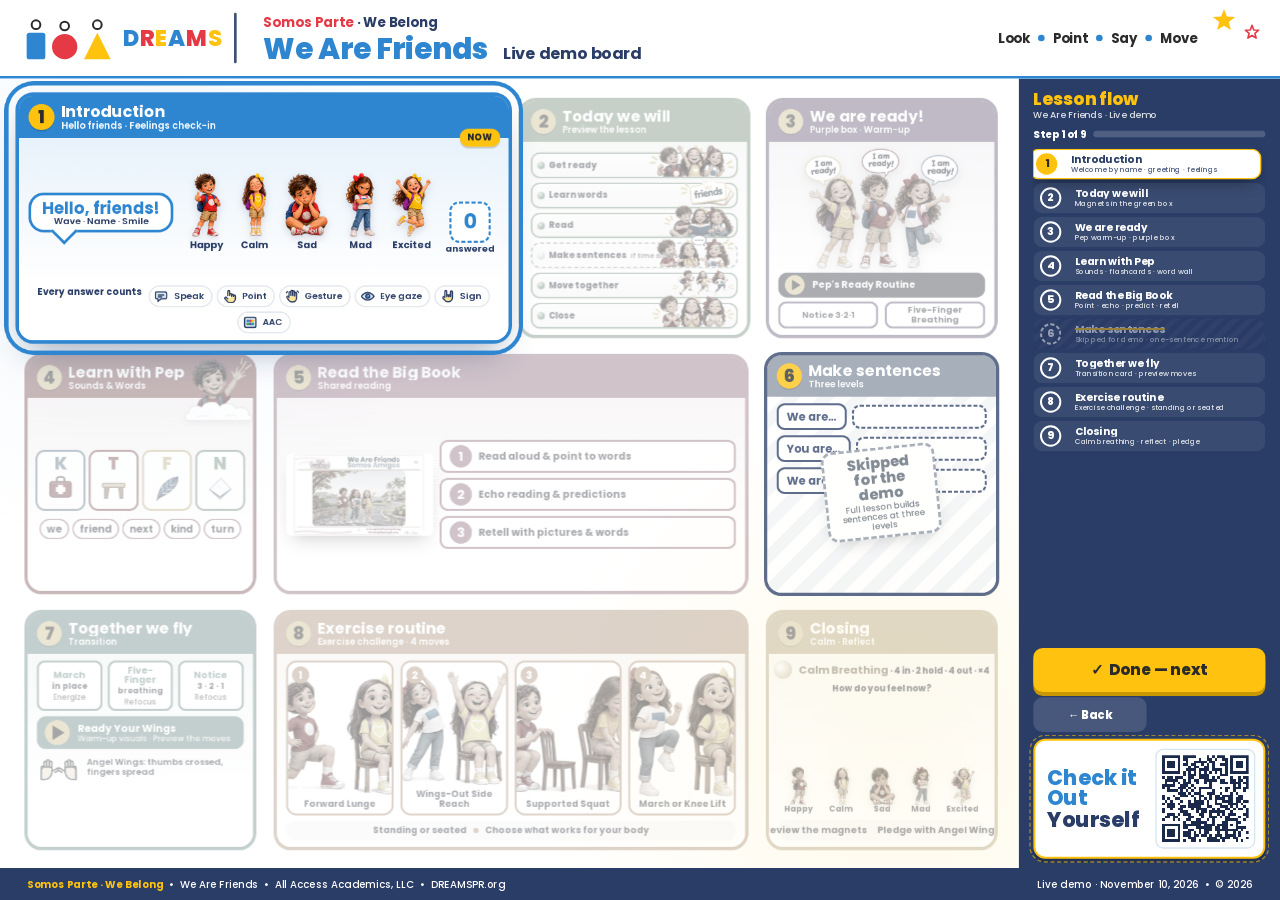
<file: site/board.html>
<!DOCTYPE html>
<html lang="en">
<head>
<meta charset="utf-8">
<meta name="viewport" content="width=device-width, initial-scale=1">
<meta name="theme-color" content="#2A3D66">
<title>Somos Parte · We Belong — We Are Friends Live Demo Board</title>
<link href="fonts/poppins.css" rel="stylesheet">
<style>
/* ---------- DREAMS brand tokens (matches the Grade 7 guide) ---------- */
:root{
  --blue:#2E86D1; --yellow:#FFC20E; --red:#E63946; --charcoal:#2B2B2B; --neutral:#F6F6F6;
  --navy:#2A3D66; --mist:#D7E6F3; --sand:#F0E6D2; --seafoam:#A8DCC3; --apricot:#FFC191;
  --white:#fff; --line:#E3E8EE; --muted:#5A6572;
  /* Happy Dreamers board box colours */
  --c1:#2E86D1; --c1l:#E8F2FB;   /* intro – blue */
  --c2:#3FA35B; --c2l:#E6F5EA;   /* today we will – green box */
  --c3:#7A4FBF; --c3l:#F0EAF9;   /* we are ready – purple box */
  --c4:#E63946; --c4l:#FDEAEC;   /* learn with pep – red box */
  --c5:#E2559A; --c5l:#FCE9F2;   /* big book / word wall – pink */
  --c6:#2A3D66; --c6l:#E6EAF2;   /* sentences – blue/navy */
  --c7:#1FA594; --c7l:#E3F5F2;   /* together we fly – teal */
  --c8:#F28C28; --c8l:#FEF0E2;   /* exercise – orange */
  --c9:#E0A800; --c9l:#FFF6D6;   /* closing – yellow/gold */
  --display:Poppins,"Segoe UI",Arial,sans-serif;
  --body:Poppins,"Segoe UI",Arial,sans-serif;
}
*{box-sizing:border-box}
html,body{margin:0;height:100%;background:#1B2A4A;font-family:var(--body);color:var(--charcoal);overflow:hidden}
button{font:inherit;cursor:pointer}
:focus-visible{outline:4px solid var(--yellow);outline-offset:3px}

/* ---------- fixed 1920×1080 stage scaled to fit ---------- */
#viewport{position:fixed;inset:0;overflow:hidden;background:#1B2A4A}
#stage{position:absolute;left:0;top:0;width:1920px;height:1080px;transform-origin:0 0;background:var(--white);display:grid;grid-template-rows:118px 1fr 48px;overflow:hidden;position:relative}

/* ---------- header ---------- */
header{display:grid;grid-template-columns:auto 1fr auto;align-items:center;gap:40px;padding:0 40px;border-bottom:4px solid var(--blue);background:var(--white);position:relative}
.brand{display:flex;align-items:center;gap:18px}
.shapes{display:flex;align-items:flex-end;gap:10px;height:64px}
.shapes .kid{display:flex;flex-direction:column;align-items:center;gap:4px}
.shapes .head{width:16px;height:16px;border-radius:50%;border:3px solid var(--charcoal);background:var(--white)}
.shapes .sq{width:28px;height:40px;background:var(--blue);border-radius:4px}
.shapes .ci{width:38px;height:38px;background:var(--red);border-radius:50%}
.shapes .tr{width:0;height:0;border-left:20px solid transparent;border-right:20px solid transparent;border-bottom:40px solid var(--yellow)}
.wordmark{font-family:var(--display);font-weight:800;font-size:34px;line-height:1;letter-spacing:.5px}
.wordmark span:nth-child(1){color:var(--blue)}.wordmark span:nth-child(2){color:var(--red)}.wordmark span:nth-child(3){color:var(--yellow)}.wordmark span:nth-child(4){color:var(--blue)}.wordmark span:nth-child(5){color:var(--red)}.wordmark span:nth-child(6){color:var(--yellow)}
.divider{width:4px;height:76px;background:var(--navy);border-radius:4px;opacity:.9}
.titles{min-width:0}
.eyebrow{margin:0;font-weight:700;font-size:20px;color:var(--navy);letter-spacing:.02em}
.eyebrow b{color:var(--red)}
h1{margin:2px 0 0;font-family:var(--display);font-weight:800;font-size:44px;line-height:1;color:var(--blue)}
h1 small{font-size:24px;color:var(--navy);font-weight:700;margin-left:14px}
.cues{display:flex;gap:12px;align-items:center;padding-right:84px;font-weight:700;font-size:20px;color:var(--charcoal)}
.cues i{width:10px;height:10px;border-radius:50%;background:var(--blue);display:inline-block}
.cues small{display:block;font-size:13px;color:var(--muted);font-weight:500;text-align:center;margin-top:2px}
.sparkle{position:absolute;right:30px;top:10px;display:flex;gap:10px;align-items:flex-start}
.sparkle svg{display:block}

/* ---------- main layout ---------- */
main{display:grid;grid-template-columns:1fr 392px;gap:0;min-height:0}
#board{padding:26px 30px 24px 34px;display:grid;grid-template-columns:repeat(4,1fr);grid-template-rows:repeat(3,1fr);gap:18px;min-height:0;background:
  radial-gradient(circle at 12% 18%,rgba(46,134,209,.06),transparent 30%),
  radial-gradient(circle at 88% 85%,rgba(255,194,14,.09),transparent 32%),var(--white)}

/* ---------- presentation mode (expand / collapse) ---------- */
#board{position:relative}
.ph{visibility:hidden}
.ph.span2{grid-column:span 2}
.panel.presenting{position:absolute;z-index:8;margin:0;transform:none!important;animation:none!important;
  transition:left var(--pd) var(--pe),top var(--pd) var(--pe),width var(--pd) var(--pe),height var(--pd) var(--pe),box-shadow var(--pd) var(--pe),opacity .3s,filter .3s;
  opacity:1!important;filter:none!important;outline-color:var(--c)!important;outline-offset:10px!important;box-shadow:0 30px 70px -20px rgba(42,61,102,.5)}
.panel.presenting .body{flex:none;transform-origin:0 0;transition:width var(--pd) var(--pe),height var(--pd) var(--pe),transform var(--pd) var(--pe)}
.panel.presenting .head{transition:min-height var(--pd) var(--pe),padding var(--pd) var(--pe)}
.panel.presenting .head .ttl b,.panel.presenting .head .ttl span,.panel.presenting .num{transition:font-size var(--pd) var(--pe),width var(--pd) var(--pe),height var(--pd) var(--pe)}
.panel.presenting.bighead .head{min-height:88px;padding:10px 22px}
.panel.presenting.bighead .head .ttl b{font-size:34px}
.panel.presenting.bighead .head .ttl span{font-size:18px}
.panel.presenting.bighead .num{width:52px;height:52px;font-size:30px}
.panel.presenting .body::before{display:none}
.panel.presenting .body{justify-content:space-evenly}
.panel.presenting .body>*{flex:0 0 auto}
.panel.presenting .foot{margin-top:0}
.panel.presenting .greenbox,.panel.presenting .wall,.panel.presenting .bookwrap{flex:0 1 auto}
#board .panel{will-change:transform,opacity}
#board.presenting .panel:not(.presenting){opacity:.01;transform:scale(.96);pointer-events:none;transition:opacity .7s var(--pe),transform .7s var(--pe),filter .3s}
#board.presenting .ph{pointer-events:none}
:root{--pd:1.3s;--pe:cubic-bezier(.7,0,.25,1)}
aside.locked .btn{opacity:.45;pointer-events:none}
aside.locked #list li{pointer-events:none}
.keys .pm{display:block;margin-bottom:2px;color:var(--yellow);opacity:1}

/* step 2 art leaves quickly, inside the content fade */
.panel.presenting.leaving .part{animation-duration:.26s!important;animation-delay:calc(var(--i)*.025s)!important}

/* ---------- panel ---------- */
.panel{--c:var(--blue);--cl:var(--mist);position:relative;display:flex;flex-direction:column;border:5px solid var(--c);border-radius:26px;background:var(--white);overflow:hidden;min-height:0;transition:transform .5s cubic-bezier(.2,.8,.2,1),opacity .5s,filter .5s,box-shadow .5s,outline-color .6s ease,outline-offset .6s cubic-bezier(.2,.8,.2,1)}
.panel.span2{grid-column:span 2}
.panel .head{display:flex;align-items:center;gap:10px;padding:8px 14px;background:var(--c);color:#fff;min-height:62px}
.panel .num{width:38px;height:38px;border-radius:50%;background:var(--yellow);color:var(--charcoal);display:grid;place-items:center;font-family:var(--display);font-weight:800;font-size:26px;flex:none;box-shadow:0 2px 0 rgba(0,0,0,.15)}
.panel .ttl{min-width:0;line-height:1.05}
.panel .ttl b{display:block;font-family:var(--display);font-weight:700;font-size:23px;letter-spacing:.01em;white-space:nowrap;overflow:hidden;text-overflow:ellipsis}
.panel .ttl span{display:block;font-size:13.5px;font-weight:600;opacity:.95;margin-top:2px}
.panel .body{flex:1;min-height:0;padding:10px 14px 10px;display:flex;flex-direction:column;gap:8px;background:linear-gradient(180deg,var(--cl),#fff 70%)}
.panel .foot{font-weight:700;font-size:13.5px;color:var(--navy);display:flex;gap:10px;align-items:center;justify-content:center;flex-wrap:wrap;padding:5px 10px;background:var(--neutral);border-radius:14px;margin-top:auto}
.panel .foot i{width:8px;height:8px;border-radius:50%;background:var(--c);display:inline-block}

/* states */
.panel.upcoming{opacity:.42;filter:saturate(.35) grayscale(.35);transform:scale(.985)}
.panel.done{opacity:.86;filter:saturate(.8)}
.panel{outline:6px solid transparent;outline-offset:3px}
.panel.active{transform:scale(1.03);z-index:3;outline-color:var(--c);outline-offset:10px;box-shadow:0 26px 50px -18px rgba(42,61,102,.45);animation:glowIn .7s ease .15s both,glow 2.4s ease-in-out .85s infinite;transition-delay:.15s}
@keyframes glow{0%,100%{box-shadow:0 26px 50px -18px rgba(42,61,102,.45)}50%{box-shadow:0 0 34px 8px color-mix(in srgb,var(--c) 32%,transparent),0 26px 50px -18px rgba(42,61,102,.45)}}
@keyframes glowIn{from{box-shadow:0 0 0 0 rgba(42,61,102,0)}to{box-shadow:0 26px 50px -18px rgba(42,61,102,.45)}}
.panel .body{position:relative}.panel.active .body::before{content:"NOW";position:absolute;right:12px;top:-14px;background:var(--yellow);color:var(--charcoal);font-weight:800;font-size:13px;padding:3px 11px;border-radius:999px;letter-spacing:.06em;box-shadow:0 3px 0 rgba(0,0,0,.15);animation:badgeIn .45s ease .3s both,pulse 1.6s ease-in-out .75s infinite;z-index:2;white-space:nowrap}
@keyframes badgeIn{from{opacity:0;transform:translateY(6px) scale(.8)}to{opacity:1;transform:none}}
@keyframes pulse{0%,100%{transform:scale(1)}50%{transform:scale(1.06)}}
.check{position:absolute;right:14px;top:10px;width:46px;height:46px;border-radius:50%;background:#fff;border:4px solid var(--c);display:grid;place-items:center;transform:scale(0);transition:transform .45s cubic-bezier(.3,1.6,.4,1);z-index:2}
.check svg{width:26px;height:26px}
.panel.done .check{transform:scale(1)}
.panel.done .head{padding-right:70px}

/* skipped */
.panel.skipped{--c:#8A94A3;--cl:#F1F3F6;opacity:.75;filter:none}
.panel.skipped .body{background:repeating-linear-gradient(135deg,#fff 0 18px,#F1F3F6 18px 36px)}
.panel.skipped .head{background:#8A94A3}
.skiptag{position:absolute;left:50%;top:58%;transform:translate(-50%,-50%) rotate(-6deg);background:#fff;border:4px dashed #8A94A3;border-radius:16px;padding:8px 18px;text-align:center;font-family:var(--display);font-weight:800;color:#5A6572;font-size:22px;line-height:1.05;box-shadow:0 10px 30px -14px rgba(0,0,0,.3)}
.skiptag small{display:block;font-family:var(--body);font-weight:500;font-size:13px;margin-top:2px}

/* staggered content animation when a panel becomes active */

/* board selection no longer replays block content */
@keyframes rise{from{opacity:0;transform:translateY(14px)}to{opacity:1;transform:none}}

/* ---------- shared bits ---------- */
.bubble{position:relative;isolation:isolate;align-self:center;background:#fff;border:4px solid var(--c);border-radius:22px;padding:6px 16px;font-family:var(--display);font-weight:700;font-size:24px;color:var(--c);line-height:1.05;text-align:center}
.bubble::after{content:"";z-index:-1;position:absolute;left:34px;bottom:-16px;width:24px;height:24px;background:#fff;border-right:4px solid var(--c);border-bottom:4px solid var(--c);transform:rotate(45deg)}
.bubble small{display:block;font-family:var(--body);font-weight:600;font-size:13px;color:var(--navy)}
.row{display:flex;gap:10px;align-items:stretch;justify-content:center;flex-wrap:wrap}
.card{background:#fff;border:3px solid var(--c);border-radius:12px;padding:4px 8px;font-weight:700;color:var(--navy);text-align:center;font-size:14px;line-height:1.1;display:flex;flex-direction:column;align-items:center;justify-content:center;gap:4px}
.card small{font-weight:500;color:var(--muted);font-size:11.5px}
.dash{border:3px dashed var(--c);border-radius:14px;background:#fff}
.chip{display:inline-flex;align-items:center;gap:7px;background:#fff;border:2px solid var(--line);border-radius:999px;padding:3px 10px 3px 6px;font-weight:600;font-size:13px;color:var(--navy)}
.chip svg{width:22px;height:22px;flex:none}

/* step 1 */
.intro-row{display:grid;grid-template-columns:auto 1fr;gap:14px;align-items:center;flex:1}.faces{display:flex;justify-content:space-around;gap:6px;flex:1}.modes .lab{font-weight:700;color:var(--navy);font-size:13.5px;margin-right:4px}
.face{display:flex;flex-direction:column;align-items:center;gap:2px;font-weight:700;font-size:14px;color:var(--navy);background:none;border:0;font-family:inherit}
.face small{font-weight:500;color:var(--muted);font-size:11px}
.face svg{width:60px;height:60px}
.modes{display:flex;gap:6px;justify-content:center;flex-wrap:wrap}
.modes .chip{font-size:13px}
.names{display:flex;gap:8px;justify-content:center}
.names .card{min-width:78px;min-height:46px;background:var(--sand);border-color:var(--yellow)}
.names .card.blank{color:transparent;background:#fff;border-style:dashed}

/* tally */
.face{position:relative;cursor:pointer;border-radius:14px;padding:2px 4px;transition:transform .12s}
.face:hover{transform:scale(1.06)}
.face:active{transform:scale(.95)}
.face .cnt{position:absolute;top:-4px;right:-2px;min-width:26px;height:26px;padding:0 6px;border-radius:999px;background:var(--navy);color:#fff;font-family:var(--display);font-weight:800;font-size:16px;display:grid;place-items:center;border:3px solid #fff;box-shadow:0 2px 6px rgba(0,0,0,.2);transform:scale(0);transition:transform .25s cubic-bezier(.3,1.6,.4,1)}
.face .cnt.show{transform:scale(1)}
.face .cnt.bump{animation:bump .3s}
@keyframes bump{50%{transform:scale(1.35)}}
.face .minus{position:absolute;left:-2px;top:-4px;width:20px;height:20px;border-radius:50%;background:#fff;border:2px solid var(--line);color:var(--muted);font-weight:800;font-size:14px;line-height:1;display:grid;place-items:center;opacity:0;transition:opacity .15s}
.face:hover .minus{opacity:1}
.total{display:flex;flex-direction:column;align-items:center;gap:2px;font-weight:700;font-size:13px;color:var(--navy);text-align:center;line-height:1.05}
.total .tb{width:60px;height:60px;border:3px dashed var(--c);border-radius:14px;display:grid;place-items:center;font-family:var(--display);font-size:30px;color:var(--c);background:#fff}
.total small{font-weight:500;color:var(--muted);font-size:11px}
.tallybar{display:flex;align-items:center;justify-content:center;gap:10px;font-weight:800;font-size:14px;color:var(--navy)}
.tallybar .tclear{border:2px solid var(--line);background:#fff;border-radius:999px;padding:2px 10px;font-size:12px;font-weight:800;color:var(--muted)}
/* step 9 now-row */
.nowlab{font-weight:800;font-size:14px;color:var(--navy);text-align:center;line-height:1.1}
.nowlab small{display:block;font-weight:700;color:var(--muted);font-size:12px}
.faces.now{justify-content:space-around}
.faces.now .face svg{width:40px;height:40px}
.faces.now .face{font-size:12px;line-height:1.05;gap:0}
.faces.now .face .cnt{min-width:24px;height:24px;font-size:14px}
.faces.now .shift{font-size:12px;font-weight:800;color:var(--muted)}
.faces.now .shift b{color:var(--navy)}
.calmchip{display:flex;align-items:center;justify-content:center;gap:10px;font-weight:800;color:var(--navy);font-size:14px}
.calmchip .orb{width:28px;height:28px;box-shadow:0 0 0 4px var(--c9l)}
.calmchip b{font-family:var(--display);font-size:16px;color:#8A6500}
/* finale tally */
.fintally{display:grid;grid-template-columns:repeat(4,1fr);gap:14px;margin:18px auto 0;max-width:720px}
.fintally .ft{background:var(--neutral);border-radius:18px;padding:10px 8px 8px;text-align:center}
.fintally svg{width:52px;height:52px}
.fintally .n{font-family:var(--display);font-weight:800;font-size:26px;color:var(--navy);line-height:1}
.fintally .n small{font-size:14px;color:var(--muted);font-weight:700}
.fintally .lb{font-weight:800;font-size:14px;color:var(--navy)}
.fintally .bars{display:flex;gap:5px;justify-content:center;align-items:flex-end;height:56px;margin-top:6px}
.fintally .bars i{display:block;width:18px;border-radius:4px 4px 0 0;background:#9FC3E6;min-height:4px;transition:height .5s}
.fintally .bars i.b2{background:var(--blue)}
.fintally .cap{font-weight:800;font-size:15px;color:var(--navy);margin-top:14px}
.fintally .cap small{display:block;font-weight:700;color:var(--muted);font-size:13px}

/* feelings figures */
.face .fig{display:block;height:92px;width:auto;max-width:96px;object-fit:contain;filter:drop-shadow(0 4px 6px rgba(42,61,102,.18));transition:transform .2s}
.face:hover .fig{transform:translateY(-3px)}
.faces{align-items:flex-end}
.faces.now .face .fig{height:58px;max-width:62px}
.face .cnt{top:-4px;right:-14px}
.face .fig{transition:height var(--pd) var(--pe),max-width var(--pd) var(--pe),transform .2s}
.panel.presenting.big .faces .face .fig{height:118px;max-width:118px}
.panel.presenting.big .faces.now .face .fig{height:120px;max-width:120px}
.panel.presenting.big .faces{gap:10px}
.fintally .ft .fig{height:86px;width:auto;display:block;margin:0 auto 4px}
.fintally{grid-template-columns:repeat(5,1fr)!important;max-width:900px!important}

/* step 3 trio */
.trio{flex:1 1 auto;min-height:0;display:flex;justify-content:center;align-items:flex-end}
.trio img{height:100%;width:auto;max-width:100%;object-fit:contain;filter:drop-shadow(0 6px 8px rgba(42,61,102,.18))}
.panel[data-step="3"] .body{gap:6px}
.panel[data-step="3"]:not(.big) .card small,.panel[data-step="3"]:not(.big) .video small{display:none}
.panel[data-step="3"]:not(.big) .video{padding:4px 10px;font-size:14.5px}
.panel[data-step="3"]:not(.big) .video .play{width:30px;height:30px}
.panel[data-step="3"]:not(.big) .video .play::after{border-left-width:13px;border-top-width:8px;border-bottom-width:8px}
.panel[data-step="3"]:not(.big) .card{padding:3px 6px;font-size:13px}
.trio img{max-height:none}
.panel.presenting.big .trio{flex:1 1 0;min-height:60px}
.panel.presenting.big .trio img{height:100%;max-height:none;transition:height var(--pd) var(--pe)}

/* step 8 exercise challenge */
.exstage{position:relative;flex:1 1 auto;min-height:0;display:flex;flex-direction:column}
.panel.presenting .body>.exstage{flex:1 1 auto;align-self:stretch}
.exlist{flex:1;display:flex;flex-direction:column;gap:8px;min-height:0;transition:opacity .45s ease}
.excards{flex:1;min-height:0;display:grid;grid-template-columns:repeat(4,minmax(0,1fr));grid-template-rows:minmax(0,1fr);gap:10px}
.excard{min-width:0;overflow:hidden;position:relative;background:#fff;border:3px solid var(--c8);border-radius:16px;display:flex;flex-direction:column;align-items:center;justify-content:flex-end;padding:6px 6px 6px;gap:4px;min-height:0;transition:background .3s,transform .3s,box-shadow .3s}
.excard b{font-weight:700;font-size:13.5px;color:var(--navy);text-align:center;line-height:1.1}
.excard .exn{position:absolute;left:6px;top:6px}
.exn{display:inline-grid;place-items:center;width:26px;height:26px;border-radius:50%;background:var(--c8);color:#fff;font-weight:800;font-size:15px}
.exn.big{width:40px;height:40px;font-size:22px}
.exthumbs{flex:1;min-height:0;display:flex;align-items:flex-end;justify-content:center;gap:2px;width:100%}
.exthumbs img{flex:0 0 auto;height:100%;width:auto;max-width:none;object-fit:contain}
.panel.big .exthumbs{padding:6px 4px 2px;align-items:flex-end;gap:10px}
.panel.big .excards{grid-template-columns:repeat(2,auto);grid-template-rows:repeat(2,minmax(0,1fr));justify-content:center;gap:12px 16px}
.panel.big .excard{height:100%;aspect-ratio:1/1;width:auto;padding:10px 10px 8px}
.panel.big .excard b{font-size:12.5px;white-space:nowrap;letter-spacing:-.01em}
.panel.big .excard .exn{width:28px;height:28px;font-size:16px}
.exdone{position:absolute;right:6px;top:6px;width:24px;height:24px;border-radius:50%;background:var(--c2);display:grid;place-items:center;transform:scale(0);transition:transform .3s cubic-bezier(.3,1.6,.4,1)}
.exdone svg{width:15px;height:15px}
.excard.done .exdone{transform:scale(1)}
.excard.done{background:var(--c8l)}
.excard.cur{box-shadow:0 0 0 4px var(--c8l);transform:translateY(-2px)}
.exview{position:absolute;inset:0;display:flex;flex-direction:column;gap:6px;opacity:0;pointer-events:none;transition:opacity .45s ease}
#exbody:not([data-ex="0"]) .exview{opacity:1}
.panel:not(.big) .exview{opacity:0!important}
.panel.big #exbody:not([data-ex="0"]) .exlist{opacity:0}
.extabs{display:flex;gap:6px;align-items:center}
.extab{width:28px;height:28px;border-radius:50%;display:grid;place-items:center;font-weight:800;font-size:14px;color:var(--c8);border:2px solid var(--c8);background:#fff;transition:all .3s}
.extab.done{background:var(--c8l)}
.extab.on{background:var(--c8);color:#fff;transform:scale(1.12)}
.exhint{margin-left:auto;font-size:11px;font-weight:700;color:var(--muted)}
.exset{display:none;flex:1;min-height:0;flex-direction:column;gap:6px}
.exset.on{display:flex}
.exhead{position:absolute;top:0;left:136px;height:28px;display:flex;align-items:center;gap:10px;font-weight:800;font-size:21px;color:var(--navy);line-height:1}
.exhead .exn.big{display:none}
.exrow{flex:1;min-height:0;display:grid;grid-template-columns:78px repeat(3,1fr);gap:6px}
.exlab{border-radius:14px;background:var(--c8);color:#fff;font-weight:800;font-size:13px;line-height:1.15;display:grid;place-items:center;text-align:center;padding:4px;text-transform:uppercase;letter-spacing:.03em}
.exrow.se .exlab{background:var(--navy)}
.exf{position:relative;background:#fff;border:2.5px solid var(--line);border-radius:14px;display:flex;flex-direction:column;align-items:center;min-height:0;padding:3px 4px 2px;transition:border-color .35s,box-shadow .35s,transform .35s}
.exfl{display:flex;align-items:center;gap:5px;font-weight:800;font-size:11.5px;color:var(--navy);text-transform:uppercase;white-space:nowrap;align-self:flex-start}
.exfl span{display:inline-grid;place-items:center;width:18px;height:18px;border-radius:50%;background:var(--c8);color:#fff;font-size:11px}
.exrow.se .exfl span{background:var(--navy)}
.exf img{flex:1;min-height:0;width:100%;object-fit:contain}
.exf.on{border-color:var(--c8);box-shadow:0 0 0 3px var(--c8l);transform:translateY(-2px)}
.exrow.se .exf.on{border-color:var(--navy);box-shadow:0 0 0 3px var(--c6l)}
.exset.on .exf{animation:rise .5s cubic-bezier(.2,.8,.2,1) both}
.exset.on .exrow.st .exf:nth-child(2){animation-delay:.04s}.exset.on .exrow.st .exf:nth-child(3){animation-delay:.1s}.exset.on .exrow.st .exf:nth-child(4){animation-delay:.16s}
.exset.on .exrow.se .exf:nth-child(2){animation-delay:.12s}.exset.on .exrow.se .exf:nth-child(3){animation-delay:.18s}.exset.on .exrow.se .exf:nth-child(4){animation-delay:.24s}
.exfoot{text-align:center;font-size:11.5px;font-weight:600;color:var(--navy);background:var(--c8l);border-radius:10px;padding:3px 8px}
.exfoot b{color:#C2410C}

.exstart{display:none}
.panel.big .exstart{display:inline-flex;align-items:center;gap:10px}
.exstart b{display:inline-grid;place-items:center;width:22px;height:22px;border-radius:6px;background:var(--c8);color:#fff;font-size:13px}

/* step 5 big book flip */
.bk-frame{position:relative;flex:none;filter:drop-shadow(0 26px 30px rgba(42,61,102,.30)) drop-shadow(0 4px 6px rgba(42,61,102,.18))}
.bk-board{position:absolute;inset:0;border-radius:16px;background:linear-gradient(160deg,#EC6DAA,#D23F86 60%,#B9306F);box-shadow:inset 0 0 0 3px rgba(255,255,255,.18),inset 0 -6px 12px rgba(0,0,0,.18)}
.bk-board::before{content:"";position:absolute;inset:7px;border-radius:11px;border:2px dashed rgba(255,255,255,.35)}
.bk-board::after{content:"";position:absolute;top:0;bottom:0;left:50%;width:26px;transform:translateX(-50%);background:linear-gradient(90deg,rgba(0,0,0,0),rgba(0,0,0,.28) 45%,rgba(0,0,0,.28) 55%,rgba(0,0,0,0))}
.bk-edge{position:absolute;background-color:#F4EFE4}
.bk-edge.l,.bk-edge.r{top:calc(var(--by) + 4px);height:calc(var(--ph) + 2px);width:12px;background-image:repeating-linear-gradient(90deg,#FFFDF7 0 2px,#DCD5C6 2px 3px)}
.bk-edge.l{left:calc(var(--bx) - 10px);border-radius:6px 0 0 6px;box-shadow:inset 2px 0 3px rgba(0,0,0,.12)}
.bk-edge.r{right:calc(var(--bx) - 10px);border-radius:0 6px 6px 0;box-shadow:inset -2px 0 3px rgba(0,0,0,.12)}
.bk-edge.b{left:calc(var(--bx) - 6px);right:calc(var(--bx) - 6px);top:calc(var(--by) + var(--ph) - 2px);height:10px;border-radius:0 0 8px 8px;background-image:repeating-linear-gradient(180deg,#FFFDF7 0 2px,#DCD5C6 2px 3px);box-shadow:inset 0 -2px 3px rgba(0,0,0,.12)}
.bk-frame .bk-book{position:absolute!important;left:var(--bx);top:var(--by)}
.bk-gutter{position:absolute;top:var(--by);height:var(--ph);left:50%;width:84px;transform:translateX(-50%);pointer-events:none;z-index:5;background:linear-gradient(90deg,rgba(0,0,0,0),rgba(0,0,0,.08) 30%,rgba(0,0,0,.28) 49%,rgba(255,255,255,.15) 50.5%,rgba(0,0,0,.22) 52%,rgba(0,0,0,.08) 70%,rgba(0,0,0,0))}
.cover.img{padding:0!important;background:#fff!important;overflow:hidden;border-radius:8px!important}
.cover.img img{width:100%;height:100%;object-fit:cover;display:block}
.bk-pimg{position:absolute;inset:0;width:100%;height:100%;object-fit:cover;display:block}

.bk-start{display:none}
.panel.big .bk-start{display:flex;justify-content:center;align-items:center;gap:8px;font-weight:700;font-size:14px;color:var(--navy);background:var(--c5l);border-radius:12px;padding:5px 12px;align-self:center}
.bk-start b{display:inline-grid;place-items:center;width:22px;height:22px;border-radius:6px;background:var(--c5);color:#fff;font-size:13px}
.panel.presenting .book{animation:none!important}
.bk-layer{display:none;position:absolute;left:0;right:0;top:88px;bottom:0;pointer-events:none;z-index:3;overflow:hidden;border-radius:0 0 20px 20px}
.panel.big .bk-layer{display:block}
.bk-label{position:absolute;left:0;top:0;width:224px;height:126px;transform-origin:0 0;opacity:0;will-change:transform;transition:transform .9s cubic-bezier(.65,0,.25,1)}
.bk-label .cover{position:absolute;inset:0;background:var(--c5);border-radius:10px 16px 16px 10px;box-shadow:inset 10px 0 0 rgba(0,0,0,.12),0 14px 26px -12px rgba(0,0,0,.5);display:flex;flex-direction:column;align-items:center;justify-content:center;color:#fff;font-family:var(--display);font-weight:800;font-size:26px;line-height:1.05;text-align:center;padding:12px}
.bk-label .cover small{font-family:var(--body);font-weight:700;font-size:15px;margin-top:4px;opacity:.95}
.bk-layer.on .bk-label{opacity:1}
.bk-stage{position:absolute;inset:0;padding:0 24px 18px 208px;display:flex;align-items:center;justify-content:center;opacity:0;transform:scale(.94);transition:opacity .6s ease,transform .7s cubic-bezier(.2,.8,.2,1);pointer-events:none}
.bk-layer.bk-show .bk-stage{opacity:1;transform:none;pointer-events:auto}
.bk-book{position:relative;cursor:pointer}
.bk-hint{position:absolute;right:22px;bottom:12px;font-size:12px;font-weight:600;color:var(--muted);opacity:0;transition:opacity .4s}
.bk-hint b{color:var(--navy)}
.bk-layer.bk-show .bk-hint{opacity:1}
.panel .body{transition:opacity .45s ease}
.panel.bk-open .body{opacity:0}
.bk-page{background:#FFFDF7;overflow:hidden}
.bk-in{position:absolute;inset:0;padding:7% 8% 12%;display:flex;flex-direction:column;gap:5%;background:linear-gradient(90deg,rgba(0,0,0,.06),transparent 8%,transparent 92%,rgba(0,0,0,.06))}
.bk-ill{flex:1;border:3px dashed var(--pc);border-radius:18px;background:color-mix(in srgb,var(--pc) 12%,#fff);display:grid;place-items:center;color:var(--pc);font-weight:800;font-size:22px;letter-spacing:.04em;text-transform:uppercase}
.bk-ill svg{width:28%;height:auto;opacity:.55;display:block;margin:0 auto 8px}
.bk-txt{display:flex;flex-direction:column;gap:12px}
.bk-txt i{display:block;height:14px;border-radius:7px;background:#E6E1D3}
.bk-txt i:last-child{width:62%}
.bk-txt b{font-family:var(--display);font-weight:700;font-size:26px;color:var(--navy);text-align:center}
.bk-no{position:absolute;bottom:4%;left:0;right:0;text-align:center;font-weight:700;font-size:14px;color:var(--muted)}
.bk-cv{position:absolute;inset:0;display:flex;flex-direction:column;align-items:center;justify-content:center;gap:14px;background:var(--c5);color:#fff;font-family:var(--display);font-weight:800;font-size:52px;line-height:1.05;text-align:center;padding:10%;box-shadow:inset -14px 0 18px -8px rgba(0,0,0,.22)}
.bk-cv small{font-family:var(--body);font-weight:700;font-size:22px;opacity:.95}
.bk-cv .shapes3{display:flex;gap:14px;align-items:flex-end;margin-top:10px}
.bk-cv .shapes3 i{display:block}
.bk-cv.back{font-size:44px;box-shadow:inset 14px 0 18px -8px rgba(0,0,0,.22)}

/* step 4 learn with pep */
.lp{position:relative;flex-direction:row!important;gap:8px!important;padding:10px 12px!important}
.panel[data-step="4"] .body::before{right:auto;left:12px}
.lp-corner{position:absolute;right:4px;top:2px;width:96px;height:96px;z-index:4;pointer-events:none;transition:width var(--pd) var(--pe),height var(--pd) var(--pe),right var(--pd) var(--pe),opacity .3s}
.lp-corner .lp-head{position:absolute;left:50%;top:0;height:76px;width:auto;transform:translateX(-50%);transition:height var(--pd) var(--pe)}
.lp-corner .lp-cloud{position:absolute;left:-6%;bottom:0;width:112%;height:auto;filter:drop-shadow(0 3px 4px rgba(42,61,102,.14))}
.lp-corner .lp-rays{position:absolute;right:-4px;top:-2px;width:20px;height:20px;transition:width var(--pd) var(--pe),height var(--pd) var(--pe)}
.panel.presenting.bighead .lp-corner{right:34px;width:200px;height:196px}
.panel.presenting.bighead .lp-corner .lp-head{height:158px}
.panel.presenting.bighead .lp-corner .lp-rays{width:36px;height:36px;right:-14px;top:0}
.panel.done .lp-corner{opacity:0}
.lp-headbar{position:relative}
.lp-main{flex:1;min-width:0;display:flex;flex-direction:column;gap:12px;justify-content:center}
.lp-h{display:none}
.lp-snds{display:grid;grid-template-columns:repeat(4,1fr);gap:5px}
.lp-snd{background:#fff;border:3px solid var(--sc);border-radius:14px;display:flex;flex-direction:column;align-items:center;padding:4px 2px 6px;min-width:0}
.lp-snd b{font-family:var(--display);font-weight:800;font-size:27px;line-height:1;color:var(--sc)}
.lp-snd img{width:56px;height:50px;object-fit:contain}
.lp-snd span{display:none}
.lp-wds{display:flex;justify-content:center;gap:5px}
.lp-wd{grid-column:span 2;display:flex;align-items:center;justify-content:center;gap:3px;background:#fff;border:2.5px solid #E2559A;border-radius:999px;padding:2px 9px}
.lp-wd:nth-child(4){grid-column:2/span 2}
.lp-wd img{display:none}
.lp-wd b{font-family:var(--display);font-weight:700;font-size:15px;color:var(--navy)}
/* open (presentation) view */
.panel.big .lp{padding:6px 12px 4px!important;gap:0!important}
.panel.big .lp-main{gap:7px;padding:4px 0 10px}
.panel.big .lp-h{display:block;align-self:center;font-family:var(--display);font-weight:800;font-size:19px;color:var(--navy);background:#E6F0FA;border-radius:999px;padding:1px 18px;position:relative}
.panel.big .lp-h::before,.panel.big .lp-h::after{content:"";position:absolute;top:50%;width:24px;height:24px;transform:translateY(-50%);background-repeat:no-repeat;background-size:100% 100%}
.panel.big .lp-h::before{left:-26px;background-image:url("data:image/svg+xml,%3Csvg%20xmlns%3D%22http%3A//www.w3.org/2000/svg%22%20viewBox%3D%220%200%2024%2024%22%20fill%3D%22none%22%20stroke%3D%22%23FFC20E%22%20stroke-width%3D%223.2%22%20stroke-linecap%3D%22round%22%3E%3Cpath%20d%3D%22M21%2012H8%22/%3E%3Cpath%20d%3D%22M20%207.2L9.5%202.2%22/%3E%3Cpath%20d%3D%22M20%2016.8L9.5%2021.8%22/%3E%3C/svg%3E")}
.panel.big .lp-h::after{right:-26px;background-image:url("data:image/svg+xml,%3Csvg%20xmlns%3D%22http%3A//www.w3.org/2000/svg%22%20viewBox%3D%220%200%2024%2024%22%20fill%3D%22none%22%20stroke%3D%22%23FFC20E%22%20stroke-width%3D%223.2%22%20stroke-linecap%3D%22round%22%3E%3Cpath%20d%3D%22M3%2012H16%22/%3E%3Cpath%20d%3D%22M4%207.2L14.5%202.2%22/%3E%3Cpath%20d%3D%22M4%2016.8L14.5%2021.8%22/%3E%3C/svg%3E")}
.panel.big .lp-snds{gap:9px;padding:0 4px}
.panel.big .lp-snd{border-width:3.5px;border-radius:16px;padding:4px 4px 6px;gap:1px}
.panel.big .lp-snd b{font-size:30px}
.panel.big .lp-snd img{width:56px;height:52px}
.panel.big .lp-snd span{display:block;font-weight:700;font-size:12.5px;color:var(--navy);background:#E6F0FA;border-radius:999px;padding:0 10px;margin-top:2px}
.panel.big .lp-wds{display:grid;justify-content:stretch;grid-template-columns:repeat(6,1fr);gap:7px;padding:0 4px}
.panel.big .lp-wd{grid-column:span 2;border-radius:14px;border-width:3px;padding:2px 10px;gap:9px;justify-content:flex-start}
.panel.big .lp-wd:nth-child(4){grid-column:2/span 2}
.panel.big .lp-wd img{display:block;width:40px;height:38px;object-fit:contain}
.panel.big .lp-wd b{font-size:22px}
.panel.active .lp-wd,.panel.active .lp-snd{transition:transform .2s}

/* step 2 today's plan */
.plan{flex:1;min-height:0;display:grid;grid-template-columns:1fr;grid-template-rows:repeat(6,1fr);gap:7px;padding-top:6px}
.plan-row{position:relative;display:flex;align-items:center;gap:6px;min-width:0;padding:0 8px;border:2.5px solid #3FA35B;border-radius:14px;background:linear-gradient(180deg,#F4FBF5,#E9F6EC);box-shadow:0 2px 0 rgba(63,163,91,.18)}
.plan-row.maybe{border-style:dashed;background:#F7F8FA;border-color:#6CB57F}
.pdot{flex:none;width:11px;height:11px;border-radius:50%;background:radial-gradient(circle at 35% 30%,#B9F0C5,#2E9E4C 60%,#1F7A37);box-shadow:0 1px 2px rgba(0,0,0,.25)}
.plan-row.maybe .pdot{background:radial-gradient(circle at 35% 30%,#fff,#C9D2DE 60%,#A9B4C3)}
.plbl{position:relative;z-index:2;min-width:0;line-height:1.05;display:flex;align-items:baseline}
.plbl b{display:block;font-family:var(--display);font-weight:800;font-size:13px;color:var(--navy);white-space:nowrap}
.plbl small{display:inline;margin-left:6px;font-weight:600;font-size:10px;color:var(--muted);white-space:nowrap}
.part{position:absolute;right:4px;bottom:0;height:140%;width:auto;max-width:46%;object-fit:contain;object-position:right bottom;pointer-events:none;transform-origin:50% 100%}
.pr-words .part,.pr-move .part{bottom:6%;height:112%}
.pr-sentences .part{max-width:40%}
/* entrance: rows drop in, then their characters pop up out of the row */
@keyframes artpop{from{opacity:0;transform:translateY(22%) scale(.6)}to{opacity:1;transform:none}}
/* open view: replay the entrance, then a gentle bob, one row after another */
.panel.presenting.big .plan{flex:1 1 auto;align-self:stretch;grid-template-columns:1fr 1fr;grid-template-rows:repeat(3,1fr);gap:22px 14px;padding:22px 4px 6px}
.panel.presenting.big .plan-row{border-width:3px;border-radius:20px;padding:0 12px;gap:10px}
.panel.presenting.big .pdot{width:18px;height:18px}
.panel.presenting.big .plbl{display:block;max-width:calc(52% - 44px)}
.panel.presenting.big .plbl b{white-space:normal;line-height:1.02}
.panel.presenting.big .plbl small{display:block;margin:2px 0 0}
.panel.presenting.big .part{height:128%;max-width:47%;right:8px}
.panel.presenting.big .pr-sentences .part{max-width:41%}
.panel.presenting.big .plan-row{animation:dropB .6s cubic-bezier(.2,1.4,.4,1) both;animation-delay:calc(.5s + var(--i)*.12s)}
.panel.presenting.big .part{animation:artpopB .7s cubic-bezier(.2,1.5,.4,1) both;animation-delay:calc(.85s + var(--i)*.12s)}
.panel.presenting.leaving .part{animation:artout .38s cubic-bezier(.5,0,.75,0) both!important;animation-delay:calc(var(--i)*.05s)!important}
@keyframes artout{from{opacity:1;transform:none}to{opacity:0;transform:translateY(25%) scale(.6)}}
.panel.presenting.big .plbl b{font-size:19px}
.panel.presenting.big .plbl small{font-size:12px}
@keyframes dropB{from{opacity:0;transform:translateY(-22px) rotate(-2deg)}to{opacity:1;transform:none}}
@keyframes artpopB{from{opacity:0;transform:translateY(22%) scale(.6)}to{opacity:1;transform:none}}
.panel.presenting.big .pdot{animation:pglow 2.4s ease-in-out infinite;animation-delay:calc(var(--i)*.4s)}
@keyframes pglow{0%,100%{box-shadow:0 1px 2px rgba(0,0,0,.25)}50%{box-shadow:0 0 0 4px rgba(63,163,91,.22),0 1px 2px rgba(0,0,0,.25)}}

/* step 2 magnets */
.greenbox{flex:1;border:4px solid var(--c2);border-radius:16px;background:#fff;padding:8px;display:grid;grid-template-columns:1fr 1fr;gap:6px;align-content:stretch}
.magnet{display:flex;align-items:center;gap:7px;background:var(--c2l);border:2px solid var(--c2);border-radius:10px;padding:3px 8px;font-weight:700;font-size:14px;color:var(--navy);line-height:1.05}
.magnet small{display:block;font-weight:600;color:var(--muted);font-size:10.5px}
.magnet .dot{width:14px;height:14px;border-radius:50%;background:radial-gradient(circle at 35% 35%,#fff8,transparent 50%),var(--c2);flex:none;box-shadow:inset 0 -2px 0 rgba(0,0,0,.2)}
.magnet.maybe{border-style:dashed;background:#fff}
.magnet.maybe .dot{background:radial-gradient(circle at 35% 35%,#fff8,transparent 50%),#B8C2CF}

@keyframes drop{from{opacity:0;transform:translateY(-28px) rotate(-3deg)}to{opacity:1;transform:none}}

/* step 3 */
.video{display:flex;align-items:center;gap:12px;background:var(--navy);color:#fff;border-radius:14px;padding:6px 12px;font-weight:700;font-size:15.5px;line-height:1.1}
.video .play{width:38px;height:38px;border-radius:50%;background:var(--yellow);display:grid;place-items:center;flex:none}
.video .play::after{content:"";border-left:18px solid var(--charcoal);border-top:11px solid transparent;border-bottom:11px solid transparent;margin-left:4px}
.video small{display:block;font-weight:500;font-size:12px;opacity:.9}
.video.alt{background:var(--c7)}
.video.alt2{background:var(--c8)}

/* step 4 words */
.wall{flex:1;display:grid;grid-template-columns:1fr 1fr;gap:6px}
.word{background:#fff;border:3px solid var(--c5);border-radius:12px;display:grid;grid-template-columns:32px 1fr;align-items:center;gap:6px;padding:1px 8px}
.word svg{width:30px;height:30px}
.word b{font-family:var(--display);font-weight:700;font-size:18px;color:var(--navy);line-height:1}
.word small{display:block;font-weight:500;font-size:11px;color:var(--muted);line-height:1}
.letters{display:flex;gap:7px;justify-content:center;align-items:center;font-weight:700;color:var(--navy);font-size:14px}
.letters .L{width:36px;height:34px;border-radius:10px;border:3px solid;display:grid;place-items:center;font-family:var(--display);font-size:24px;background:#fff}
.letters .L:nth-child(2){border-color:var(--blue);color:var(--blue)}.letters .L:nth-child(3){border-color:var(--yellow);color:#B37F00}.letters .L:nth-child(4){border-color:var(--red);color:var(--red)}.letters .L:nth-child(5){border-color:var(--c2);color:var(--c2)}.letters .L:nth-child(6){border-color:var(--c3);color:var(--c3)}.letters .L:nth-child(7){border-color:var(--c7);color:var(--c7)}

/* step 5 book */
.bookwrap{flex:1;display:grid;grid-template-columns:220px 1fr;gap:14px;align-items:center}
.book{position:relative;width:224px;height:126px;margin:0 auto;perspective:900px}
.book .cover{position:absolute;inset:0;background:var(--c5);border-radius:10px 16px 16px 10px;box-shadow:inset 10px 0 0 rgba(0,0,0,.12),0 14px 26px -12px rgba(0,0,0,.5);display:flex;flex-direction:column;align-items:center;justify-content:center;color:#fff;font-family:var(--display);font-weight:800;font-size:26px;line-height:1.05;text-align:center;padding:12px}
.book .cover small{font-family:var(--body);font-weight:700;font-size:15px;margin-top:4px;opacity:.95}
.book .pg{position:absolute;right:-6px;top:8px;bottom:8px;width:14px;background:repeating-linear-gradient(180deg,#fff 0 3px,#E3E8EE 3px 4px);border-radius:0 6px 6px 0}
.panel.active .book{animation:sway 3s ease-in-out infinite}
@keyframes sway{0%,100%{transform:rotate(-1.5deg)}50%{transform:rotate(1.5deg)}}
.readlist{display:flex;flex-direction:column;gap:8px}
.readlist .card{flex-direction:row;justify-content:flex-start;gap:10px;font-size:15.5px;text-align:left;padding:5px 12px}.readlist .card small{display:block;font-size:12px}
.readlist .card .k{width:34px;height:34px;border-radius:50%;background:var(--c5);color:#fff;display:grid;place-items:center;font-family:var(--display);font-size:20px;flex:none}

/* step 6 */
.frames{display:flex;flex-direction:column;gap:8px}
.frame{display:grid;grid-template-columns:auto 1fr;gap:8px;align-items:center}
.frame .st{background:#fff;border:3px solid var(--c6);border-radius:12px;padding:4px 12px;font-family:var(--display);font-weight:700;font-size:17px;color:var(--c6)}
.frame .bl{height:36px;border:3px dashed var(--c6);border-radius:12px;background:#fff}

/* step 7 */
.trans{display:grid;grid-template-columns:repeat(3,1fr);gap:8px}
.trans .card{padding:5px 3px;font-size:12px;line-height:1.05}
.trans .card b{font-family:var(--display);font-size:14px;color:var(--c7);line-height:1}
.wings{display:flex;justify-content:center;align-items:center;gap:10px;font-weight:600;color:var(--navy);font-size:13px;line-height:1.15}
.wings svg{width:66px;height:40px;flex:none}

/* step 8 */
.cuebar{display:flex;gap:10px;justify-content:center}
.cue{flex:1;text-align:center;border:3px solid var(--c8);border-radius:12px;padding:6px 4px;background:#fff;font-family:var(--display);font-weight:800;font-size:19px;color:var(--c8);line-height:1;transition:all .3s}
.cue small{display:block;font-family:var(--body);font-weight:500;font-size:12px;color:var(--muted);margin-top:3px}
.cue.on{background:var(--c8);color:#fff;transform:scale(1.08)}
.cue.on small{color:#fff}
.poses{display:grid;grid-template-columns:1fr 1fr;gap:10px}
.pose{display:flex;align-items:center;gap:12px;background:#fff;border:3px solid var(--c8);border-radius:14px;padding:4px 14px;font-weight:700;color:var(--navy);font-size:16px}
.pose svg{width:48px;height:48px;flex:none}
.pose small{display:block;font-weight:500;color:var(--muted);font-size:12px}
.eq{text-align:center;font-weight:800;color:var(--c8);font-size:16px}

/* step 9 */
.breath{display:flex;align-items:center;gap:12px}
.orb{width:46px;height:46px;border-radius:50%;background:radial-gradient(circle at 35% 35%,#fff,var(--c9));flex:none;box-shadow:0 0 0 6px var(--c9l)}
.panel.active .orb{animation:breathe 10s ease-in-out infinite}
@keyframes breathe{0%{transform:scale(.7)}40%{transform:scale(1.15)}60%{transform:scale(1.15)}100%{transform:scale(.7)}}
.breath .t{font-weight:800;color:var(--navy);font-size:13px;line-height:1.2}
.breath .t b{font-family:var(--display);font-size:17px;color:#8A6500}
.pledge{background:#fff;border:3px solid var(--c9);border-radius:14px;padding:5px 10px;font-family:var(--display);font-weight:800;font-size:15.5px;color:var(--navy);line-height:1.2;white-space:nowrap}
.pledge div{display:flex;justify-content:space-between;gap:8px}
.pledge div:first-child{color:var(--red)}
.pledge span{font-family:var(--body);font-weight:700;font-size:14px;color:var(--muted)}

/* ---------- sidebar checklist ---------- */
aside{background:var(--navy);color:#fff;display:flex;flex-direction:column;padding:18px 22px 14px;gap:10px;min-height:0}
aside h2{margin:0;font-family:var(--display);font-weight:800;font-size:26px;line-height:1;color:var(--yellow)}
aside h2 small{display:block;font-family:var(--body);font-weight:500;font-size:13.5px;color:#fff;opacity:.85;margin-top:4px}
.progress{display:flex;align-items:center;gap:10px;font-weight:800;font-size:15px}
.bar{flex:1;height:10px;background:rgba(255,255,255,.18);border-radius:99px;overflow:hidden}
.bar i{display:block;height:100%;width:0;background:var(--yellow);border-radius:99px;transition:width .5s}
#list{list-style:none;margin:0;padding:0;display:flex;flex-direction:column;gap:6px;flex:1;min-height:0;overflow:hidden}
#list li{display:grid;grid-template-columns:40px 1fr;gap:12px;align-items:center;padding:6px 12px 6px 10px;border-radius:14px;background:rgba(255,255,255,.07);border:3px solid transparent;cursor:pointer;transition:all .3s;user-select:none}
#list li .box{width:38px;height:38px;border-radius:50%;border:3px solid #fff;display:grid;place-items:center;font-family:var(--display);font-weight:800;font-size:19px;background:transparent;transition:all .3s}
#list li .box svg{width:22px;height:22px;display:none}
#list li .lbl{line-height:1.05;min-width:0}
#list li .lbl b{display:block;font-size:17px;font-weight:700;white-space:nowrap;overflow:hidden;text-overflow:ellipsis}
#list li .lbl span{display:block;font-size:12px;font-weight:500;opacity:.85;margin-top:2px}
#list li.done{opacity:.72}
#list li.done .box{background:var(--c2);border-color:var(--c2)}
#list li.done .box span{display:none}#list li.done .box svg{display:block}
#list li.active{background:#fff;color:var(--navy);border-color:var(--yellow);box-shadow:0 10px 26px -12px rgba(0,0,0,.6);transform:translateX(-6px)}
#list li.active .box{background:var(--yellow);border-color:var(--yellow);color:var(--charcoal)}
#list li.skipped{opacity:.5;background:repeating-linear-gradient(135deg,rgba(255,255,255,.06) 0 8px,transparent 8px 16px)}
#list li.skipped .box{border-style:dashed}
#list li.skipped .lbl b{text-decoration:line-through;text-decoration-thickness:3px;text-decoration-color:var(--yellow)}
.ctrls{display:grid;grid-template-columns:1fr 1fr;gap:8px}
.btn{border:0;border-radius:14px;padding:12px 10px;font-weight:800;font-size:17px;color:var(--charcoal);background:#fff;display:flex;align-items:center;justify-content:center;gap:8px;min-height:52px}
.btn.next{grid-column:span 2;background:var(--yellow);font-family:var(--display);font-size:23px;min-height:66px;box-shadow:0 6px 0 #C99700;transition:transform .1s,box-shadow .1s}
.btn.next:active{transform:translateY(4px);box-shadow:0 2px 0 #C99700}
.btn.ghost{background:rgba(255,255,255,.14);color:#fff}
.keys{font-size:11px;opacity:.85;text-align:center;line-height:1.55;font-weight:500}
.keys kbd{display:inline-block;border:1px solid rgba(255,255,255,.5);border-radius:5px;padding:0 5px;font-family:inherit;font-size:11.5px;margin:0 1px}

/* ---------- footer ---------- */
footer{display:flex;align-items:center;justify-content:space-between;padding:0 40px;background:var(--navy);color:#fff;font-weight:500;font-size:15px;letter-spacing:.02em}
footer b{color:var(--yellow)}

/* ---------- notes drawer (helper only) ---------- */
#notes{position:absolute;left:28px;right:420px;bottom:60px;background:#fff;border:4px solid var(--yellow);border-radius:20px;padding:16px 22px;box-shadow:0 30px 60px -20px rgba(0,0,0,.5);display:none;z-index:20;font-size:19px;line-height:1.4}
#notes.show{display:block}
#notes h3{margin:0 0 6px;font-family:var(--display);color:var(--navy);font-size:24px}
#notes .tag{float:right;font-size:13px;font-weight:800;color:var(--muted);letter-spacing:.08em}

/* ---------- finale ---------- */
#finale{position:absolute;inset:118px 392px 48px 0;display:none;overflow:hidden;place-items:center;background:rgba(255,255,255,.72);backdrop-filter:blur(6px);z-index:10}
#finale.show{display:grid}
.fin{background:#fff;border:8px solid var(--yellow);border-radius:36px;padding:26px 50px;text-align:center;box-shadow:0 40px 90px -30px rgba(42,61,102,.55);animation:popin .7s cubic-bezier(.3,1.5,.4,1) both;max-width:1100px}
@keyframes popin{from{transform:scale(.6);opacity:0}to{transform:none;opacity:1}}
.fin h2{margin:0;font-family:var(--display);font-weight:800;font-size:58px;line-height:1;color:var(--blue)}
.fin h2 small{display:block;font-size:30px;color:var(--navy)}
.fin .pl{margin:22px auto 0;font-family:var(--display);font-weight:700;font-size:30px;color:var(--navy);line-height:1.35}
.fin .pl b{color:var(--red)}
.fin .q{margin-top:16px;font-weight:600;color:var(--muted);font-size:21px}
.confetti{position:absolute;top:-20px;width:14px;height:22px;border-radius:3px;opacity:.9;animation:fall linear infinite}
@keyframes fall{to{transform:translateY(1000px) rotate(720deg)}}

@media (prefers-reduced-motion:reduce){*{animation:none!important;transition:none!important}.anim>*{opacity:1;transform:none}}
</style>
<script src="js/page-flip.js"></script>
</head>
<body>
<div id="viewport">
<div id="stage" aria-live="polite">

<header>
  <div class="brand" aria-label="DREAMS">
    <div class="shapes" aria-hidden="true">
      <div class="kid"><div class="head"></div><div class="sq"></div></div>
      <div class="kid"><div class="head"></div><div class="ci"></div></div>
      <div class="kid"><div class="head"></div><div class="tr"></div></div>
    </div>
    <div class="wordmark" aria-hidden="true"><span>D</span><span>R</span><span>E</span><span>A</span><span>M</span><span>S</span></div>
    <div class="divider"></div>
  </div>
  <div class="titles">
    <p class="eyebrow"><b>Somos Parte</b> · We Belong</p>
    <h1>We Are Friends <small>Live demo board</small></h1>
  </div>
  <div class="cues" aria-label="Look, Point, Say, Move">
    <div>Look</div><i></i><div>Point</div><i></i><div>Say</div><i></i><div>Move</div>
  </div>
  <div class="sparkle" aria-hidden="true">
    <svg width="40" height="40" viewBox="0 0 24 24"><path d="M12 2l2.6 6.9L22 9.3l-5.7 4.6L18.2 21 12 17.2 5.8 21l1.9-7.1L2 9.3l7.4-.4z" fill="#FFC20E"/></svg>
    <svg width="24" height="24" viewBox="0 0 24 24" style="margin-top:26px"><path d="M12 2l2.6 6.9L22 9.3l-5.7 4.6L18.2 21 12 17.2 5.8 21l1.9-7.1L2 9.3l7.4-.4z" fill="none" stroke="#E63946" stroke-width="2.4" stroke-linejoin="round"/></svg>
  </div>
</header>

<main>
<section id="board" aria-label="Virtual Happy Dreamers board">

  <!-- 1 INTRODUCTION -->
  <article class="panel span2" data-step="1" style="--c:var(--c1);--cl:var(--c1l)">
    <div class="check"><svg viewBox="0 0 24 24"><path d="M4 12.5l5 5L20 6.5" fill="none" stroke="var(--c1)" stroke-width="4" stroke-linecap="round" stroke-linejoin="round"/></svg></div>
    <div class="head"><div class="num">1</div><div class="ttl"><b>Introduction</b><span>Hello friends · Feelings check-in</span></div></div>
    <div class="body anim">
      <div class="intro-row">
        <div class="bubble">Hello, friends!<small>Wave · Name · Smile</small></div>
        <div class="faces" aria-label="How do you feel? Tap a face to count each answer">
          <button class="face" data-f="happy" data-set="start" type="button" aria-label="Happy"><span class="minus" aria-hidden="true">−</span><span class="cnt"></span><img class="fig" src="img/feel-happy.png" alt="">Happy</button>
          <button class="face" data-f="calm" data-set="start" type="button" aria-label="Calm"><span class="minus" aria-hidden="true">−</span><span class="cnt"></span><img class="fig" src="img/feel-calm.png" alt="">Calm</button>
          <button class="face" data-f="sad" data-set="start" type="button" aria-label="Sad"><span class="minus" aria-hidden="true">−</span><span class="cnt"></span><img class="fig" src="img/feel-sad.png" alt="">Sad</button>
          <button class="face" data-f="mad" data-set="start" type="button" aria-label="Mad"><span class="minus" aria-hidden="true">−</span><span class="cnt"></span><img class="fig" src="img/feel-mad.png" alt="">Mad</button>
          <button class="face" data-f="excited" data-set="start" type="button" aria-label="Excited"><span class="minus" aria-hidden="true">−</span><span class="cnt"></span><img class="fig" src="img/feel-excited.png" alt="">Excited</button>
          <div class="total"><div class="tb" data-total="start">0</div>answered</div>
        </div>
      </div>
      <div class="modes" aria-label="Every answer counts">
        <span class="lab">Every answer counts</span><span class="chip"><svg viewBox="0 0 24 24" fill="none" stroke="#2A3D66" stroke-width="2" stroke-linecap="round" stroke-linejoin="round"><path d="M4 5h13a3 3 0 0 1 3 3v5a3 3 0 0 1-3 3h-6l-5 4v-4H4a2 2 0 0 1-2-2V7a2 2 0 0 1 2-2z" fill="#D7E6F3"/><path d="M7 10h8M7 13h5"/></svg>Speak</span><span class="chip"><svg viewBox="0 0 24 24" fill="none" stroke="#2A3D66" stroke-width="2" stroke-linecap="round" stroke-linejoin="round"><path d="M9 11V4.5a1.5 1.5 0 0 1 3 0V11m0-2a1.5 1.5 0 0 1 3 0v3m0-1.5a1.5 1.5 0 0 1 3 0V12m0-.5a1.5 1.5 0 0 1 3 0V16a6 6 0 0 1-6 6h-2.5a6 6 0 0 1-4.8-2.4L4.3 15.7a1.6 1.6 0 0 1 2.4-2L9 16" fill="#FFE59A"/></svg>Point</span><span class="chip"><svg viewBox="0 0 24 24" fill="none" stroke="#2A3D66" stroke-width="2" stroke-linecap="round" stroke-linejoin="round"><path d="M7 12V6a1.5 1.5 0 0 1 3 0v5M10 10V4a1.5 1.5 0 0 1 3 0v7M13 10.5V5a1.5 1.5 0 0 1 3 0v6.5M16 11V7.5a1.5 1.5 0 0 1 3 0V15a6 6 0 0 1-6 6h-1.6a6 6 0 0 1-5-2.7L3.6 14a1.6 1.6 0 0 1 2.6-1.8L7 14" fill="#FFE59A"/><path d="M20 3.5a4 4 0 0 1 1.8 2.2M3 6.5A4 4 0 0 1 4.6 4.3"/></svg>Gesture</span><span class="chip"><svg viewBox="0 0 24 24" fill="none" stroke="#2A3D66" stroke-width="2" stroke-linecap="round" stroke-linejoin="round"><path d="M2 12s3.5-6 10-6 10 6 10 6-3.5 6-10 6S2 12 2 12z" fill="#D7E6F3"/><circle cx="12" cy="12" r="3.2" fill="#2E86D1"/><circle cx="13" cy="11" r="1" fill="#fff" stroke="none"/></svg>Eye gaze</span><span class="chip"><svg viewBox="0 0 24 24" fill="none" stroke="#2A3D66" stroke-width="2" stroke-linecap="round" stroke-linejoin="round"><path d="M8 13V4.5a1.5 1.5 0 0 1 3 0V11M11 11V9.5M17 12V5a1.5 1.5 0 0 1 3 0v9.5a6 6 0 0 1-6 6h-1.5a6 6 0 0 1-4.9-2.5L5 15.3a1.6 1.6 0 0 1 2.5-2L8 14M11 12.5V11a1.3 1.3 0 0 1 2.6 0v1.5M13.6 12.5V11a1.3 1.3 0 0 1 2.6 0v1.5" fill="#FFE59A"/></svg>Sign</span><span class="chip"><svg viewBox="0 0 24 24" fill="none" stroke="#2A3D66" stroke-width="2" stroke-linecap="round" stroke-linejoin="round"><rect x="3" y="4" width="18" height="16" rx="2.5" fill="#D7E6F3"/><rect x="6" y="7.5" width="4" height="4" rx="1" fill="#2E86D1" stroke="none"/><rect x="10" y="7.5" width="4" height="4" rx="1" fill="#E63946" stroke="none"/><rect x="14" y="7.5" width="4" height="4" rx="1" fill="#FFC20E" stroke="none"/><rect x="6" y="12.5" width="4" height="4" rx="1" fill="#3FA35B" stroke="none"/><rect x="10" y="12.5" width="4" height="4" rx="1" fill="#7A4FBF" stroke="none"/><rect x="14" y="12.5" width="4" height="4" rx="1" fill="#1FA594" stroke="none"/></svg>AAC</span>
      </div>
    </div>
  </article>

  <!-- 2 TODAY WE WILL -->
  <article class="panel" data-step="2" style="--c:var(--c2);--cl:var(--c2l)">
    <div class="check"><svg viewBox="0 0 24 24"><path d="M4 12.5l5 5L20 6.5" fill="none" stroke="var(--c2)" stroke-width="4" stroke-linecap="round" stroke-linejoin="round"/></svg></div>
    <div class="head"><div class="num">2</div><div class="ttl"><b>Today we will</b><span>Preview the lesson</span></div></div>
    <div class="body">
      <div class="plan"><div class="plan-row pr-getready" style="--i:0"><i class="pdot"></i><div class="plbl"><b>Get ready</b></div><img class="part" src="img/plan-getready.png" alt=""></div><div class="plan-row pr-words" style="--i:1"><i class="pdot"></i><div class="plbl"><b>Learn words</b></div><img class="part" src="img/plan-words.png" alt=""></div><div class="plan-row pr-read" style="--i:2"><i class="pdot"></i><div class="plbl"><b>Read</b></div><img class="part" src="img/plan-read.png" alt=""></div><div class="plan-row maybe pr-sentences" style="--i:3"><i class="pdot"></i><div class="plbl"><b>Make sentences</b><small>If time allows</small></div><img class="part" src="img/plan-sentences.png" alt=""></div><div class="plan-row pr-move" style="--i:4"><i class="pdot"></i><div class="plbl"><b>Move together</b></div><img class="part" src="img/plan-move.png" alt=""></div><div class="plan-row pr-close" style="--i:5"><i class="pdot"></i><div class="plbl"><b>Close</b></div><img class="part" src="img/plan-close.png" alt=""></div></div>
    </div>
  </article>

  <!-- 3 WE ARE READY -->
  <article class="panel" data-step="3" style="--c:var(--c3);--cl:var(--c3l)">
    <div class="check"><svg viewBox="0 0 24 24"><path d="M4 12.5l5 5L20 6.5" fill="none" stroke="var(--c3)" stroke-width="4" stroke-linecap="round" stroke-linejoin="round"/></svg></div>
    <div class="head"><div class="num">3</div><div class="ttl"><b>We are ready!</b><span>Purple box · Warm-up</span></div></div>
    <div class="body anim">
      <div class="trio"><img src="img/ready-trio.png" alt="Three friends saying I am ready!"></div>
      <div class="video"><div class="play"></div><div>Pep's Ready Routine<small>Move with Pep to get ready to learn</small></div></div>
      <div class="row"><div class="card" style="flex:1">Notice 3·2·1<small>See 3 · Hear 2 · Feel 1</small></div><div class="card" style="flex:1">Five-Finger Breathing<small>Trace · Breathe slowly</small></div></div>
      
    </div>
  </article>

  <!-- 4 LEARN WITH PEP -->
  <article class="panel" data-step="4" style="--c:var(--c4);--cl:var(--c4l)">
    <div class="check"><svg viewBox="0 0 24 24"><path d="M4 12.5l5 5L20 6.5" fill="none" stroke="var(--c4)" stroke-width="4" stroke-linecap="round" stroke-linejoin="round"/></svg></div>
    <div class="head lp-headbar"><div class="num">4</div><div class="ttl"><b>Learn with Pep</b><span>Sounds &amp; Words</span></div><div class="lp-corner"><svg class="lp-rays" viewBox="0 0 30 30" aria-hidden="true" fill="none" stroke="#FFC20E" stroke-width="3.4" stroke-linecap="round"><path d="M6 24L14 10"/><path d="M13 27L26 17"/><path d="M3 15L5 4"/></svg><img class="lp-head" src="img/pep/pep-head.png" alt="Pep waving"><svg class="lp-cloud" viewBox="0 0 200 64" aria-hidden="true"><path d="M14 60C2 60 1 41 17 38C14 22 37 13 52 24C60 5 95 3 103 22C113 8 143 10 148 27C165 19 189 28 184 44C199 46 198 60 186 60Z" fill="#fff" stroke="#E7D3DA" stroke-width="2.5" stroke-linejoin="round"/><path d="M40 50c10-4 22-4 30 0M118 48c10-5 24-5 32 0" fill="none" stroke="#F3E3E8" stroke-width="3" stroke-linecap="round"/></svg></div></div>
    <div class="body anim lp">
      <div class="lp-main">
        <div class="lp-h">Sounds</div>
        <div class="lp-snds"><div class="lp-snd" style="--sc:#2E86D1"><b>K</b><img src="img/pep/kit.svg" alt="kit"><span>kit</span></div><div class="lp-snd" style="--sc:#E63946"><b>T</b><img src="img/pep/table.svg" alt="table"><span>table</span></div><div class="lp-snd" style="--sc:#F2B300"><b>F</b><img src="img/pep/feather.svg" alt="feather"><span>feather</span></div><div class="lp-snd" style="--sc:#3FA35B"><b>N</b><img src="img/pep/napkin.svg" alt="napkin"><span>napkin</span></div></div>
        <div class="lp-h">Words</div>
        <div class="lp-wds"><div class="lp-wd"><img src="img/pep/we.svg" alt=""><b>we</b></div><div class="lp-wd"><img src="img/pep/friend.svg" alt=""><b>friend</b></div><div class="lp-wd"><img src="img/pep/next.svg" alt=""><b>next</b></div><div class="lp-wd"><img src="img/pep/kind.svg" alt=""><b>kind</b></div><div class="lp-wd"><img src="img/pep/turn.svg" alt=""><b>turn</b></div></div>
      </div>
    </div>
  </article>

  <!-- 5 BIG BOOK -->
  <article class="panel span2" data-step="5" style="--c:var(--c5);--cl:var(--c5l)">
    <div class="check"><svg viewBox="0 0 24 24"><path d="M4 12.5l5 5L20 6.5" fill="none" stroke="var(--c5)" stroke-width="4" stroke-linecap="round" stroke-linejoin="round"/></svg></div>
    <div class="head"><div class="num">5</div><div class="ttl"><b>Read the Big Book</b><span>Shared reading</span></div></div>
    <div class="body anim">
      <div class="bookwrap">
        <div class="book"><div class="pg"></div><div class="cover img"><img src="img/book/cover-thumb.jpg" alt="We Are Friends · Somos Amigos Big Book cover"></div></div>
        <div class="readlist">
          <div class="card"><span class="k">1</span><div>Read aloud &amp; point to words</div></div>
          <div class="card"><span class="k">2</span><div>Echo reading &amp; predictions</div></div>
          <div class="card"><span class="k">3</span><div>Retell with pictures &amp; words</div></div>
        </div>
      </div>
    </div>
    <div class="bk-layer" aria-hidden="true">
      <div class="bk-label"><div class="cover img"><img src="img/book/cover-thumb.jpg" alt="We Are Friends · Somos Amigos Big Book cover"></div></div>
      <div class="bk-stage"><div class="bk-book" id="bkBook"></div></div>
      
    </div>
  </article>

  <!-- 6 SENTENCES (skipped) -->
  <article class="panel skipped" data-step="6" style="--c:var(--c6);--cl:var(--c6l)">
    <div class="check"><svg viewBox="0 0 24 24"><path d="M4 12.5l5 5L20 6.5" fill="none" stroke="var(--c6)" stroke-width="4" stroke-linecap="round" stroke-linejoin="round"/></svg></div>
    <div class="head"><div class="num">6</div><div class="ttl"><b>Make sentences</b><span>Three levels</span></div></div>
    <div class="body anim">
      <div class="frames">
        <div class="frame"><span class="st">We are…</span><span class="bl"></span></div>
        <div class="frame"><span class="st">You are…</span><span class="bl"></span></div>
        <div class="frame"><span class="st">We are… because…</span><span class="bl"></span></div>
      </div>
      
    </div>
    <div class="skiptag">Skipped for the demo<small>Full lesson builds sentences at three levels</small></div>
  </article>

  <!-- 7 TOGETHER WE FLY -->
  <article class="panel" data-step="7" style="--c:var(--c7);--cl:var(--c7l)">
    <div class="check"><svg viewBox="0 0 24 24"><path d="M4 12.5l5 5L20 6.5" fill="none" stroke="var(--c7)" stroke-width="4" stroke-linecap="round" stroke-linejoin="round"/></svg></div>
    <div class="head"><div class="num">7</div><div class="ttl"><b>Together we fly</b><span>Transition</span></div></div>
    <div class="body anim">
      <div class="trans">
        <div class="card"><b>March</b>in place<small>Energize</small></div>
        <div class="card"><b>Five-Finger</b>breathing<small>Refocus</small></div>
        <div class="card"><b>Notice</b>3 · 2 · 1<small>Refocus</small></div>
      </div>
      <div class="video alt"><div class="play"></div><div>Ready Your Wings<small>Warm-up visuals · Preview the moves</small></div></div>
      <div class="wings"><svg viewBox="0 0 80 48" fill="none" stroke="#2A3D66" stroke-width="2.4" stroke-linecap="round" stroke-linejoin="round">
<path d="M8 46V24a2.4 2.4 0 0 1 4.8 0v8M13 32V15a2.4 2.4 0 0 1 4.8 0v16M18 31V12a2.4 2.4 0 0 1 4.8 0v19M23 31V15a2.4 2.4 0 0 1 4.8 0v16" fill="#FFE59A"/>
<path d="M8 46V30c0-4 3-7 7-7h8c2 0 5 1 5 4v4c0 8-6 15-13 15H8z" fill="#FFE59A"/>
<path d="M28 31l10-6a2.4 2.4 0 0 1 2.6 4L34 33" fill="#FFE59A"/>
<path d="M72 46V24a2.4 2.4 0 0 0-4.8 0v8M67 32V15a2.4 2.4 0 0 0-4.8 0v16M62 31V12a2.4 2.4 0 0 0-4.8 0v19M57 31V15a2.4 2.4 0 0 0-4.8 0v16" fill="#FFE59A"/>
<path d="M72 46V30c0-4-3-7-7-7h-8c-2 0-5 1-5 4v4c0 8 6 15 13 15h7z" fill="#FFE59A"/>
<path d="M52 31l-10-6a2.4 2.4 0 0 0-2.6 4l6.6 4" fill="#FFE59A"/>
</svg>Angel Wings: thumbs crossed, fingers spread</div>
    </div>
  </article>

  <!-- 8 EXERCISE -->
  <article class="panel span2" data-step="8" style="--c:var(--c8);--cl:var(--c8l)">
    <div class="check"><svg viewBox="0 0 24 24"><path d="M4 12.5l5 5L20 6.5" fill="none" stroke="var(--c8)" stroke-width="4" stroke-linecap="round" stroke-linejoin="round"/></svg></div>
    <div class="head"><div class="num">8</div><div class="ttl"><b>Exercise routine</b><span>Exercise challenge · 4 moves</span></div></div>
    <div class="body anim" id="exbody" data-ex="0">
      <div class="exstage">
        <div class="exlist">
          <div class="excards"><div class="excard" data-ex="1"><span class="exn">1</span><span class="exdone"><svg viewBox="0 0 24 24"><path d="M4 12.5l5 5L20 6.5" fill="none" stroke="#fff" stroke-width="4" stroke-linecap="round" stroke-linejoin="round"/></svg></span><div class="exthumbs"><img src="img/ex-1-st-2.png" alt=""><img src="img/ex-1-se-2.png" alt=""></div><b>Forward Lunge</b></div><div class="excard" data-ex="2"><span class="exn">2</span><span class="exdone"><svg viewBox="0 0 24 24"><path d="M4 12.5l5 5L20 6.5" fill="none" stroke="#fff" stroke-width="4" stroke-linecap="round" stroke-linejoin="round"/></svg></span><div class="exthumbs"><img src="img/ex-2-st-2.png" alt=""><img src="img/ex-2-se-2.png" alt=""></div><b>Wings-Out Side Reach</b></div><div class="excard" data-ex="3"><span class="exn">3</span><span class="exdone"><svg viewBox="0 0 24 24"><path d="M4 12.5l5 5L20 6.5" fill="none" stroke="#fff" stroke-width="4" stroke-linecap="round" stroke-linejoin="round"/></svg></span><div class="exthumbs"><img src="img/ex-3-st-2.png" alt=""><img src="img/ex-3-se-2.png" alt=""></div><b>Supported Squat</b></div><div class="excard" data-ex="4"><span class="exn">4</span><span class="exdone"><svg viewBox="0 0 24 24"><path d="M4 12.5l5 5L20 6.5" fill="none" stroke="#fff" stroke-width="4" stroke-linecap="round" stroke-linejoin="round"/></svg></span><div class="exthumbs"><img src="img/ex-4-st-2.png" alt=""><img src="img/ex-4-se-2.png" alt=""></div><b>March or Knee Lift</b></div></div>
          <div class="foot">Standing or seated <i></i> Choose what works for your body</div>
        </div>
        <div class="exview">
          <div class="extabs"><span class="extab" data-ex="1">1</span><span class="extab" data-ex="2">2</span><span class="extab" data-ex="3">3</span><span class="extab" data-ex="4">4</span></div>
          <div class="exset" data-ex="1"><div class="exhead"><span class="exn big">1</span>Forward Lunge</div><div class="exrow st"><div class="exlab">Standing<br>choice</div><div class="exf" data-k="1"><div class="exfl"><span>1</span>Stand</div><img src="img/ex-1-st-1.png" alt="Stand"></div><div class="exf" data-k="2"><div class="exfl"><span>2</span>Step forward</div><img src="img/ex-1-st-2.png" alt="Step forward"></div><div class="exf" data-k="3"><div class="exfl"><span>3</span>Stand up</div><img src="img/ex-1-st-3.png" alt="Stand up"></div></div><div class="exrow se"><div class="exlab">Seated<br>choice</div><div class="exf" data-k="1"><div class="exfl"><span>1</span>Sit tall</div><img src="img/ex-1-se-1.png" alt="Sit tall"></div><div class="exf" data-k="2"><div class="exfl"><span>2</span>Foot forward</div><img src="img/ex-1-se-2.png" alt="Foot forward"></div><div class="exf" data-k="3"><div class="exfl"><span>3</span>Return</div><img src="img/ex-1-se-3.png" alt="Return"></div></div></div><div class="exset" data-ex="2"><div class="exhead"><span class="exn big">2</span>Wings-Out Side Reach</div><div class="exrow st"><div class="exlab">Standing<br>choice</div><div class="exf" data-k="1"><div class="exfl"><span>1</span>Wings out</div><img src="img/ex-2-st-1.png" alt="Wings out"></div><div class="exf" data-k="2"><div class="exfl"><span>2</span>Step side</div><img src="img/ex-2-st-2.png" alt="Step side"></div><div class="exf" data-k="3"><div class="exfl"><span>3</span>Feet together</div><img src="img/ex-2-st-3.png" alt="Feet together"></div></div><div class="exrow se"><div class="exlab">Seated<br>choice</div><div class="exf" data-k="1"><div class="exfl"><span>1</span>Sit tall</div><img src="img/ex-2-se-1.png" alt="Sit tall"></div><div class="exf" data-k="2"><div class="exfl"><span>2</span>Reach side</div><img src="img/ex-2-se-2.png" alt="Reach side"></div><div class="exf" data-k="3"><div class="exfl"><span>3</span>Return</div><img src="img/ex-2-se-3.png" alt="Return"></div></div></div><div class="exset" data-ex="3"><div class="exhead"><span class="exn big">3</span>Supported Squat</div><div class="exrow st"><div class="exlab">Standing<br>choice</div><div class="exf" data-k="1"><div class="exfl"><span>1</span>Hold chair</div><img src="img/ex-3-st-1.png" alt="Hold chair"></div><div class="exf" data-k="2"><div class="exfl"><span>2</span>Bend knees</div><img src="img/ex-3-st-2.png" alt="Bend knees"></div><div class="exf" data-k="3"><div class="exfl"><span>3</span>Stand tall</div><img src="img/ex-3-st-3.png" alt="Stand tall"></div></div><div class="exrow se"><div class="exlab">Seated<br>choice</div><div class="exf" data-k="1"><div class="exfl"><span>1</span>Sit tall</div><img src="img/ex-3-se-1.png" alt="Sit tall"></div><div class="exf" data-k="2"><div class="exfl"><span>2</span>Lean forward</div><img src="img/ex-3-se-2.png" alt="Lean forward"></div><div class="exf" data-k="3"><div class="exfl"><span>3</span>Sit tall</div><img src="img/ex-3-se-3.png" alt="Sit tall"></div></div></div><div class="exset" data-ex="4"><div class="exhead"><span class="exn big">4</span>March or Knee Lift</div><div class="exrow st"><div class="exlab">Standing<br>choice</div><div class="exf" data-k="1"><div class="exfl"><span>1</span>Stand tall</div><img src="img/ex-4-st-1.png" alt="Stand tall"></div><div class="exf" data-k="2"><div class="exfl"><span>2</span>Lift knee</div><img src="img/ex-4-st-2.png" alt="Lift knee"></div><div class="exf" data-k="3"><div class="exfl"><span>3</span>Lower &amp; switch</div><img src="img/ex-4-st-3.png" alt="Lower &amp; switch"></div></div><div class="exrow se"><div class="exlab">Seated<br>choice</div><div class="exf" data-k="1"><div class="exfl"><span>1</span>Sit tall</div><img src="img/ex-4-se-1.png" alt="Sit tall"></div><div class="exf" data-k="2"><div class="exfl"><span>2</span>Lift knee</div><img src="img/ex-4-se-2.png" alt="Lift knee"></div><div class="exf" data-k="3"><div class="exfl"><span>3</span>Lower &amp; switch</div><img src="img/ex-4-se-3.png" alt="Lower &amp; switch"></div></div></div>
          <div class="exfoot"><b>Choose what works for your body.</b> Repeat 4 times each side · Move slowly · Stop if it hurts</div>
        </div>
      </div>
    </div>
  </article>

  <!-- 9 CLOSING -->
  <article class="panel" data-step="9" style="--c:var(--c9);--cl:var(--c9l)">
    <div class="check"><svg viewBox="0 0 24 24"><path d="M4 12.5l5 5L20 6.5" fill="none" stroke="var(--c9)" stroke-width="4" stroke-linecap="round" stroke-linejoin="round"/></svg></div>
    <div class="head"><div class="num">9</div><div class="ttl"><b>Closing</b><span>Calm · Reflect</span></div></div>
    <div class="body anim">
      <div class="calmchip" style="white-space:nowrap;font-size:13px"><div class="orb"></div><div><b>Calm Breathing</b> · 4 in · 2 hold · 4 out · ×4</div></div>
      <div class="nowlab" style="white-space:nowrap;font-size:13px">How do you feel now?</div>
      <div class="faces now" aria-label="How do you feel now? Tap a face to count each answer">
        <button class="face" data-f="happy" data-set="close" type="button" aria-label="Happy"><span class="minus" aria-hidden="true">−</span><span class="cnt"></span><img class="fig" src="img/feel-happy.png" alt="">Happy<span class="shift" data-shift="happy"></span></button>
        <button class="face" data-f="calm" data-set="close" type="button" aria-label="Calm"><span class="minus" aria-hidden="true">−</span><span class="cnt"></span><img class="fig" src="img/feel-calm.png" alt="">Calm<span class="shift" data-shift="calm"></span></button>
        <button class="face" data-f="sad" data-set="close" type="button" aria-label="Sad"><span class="minus" aria-hidden="true">−</span><span class="cnt"></span><img class="fig" src="img/feel-sad.png" alt="">Sad<span class="shift" data-shift="sad"></span></button>
        <button class="face" data-f="mad" data-set="close" type="button" aria-label="Mad"><span class="minus" aria-hidden="true">−</span><span class="cnt"></span><img class="fig" src="img/feel-mad.png" alt="">Mad<span class="shift" data-shift="mad"></span></button>
        <button class="face" data-f="excited" data-set="close" type="button" aria-label="Excited"><span class="minus" aria-hidden="true">−</span><span class="cnt"></span><img class="fig" src="img/feel-excited.png" alt="">Excited<span class="shift" data-shift="excited"></span></button>
      </div>
      <div class="foot" style="font-size:14px;white-space:nowrap;flex-wrap:nowrap;gap:8px">Review the magnets <i></i> Pledge with Angel Wings</div>
    </div>
  </article>

</section>

<aside aria-label="Lesson flow checklist">
  <h2>Lesson flow<small>We Are Friends · Live demo</small></h2>
  <div class="progress"><span id="ptext">Step 1 of 9</span><div class="bar"><i id="pbar"></i></div></div>
  <ol id="list">
    <li data-step="1"><span class="box"><span>1</span><svg viewBox="0 0 24 24"><path d="M4 12.5l5 5L20 6.5" fill="none" stroke="#fff" stroke-width="4" stroke-linecap="round" stroke-linejoin="round"/></svg></span><span class="lbl"><b>Introduction</b><span>Welcome by name · greeting · feelings</span></span></li>
    <li data-step="2"><span class="box"><span>2</span><svg viewBox="0 0 24 24"><path d="M4 12.5l5 5L20 6.5" fill="none" stroke="#fff" stroke-width="4" stroke-linecap="round" stroke-linejoin="round"/></svg></span><span class="lbl"><b>Today we will</b><span>Magnets in the green box</span></span></li>
    <li data-step="3"><span class="box"><span>3</span><svg viewBox="0 0 24 24"><path d="M4 12.5l5 5L20 6.5" fill="none" stroke="#fff" stroke-width="4" stroke-linecap="round" stroke-linejoin="round"/></svg></span><span class="lbl"><b>We are ready</b><span>Pep warm-up · purple box</span></span></li>
    <li data-step="4"><span class="box"><span>4</span><svg viewBox="0 0 24 24"><path d="M4 12.5l5 5L20 6.5" fill="none" stroke="#fff" stroke-width="4" stroke-linecap="round" stroke-linejoin="round"/></svg></span><span class="lbl"><b>Learn with Pep</b><span>Sounds · flashcards · word wall</span></span></li>
    <li data-step="5"><span class="box"><span>5</span><svg viewBox="0 0 24 24"><path d="M4 12.5l5 5L20 6.5" fill="none" stroke="#fff" stroke-width="4" stroke-linecap="round" stroke-linejoin="round"/></svg></span><span class="lbl"><b>Read the Big Book</b><span>Point · echo · predict · retell</span></span></li>
    <li data-step="6" class="skipped"><span class="box"><span>6</span><svg viewBox="0 0 24 24"><path d="M4 12.5l5 5L20 6.5" fill="none" stroke="#fff" stroke-width="4" stroke-linecap="round" stroke-linejoin="round"/></svg></span><span class="lbl"><b>Make sentences</b><span>Skipped for demo · one-sentence mention</span></span></li>
    <li data-step="7"><span class="box"><span>7</span><svg viewBox="0 0 24 24"><path d="M4 12.5l5 5L20 6.5" fill="none" stroke="#fff" stroke-width="4" stroke-linecap="round" stroke-linejoin="round"/></svg></span><span class="lbl"><b>Together we fly</b><span>Transition card · preview moves</span></span></li>
    <li data-step="8"><span class="box"><span>8</span><svg viewBox="0 0 24 24"><path d="M4 12.5l5 5L20 6.5" fill="none" stroke="#fff" stroke-width="4" stroke-linecap="round" stroke-linejoin="round"/></svg></span><span class="lbl"><b>Exercise routine</b><span>Exercise challenge · standing or seated</span></span></li>
    <li data-step="9"><span class="box"><span>9</span><svg viewBox="0 0 24 24"><path d="M4 12.5l5 5L20 6.5" fill="none" stroke="#fff" stroke-width="4" stroke-linecap="round" stroke-linejoin="round"/></svg></span><span class="lbl"><b>Closing</b><span>Calm breathing · reflect · pledge</span></span></li>
  </ol>
  <div class="ctrls">
    <button class="btn next" id="next">✓&nbsp; Done — next</button>
    <button class="btn ghost" id="back">← Back</button>
    <button class="btn ghost" id="reset">↺ Reset</button>
  </div>
  
</aside>
</main>

<footer>
  <span><b>Somos Parte · We Belong</b> &nbsp;•&nbsp; We Are Friends &nbsp;•&nbsp; All Access Academics, LLC &nbsp;•&nbsp; DREAMSPR.org</span>
  <span>Live demo · November 10, 2026 &nbsp;•&nbsp; © 2026</span>
</footer>

<div id="notes" role="note"><span class="tag">HELPER NOTES</span><h3 id="nt"></h3><div id="nb"></div></div>

<div id="finale"><div class="fin">
  <h2>We did it!</h2>
  <div class="fintally" id="fintally"></div>
  <div class="pl" style="margin-top:16px;font-size:26px"><b>Somos Parte. We Belong.</b> · We are friends. We are kind.<br>We take turns. We help everyone join. Everyone belongs.</div>
  <div class="q">How do you wear your wings?</div>
</div></div>

</div>
</div>

<script>
(function(){
  var NOTES = {
    1:["Introduction · 3 min","Use the first lines of the Happy Dreamers Board. Welcome each student by name, practice the greeting, complete a feelings check-in with face cards. Accept spoken, point, gesture, eye gaze, sign or AAC — tell the room each one counts."],
    2:["Today we will · 1 min","Place magnets in the green box to preview: get ready, learn words, read, make sentences if time allows, move together, close. Point to each magnet as you name it."],
    3:["We are ready · 2 min","Purple box. Play the Pep Gets Ready to Learn warm-up; students copy or adapt Pep's actions. If focus is needed, use Notice 3-2-1 or Five-Finger Breathing first. Seated and standing are equal."],
    4:["Learn with Pep · 3 min","Sounds: K (kit), T (table), F (feather), N (napkin) — say the sound, point to the picture. Words: we, friend, next, kind, turn — read each word with the class and act it out."],
    5:["Read the Big Book · 4 min","Big Book on the easel (interactive story preloaded as backup). Read aloud pointing to words; invite echo reading and predictions from students and audience. Retell with the board's pictures and words."],
    6:["Let's make sentences · skipped","Tell the audience in one sentence that the full lesson builds sentences at three levels: We are ___ · You are ___ · We are ___ because ___. Students write, dictate, select pictures, or build with magnets."],
    7:["Together we fly · 1 min","Transition card by the group's needs: March in Place to energize, Five-Finger Breathing or Notice 3-2-1 to refocus. Then the Ready Your Wings warm-up visuals. Preview movement choices; seated and standing are equal."],
    8:["Exercise routine · 4 min","Open Ready Your Wings. Follow the on-screen sequence. Support adults model each movement, offer visual cues, help choose seated or standing adaptations. Exercise challenge: press 1 for Forward Lunge, N for the next move (Side Reach, Supported Squat, March or Knee Lift). Standing and seated choices are equally successful. Never force a movement."],
    9:["Closing · 2 min","Calm Breathing card, four rounds (Five-Finger if short on time). Feelings faces: How do you feel now? One reflection: How did we help everyone join? Celebrate participation, review the magnets, lead the pledge with Angel Wings."]
  };
  var KEY='somosparte-board:v1';
  var FE=['happy','calm','sad','mad','excited'];
  function blank(){return {happy:0,calm:0,sad:0,mad:0,excited:0};}
  var state={cur:1, skip6:true, notes:false, tally:{start:blank(),close:blank()}, ex:{cur:0,done:[false,false,false,false]}};
  try{ var s=JSON.parse(localStorage.getItem(KEY)||'null'); if(s&&typeof s.cur==='number'){state.cur=s.cur;state.skip6=s.skip6!==false; if(s.ex&&Array.isArray(s.ex.done)){state.ex={cur:+s.ex.cur||0,done:s.ex.done.slice(0,4)};} if(s.tally&&s.tally.start&&s.tally.close){state.tally=s.tally; ['start','close'].forEach(function(k){ FE.forEach(function(f){ if(typeof state.tally[k][f]!=='number') state.tally[k][f]=0; }); });}} }catch(e){}

  var panels=[].slice.call(document.querySelectorAll('.panel'));
  var items=[].slice.call(document.querySelectorAll('#list li'));
  var finale=document.getElementById('finale'), notes=document.getElementById('notes');
  var exTimer=null;
  function renderEx(){
    var body=document.getElementById('exbody'); if(!body) return; var c=state.ex.cur;
    body.dataset.ex=c;
    [].slice.call(body.querySelectorAll('.excard')).forEach(function(el){ var i=+el.dataset.ex; el.classList.toggle('done',!!state.ex.done[i-1]); el.classList.toggle('cur',i===c); });
    [].slice.call(body.querySelectorAll('.extab')).forEach(function(el){ var i=+el.dataset.ex; el.classList.toggle('done',!!state.ex.done[i-1]); el.classList.toggle('on',i===c); });
    [].slice.call(body.querySelectorAll('.exset')).forEach(function(el){ var on=+el.dataset.ex===c; if(on && !el.classList.contains('on')){ el.classList.add('on'); } else if(!on){ el.classList.remove('on'); } });
    clearInterval(exTimer);
    var set=body.querySelector('.exset.on');
    function hl(k){ if(!set) return; [].slice.call(set.querySelectorAll('.exf')).forEach(function(f){ f.classList.toggle('on', +f.dataset.k===k); }); }
    if(set){ var k=1; hl(k); exTimer=setInterval(function(){ k=k%3+1; hl(k); },2200); }
  }
  function exGo(i){ // i: 1..4 select, 0 = list
    var c=state.ex.cur; if(c>=1 && c!==i) state.ex.done[c-1]=true;
    state.ex.cur=i; renderEx(); save();
  }
  function exNext(){ var c=state.ex.cur; if(c<4) exGo(c+1); else { state.ex.done[3]=true; exGo(0); } }

  function save(){ try{ localStorage.setItem(KEY,JSON.stringify({cur:state.cur,skip6:state.skip6,tally:state.tally,ex:state.ex})); }catch(e){} }
  function order(){ var o=[1,2,3,4,5,6,7,8,9]; return state.skip6? o.filter(function(n){return n!==6}) : o; }
  function isSkipped(n){ return n===6 && state.skip6; }

  function render(){
    var seq=order(), finished=state.cur>9;
    var idx=seq.indexOf(state.cur);
    panels.forEach(function(p){
      var n=+p.dataset.step; p.classList.remove('active','done','upcoming','skipped');
      if(isSkipped(n)){ p.classList.add('skipped'); return; }
      if(finished){ p.classList.add('done'); return; }
      var pos=seq.indexOf(n);
      p.classList.add(pos<idx?'done':pos===idx?'active':'upcoming');
    });
    items.forEach(function(li){
      var n=+li.dataset.step; li.classList.remove('active','done','skipped');
      if(isSkipped(n)){ li.classList.add('skipped'); return; }
      if(finished){ li.classList.add('done'); return; }
      var pos=seq.indexOf(n);
      if(pos<idx) li.classList.add('done'); else if(pos===idx) li.classList.add('active');
    });
    var doneCount = finished? seq.length : idx;
    document.getElementById('pbar').style.width=(doneCount/seq.length*100)+'%';
    document.getElementById('ptext').textContent = finished? 'All done ✓' : ('Step '+state.cur+' of 9');
    document.getElementById('next').innerHTML = finished? '↺&nbsp; Start again' : (idx===seq.length-1? '✓&nbsp; Finish' : '✓&nbsp; Done — next');
    finale.classList.toggle('show',finished);
    if(finished && !finale.dataset.conf){ confetti(); finale.dataset.conf='1'; }
    if(!finished){ finale.dataset.conf=''; }
    // notes
    var nd=NOTES[state.cur]; if(nd){ document.getElementById('nt').textContent=nd[0]; document.getElementById('nb').textContent=nd[1]; }
    notes.classList.toggle('show', state.notes && !!nd && !finished);
    // exercise cue cycling
    renderEx();
    renderTally(null);
    save();
  }
  function next(){ var seq=order(); if(state.cur>9){ state.cur=1; render(); return; } var i=seq.indexOf(state.cur); state.cur = i>=seq.length-1 ? 10 : seq[i+1]; render(); }
  function back(){ var seq=order(); if(state.cur>9){ state.cur=seq[seq.length-1]; render(); return; } var i=seq.indexOf(state.cur); if(i>0){ state.cur=seq[i-1]; render(); } }
  function jump(n){ if(n===6 && state.skip6){ state.skip6=false; } state.cur=n; render(); }
  function reset(){ if(typeof pres!=='undefined' && pres.mode!=='overview') return; state.cur=1; state.skip6=true; state.tally={start:blank(),close:blank()}; state.ex={cur:0,done:[false,false,false,false]}; render(); }

  // ---- feelings tally ----
  var FACE_SVG={happy:'<img class="fig" src="img/feel-happy.png" alt="">',calm:'<img class="fig" src="img/feel-calm.png" alt="">',sad:'<img class="fig" src="img/feel-sad.png" alt="">',mad:'<img class="fig" src="img/feel-mad.png" alt="">',excited:'<img class="fig" src="img/feel-excited.png" alt="">'};
  var LBL={happy:['Happy','Feliz'],calm:['Calm','Tranquilo'],sad:['Sad','Triste'],mad:['Mad','Enojado'],excited:['Excited','Emocionado']};
  function sum(o){ return FE.reduce(function(a,k){return a+o[k]},0); }
  function tap(set,f,delta,bump){ var t=state.tally[set]; t[f]=Math.max(0,t[f]+delta); renderTally(bump?set+':'+f:null); save(); }
  function renderTally(bumpKey){
    [].slice.call(document.querySelectorAll('.face[data-f]')).forEach(function(b){
      var set=b.dataset.set, f=b.dataset.f, n=state.tally[set][f], c=b.querySelector('.cnt');
      c.textContent=n; c.classList.toggle('show',n>0);
      if(bumpKey===set+':'+f){ c.classList.remove('bump'); void c.offsetWidth; c.classList.add('bump'); }
      var sh=b.querySelector('.shift'); if(sh){ var a=state.tally.start[f], live=(state.cur>=9)||sum(state.tally.close)>0; sh.innerHTML = live ? (a+' <span aria-hidden="true">→</span> <b>'+n+'</b>') : (a? '<b>'+a+'</b>' : ''); }
    });
    [].slice.call(document.querySelectorAll('[data-total]')).forEach(function(el){ el.textContent=sum(state.tally[el.dataset.total]); });
    // finale
    var ft=document.getElementById('fintally'); var a=state.tally.start, z=state.tally.close, mx=Math.max(1,sum(a)?Math.max.apply(null,FE.map(function(k){return Math.max(a[k],z[k])})):Math.max.apply(null,FE.map(function(k){return z[k]})));
    if(sum(a)+sum(z)===0){ ft.innerHTML=''; ft.style.display='none'; return; }
    ft.style.display='grid';
    ft.innerHTML = FE.map(function(k){ var ha=Math.round(a[k]/mx*52), hz=Math.round(z[k]/mx*52);
      return '<div class="ft">'+FACE_SVG[k]+'<div class="lb">'+LBL[k][0]+'</div><div class="n"><small>'+a[k]+' →</small> '+z[k]+'</div><div class="bars"><i style="height:'+ha+'px" title="Start"></i><i class="b2" style="height:'+hz+'px" title="Close"></i></div></div>'; }).join('')
      + '<div class="cap" style="grid-column:1/-1">Feelings check-in · Start → Close · '+sum(a)+' → '+sum(z)+' answers<small>Every answer counts</small></div>';
  }
  [].slice.call(document.querySelectorAll('.face[data-f]')).forEach(function(b){
    b.addEventListener('click',function(e){ e.stopPropagation(); var minus=e.target.closest('.minus'); tap(b.dataset.set,b.dataset.f, (minus||e.shiftKey||e.altKey)?-1:1, !minus); });
    b.addEventListener('contextmenu',function(e){ e.preventDefault(); e.stopPropagation(); tap(b.dataset.set,b.dataset.f,-1,false); });
  });

  document.getElementById('next').onclick=next;
  document.getElementById('back').onclick=back;
  document.getElementById('reset').onclick=reset;
  items.forEach(function(li){ li.onclick=function(){ if(pres.mode!=='overview') return; var n=+li.dataset.step; if(n===6 && !state.skip6 && state.cur!==6){ state.skip6=true; if(state.cur===6) state.cur=7; render(); return; } jump(n); }; });
  panels.forEach(function(p){ p.onclick=function(){ if(pres.mode!=='overview') return; jump(+p.dataset.step); }; });

  // ---- Step 5: Big Book flip (1 opens; Space/→ turns; ← back; B closes & returns to board) ----
  var bk={open:false,busy:false,pf:null,timer:null};
  function bkPanel(){ return panels.filter(function(p){return +p.dataset.step===5})[0]; }
  function stageScale(){ var m=/scale\(([\d.]+)\)/.exec(document.getElementById('stage').style.transform||''); return m?+m[1]:1; }
  var BOOK=[]; for(var n=1;n<=12;n++){ var k=(n<10?'0':'')+n; BOOK.push('img/book/p'+k+'a.jpg','img/book/p'+k+'b.jpg'); }
  function buildPages(){
    return BOOK.map(function(src,i){ return '<div class="bk-page '+(i%2?'r':'l')+'"><img class="bk-pimg" src="'+src+'" alt="Big Book page '+(i+1)+'" draggable="false"></div>'; }).join('');
  }
  // warm the cache so pages never flip in blank
  setTimeout(function(){ BOOK.forEach(function(src){ var im=new Image(); im.decoding='async'; im.src=src; }); },1500);
  function labelTo(lab, r, sc){ lab.style.transform='translate('+r.x+'px,'+r.y+'px) scale('+sc+')'; }
  function coverRect(panel, layer){
    var c=panel.querySelector('.body .book .cover'), cr=c.getBoundingClientRect(), lr=layer.getBoundingClientRect(), s=stageScale();
    return {x:(cr.left-lr.left)/s, y:(cr.top-lr.top)/s, sc:(cr.width/s)/224};
  }
  function openBook(){
    var panel=bkPanel(); if(!panel || bk.open || bk.busy || typeof St==='undefined') return;
    bk.busy=true;
    var layer=panel.querySelector('.bk-layer'), lab=layer.querySelector('.bk-label'), host=layer.querySelector('.bk-stage'), cov=panel.querySelector('.body .book');
    var r0=coverRect(panel,layer);
    lab.style.transition='none'; labelTo(lab,r0,r0.sc); layer.classList.add('on'); cov.style.visibility='hidden';
    void lab.offsetWidth; lab.style.transition='';
    requestAnimationFrame(function(){ labelTo(lab,{x:22,y:16},168/224); panel.classList.add('bk-open'); });
    // size the book to the free area
    var W=layer.clientWidth-232, H=layer.clientHeight-56;
    var BRD=18, EDG=10, BOT=8, A=1024/1152;                  // hardcover margin, page-stack thickness, bottom stack
    var ph=Math.min(H-2*BRD-BOT, (W-2*BRD-2*EDG)/(2*A)), pw=Math.round(ph*A); ph=Math.round(ph);
    var fw=2*pw+2*EDG+2*BRD, fh=ph+2*BRD+BOT;
    host.innerHTML='<div class="bk-frame" style="width:'+fw+'px;height:'+fh+'px;--bx:'+(BRD+EDG)+'px;--by:'+BRD+'px;--pw:'+pw+'px;--ph:'+ph+'px">'
      +'<div class="bk-board"></div><div class="bk-edge l"></div><div class="bk-edge r"></div><div class="bk-edge b"></div>'
      +'<div class="bk-book" id="bkBook">'+buildPages()+'</div><div class="bk-gutter"></div></div>';
    var frame=host.firstChild;
    var el=frame.querySelector('#bkBook');
    bk.pf=new St.PageFlip(el,{width:pw,height:ph,size:'fixed',autoSize:false,usePortrait:false,showCover:false,drawShadow:true,maxShadowOpacity:.55,flippingTime:1150,useMouseEvents:false,mobileScrollSupport:false,showPageCorners:false});
    bk.pf.loadFromHTML(el.querySelectorAll('.bk-page'));
    el.addEventListener('click',function(e){ var r=el.getBoundingClientRect(); if(e.clientX<r.left+r.width/2) prevPage(); else nextPage(); });
    setTimeout(function(){ layer.classList.add('bk-show'); },650);
    setTimeout(function(){ bk.open=true; bk.busy=false; },1300);
  }
  function nextPage(){ if(!bk.open||!bk.pf) return; if(bk.pf.getCurrentPageIndex()>=bk.pf.getPageCount()-2){ closeBook(); return; } bk.pf.flipNext('bottom'); }
  function prevPage(){ if(!bk.open||!bk.pf) return; bk.pf.flipPrev('bottom'); }
  function closeBook(after){
    var panel=bkPanel(); if(!panel || !bk.open || bk.busy) { if(after && !bk.open && !bk.busy) after(); return; }
    clearTimeout(bk.timer); bk.busy=true;
    var layer=panel.querySelector('.bk-layer'), lab=layer.querySelector('.bk-label'), cov=panel.querySelector('.body .book');
    layer.classList.remove('bk-show');
    setTimeout(function(){
      panel.classList.remove('bk-open');
      var r0=coverRect(panel,layer); labelTo(lab,r0,r0.sc);
      setTimeout(function(){
        cov.style.visibility=''; layer.classList.remove('on');
        try{ bk.pf && bk.pf.destroy(); }catch(err){} bk.pf=null; layer.querySelector('.bk-stage').innerHTML='';
        bk.open=false; bk.busy=false; if(after) after();
      },950);
    },500);
  }
  function bookKey(e){ // returns true when Step 5 handled the key
    if(!(pres.mode==='expanded' && pres.el && +pres.el.dataset.step===5)) return false;
    if(bk.busy){ e.preventDefault(); return true; }
    if(!bk.open){ if(e.key==='1' && !e.repeat){ e.preventDefault(); openBook(); return true; } return false; }
    if(e.repeat){ e.preventDefault(); return true; }
    if(e.key==='ArrowRight'||e.key===' '||e.key==='PageDown'||e.key==='n'||e.key==='N'){ e.preventDefault(); nextPage(); return true; }
    if(e.key==='ArrowLeft'||e.key==='PageUp'){ e.preventDefault(); prevPage(); return true; }
    if(e.key==='b'||e.key==='B'){ e.preventDefault(); closeBook(function(){ collapse(); }); return true; }
    e.preventDefault(); return true;
  }

  // ---- presentation mode: Enter expands the selected block, B collapses it and advances selection ----
  var pres={mode:'overview', el:null, ph:null, timer:null};
  var board=document.getElementById('board'), asideEl=document.querySelector('aside');
  var PD=1300;
  function boardInner(){ var cs=getComputedStyle(board); return {l:parseFloat(cs.paddingLeft), t:parseFloat(cs.paddingTop), w:board.clientWidth-parseFloat(cs.paddingLeft)-parseFloat(cs.paddingRight), h:board.clientHeight-parseFloat(cs.paddingTop)-parseFloat(cs.paddingBottom)}; }
  function setBox(el,r){ el.style.left=r.l+'px'; el.style.top=r.t+'px'; el.style.width=r.w+'px'; el.style.height=r.h+'px'; }
  function expandedBody(el){ // size the body so the block's content scales up and reflows into the workspace
    var inner=boardInner(), body=el.querySelector('.body');
    var bw0=el._bw0, bh0=el._bh0, headH=88, bord=10;
    var Wt=inner.w-bord, Ht=inner.h-bord-headH;
    var Z=Math.max(1,Math.min(Wt/bw0, Ht/bh0, 2.4));
    body.style.width=(Wt/Z)+'px'; body.style.height=(Ht/Z)+'px'; body.style.transform='scale('+Z+')';
  }
  function expand(){
    if(pres.mode!=='overview' || state.cur>9) return;
    var el=panels.filter(function(p){return +p.dataset.step===state.cur})[0]; if(!el) return;
    var body=el.querySelector('.body');
    var r={l:el.offsetLeft,t:el.offsetTop,w:el.offsetWidth,h:el.offsetHeight};
    el._bw0=body.offsetWidth; el._bh0=body.offsetHeight; el._r0=r;
    body.style.width=el._bw0+'px'; body.style.height=el._bh0+'px'; body.style.transform='scale(1)';
    var ph=document.createElement('div'); ph.className='ph'+(el.classList.contains('span2')?' span2':''); board.insertBefore(ph,el);
    el.classList.add('presenting'); setBox(el,r); board.classList.add('presenting'); asideEl.classList.add('locked');
    pres.el=el; pres.ph=ph; pres.mode='expanding';
    void el.offsetWidth; // commit start geometry, then animate to the workspace
    requestAnimationFrame(function(){ var inner=boardInner(); setBox(el,inner); el.classList.add('big','bighead'); expandedBody(el); });
    clearTimeout(pres.timer); pres.timer=setTimeout(function(){ pres.mode='expanded'; },PD+60);
  }
  function collapse(){
    if(pres.mode!=='expanded') return;
    var el=pres.el, ph=pres.ph, body=el.querySelector('.body');
    pres.mode='collapsing'; el.classList.add('leaving');
    var r={l:ph.offsetLeft,t:ph.offsetTop,w:ph.offsetWidth,h:ph.offsetHeight};
    var EASE='cubic-bezier(.7,0,.25,1)';
    // 1) exact reverse of the entrance: the box glides home, the header shrinks, and the open-view
    //    content shrinks with it (no reflow, so nothing jumps)
    var WL=parseFloat(body.style.width)||body.offsetWidth, HL=parseFloat(body.style.height)||body.offsetHeight;
    var sEnd=Math.min(el._bw0/WL, el._bh0/HL), dx=Math.max(0,(el._bw0-WL*sEnd)/2), dy=Math.max(0,(el._bh0-HL*sEnd)/2);
    body.style.transition='transform '+PD+'ms '+EASE+', opacity 220ms ease';
    el.classList.remove('bighead'); setBox(el,r); board.classList.remove('presenting');
    body.style.transform='translate('+dx+'px,'+dy+'px) scale('+sEnd+')';
    // 2) in the last stretch, cross-fade to the board layout
    var FADE_AT=Math.round(PD*0.62);
    setTimeout(function(){ body.style.opacity='0'; },FADE_AT);
    setTimeout(function(){
      body.style.transition='none'; el.classList.remove('big','leaving');
      body.style.width=el._bw0+'px'; body.style.height=el._bh0+'px'; body.style.transform='none';
      void body.offsetWidth;
      body.style.transition='opacity 260ms ease'; body.style.opacity='1';
    },FADE_AT+230);
    clearTimeout(pres.timer); pres.timer=setTimeout(function(){
      el.classList.remove('presenting','leaving'); el.style.cssText=el.style.cssText.replace(/(left|top|width|height):[^;]+;?/g,'');
      body.style.width=''; body.style.height=''; body.style.transform=''; body.style.transition=''; body.style.opacity='';
      if(ph.parentNode) ph.parentNode.removeChild(ph);
      asideEl.classList.remove('locked'); pres.el=null; pres.ph=null; pres.mode='overview';
      // advance selection to the next block (the last block stays selected; no completion screen)
      var seq=order(), i=seq.indexOf(state.cur); if(i>=0 && i<seq.length-1){ state.cur=seq[i+1]; }
      render();
    },Math.max(PD+80, FADE_AT+230+280));
  }
  window.addEventListener('resize',function(){ if(pres.mode==='expanded' && pres.el){ var el=pres.el; el.style.transition='none'; setBox(el,boardInner()); expandedBody(el); void el.offsetWidth; el.style.transition=''; } });
  var _origNext=next, _origBack=back;
  next=function(){ if(pres.mode!=='overview') return; _origNext(); };
  back=function(){ if(pres.mode!=='overview') return; _origBack(); };
  document.getElementById('next').onclick=function(){ next(); };
  document.getElementById('back').onclick=function(){ back(); };

  document.addEventListener('keydown',function(e){
    if(e.target.tagName==='INPUT'||e.target.tagName==='TEXTAREA'||e.target.isContentEditable) return;
    var busy = pres.mode==='expanding'||pres.mode==='collapsing';
    if(bookKey(e)) return;
    if(e.key==='Enter'){ e.preventDefault(); if(!e.repeat && pres.mode==='overview') expand(); return; }
    if(e.key==='b'||e.key==='B'){ e.preventDefault(); if(!e.repeat && pres.mode==='expanded') collapse(); return; }
    if('hcsmeHCSME'.indexOf(e.key)>=0 && e.key.length===1){ if(e.repeat || pres.mode!=='expanded') return; var f={h:'happy',c:'calm',s:'sad',m:'mad',e:'excited'}[e.key.toLowerCase()]; var set = state.cur>=9 ? 'close' : 'start'; tap(set,f,e.shiftKey?-1:1,!e.shiftKey); return; }
    if(pres.mode==='expanded' && pres.el && +pres.el.dataset.step===8){ if(e.repeat) return; if(e.key>='1'&&e.key<='4'){ e.preventDefault(); exGo(+e.key); return; } if(e.key==='n'||e.key==='N'){ e.preventDefault(); exNext(); return; } if(e.key==='0'){ exGo(0); return; } }
    if(busy || pres.mode==='expanded'){ if(e.key==='n'||e.key==='N'){ state.notes=!state.notes; render(); } return; } // navigation locked while a block is open or moving
    if(e.key==='ArrowRight'||e.key===' '||e.key==='PageDown'){ e.preventDefault(); next(); }
    else if(e.key==='ArrowLeft'||e.key==='Backspace'||e.key==='PageUp'){ e.preventDefault(); back(); }
    else if(e.key>='1'&&e.key<='9'){ jump(+e.key); }
    else if(e.key==='n'||e.key==='N'){ state.notes=!state.notes; render(); }
    else if(e.key==='r'||e.key==='R'){ reset(); }
    else if(e.key==='f'||e.key==='F'){ try{ var el=document.documentElement; (el.requestFullscreen||el.webkitRequestFullscreen).call(el).catch(function(){}); }catch(err){} }
  });

  function confetti(){
    var cols=['#2E86D1','#FFC20E','#E63946','#3FA35B','#7A4FBF','#1FA594'];
    for(var i=0;i<60;i++){ var d=document.createElement('i'); d.className='confetti'; d.style.left=(Math.random()*100)+'%'; d.style.background=cols[i%cols.length]; d.style.animationDuration=(4+Math.random()*4)+'s'; d.style.animationDelay=(Math.random()*2)+'s'; d.style.transform='rotate('+(Math.random()*360)+'deg)'; finale.appendChild(d); }
    setTimeout(function(){ [].slice.call(finale.querySelectorAll('.confetti')).forEach(function(c){c.remove()}); },12000);
  }

  function fit(){ var vp=document.getElementById('viewport'); var w=vp.clientWidth||window.innerWidth, h=vp.clientHeight||window.innerHeight; if(!w||!h) return;
    var s=Math.min(w/1920,h/1080);                 // never shrink content below the 1920x1080 design
    var sw=Math.min(w/s,2400), sh=Math.min(h/s,1400); // fill the screen: extra room widens/heightens the board instead of leaving bands
    var st=document.getElementById('stage'); st.style.width=sw+'px'; st.style.height=sh+'px';
    var x=(w-sw*s)/2, y=(h-sh*s)/2; st.style.transform='translate('+x+'px,'+y+'px) scale('+s+')'; }
  window.addEventListener('resize',fit); window.addEventListener('load',fit); if(window.ResizeObserver){ new ResizeObserver(fit).observe(document.getElementById('viewport')); } fit(); setTimeout(fit,300);
  render();
})();
</script>
<style>#reset{display:none!important}#list{gap:5px}#list li{padding:5px 10px 5px 8px;border-width:2px}#list li .box{width:32px;height:32px;font-size:16px}#list li .lbl b{font-size:15.5px}#list li .lbl span{font-size:11px}aside{gap:10px}
#dreamsKeys{display:flex;flex-direction:column;gap:6px}#dreamsKeys .btn{width:100%;min-height:46px;font-size:17px;background:#fff;color:#2A3D66}#dreamsKeys #dreamsPres{background:#FFC20E;color:#2B2B2B}#dreamsKeys .hint{font-size:12px;opacity:.8;text-align:center}
aside.locked #dreamsKeys .btn#dreamsPres{opacity:1;pointer-events:auto}aside.locked #dreamsKeys .btn#dreamsRec{opacity:1;pointer-events:auto}
#board.presenting .bk-start,#board.presenting .excard,#board.presenting .extab,#board.presenting .exstart{cursor:pointer}</style>
<script>
/* DREAMS bridge · lets the teacher app open a box for recording and keep the board in step */
(function(){
  var P=window.parent; if(!P||P===window) return;
  function post(m){ try{ P.postMessage(m,'*'); }catch(e){} }
  function key(k){ document.dispatchEvent(new KeyboardEvent('keydown',{key:k,bubbles:true,cancelable:true})); }
  var board=document.getElementById('board');
  function presenting(){ return board&&board.classList.contains('presenting'); }
  var panels=[].slice.call(document.querySelectorAll('.panel'));
  panels.forEach(function(p){ var orig=p.onclick; p.onclick=function(ev){
    var t=ev&&ev.target;
    if(presenting()){
      if(!t||!t.closest) return;
      var ex=t.closest('.excard,.extab'); if(ex&&ex.dataset.ex){ key(ex.dataset.ex); return; }
      if(t.closest('.bk-start,.exstart')){ key('1'); return; }
      return;
    }
    if(p.classList.contains('active')){ key('Enter'); } else if(orig){ orig.call(p,ev); }
  }; });
  var keys=document.querySelector('aside .keys');if(!keys){var asd=document.querySelector('aside');if(asd){keys=document.createElement('div');keys.className='keys';var ct=asd.querySelector('.ctrls');if(ct)asd.insertBefore(keys,ct);else asd.appendChild(keys);}}
  if(keys){ keys.innerHTML=''; keys.id='dreamsKeys'; keys.className='';
    var pb=document.createElement('button'); pb.className='btn'; pb.id='dreamsPres'; pb.type='button';
    function lab(){ pb.innerHTML=presenting()?'&#8634;&nbsp; Back to board &middot; Tablero':'&#9974;&nbsp; Open this box &middot; Abrir'; }
    pb.onclick=function(){ key(presenting()?'b':'Enter'); setTimeout(lab,1500); setTimeout(lab,50); };
    var b=document.createElement('button'); b.className='btn'; b.id='dreamsRec'; b.type='button'; b.innerHTML='&#9998;&nbsp; Record this box &middot; Registrar';
    b.onclick=function(){ var a=document.querySelector('.panel.active'); post({type:'dreams-box',n:a?+a.dataset.step:1}); };
    var h=document.createElement('div'); h.className='hint'; h.textContent='or tap the NOW box · o toca la caja NOW';
    keys.appendChild(pb); keys.appendChild(b); keys.appendChild(h); lab();
    if(window.MutationObserver&&board){ new MutationObserver(lab).observe(board,{attributes:true,attributeFilter:['class']}); }
  }
  function goto(n){ var li=document.querySelector('#list li[data-step="'+n+'"]'); if(li&&li.onclick) li.onclick(); }
  window.addEventListener('message',function(e){ var d=e.data||{}; if(d.type==='dreams-goto'){ if(presenting()){ key('b'); setTimeout(function(){ goto(d.n); },1500); } else goto(d.n); } });
  window.addEventListener('message',function(e){ var d=e.data||{}; if(d.type==='dreams-key'){ document.dispatchEvent(new KeyboardEvent('keydown',{key:d.key,repeat:!!d.repeat,bubbles:true,cancelable:true})); } });
  document.addEventListener('keydown',function(e){ if(e.key==='Escape') post({type:'dreams-esc'}); },true);
  post({type:'dreams-ready'});
})();
</script>

<style>
#qrCard{position:relative;margin-top:auto;display:flex;align-items:center;justify-content:space-between;gap:12px;padding:12px 12px 12px 18px;border-radius:18px;
  background:#fff;color:var(--navy);box-shadow:0 6px 0 rgba(0,0,0,.18);border:3px solid var(--yellow);flex:none}
#qrCard::before{content:"";position:absolute;inset:-9px;border-radius:24px;border:2px dashed rgba(255,194,14,.55);pointer-events:none}
#qrCard b{font-family:var(--display);font-weight:800;font-size:31px;line-height:1.02;color:var(--blue)}
#qrCard b span{display:block;color:var(--navy)}
#qrCard .qr-code{flex:none;width:150px;height:150px;padding:8px;background:#fff;border-radius:12px;border:2px solid var(--mist)}
#qrCard .qr-code svg{display:block;width:100%;height:100%}
aside.qr-measure,aside.qr-measure *{transition:none!important}
/* shorter screens (e.g. 16:9 projector): step down until the whole lesson list fits */
aside.qr-1 #qrCard .qr-code{width:124px;height:124px;padding:6px}
aside.qr-1 #qrCard{padding:10px 10px 10px 16px}
aside.qr-1 #qrCard b{font-size:28px}
aside.qr-2 #list{gap:4px}
aside.qr-2 #list li{padding:1px 10px 1px 8px;border-width:2px}
aside.qr-2 #list li .box{width:26px;height:26px;font-size:13px;border-width:2px}
aside.qr-2 #list li .lbl b{font-size:14.5px}
aside.qr-2 #list li .lbl span{font-size:10.5px;margin-top:1px}
aside.qr-3 #qrCard .qr-code{width:100px;height:100px;padding:4px}
aside.qr-3 #qrCard{padding:8px 8px 8px 14px}
aside.qr-3 #qrCard b{font-size:24px}
</style>
<script>
/* Presentation build only: "Check it Out Yourself" QR card linking to the hosted demo */
(function(){
  var aside=document.querySelector('aside'); if(!aside) return;
  var card=document.createElement('div'); card.id='qrCard';
  card.innerHTML='<b>Check it Out <span>Yourself</span></b><div class="qr-code"><svg xmlns="http://www.w3.org/2000/svg" viewBox="0 0 33 33" shape-rendering="crispEdges" role="img" aria-label="QR code: https://dreamspr-tech2.github.io/digital-dreamers-demo/"><path fill="#1B2A4A" d="M0 0h1v1h-1zM1 0h1v1h-1zM2 0h1v1h-1zM3 0h1v1h-1zM4 0h1v1h-1zM5 0h1v1h-1zM6 0h1v1h-1zM8 0h1v1h-1zM9 0h1v1h-1zM10 0h1v1h-1zM11 0h1v1h-1zM12 0h1v1h-1zM17 0h1v1h-1zM19 0h1v1h-1zM21 0h1v1h-1zM22 0h1v1h-1zM23 0h1v1h-1zM26 0h1v1h-1zM27 0h1v1h-1zM28 0h1v1h-1zM29 0h1v1h-1zM30 0h1v1h-1zM31 0h1v1h-1zM32 0h1v1h-1zM0 1h1v1h-1zM6 1h1v1h-1zM8 1h1v1h-1zM9 1h1v1h-1zM14 1h1v1h-1zM17 1h1v1h-1zM18 1h1v1h-1zM20 1h1v1h-1zM23 1h1v1h-1zM24 1h1v1h-1zM26 1h1v1h-1zM32 1h1v1h-1zM0 2h1v1h-1zM2 2h1v1h-1zM3 2h1v1h-1zM4 2h1v1h-1zM6 2h1v1h-1zM9 2h1v1h-1zM12 2h1v1h-1zM13 2h1v1h-1zM14 2h1v1h-1zM15 2h1v1h-1zM16 2h1v1h-1zM18 2h1v1h-1zM19 2h1v1h-1zM24 2h1v1h-1zM26 2h1v1h-1zM28 2h1v1h-1zM29 2h1v1h-1zM30 2h1v1h-1zM32 2h1v1h-1zM0 3h1v1h-1zM2 3h1v1h-1zM3 3h1v1h-1zM4 3h1v1h-1zM6 3h1v1h-1zM8 3h1v1h-1zM9 3h1v1h-1zM11 3h1v1h-1zM12 3h1v1h-1zM15 3h1v1h-1zM17 3h1v1h-1zM19 3h1v1h-1zM22 3h1v1h-1zM23 3h1v1h-1zM24 3h1v1h-1zM26 3h1v1h-1zM28 3h1v1h-1zM29 3h1v1h-1zM30 3h1v1h-1zM32 3h1v1h-1zM0 4h1v1h-1zM2 4h1v1h-1zM3 4h1v1h-1zM4 4h1v1h-1zM6 4h1v1h-1zM10 4h1v1h-1zM12 4h1v1h-1zM13 4h1v1h-1zM16 4h1v1h-1zM17 4h1v1h-1zM19 4h1v1h-1zM24 4h1v1h-1zM26 4h1v1h-1zM28 4h1v1h-1zM29 4h1v1h-1zM30 4h1v1h-1zM32 4h1v1h-1zM0 5h1v1h-1zM6 5h1v1h-1zM9 5h1v1h-1zM10 5h1v1h-1zM11 5h1v1h-1zM12 5h1v1h-1zM14 5h1v1h-1zM15 5h1v1h-1zM16 5h1v1h-1zM17 5h1v1h-1zM19 5h1v1h-1zM20 5h1v1h-1zM21 5h1v1h-1zM22 5h1v1h-1zM24 5h1v1h-1zM26 5h1v1h-1zM32 5h1v1h-1zM0 6h1v1h-1zM1 6h1v1h-1zM2 6h1v1h-1zM3 6h1v1h-1zM4 6h1v1h-1zM5 6h1v1h-1zM6 6h1v1h-1zM8 6h1v1h-1zM10 6h1v1h-1zM12 6h1v1h-1zM14 6h1v1h-1zM16 6h1v1h-1zM18 6h1v1h-1zM20 6h1v1h-1zM22 6h1v1h-1zM24 6h1v1h-1zM26 6h1v1h-1zM27 6h1v1h-1zM28 6h1v1h-1zM29 6h1v1h-1zM30 6h1v1h-1zM31 6h1v1h-1zM32 6h1v1h-1zM8 7h1v1h-1zM10 7h1v1h-1zM11 7h1v1h-1zM12 7h1v1h-1zM14 7h1v1h-1zM15 7h1v1h-1zM16 7h1v1h-1zM17 7h1v1h-1zM22 7h1v1h-1zM23 7h1v1h-1zM24 7h1v1h-1zM0 8h1v1h-1zM2 8h1v1h-1zM3 8h1v1h-1zM5 8h1v1h-1zM6 8h1v1h-1zM7 8h1v1h-1zM10 8h1v1h-1zM11 8h1v1h-1zM14 8h1v1h-1zM15 8h1v1h-1zM16 8h1v1h-1zM17 8h1v1h-1zM19 8h1v1h-1zM21 8h1v1h-1zM26 8h1v1h-1zM29 8h1v1h-1zM31 8h1v1h-1zM32 8h1v1h-1zM1 9h1v1h-1zM2 9h1v1h-1zM3 9h1v1h-1zM4 9h1v1h-1zM5 9h1v1h-1zM8 9h1v1h-1zM10 9h1v1h-1zM12 9h1v1h-1zM13 9h1v1h-1zM16 9h1v1h-1zM17 9h1v1h-1zM18 9h1v1h-1zM19 9h1v1h-1zM20 9h1v1h-1zM22 9h1v1h-1zM23 9h1v1h-1zM26 9h1v1h-1zM27 9h1v1h-1zM29 9h1v1h-1zM30 9h1v1h-1zM32 9h1v1h-1zM1 10h1v1h-1zM4 10h1v1h-1zM6 10h1v1h-1zM8 10h1v1h-1zM9 10h1v1h-1zM10 10h1v1h-1zM13 10h1v1h-1zM16 10h1v1h-1zM18 10h1v1h-1zM22 10h1v1h-1zM23 10h1v1h-1zM24 10h1v1h-1zM26 10h1v1h-1zM27 10h1v1h-1zM28 10h1v1h-1zM29 10h1v1h-1zM31 10h1v1h-1zM32 10h1v1h-1zM0 11h1v1h-1zM1 11h1v1h-1zM2 11h1v1h-1zM3 11h1v1h-1zM4 11h1v1h-1zM7 11h1v1h-1zM8 11h1v1h-1zM9 11h1v1h-1zM11 11h1v1h-1zM18 11h1v1h-1zM27 11h1v1h-1zM29 11h1v1h-1zM32 11h1v1h-1zM0 12h1v1h-1zM2 12h1v1h-1zM6 12h1v1h-1zM7 12h1v1h-1zM8 12h1v1h-1zM10 12h1v1h-1zM12 12h1v1h-1zM14 12h1v1h-1zM15 12h1v1h-1zM16 12h1v1h-1zM17 12h1v1h-1zM18 12h1v1h-1zM22 12h1v1h-1zM24 12h1v1h-1zM25 12h1v1h-1zM27 12h1v1h-1zM28 12h1v1h-1zM29 12h1v1h-1zM31 12h1v1h-1zM32 12h1v1h-1zM2 13h1v1h-1zM3 13h1v1h-1zM4 13h1v1h-1zM5 13h1v1h-1zM7 13h1v1h-1zM9 13h1v1h-1zM11 13h1v1h-1zM14 13h1v1h-1zM19 13h1v1h-1zM24 13h1v1h-1zM27 13h1v1h-1zM31 13h1v1h-1zM6 14h1v1h-1zM7 14h1v1h-1zM8 14h1v1h-1zM10 14h1v1h-1zM12 14h1v1h-1zM13 14h1v1h-1zM14 14h1v1h-1zM17 14h1v1h-1zM18 14h1v1h-1zM19 14h1v1h-1zM22 14h1v1h-1zM26 14h1v1h-1zM28 14h1v1h-1zM0 15h1v1h-1zM4 15h1v1h-1zM7 15h1v1h-1zM8 15h1v1h-1zM9 15h1v1h-1zM11 15h1v1h-1zM14 15h1v1h-1zM15 15h1v1h-1zM18 15h1v1h-1zM20 15h1v1h-1zM21 15h1v1h-1zM23 15h1v1h-1zM24 15h1v1h-1zM25 15h1v1h-1zM26 15h1v1h-1zM29 15h1v1h-1zM30 15h1v1h-1zM0 16h1v1h-1zM2 16h1v1h-1zM5 16h1v1h-1zM6 16h1v1h-1zM12 16h1v1h-1zM14 16h1v1h-1zM16 16h1v1h-1zM18 16h1v1h-1zM20 16h1v1h-1zM21 16h1v1h-1zM22 16h1v1h-1zM23 16h1v1h-1zM25 16h1v1h-1zM26 16h1v1h-1zM28 16h1v1h-1zM29 16h1v1h-1zM30 16h1v1h-1zM1 17h1v1h-1zM3 17h1v1h-1zM7 17h1v1h-1zM10 17h1v1h-1zM12 17h1v1h-1zM13 17h1v1h-1zM14 17h1v1h-1zM15 17h1v1h-1zM17 17h1v1h-1zM20 17h1v1h-1zM23 17h1v1h-1zM24 17h1v1h-1zM25 17h1v1h-1zM26 17h1v1h-1zM28 17h1v1h-1zM29 17h1v1h-1zM31 17h1v1h-1zM32 17h1v1h-1zM0 18h1v1h-1zM2 18h1v1h-1zM3 18h1v1h-1zM4 18h1v1h-1zM6 18h1v1h-1zM10 18h1v1h-1zM11 18h1v1h-1zM12 18h1v1h-1zM13 18h1v1h-1zM14 18h1v1h-1zM15 18h1v1h-1zM17 18h1v1h-1zM20 18h1v1h-1zM21 18h1v1h-1zM22 18h1v1h-1zM25 18h1v1h-1zM26 18h1v1h-1zM27 18h1v1h-1zM28 18h1v1h-1zM30 18h1v1h-1zM2 19h1v1h-1zM3 19h1v1h-1zM4 19h1v1h-1zM7 19h1v1h-1zM8 19h1v1h-1zM10 19h1v1h-1zM11 19h1v1h-1zM12 19h1v1h-1zM13 19h1v1h-1zM14 19h1v1h-1zM17 19h1v1h-1zM18 19h1v1h-1zM22 19h1v1h-1zM23 19h1v1h-1zM24 19h1v1h-1zM26 19h1v1h-1zM28 19h1v1h-1zM31 19h1v1h-1zM0 20h1v1h-1zM3 20h1v1h-1zM6 20h1v1h-1zM7 20h1v1h-1zM11 20h1v1h-1zM13 20h1v1h-1zM14 20h1v1h-1zM15 20h1v1h-1zM16 20h1v1h-1zM19 20h1v1h-1zM21 20h1v1h-1zM24 20h1v1h-1zM25 20h1v1h-1zM27 20h1v1h-1zM29 20h1v1h-1zM30 20h1v1h-1zM32 20h1v1h-1zM0 21h1v1h-1zM7 21h1v1h-1zM8 21h1v1h-1zM9 21h1v1h-1zM13 21h1v1h-1zM15 21h1v1h-1zM16 21h1v1h-1zM18 21h1v1h-1zM19 21h1v1h-1zM20 21h1v1h-1zM21 21h1v1h-1zM22 21h1v1h-1zM23 21h1v1h-1zM26 21h1v1h-1zM32 21h1v1h-1zM2 22h1v1h-1zM3 22h1v1h-1zM4 22h1v1h-1zM6 22h1v1h-1zM8 22h1v1h-1zM9 22h1v1h-1zM10 22h1v1h-1zM14 22h1v1h-1zM15 22h1v1h-1zM18 22h1v1h-1zM21 22h1v1h-1zM23 22h1v1h-1zM25 22h1v1h-1zM26 22h1v1h-1zM27 22h1v1h-1zM31 22h1v1h-1zM32 22h1v1h-1zM1 23h1v1h-1zM2 23h1v1h-1zM4 23h1v1h-1zM5 23h1v1h-1zM10 23h1v1h-1zM11 23h1v1h-1zM15 23h1v1h-1zM18 23h1v1h-1zM19 23h1v1h-1zM20 23h1v1h-1zM22 23h1v1h-1zM24 23h1v1h-1zM25 23h1v1h-1zM29 23h1v1h-1zM32 23h1v1h-1zM0 24h1v1h-1zM4 24h1v1h-1zM6 24h1v1h-1zM9 24h1v1h-1zM10 24h1v1h-1zM13 24h1v1h-1zM14 24h1v1h-1zM17 24h1v1h-1zM19 24h1v1h-1zM24 24h1v1h-1zM25 24h1v1h-1zM26 24h1v1h-1zM27 24h1v1h-1zM28 24h1v1h-1zM31 24h1v1h-1zM8 25h1v1h-1zM11 25h1v1h-1zM12 25h1v1h-1zM13 25h1v1h-1zM14 25h1v1h-1zM15 25h1v1h-1zM16 25h1v1h-1zM19 25h1v1h-1zM23 25h1v1h-1zM24 25h1v1h-1zM28 25h1v1h-1zM29 25h1v1h-1zM0 26h1v1h-1zM1 26h1v1h-1zM2 26h1v1h-1zM3 26h1v1h-1zM4 26h1v1h-1zM5 26h1v1h-1zM6 26h1v1h-1zM8 26h1v1h-1zM9 26h1v1h-1zM10 26h1v1h-1zM11 26h1v1h-1zM12 26h1v1h-1zM13 26h1v1h-1zM14 26h1v1h-1zM16 26h1v1h-1zM17 26h1v1h-1zM18 26h1v1h-1zM19 26h1v1h-1zM21 26h1v1h-1zM22 26h1v1h-1zM23 26h1v1h-1zM24 26h1v1h-1zM26 26h1v1h-1zM28 26h1v1h-1zM0 27h1v1h-1zM6 27h1v1h-1zM8 27h1v1h-1zM9 27h1v1h-1zM13 27h1v1h-1zM14 27h1v1h-1zM15 27h1v1h-1zM16 27h1v1h-1zM17 27h1v1h-1zM18 27h1v1h-1zM20 27h1v1h-1zM21 27h1v1h-1zM23 27h1v1h-1zM24 27h1v1h-1zM28 27h1v1h-1zM29 27h1v1h-1zM30 27h1v1h-1zM31 27h1v1h-1zM0 28h1v1h-1zM2 28h1v1h-1zM3 28h1v1h-1zM4 28h1v1h-1zM6 28h1v1h-1zM10 28h1v1h-1zM11 28h1v1h-1zM14 28h1v1h-1zM16 28h1v1h-1zM17 28h1v1h-1zM18 28h1v1h-1zM20 28h1v1h-1zM21 28h1v1h-1zM22 28h1v1h-1zM23 28h1v1h-1zM24 28h1v1h-1zM25 28h1v1h-1zM26 28h1v1h-1zM27 28h1v1h-1zM28 28h1v1h-1zM30 28h1v1h-1zM0 29h1v1h-1zM2 29h1v1h-1zM3 29h1v1h-1zM4 29h1v1h-1zM6 29h1v1h-1zM8 29h1v1h-1zM9 29h1v1h-1zM10 29h1v1h-1zM12 29h1v1h-1zM14 29h1v1h-1zM16 29h1v1h-1zM17 29h1v1h-1zM21 29h1v1h-1zM24 29h1v1h-1zM27 29h1v1h-1zM29 29h1v1h-1zM32 29h1v1h-1zM0 30h1v1h-1zM2 30h1v1h-1zM3 30h1v1h-1zM4 30h1v1h-1zM6 30h1v1h-1zM8 30h1v1h-1zM9 30h1v1h-1zM10 30h1v1h-1zM12 30h1v1h-1zM13 30h1v1h-1zM15 30h1v1h-1zM16 30h1v1h-1zM18 30h1v1h-1zM20 30h1v1h-1zM21 30h1v1h-1zM22 30h1v1h-1zM24 30h1v1h-1zM25 30h1v1h-1zM26 30h1v1h-1zM27 30h1v1h-1zM29 30h1v1h-1zM0 31h1v1h-1zM6 31h1v1h-1zM10 31h1v1h-1zM11 31h1v1h-1zM12 31h1v1h-1zM17 31h1v1h-1zM18 31h1v1h-1zM19 31h1v1h-1zM20 31h1v1h-1zM22 31h1v1h-1zM23 31h1v1h-1zM24 31h1v1h-1zM25 31h1v1h-1zM27 31h1v1h-1zM28 31h1v1h-1zM32 31h1v1h-1zM0 32h1v1h-1zM1 32h1v1h-1zM2 32h1v1h-1zM3 32h1v1h-1zM4 32h1v1h-1zM5 32h1v1h-1zM6 32h1v1h-1zM8 32h1v1h-1zM11 32h1v1h-1zM12 32h1v1h-1zM14 32h1v1h-1zM17 32h1v1h-1zM18 32h1v1h-1zM19 32h1v1h-1zM20 32h1v1h-1zM21 32h1v1h-1zM23 32h1v1h-1zM28 32h1v1h-1zM30 32h1v1h-1z"/></svg></div>';
  var keys=document.getElementById('dreamsKeys');
  if(keys&&keys.parentNode===aside) aside.insertBefore(card,keys); else aside.appendChild(card);
  var list=document.getElementById('list'), LV=['qr-1','qr-2','qr-3'];
  function fits(){ return !list || list.scrollHeight<=list.clientHeight+1; }
  function fit(){
    // the list rows animate size changes; switch that off while measuring so we read final sizes
    aside.classList.add('qr-measure');
    LV.forEach(function(c){ aside.classList.remove(c); });
    for(var i=0;i<LV.length&&!fits();i++) aside.classList.add(LV[i]);
    void aside.offsetHeight; aside.classList.remove('qr-measure');
  }
  // re-fit whenever the panel, the list or any step in it changes size
  // (window resize, Present mode, full screen, fonts loading, steps being checked off)
  var queued=false; function later(){ if(queued) return; queued=true;
    setTimeout(function(){ queued=false; fit(); },30); }
  fit(); window.addEventListener('resize',later);
  if(window.ResizeObserver){ var ro=new ResizeObserver(later); ro.observe(aside);
    if(list){ ro.observe(list); [].forEach.call(list.children,function(li){ ro.observe(li); }); } }
  if(document.fonts&&document.fonts.ready) document.fonts.ready.then(later);
  setTimeout(later,500); setTimeout(later,1500);
})();
</script>

</body>
</html>
</file>
<file: site/fonts/poppins.css>
/* Poppins, self-hosted from Google Fonts (SIL Open Font License) so it works offline. Latin + Latin Extended only. */
/* latin-ext */
@font-face {
  font-family: 'Poppins';
  font-style: normal;
  font-weight: 400;
  font-display: swap;
  src: url(poppins-latin-ext-400.woff2) format('woff2');
  unicode-range: U+0100-02BA, U+02BD-02C5, U+02C7-02CC, U+02CE-02D7, U+02DD-02FF, U+0304, U+0308, U+0329, U+1D00-1DBF, U+1E00-1E9F, U+1EF2-1EFF, U+2020, U+20A0-20AB, U+20AD-20C4, U+2113, U+2C60-2C7F, U+A720-A7FF;
}
/* latin */
@font-face {
  font-family: 'Poppins';
  font-style: normal;
  font-weight: 400;
  font-display: swap;
  src: url(poppins-latin-400.woff2) format('woff2');
  unicode-range: U+0000-00FF, U+0131, U+0152-0153, U+02BB-02BC, U+02C6, U+02DA, U+02DC, U+0304, U+0308, U+0329, U+2000-206F, U+20AC, U+2122, U+2191, U+2193, U+2212, U+2215, U+FEFF, U+FFFD;
}
/* latin-ext */
@font-face {
  font-family: 'Poppins';
  font-style: normal;
  font-weight: 500;
  font-display: swap;
  src: url(poppins-latin-ext-500.woff2) format('woff2');
  unicode-range: U+0100-02BA, U+02BD-02C5, U+02C7-02CC, U+02CE-02D7, U+02DD-02FF, U+0304, U+0308, U+0329, U+1D00-1DBF, U+1E00-1E9F, U+1EF2-1EFF, U+2020, U+20A0-20AB, U+20AD-20C4, U+2113, U+2C60-2C7F, U+A720-A7FF;
}
/* latin */
@font-face {
  font-family: 'Poppins';
  font-style: normal;
  font-weight: 500;
  font-display: swap;
  src: url(poppins-latin-500.woff2) format('woff2');
  unicode-range: U+0000-00FF, U+0131, U+0152-0153, U+02BB-02BC, U+02C6, U+02DA, U+02DC, U+0304, U+0308, U+0329, U+2000-206F, U+20AC, U+2122, U+2191, U+2193, U+2212, U+2215, U+FEFF, U+FFFD;
}
/* latin-ext */
@font-face {
  font-family: 'Poppins';
  font-style: normal;
  font-weight: 600;
  font-display: swap;
  src: url(poppins-latin-ext-600.woff2) format('woff2');
  unicode-range: U+0100-02BA, U+02BD-02C5, U+02C7-02CC, U+02CE-02D7, U+02DD-02FF, U+0304, U+0308, U+0329, U+1D00-1DBF, U+1E00-1E9F, U+1EF2-1EFF, U+2020, U+20A0-20AB, U+20AD-20C4, U+2113, U+2C60-2C7F, U+A720-A7FF;
}
/* latin */
@font-face {
  font-family: 'Poppins';
  font-style: normal;
  font-weight: 600;
  font-display: swap;
  src: url(poppins-latin-600.woff2) format('woff2');
  unicode-range: U+0000-00FF, U+0131, U+0152-0153, U+02BB-02BC, U+02C6, U+02DA, U+02DC, U+0304, U+0308, U+0329, U+2000-206F, U+20AC, U+2122, U+2191, U+2193, U+2212, U+2215, U+FEFF, U+FFFD;
}
/* latin-ext */
@font-face {
  font-family: 'Poppins';
  font-style: normal;
  font-weight: 700;
  font-display: swap;
  src: url(poppins-latin-ext-700.woff2) format('woff2');
  unicode-range: U+0100-02BA, U+02BD-02C5, U+02C7-02CC, U+02CE-02D7, U+02DD-02FF, U+0304, U+0308, U+0329, U+1D00-1DBF, U+1E00-1E9F, U+1EF2-1EFF, U+2020, U+20A0-20AB, U+20AD-20C4, U+2113, U+2C60-2C7F, U+A720-A7FF;
}
/* latin */
@font-face {
  font-family: 'Poppins';
  font-style: normal;
  font-weight: 700;
  font-display: swap;
  src: url(poppins-latin-700.woff2) format('woff2');
  unicode-range: U+0000-00FF, U+0131, U+0152-0153, U+02BB-02BC, U+02C6, U+02DA, U+02DC, U+0304, U+0308, U+0329, U+2000-206F, U+20AC, U+2122, U+2191, U+2193, U+2212, U+2215, U+FEFF, U+FFFD;
}
/* latin-ext */
@font-face {
  font-family: 'Poppins';
  font-style: normal;
  font-weight: 800;
  font-display: swap;
  src: url(poppins-latin-ext-800.woff2) format('woff2');
  unicode-range: U+0100-02BA, U+02BD-02C5, U+02C7-02CC, U+02CE-02D7, U+02DD-02FF, U+0304, U+0308, U+0329, U+1D00-1DBF, U+1E00-1E9F, U+1EF2-1EFF, U+2020, U+20A0-20AB, U+20AD-20C4, U+2113, U+2C60-2C7F, U+A720-A7FF;
}
/* latin */
@font-face {
  font-family: 'Poppins';
  font-style: normal;
  font-weight: 800;
  font-display: swap;
  src: url(poppins-latin-800.woff2) format('woff2');
  unicode-range: U+0000-00FF, U+0131, U+0152-0153, U+02BB-02BC, U+02C6, U+02DA, U+02DC, U+0304, U+0308, U+0329, U+2000-206F, U+20AC, U+2122, U+2191, U+2193, U+2212, U+2215, U+FEFF, U+FFFD;
}
</file>
